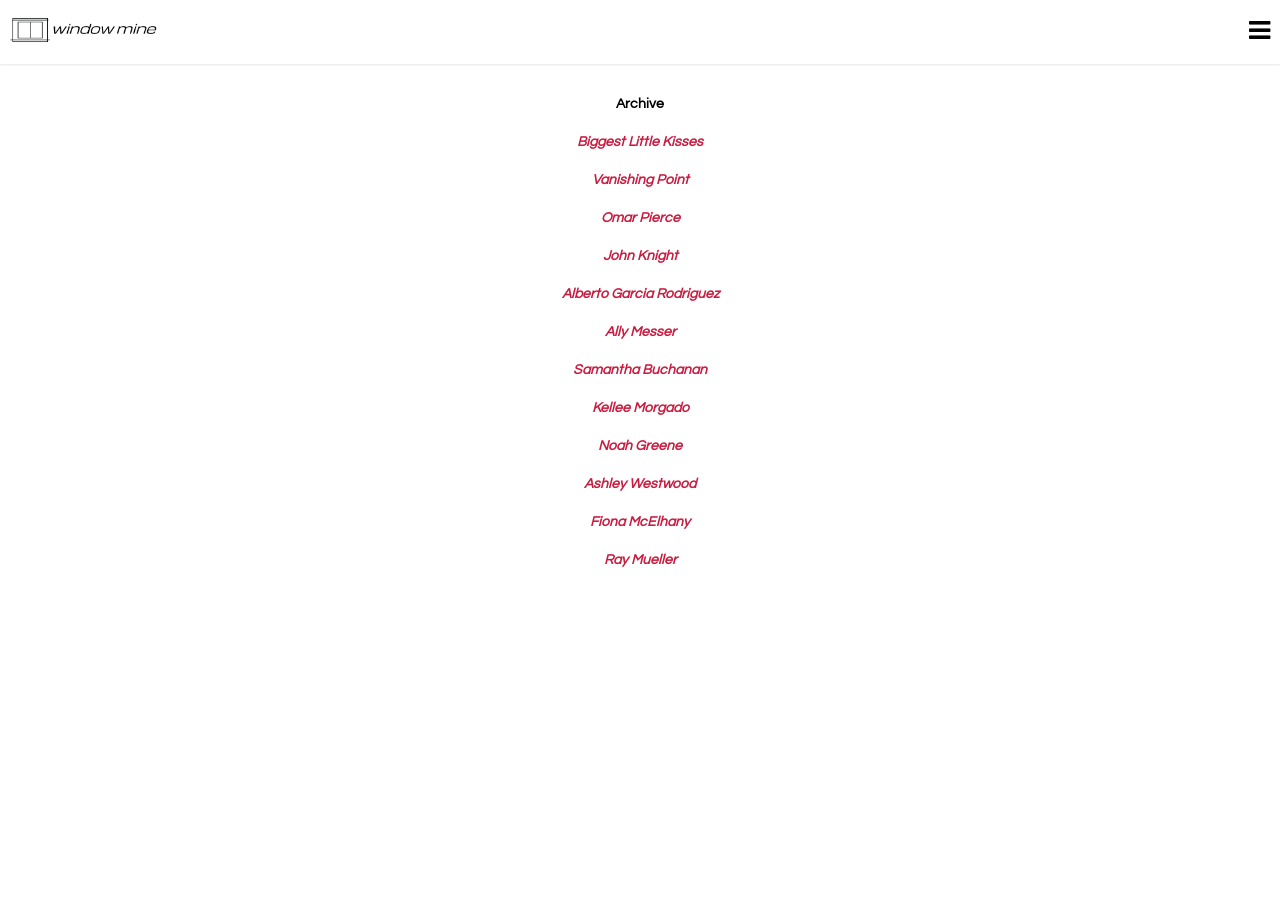
<file: index.html>
<!DOCTYPE html>
<html lang="en">

<head>
    <meta charset="UTF-8">
    <meta http-equiv="X-UA-Compatible" content="ie=edge">
    <meta name="viewport" content="width=device-width, initial-scale=1.0">
    <meta name="google-site-verification" content="oMZpQR2iHzpkp_w4oYZMWmBiq17k3lLuMOHi9qFurok" />
    <title>window mine</title>
    <link rel="shortcut icon" href="images/favicon.jpg">
<link rel="stylesheet" href="https://cdnjs.cloudflare.com/ajax/libs/font-awesome/4.7.0/css/font-awesome.min.css">
<link rel="stylesheet" href="shared.css">
</head>
<body>

<!-- Simulate a smartphone / tablet -->
<div class="main-header">

  <div id="mySidenav" class="sidenav">
    <a href="javascript:void(0)" class="closebtn" onclick="closeNav()">&times;</a>
    <strong><u><i><a href="#">Archive</a></i></u></strong>
    <a href="biggest-little-kisses">Biggest Little Kisses</a>
    <a href="vanishing-point">Vanishing Point</a>
    <a href="omar-pierce-bygones">Omar Pierce</a>
    <a href="john-knight-fools-paradise">John Knight</a>
    <a href="alberto-garcia-rodriguez-breathing-down-my-neck">Alberto Garcia Rodriguez</a>
    <a href="ally-messer-petals-from-daisies">Ally Messer</a>
    <a href="samantha-buchanan-pigment-figment">Samantha Buchanan</a>
    <a href="kellee-morgado-alter">Kellee Morgado</a>
    <a href="noah-greene-the-house-is-shallow">Noah Greene</a>
    <a href="ashley-westwood-ruination">Ashley Westwood</a>
    <a href="fiona-mcelhany-party">Fiona McElhany</a>
    <a href="ray-mueller-ties-that-bind">Ray Mueller</a>
    <strong><a href="about">About</a></strong>
    <i><a href="mailto:windowmine2020@gmail.com" target="_blank">windowmine2020@gmail.com</a></i>
    <i><a href="https://www.instagram.com/window.mine/" target="_blank">instagram.com/window.mine</a></i>
  </div>

  <!-- Top Navigation Menu -->
  <div class="topnav">
    <a href="https://windowmine.com/" class="active"><img src="images/Window-Mine-Logo.png"></a>
    <a href="javascript:void(0);" class="icon" onclick="openNav()">
      <i class="fa fa-bars"></i>
    </a>
  </div>
</div>

<div class="main">
  <center>
  <h1>Archive</h1>
  <p><a href="biggest-little-kisses">Biggest Little Kisses</a></p>
  <p><a href="vanishing-point">Vanishing Point</a></p>
  <p><a href="omar-pierce-bygones">Omar Pierce</a></p>
  <p><a href="john-knight-fools-paradise">John Knight</a></p>
  <p><a href="alberto-garcia-rodriguez-breathing-down-my-neck">Alberto Garcia Rodriguez</a></p>
  <p><a href="ally-messer-petals-from-daisies">Ally Messer</a></p>
  <p><a href="samantha-buchanan-pigment-figment">Samantha Buchanan</a></p>
  <p><a href="kellee-morgado-alter">Kellee Morgado</a></p>
  <p><a href="noah-greene-the-house-is-shallow">Noah Greene</a></p>
  <p><a href="ashley-westwood-ruination">Ashley Westwood</a></p>
  <p><a href="fiona-mcelhany-party">Fiona McElhany</a></p>
  <p><a href="ray-mueller-ties-that-bind">Ray Mueller</a></p>
  </center>
</div>

<script src="shared.js"></script>

</body>
</html>
</file>
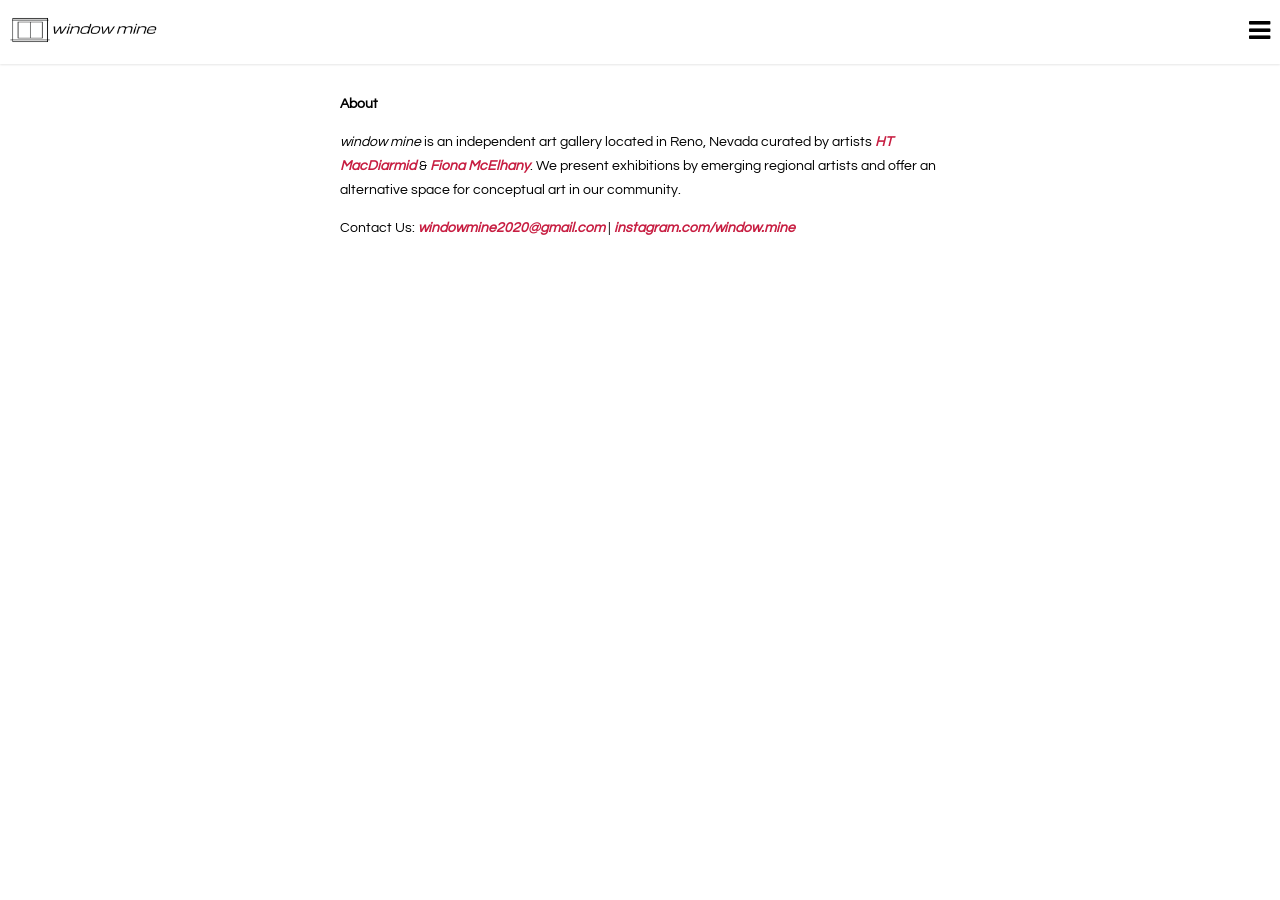
<file: about.html>
<!DOCTYPE html>
<html lang="en">

<head>
    <meta charset="UTF-8">
    <meta http-equiv="X-UA-Compatible" content="ie=edge">
    <meta name="viewport" content="width=device-width, initial-scale=1.0">
    <title>window mine</title>
    <link rel="shortcut icon" href="images/favicon.jpg">
<link rel="stylesheet" href="https://cdnjs.cloudflare.com/ajax/libs/font-awesome/4.7.0/css/font-awesome.min.css">
<link rel="stylesheet" href="shared.css">
</head>
<body>

<!-- Simulate a smartphone / tablet -->
<div class="main-header">

  <div id="mySidenav" class="sidenav">
    <a href="javascript:void(0)" class="closebtn" onclick="closeNav()">&times;</a>
    <strong><u><i><a href="#">Archive</a></i></u></strong>
    <a href="biggest-little-kisses">Biggest Little Kisses</a>
    <a href="vanishing-point">Vanishing Point</a>
    <a href="omar-pierce-bygones">Omar Pierce</a>
    <a href="john-knight-fools-paradise">John Knight</a>
    <a href="alberto-garcia-rodriguez-breathing-down-my-neck">Alberto Garcia Rodriguez</a>
    <a href="ally-messer-petals-from-daisies">Ally Messer</a>
    <a href="samantha-buchanan-pigment-figment">Samantha Buchanan</a>
    <a href="kellee-morgado-alter">Kellee Morgado</a>
    <a href="noah-greene-the-house-is-shallow">Noah Greene</a>
    <a href="ashley-westwood-ruination">Ashley Westwood</a>
    <a href="fiona-mcelhany-party">Fiona McElhany</a>
    <a href="ray-mueller-ties-that-bind">Ray Mueller</a>
    <strong><a href="about">About</a></strong>
    <i><a href="mailto:windowmine2020@gmail.com" target="_blank">windowmine2020@gmail.com</a></i>
    <i><a href="https://www.instagram.com/window.mine/" target="_blank">instagram.com/window.mine</a></i>
  </div>

  <!-- Top Navigation Menu -->
  <div class="topnav">
    <a href="https://windowmine.com/" class="active"><img src="images/Window-Mine-Logo.png"></a>
    <a href="javascript:void(0);" class="icon" onclick="openNav()">
      <i class="fa fa-bars"></i>
    </a>
  </div>
</div>

<div class="main">
  <h1>About</h1>
  <p>
    <i>window mine</i> is an independent art gallery located in Reno, Nevada curated by artists 
    <a href="http://www.morelightnomore.com/" target="_blank">HT MacDiarmid</a> & <a href="http://www.fionamcelhany.com/" target="_blank">Fiona McElhany</a>. 
    We present exhibitions by emerging regional artists and offer an alternative space for conceptual art in our community.
  </p>
  <p>
    Contact Us: <a href="mailto:windowmine2020@gmail.com" target="_blank">windowmine2020@gmail.com</a> | <a href="https://www.instagram.com/window.mine/" target="_blank">instagram.com/window.mine</a>
  </p>
</div>

<script src="shared.js"></script>

</body>
</html>
</file>
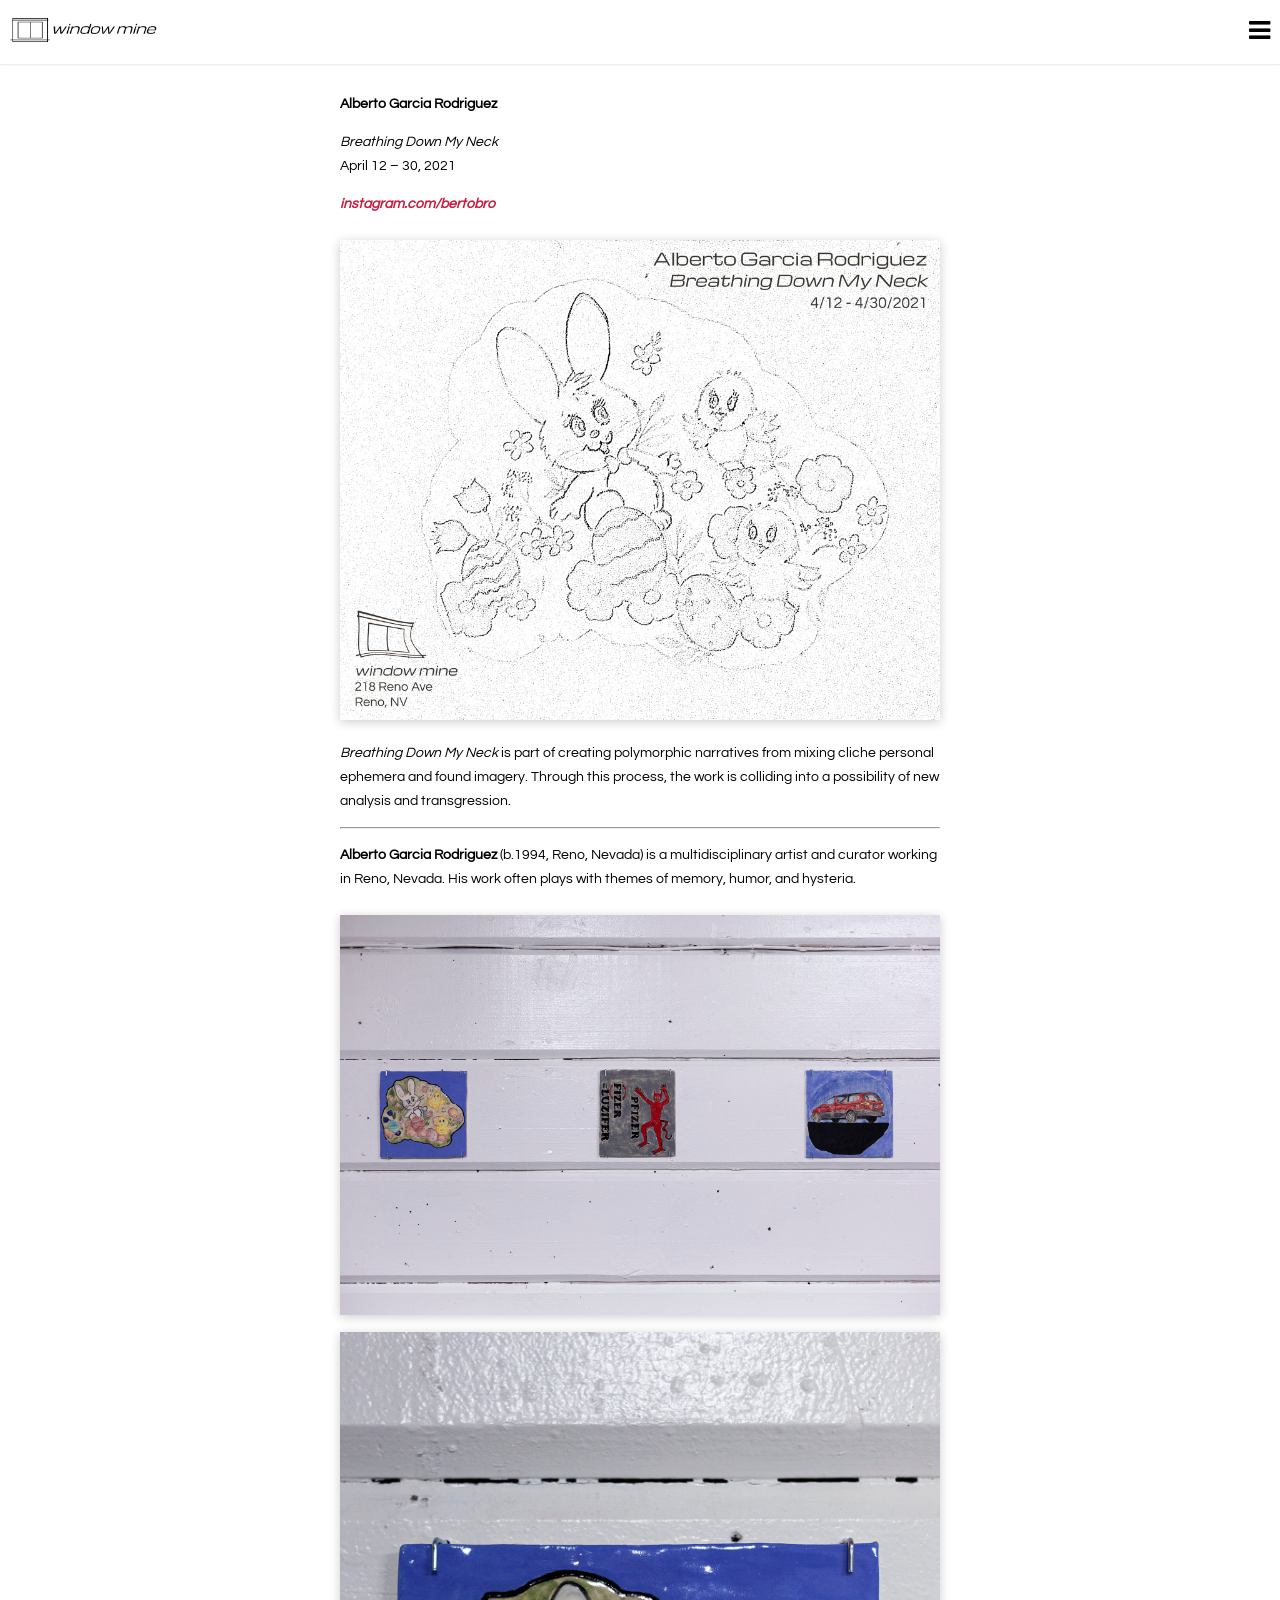
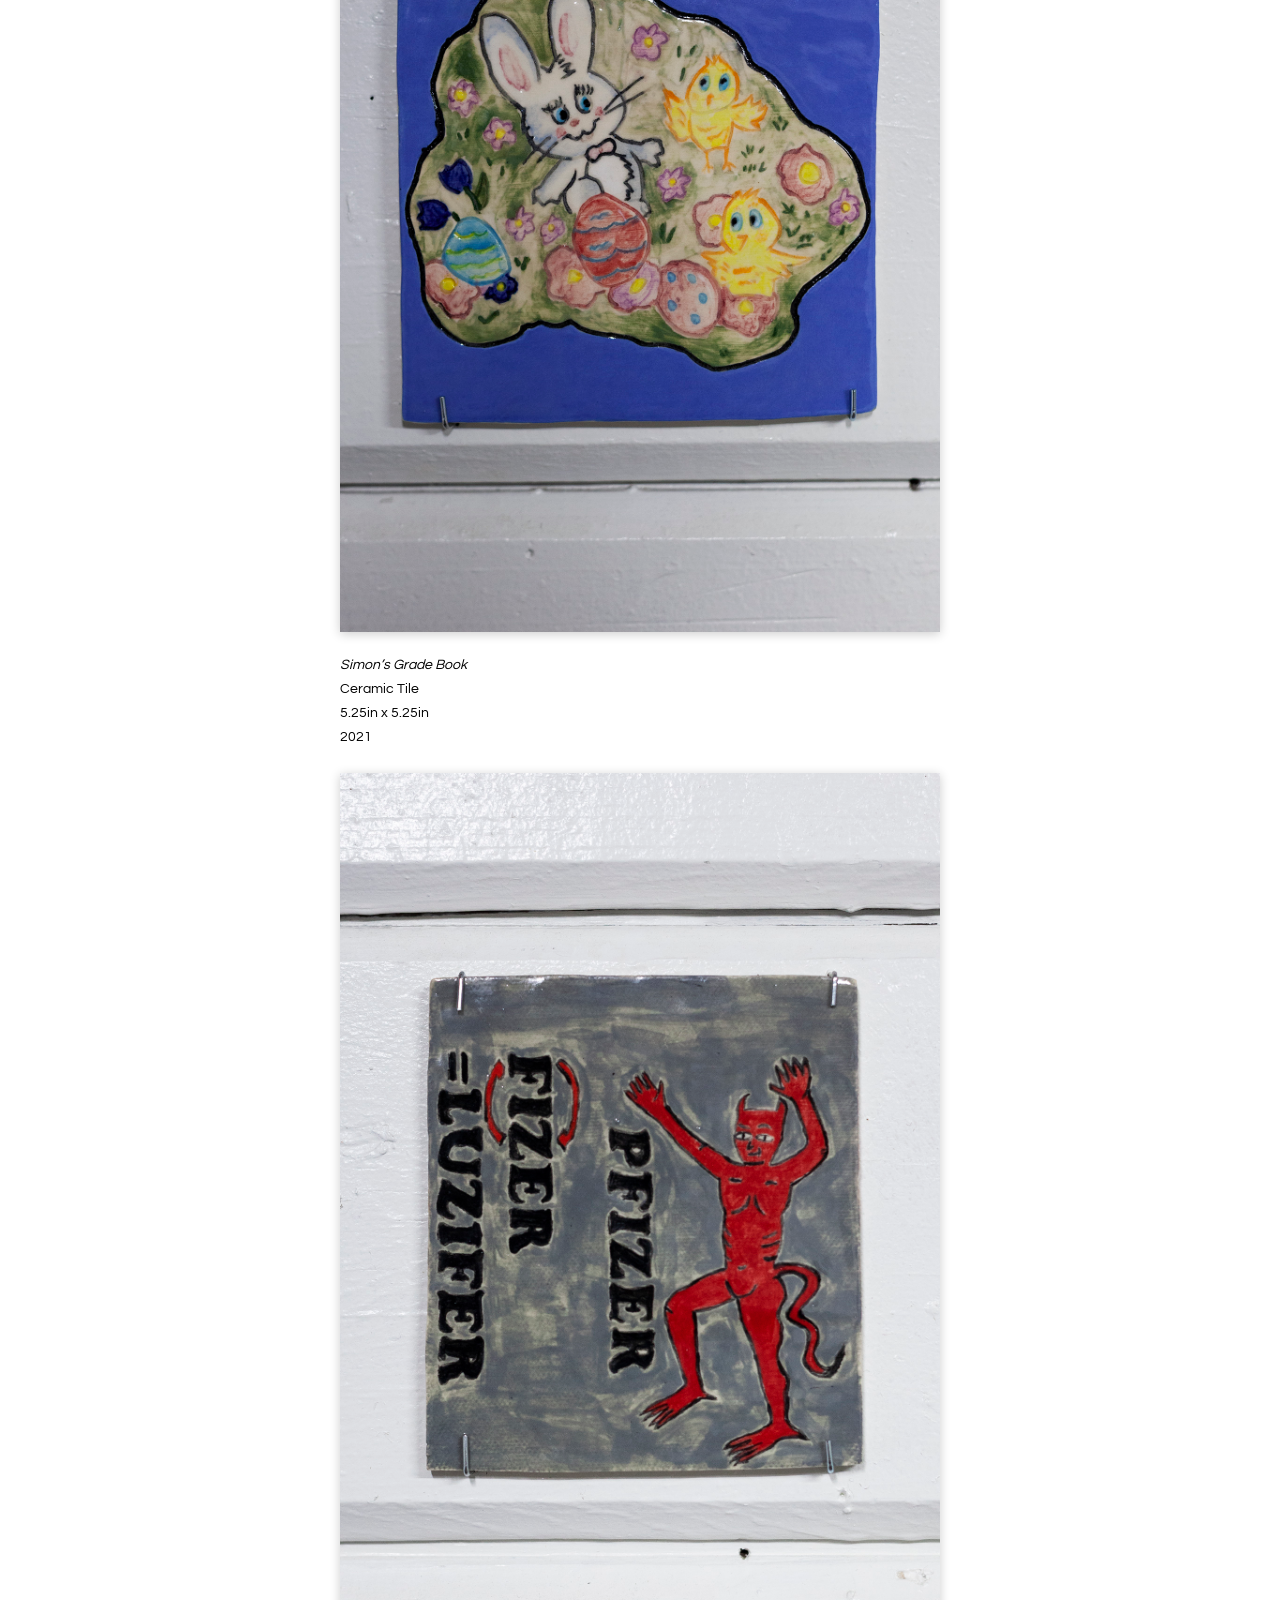
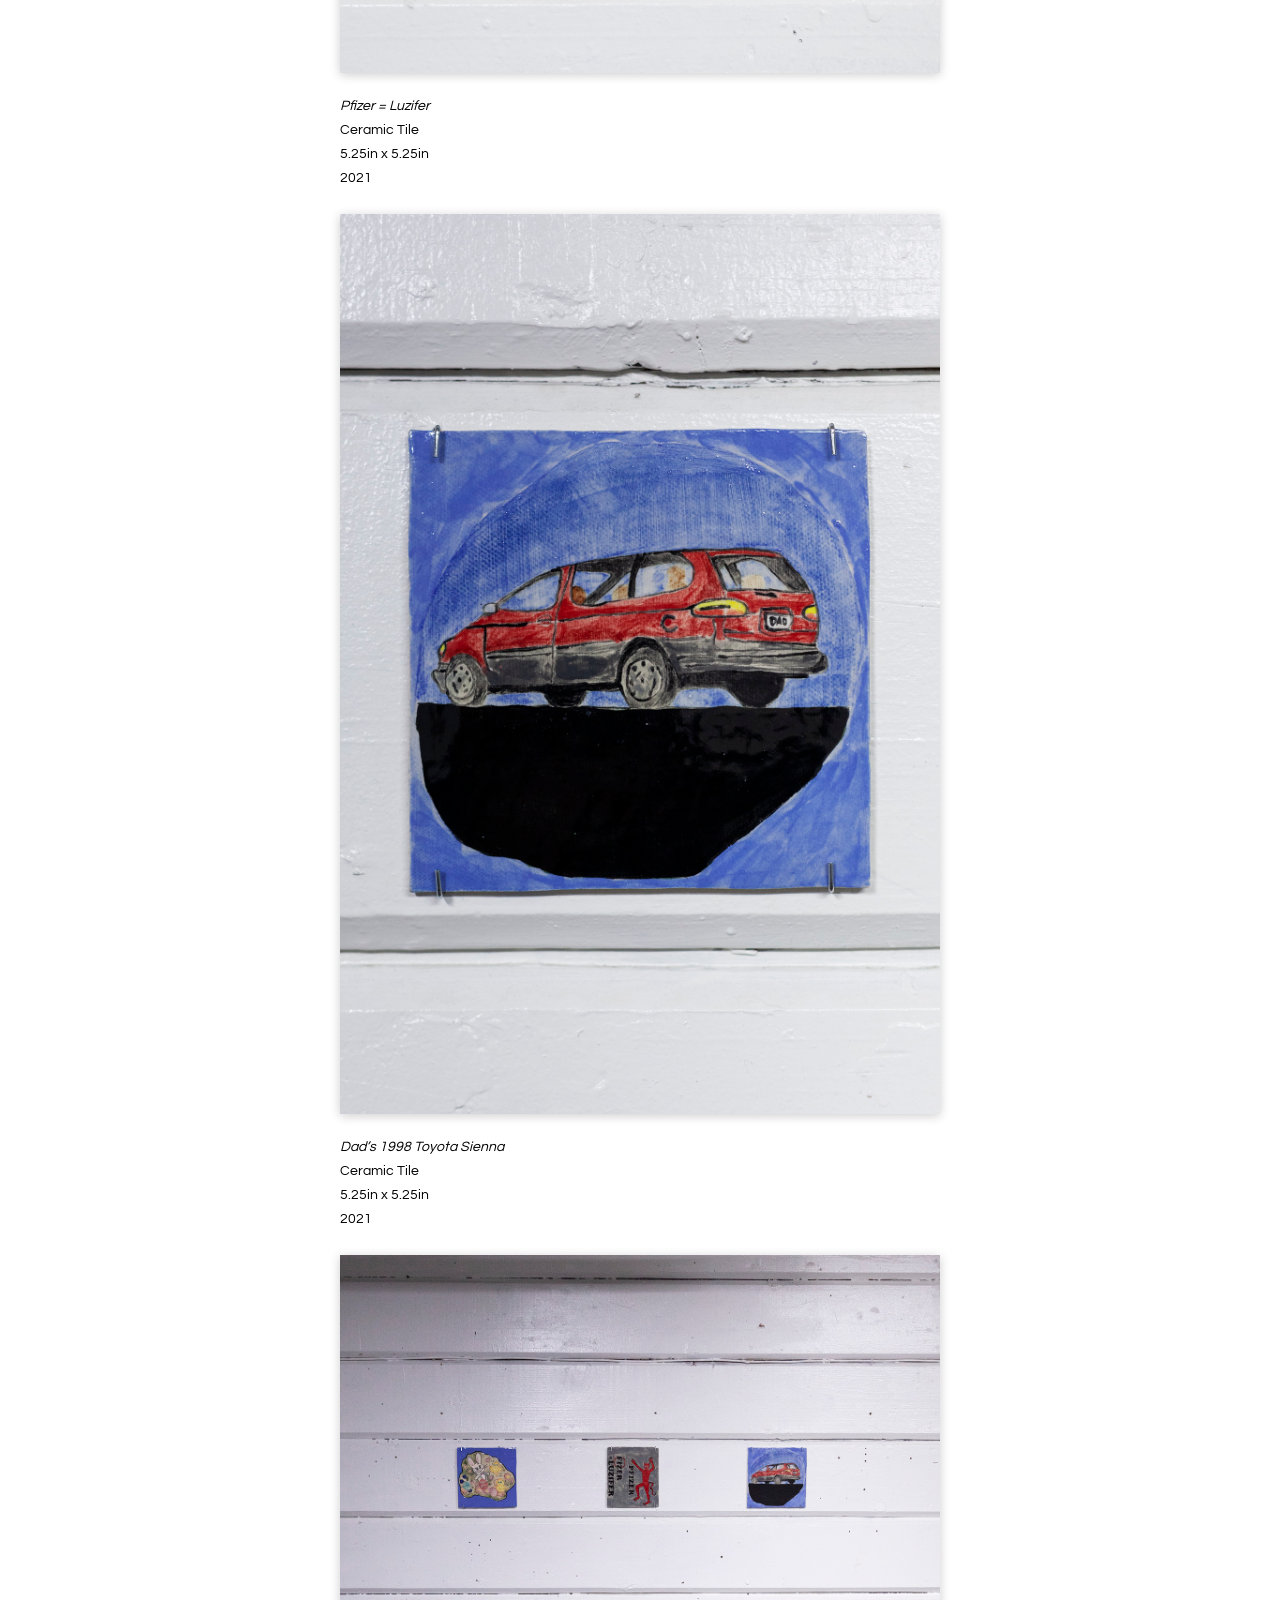
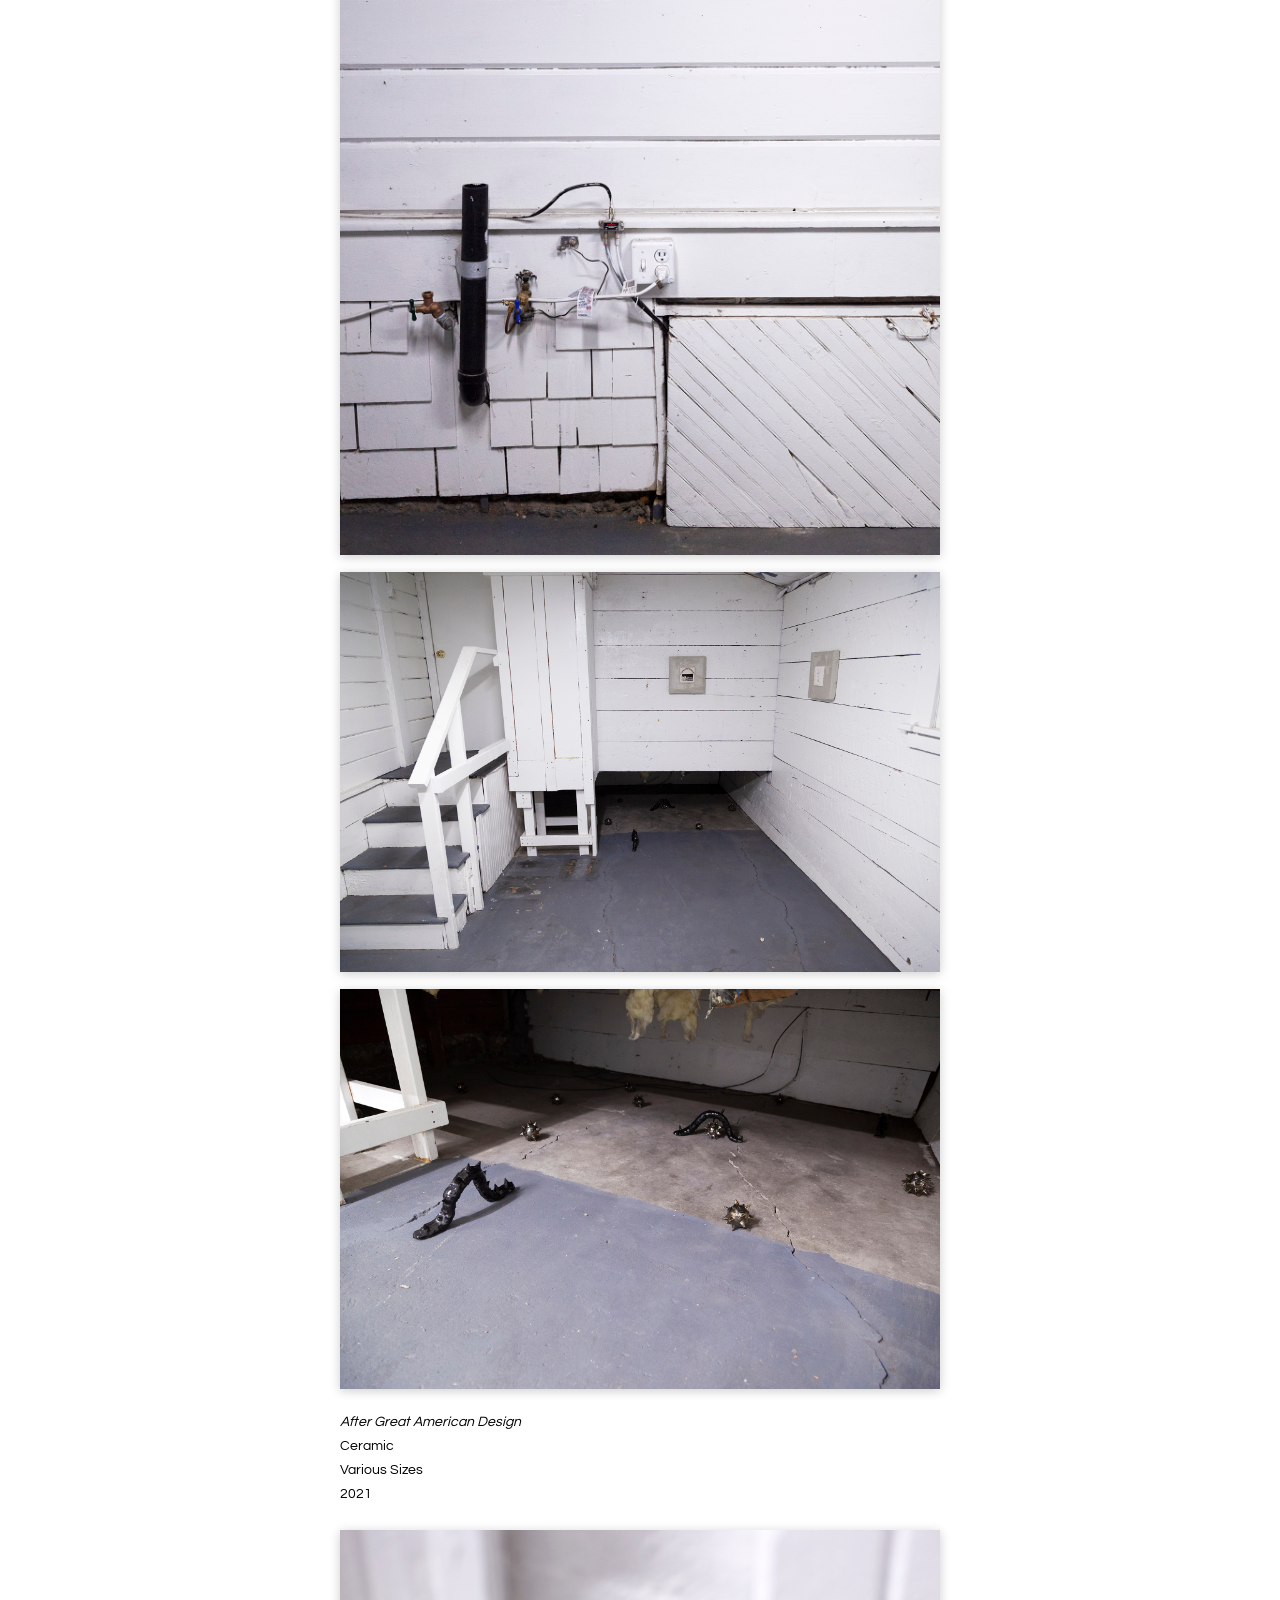
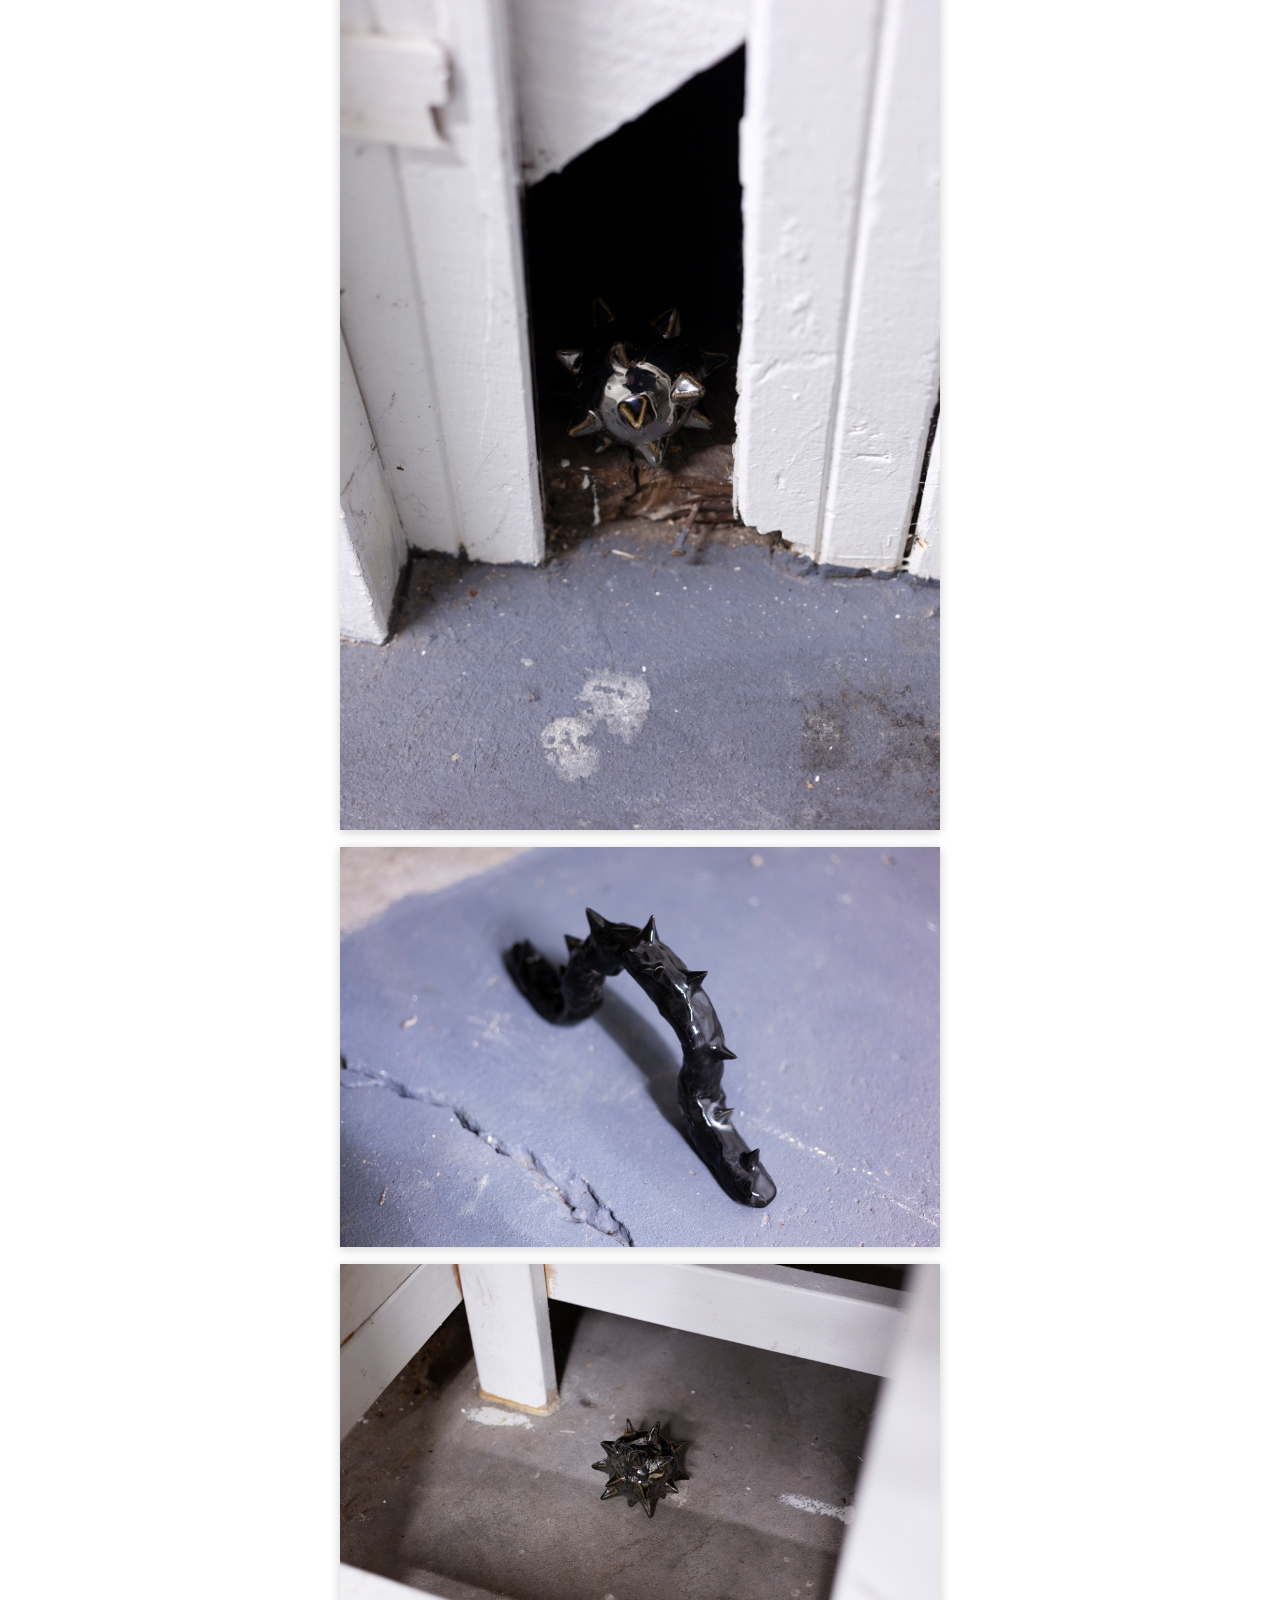
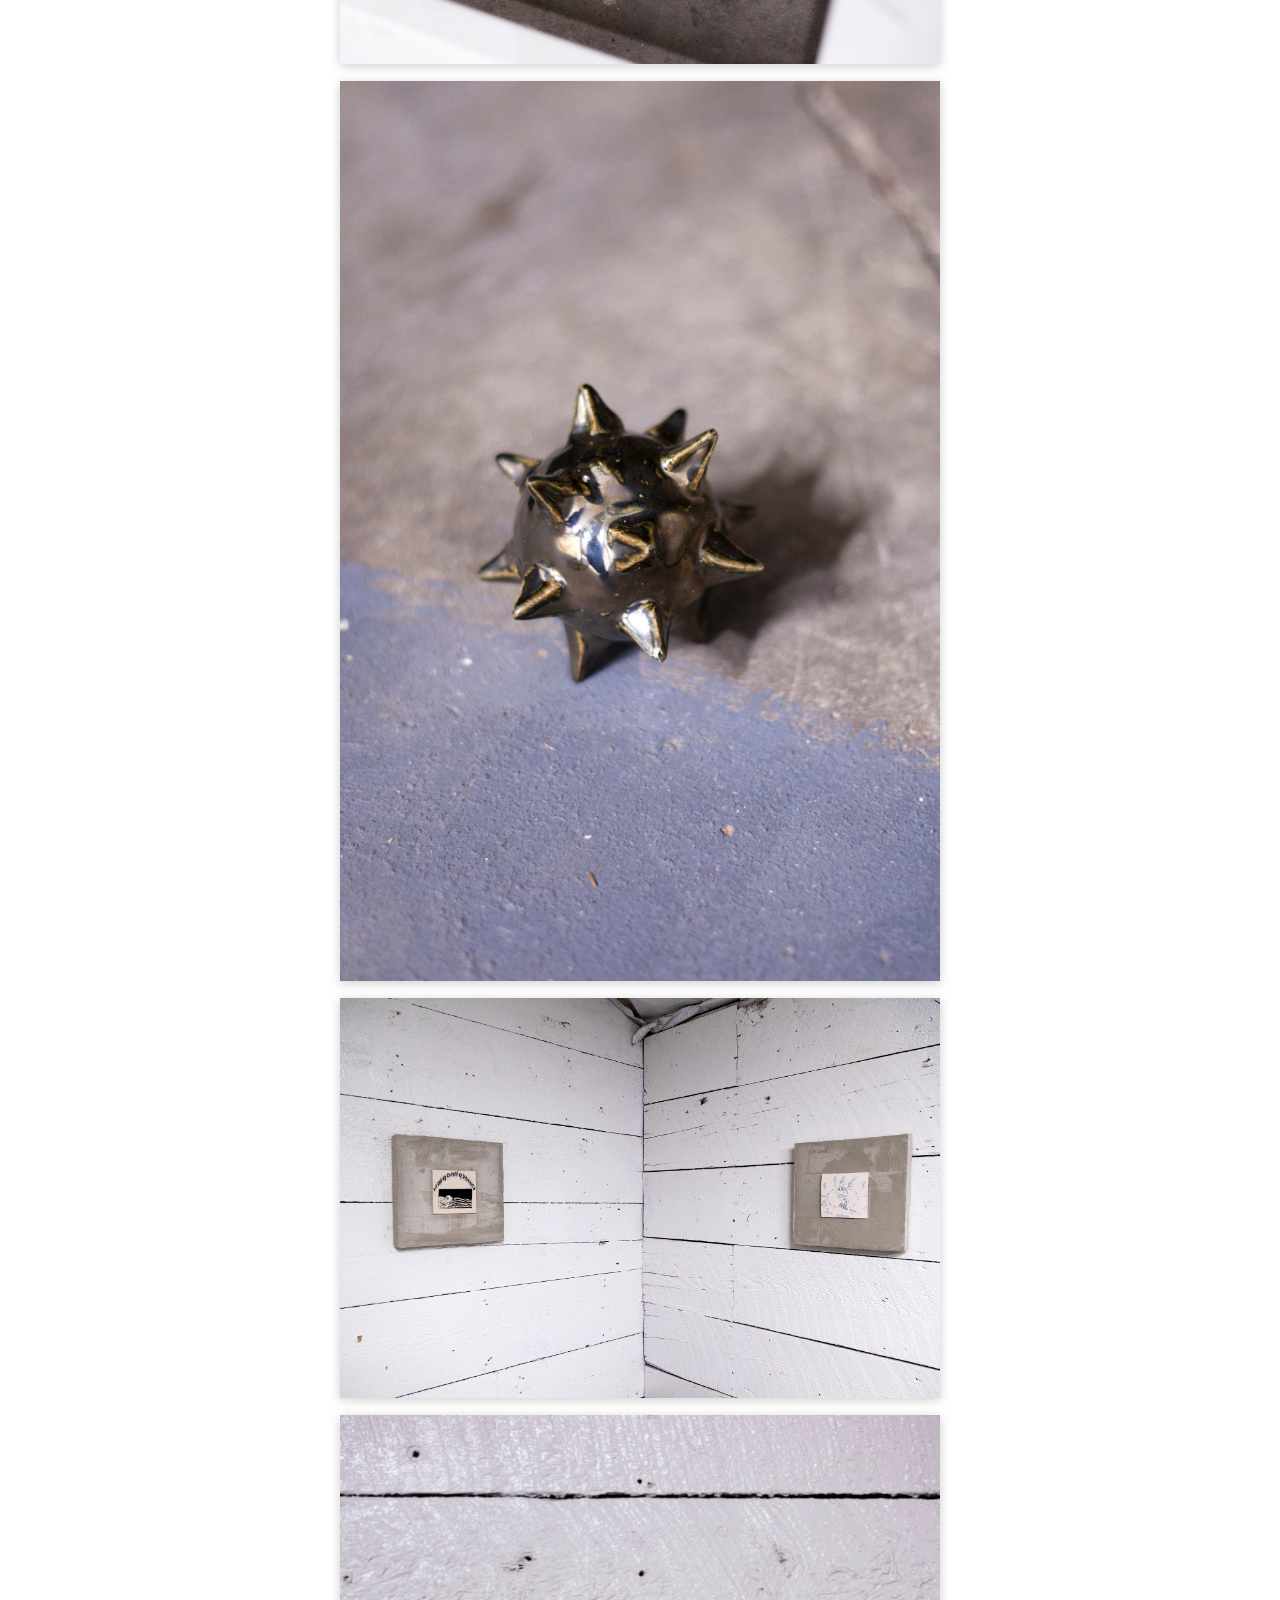
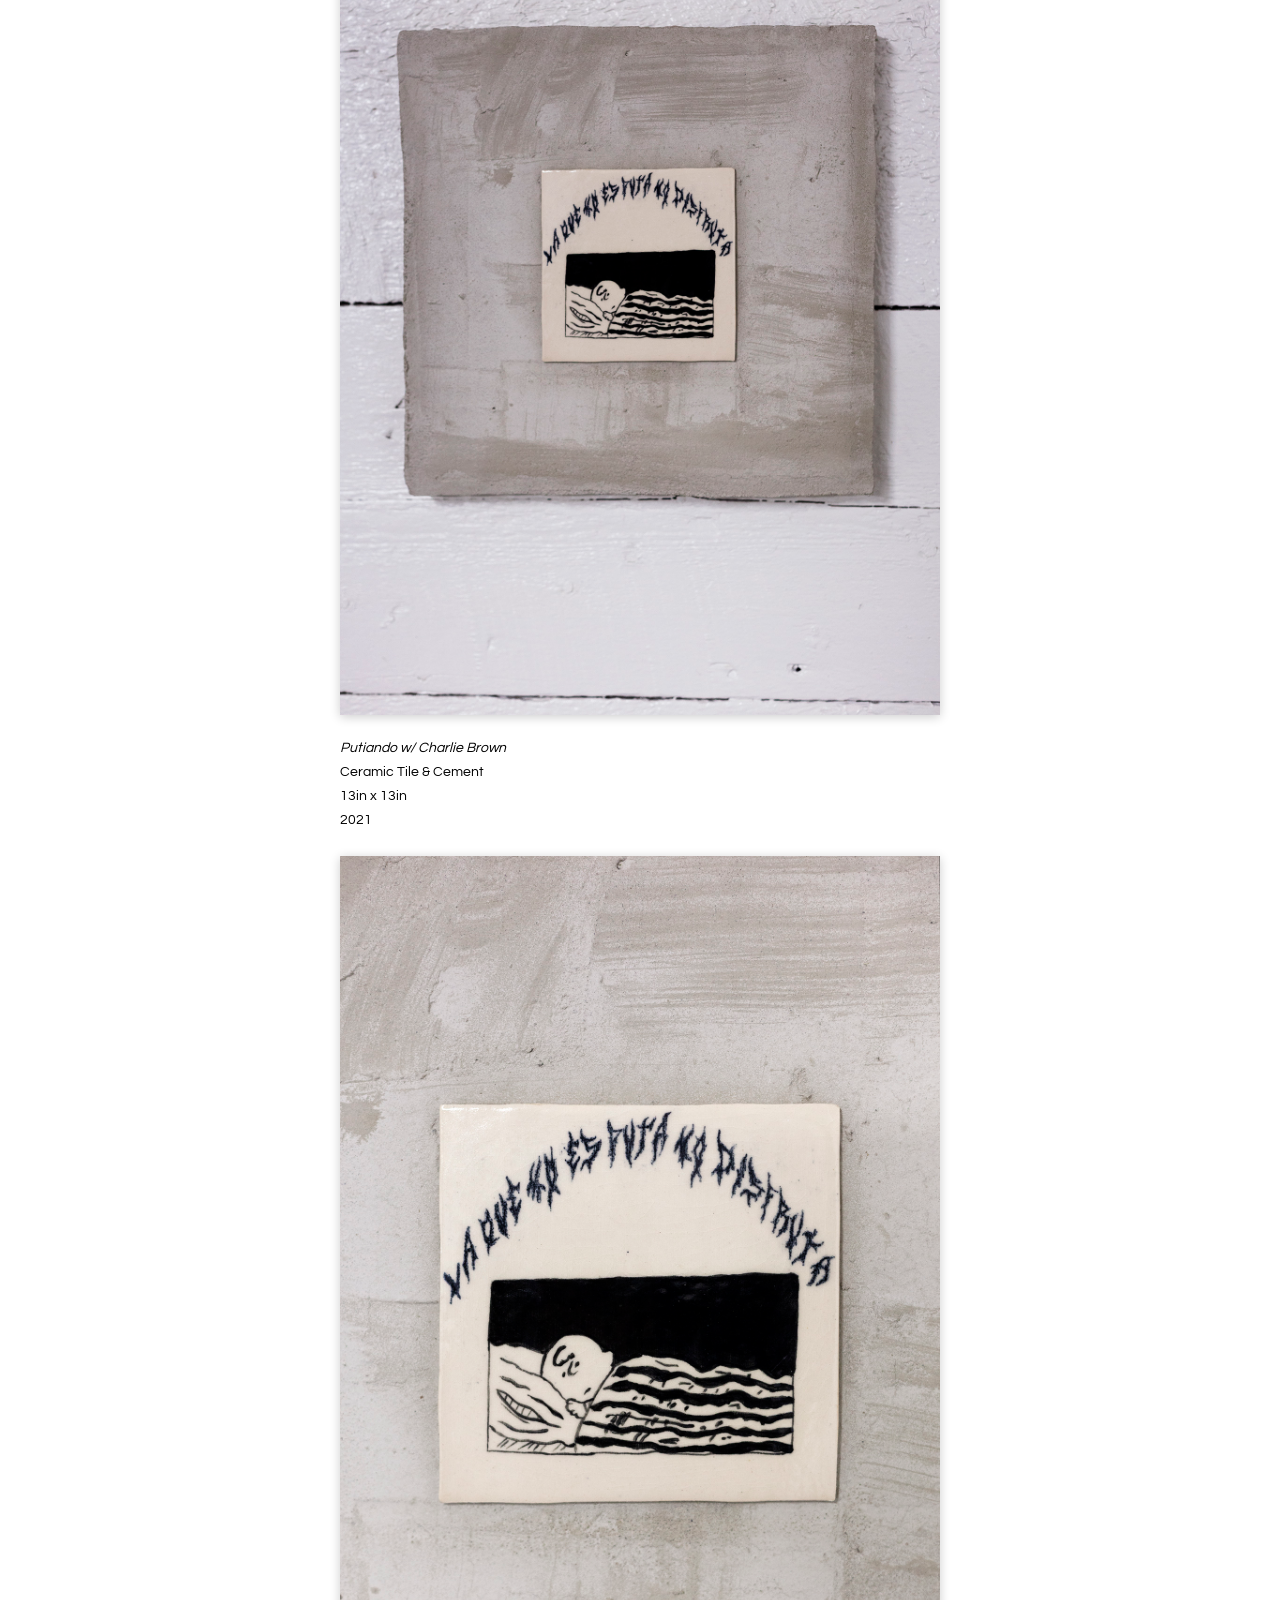
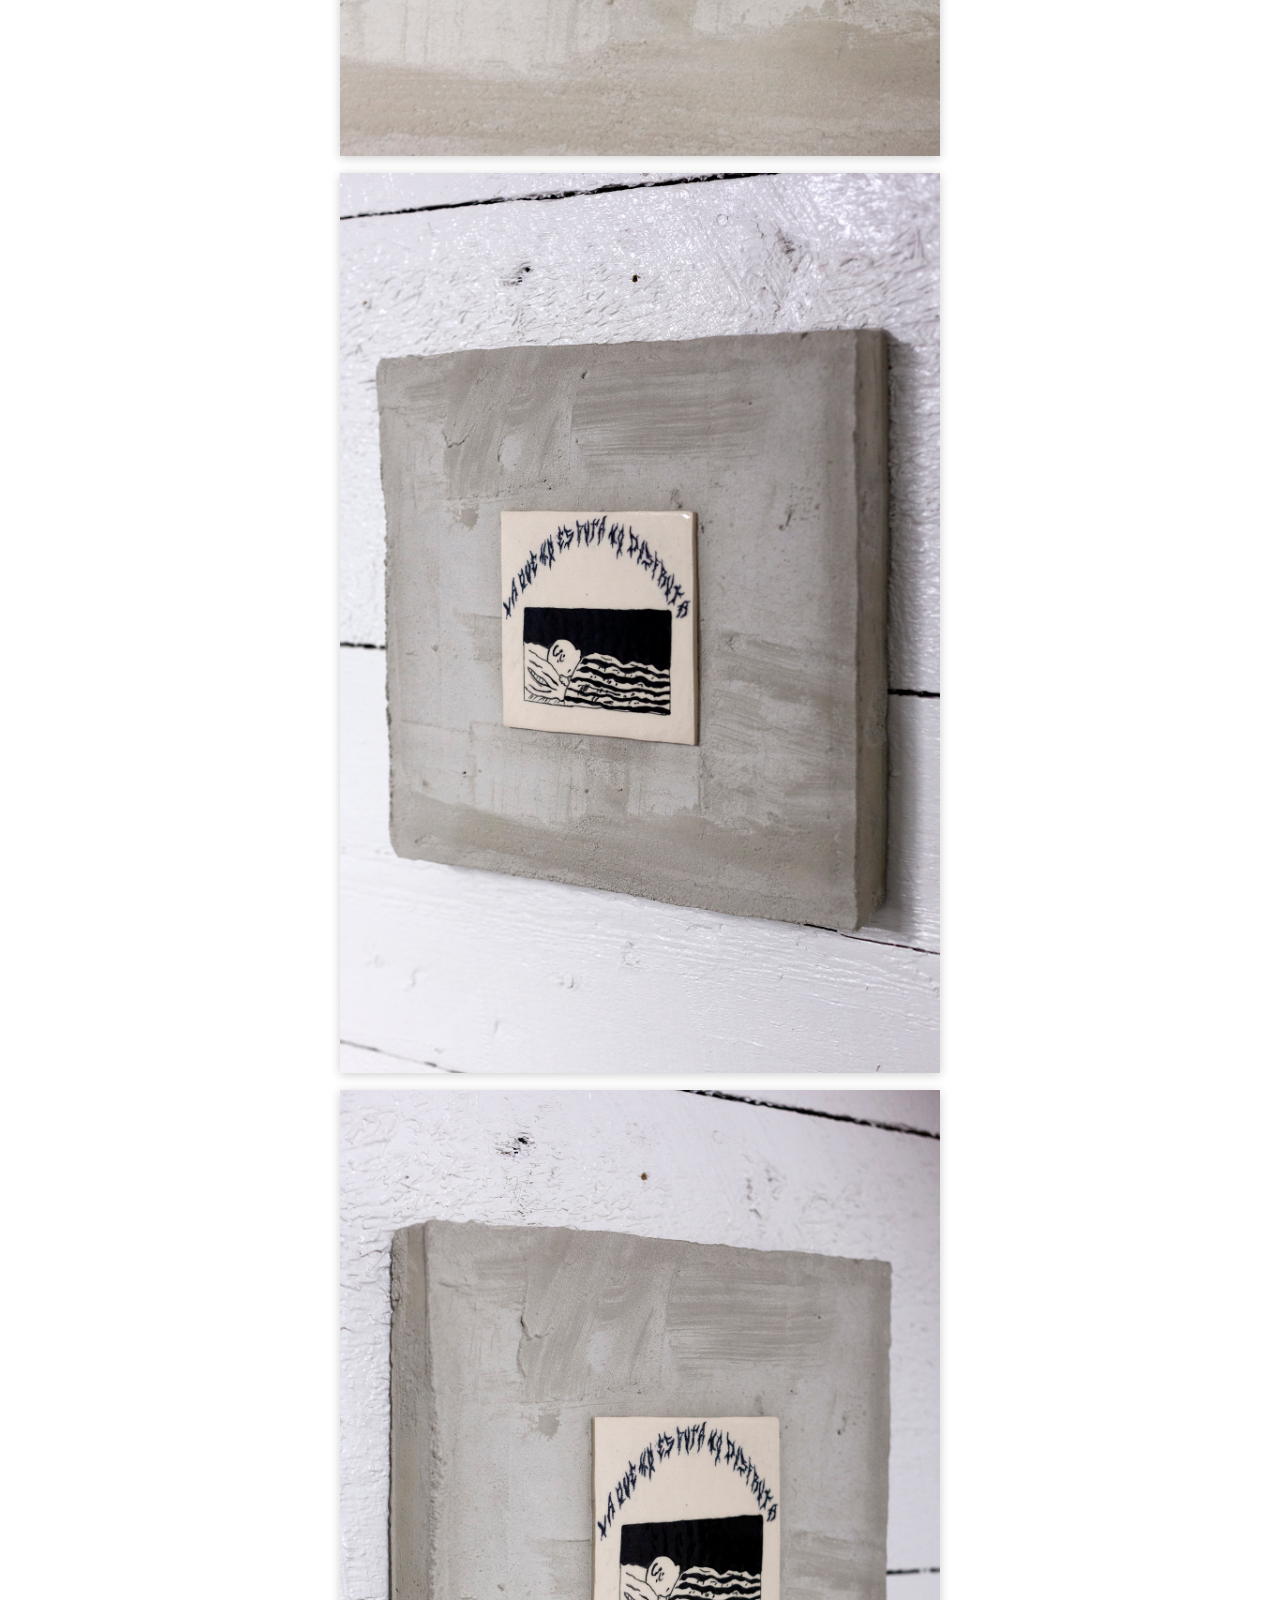
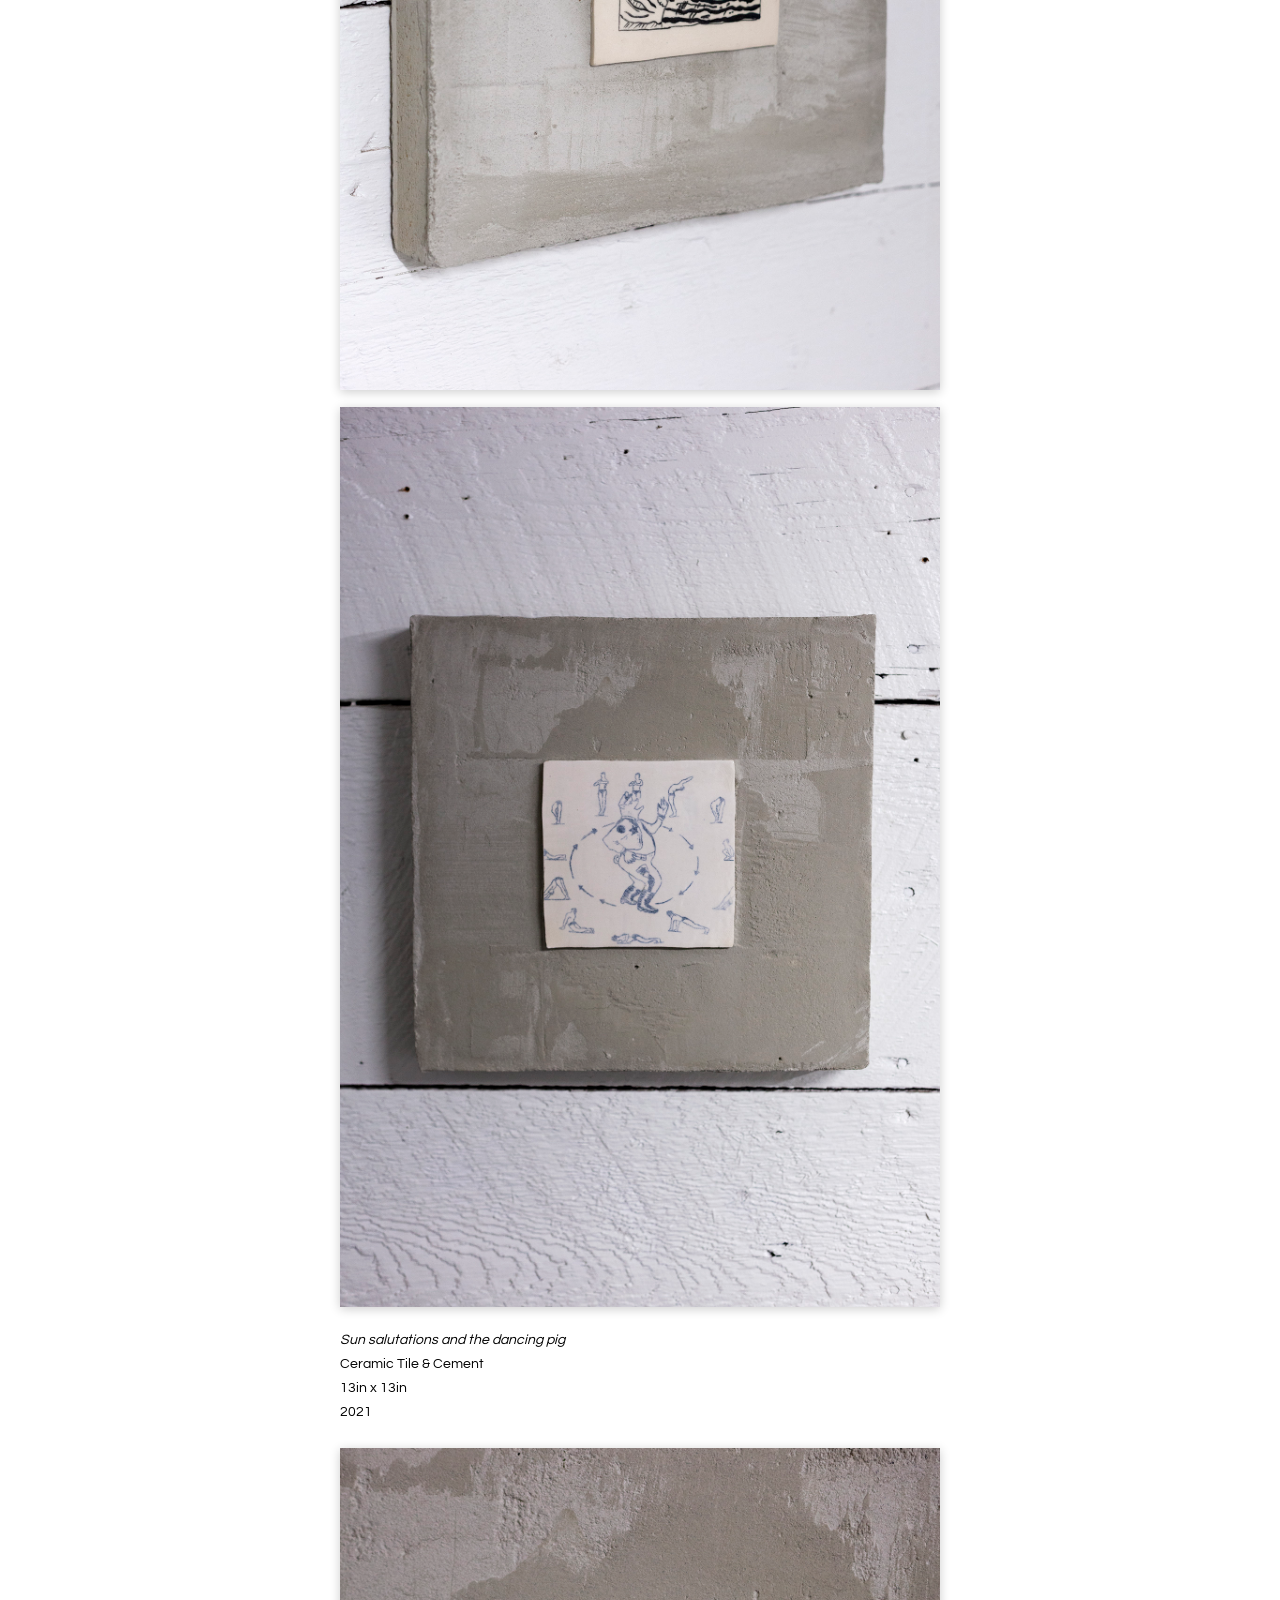
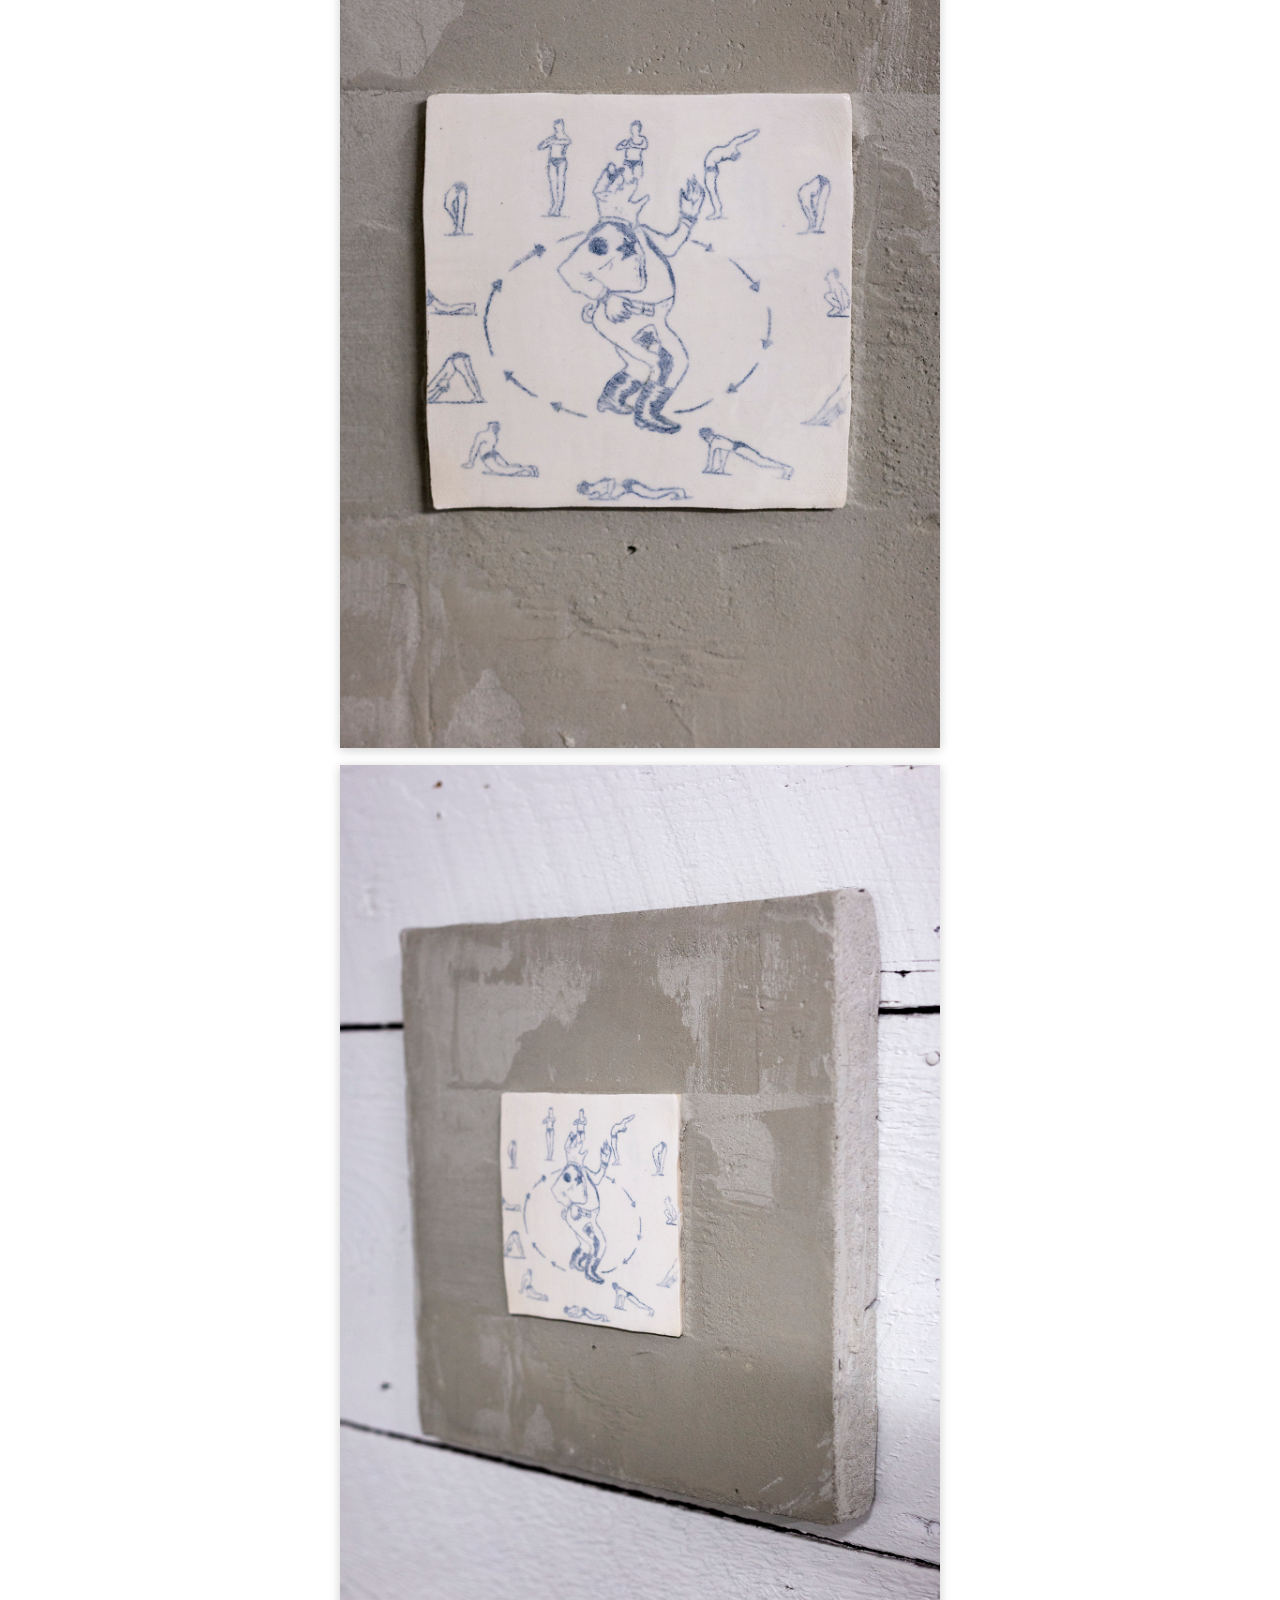
<file: alberto-garcia-rodriguez-breathing-down-my-neck.html>
<!DOCTYPE html>
<html lang="en">

<head>
    <meta charset="UTF-8">
    <meta http-equiv="X-UA-Compatible" content="ie=edge">
    <meta name="viewport" content="width=device-width, initial-scale=1.0">
    <title>window mine</title>
    <link rel="shortcut icon" href="images/favicon.jpg">
<link rel="stylesheet" href="https://cdnjs.cloudflare.com/ajax/libs/font-awesome/4.7.0/css/font-awesome.min.css">
<link rel="stylesheet" href="shared.css">
</head>
<body>

<!-- Simulate a smartphone / tablet -->
<div class="main-header">

  <div id="mySidenav" class="sidenav">
    <a href="javascript:void(0)" class="closebtn" onclick="closeNav()">&times;</a>
    <strong><u><i><a href="#">Archive</a></i></u></strong>
    <a href="biggest-little-kisses">Biggest Little Kisses</a>
    <a href="vanishing-point">Vanishing Point</a>
    <a href="omar-pierce-bygones">Omar Pierce</a>
    <a href="john-knight-fools-paradise">John Knight</a>
    <a href="alberto-garcia-rodriguez-breathing-down-my-neck">Alberto Garcia Rodriguez</a>
    <a href="ally-messer-petals-from-daisies">Ally Messer</a>
    <a href="samantha-buchanan-pigment-figment">Samantha Buchanan</a>
    <a href="kellee-morgado-alter">Kellee Morgado</a>
    <a href="noah-greene-the-house-is-shallow">Noah Greene</a>
    <a href="ashley-westwood-ruination">Ashley Westwood</a>
    <a href="fiona-mcelhany-party">Fiona McElhany</a>
    <a href="ray-mueller-ties-that-bind">Ray Mueller</a>
    <strong><a href="about">About</a></strong>
    <i><a href="mailto:windowmine2020@gmail.com" target="_blank">windowmine2020@gmail.com</a></i>
    <i><a href="https://www.instagram.com/window.mine/" target="_blank">instagram.com/window.mine</a></i>
  </div>

  <!-- Top Navigation Menu -->
  <div class="topnav">
    <a href="https://windowmine.com/" class="active"><img src="images/Window-Mine-Logo.png"></a>
    <a href="javascript:void(0);" class="icon" onclick="openNav()">
      <i class="fa fa-bars"></i>
    </a>
  </div>
</div>

<div class="main">
  <h1>Alberto Garcia Rodriguez</h1>
  <p><i>Breathing Down My Neck</i><br>April 12 – 30, 2021</p>
  <p><a href="https://www.instagram.com/bertobro/" target="_blank">instagram.com/bertobro</a></p>
  <img class="myImg" src="images/window mine - Alberto Garcia Rodriguez - Breathing Down My Neck - Flyer.jpg">
  <p>
    <i>Breathing Down My Neck</i> is part of creating polymorphic narratives from mixing cliche personal ephemera 
    and found imagery. Through this process, the work is colliding into a possibility of new analysis and 
    transgression.
  </p>
 
  <hr>
  <p>
    <strong>Alberto Garcia Rodriguez</strong> (b.1994, Reno, Nevada) is a multidisciplinary artist and curator 
    working in Reno, Nevada. His work often plays with themes of memory, humor, and hysteria.
  </p>
  <img class="myImg" src="images/window mine - Alberto Garcia Rodriguez - Breathing Down My Neck 01.jpg">
  <img class="myImg" src="images/window mine - Alberto Garcia Rodriguez - Breathing Down My Neck 02.jpg">
  <p><i>Simon’s Grade Book</i><br>
    Ceramic Tile<br>
    5.25in x 5.25in<br>
    2021
  </p>
  <img class="myImg" src="images/window mine - Alberto Garcia Rodriguez - Breathing Down My Neck 03.jpg">
  <p><i>Pfizer = Luzifer</i><br>
    Ceramic Tile<br>
    5.25in x 5.25in<br>
    2021
  </p>
  <img class="myImg" src="images/window mine - Alberto Garcia Rodriguez - Breathing Down My Neck 04.jpg">
  <p><i>Dad’s 1998 Toyota Sienna</i><br>
    Ceramic Tile<br>
    5.25in x 5.25in<br>
    2021
  </p>
  <img class="myImg" src="images/window mine - Alberto Garcia Rodriguez - Breathing Down My Neck 05.jpg">
  <img class="myImg" src="images/window mine - Alberto Garcia Rodriguez - Breathing Down My Neck 06.jpg">
  <img class="myImg" src="images/window mine - Alberto Garcia Rodriguez - Breathing Down My Neck 07.jpg">
  <p><i>After Great American Design</i><br>
    Ceramic<br>
    Various Sizes<br>
    2021
  </p>
  <img class="myImg" src="images/window mine - Alberto Garcia Rodriguez - Breathing Down My Neck 08.jpg">
  <img class="myImg" src="images/window mine - Alberto Garcia Rodriguez - Breathing Down My Neck 09.jpg">
  <img class="myImg" src="images/window mine - Alberto Garcia Rodriguez - Breathing Down My Neck 10.jpg">
  <img class="myImg" src="images/window mine - Alberto Garcia Rodriguez - Breathing Down My Neck 11.jpg">
  <img class="myImg" src="images/window mine - Alberto Garcia Rodriguez - Breathing Down My Neck 12.jpg">
  <img class="myImg" src="images/window mine - Alberto Garcia Rodriguez - Breathing Down My Neck 13.jpg">
  <p><i>Putiando w/ Charlie Brown</i><br>
    Ceramic Tile & Cement<br>
    13in x 13in<br>
    2021
  </p>
  <img class="myImg" src="images/window mine - Alberto Garcia Rodriguez - Breathing Down My Neck 14.jpg">
  <img class="myImg" src="images/window mine - Alberto Garcia Rodriguez - Breathing Down My Neck 15.jpg">
  <img class="myImg" src="images/window mine - Alberto Garcia Rodriguez - Breathing Down My Neck 16.jpg">
  <img class="myImg" src="images/window mine - Alberto Garcia Rodriguez - Breathing Down My Neck 17.jpg">
  <p><i>Sun salutations and the dancing pig</i><br>
    Ceramic Tile & Cement<br>
    13in x 13in<br>
    2021
  </p>
  <img class="myImg" src="images/window mine - Alberto Garcia Rodriguez - Breathing Down My Neck 18.jpg">
  <img class="myImg" src="images/window mine - Alberto Garcia Rodriguez - Breathing Down My Neck 19.jpg">
  <img class="myImg" src="images/window mine - Alberto Garcia Rodriguez - Breathing Down My Neck 20.jpg">
  <img class="myImg" src="images/window mine - Alberto Garcia Rodriguez - Breathing Down My Neck 21.jpg">
  <img class="myImg" src="images/window mine - Alberto Garcia Rodriguez - Breathing Down My Neck 22.jpg">
  <p><i>They talk about me</i><br>
    Ceramic Tile & Cement<br>
    13in x 13in<br>
    2021
  </p>
  <img class="myImg" src="images/window mine - Alberto Garcia Rodriguez - Breathing Down My Neck 23.jpg">
  <img class="myImg" src="images/window mine - Alberto Garcia Rodriguez - Breathing Down My Neck 24.jpg">
  <img class="myImg" src="images/window mine - Alberto Garcia Rodriguez - Breathing Down My Neck 25.jpg">
  <img class="myImg" src="images/window mine - Alberto Garcia Rodriguez - Breathing Down My Neck 26.jpg">
</div>

<!-- The Modal -->
<div id="myModal" class="modal">
  <span class="close">&times;</span>
  <img class="modal-content" id="img01">
  <!-- <div id="caption"></div> -->
</div>

<script src="shared.js"></script>

</body>
</html>
</file>
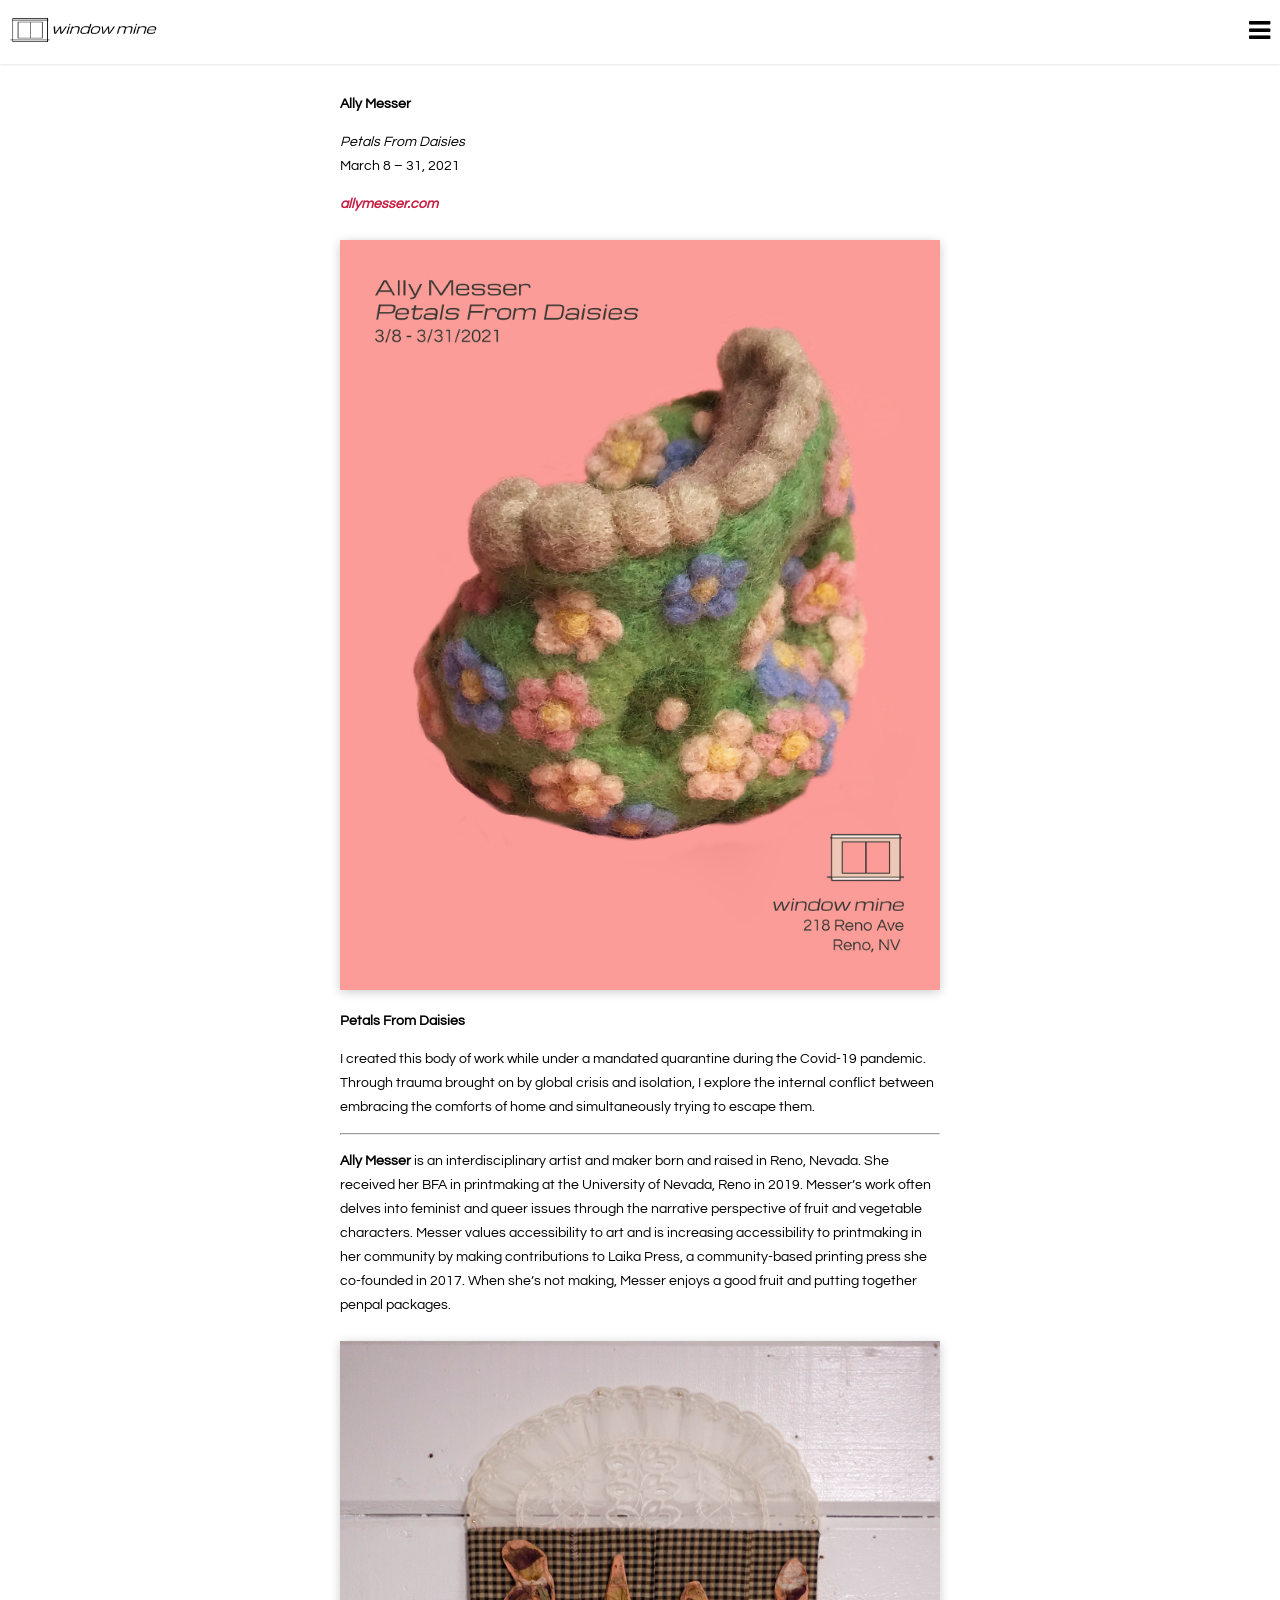
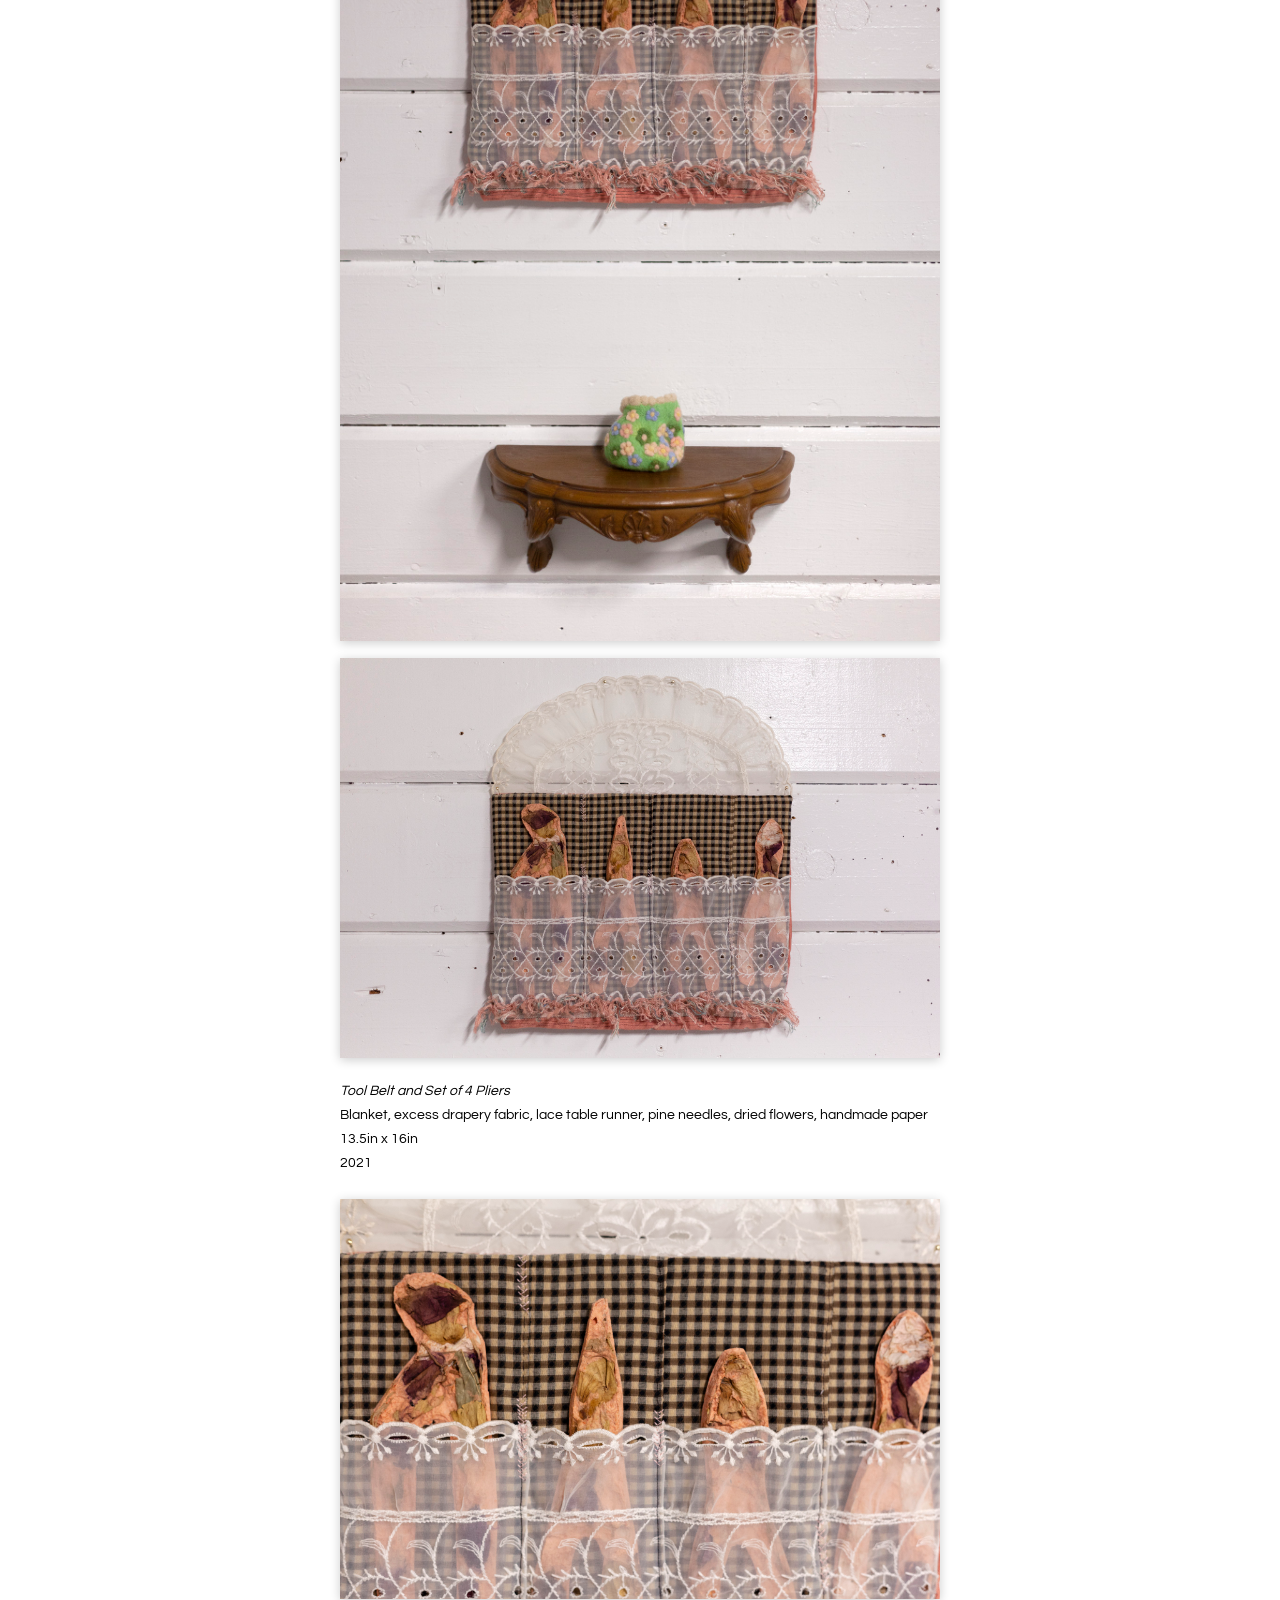
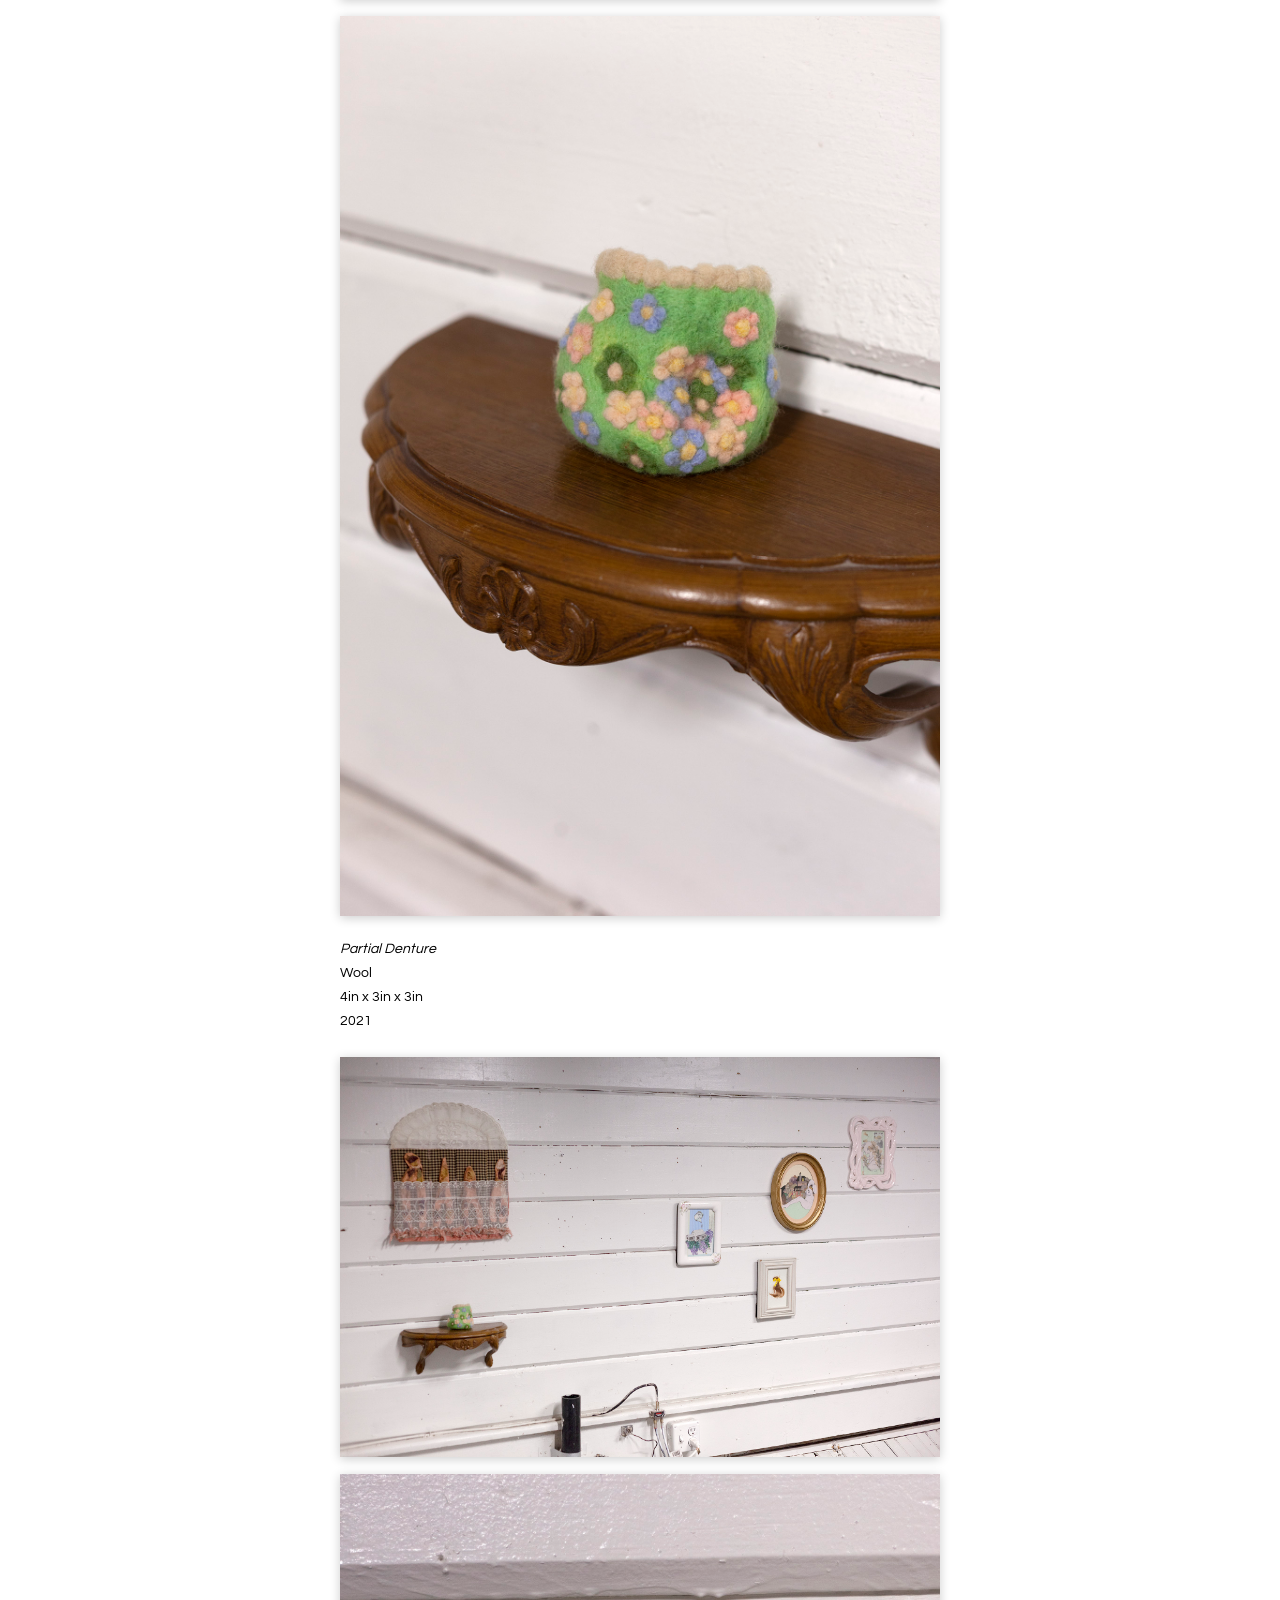
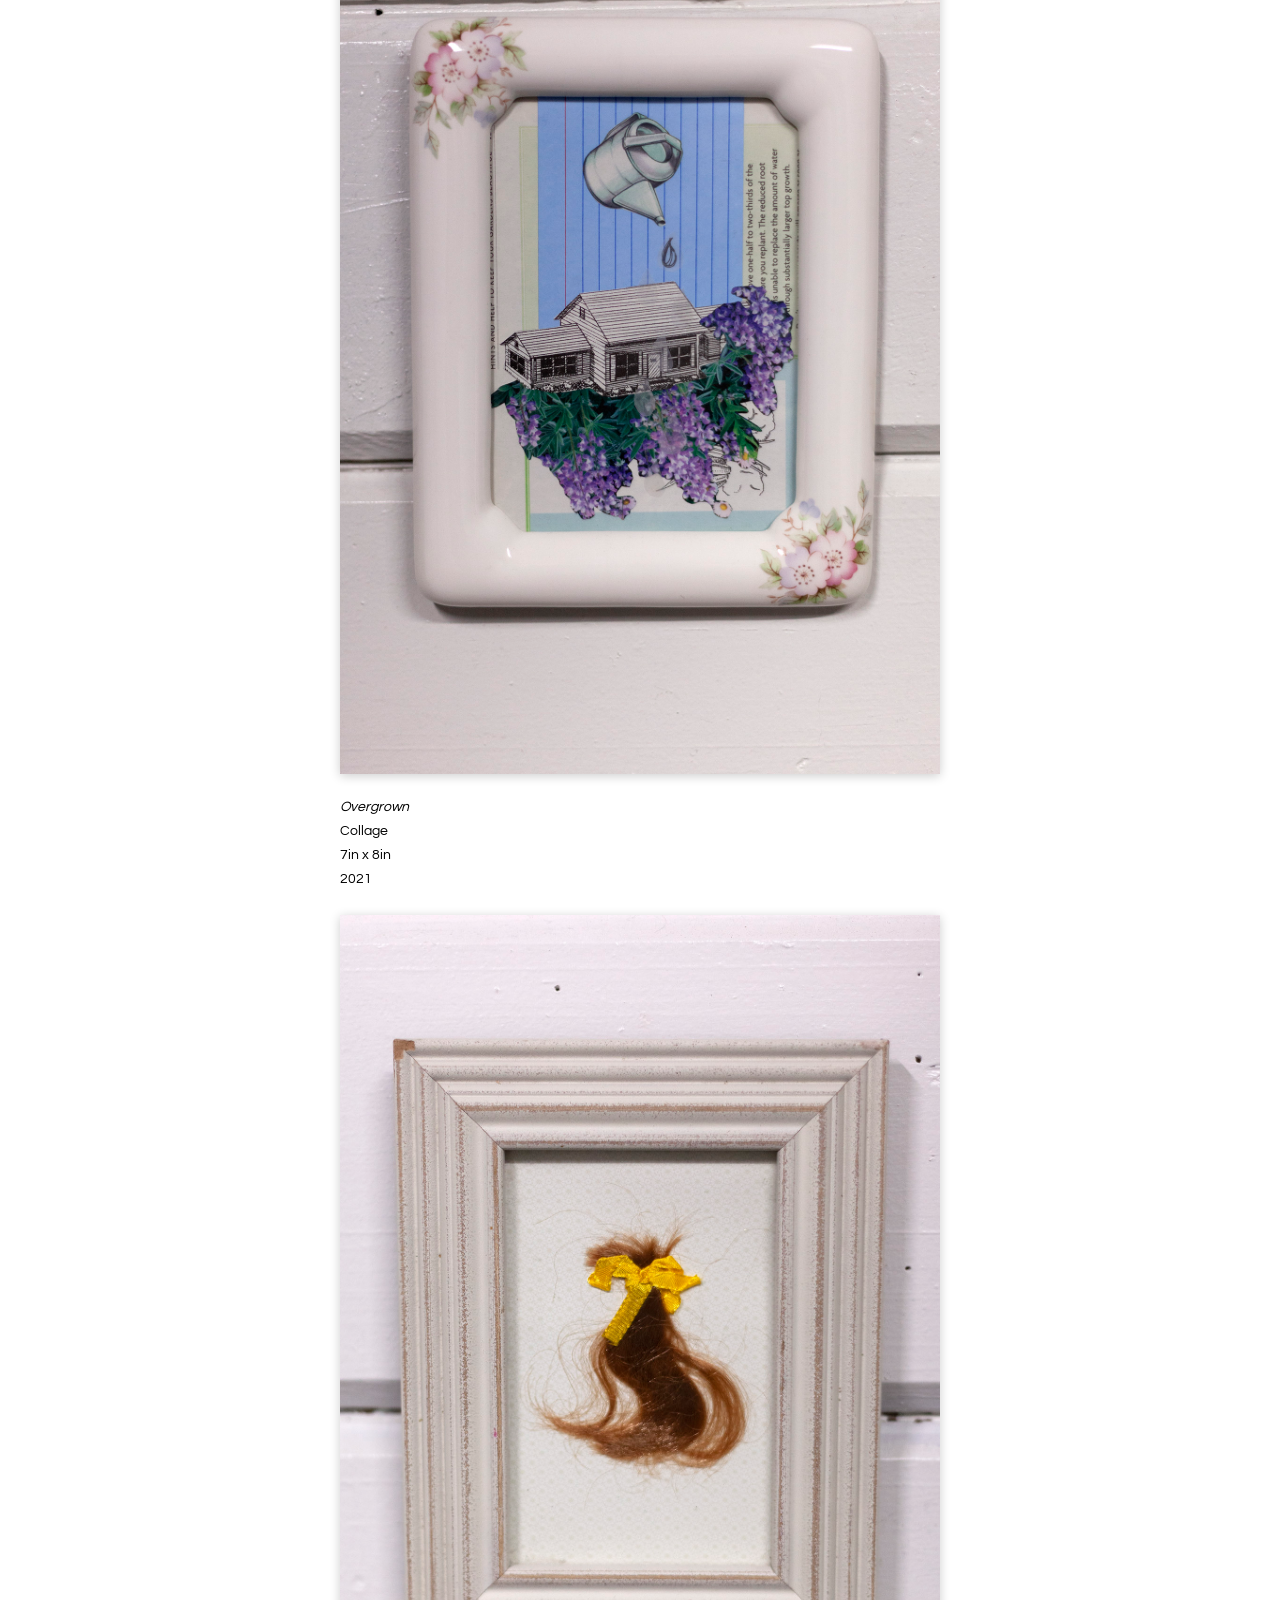
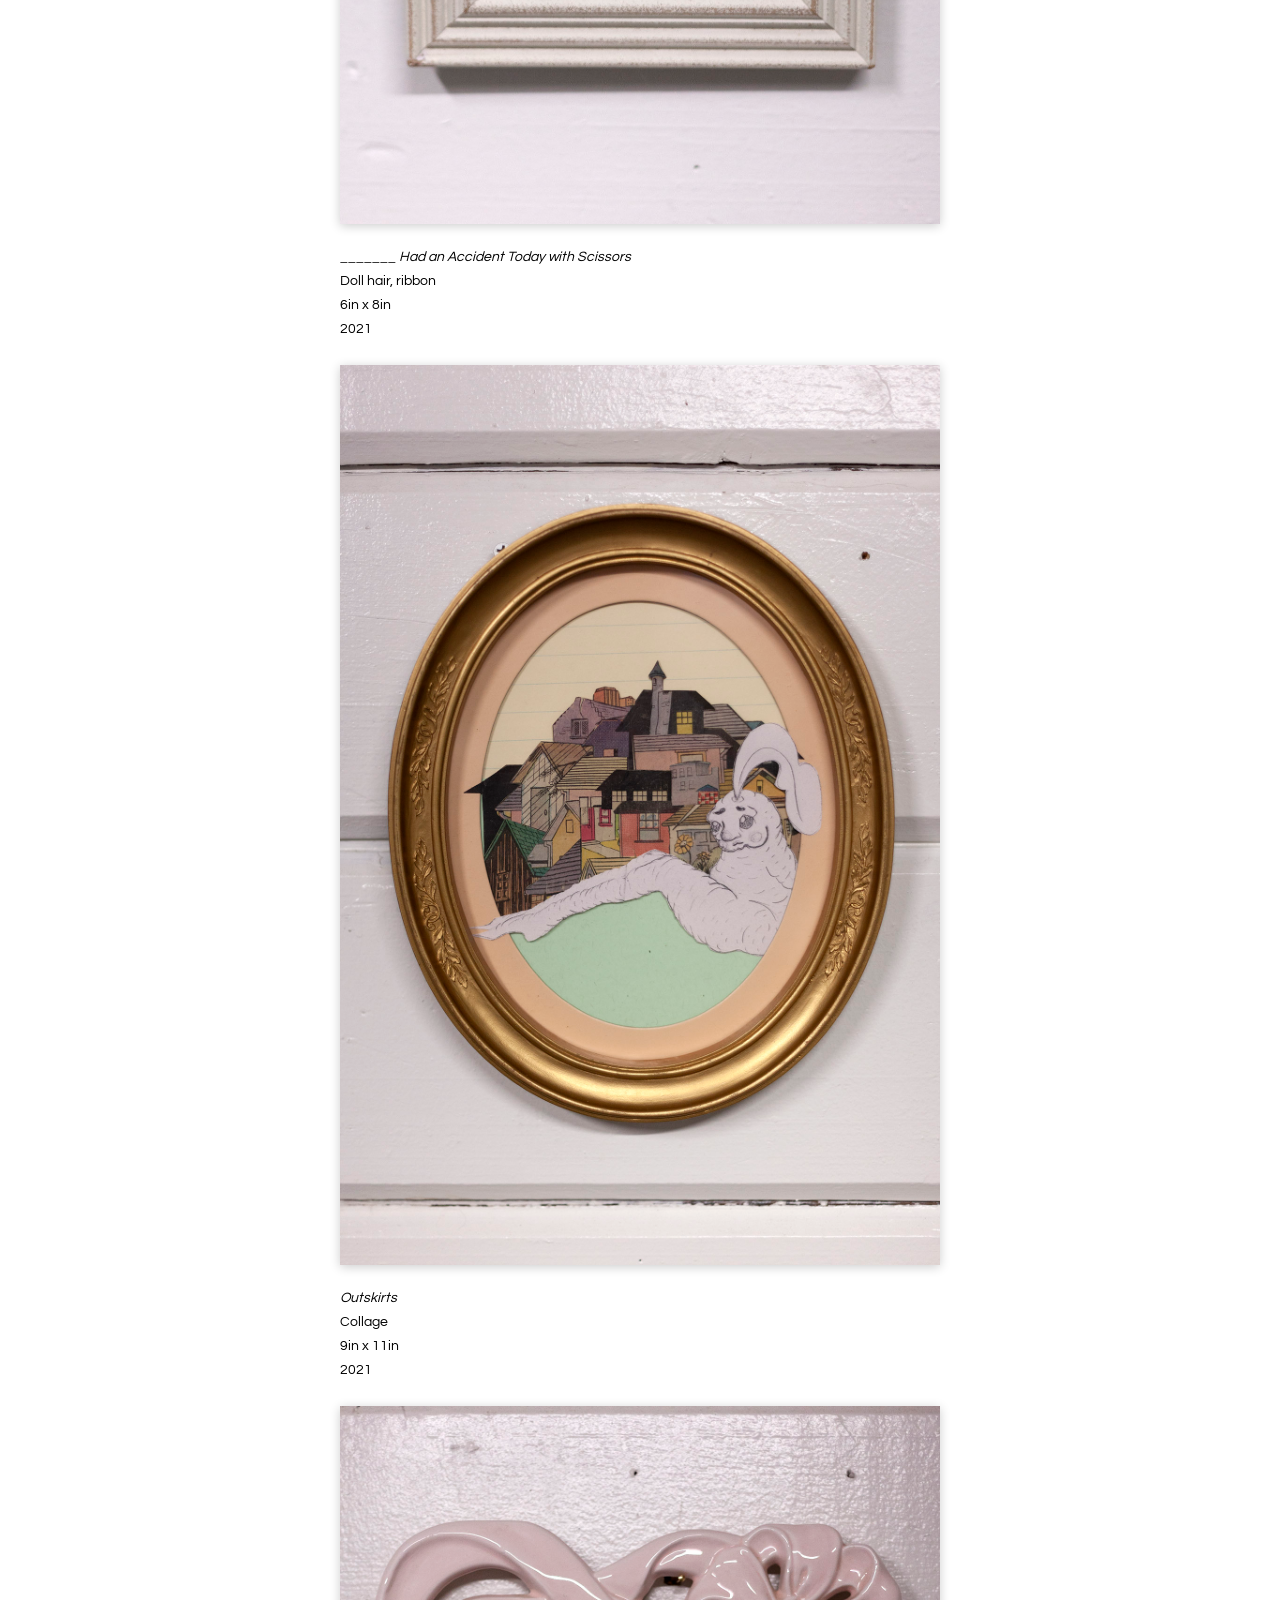
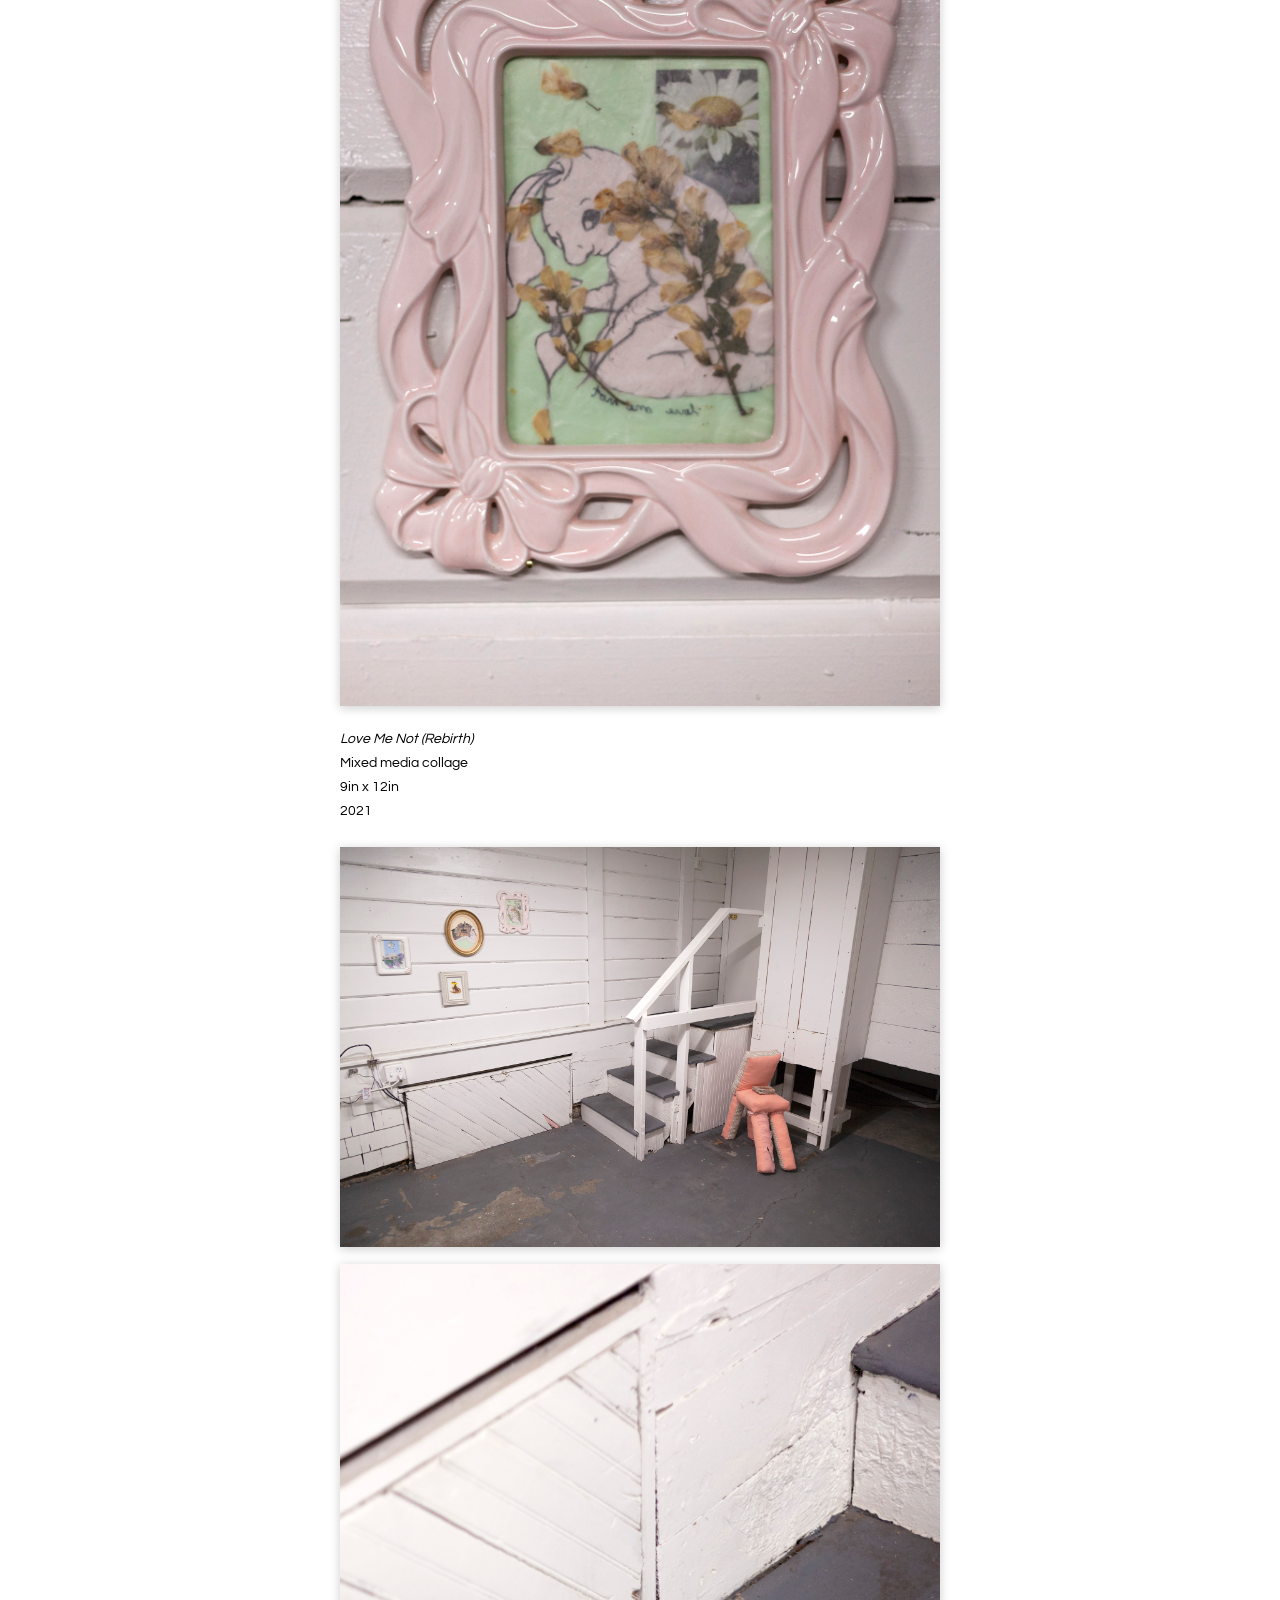
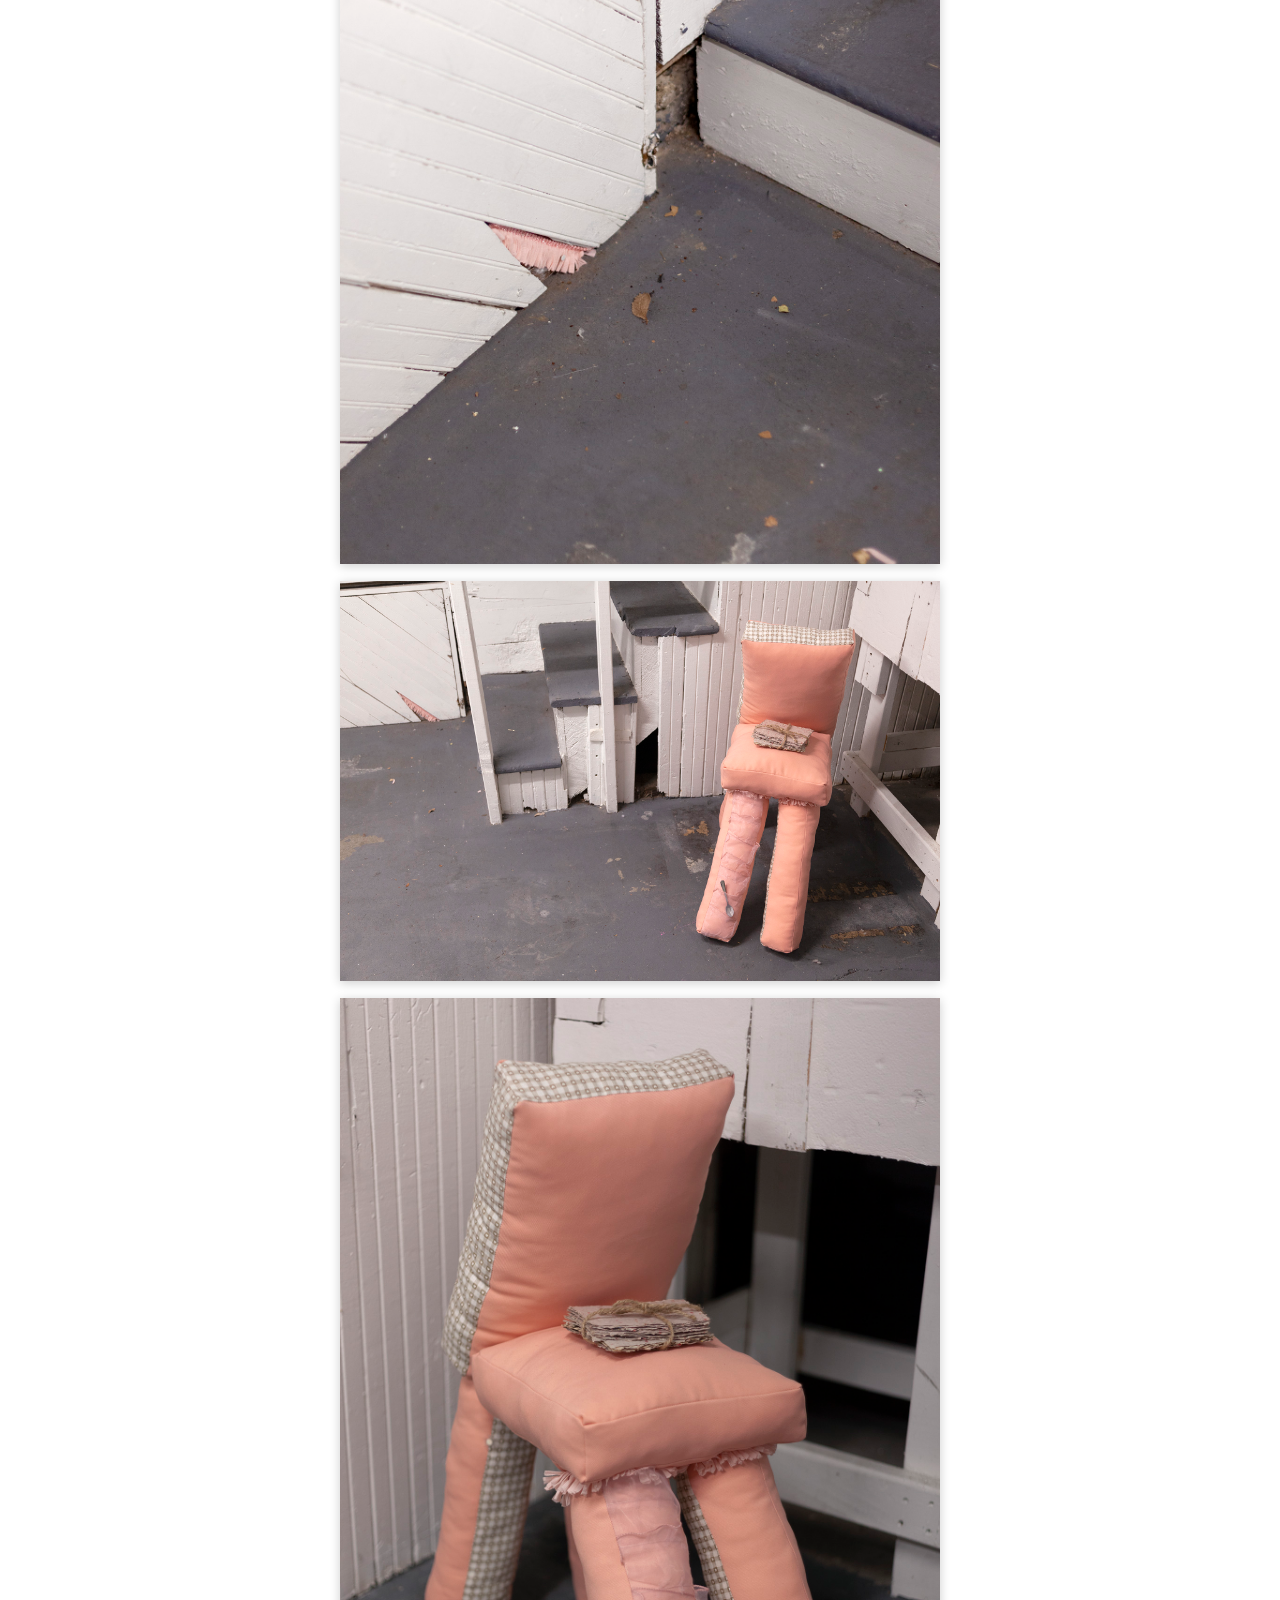
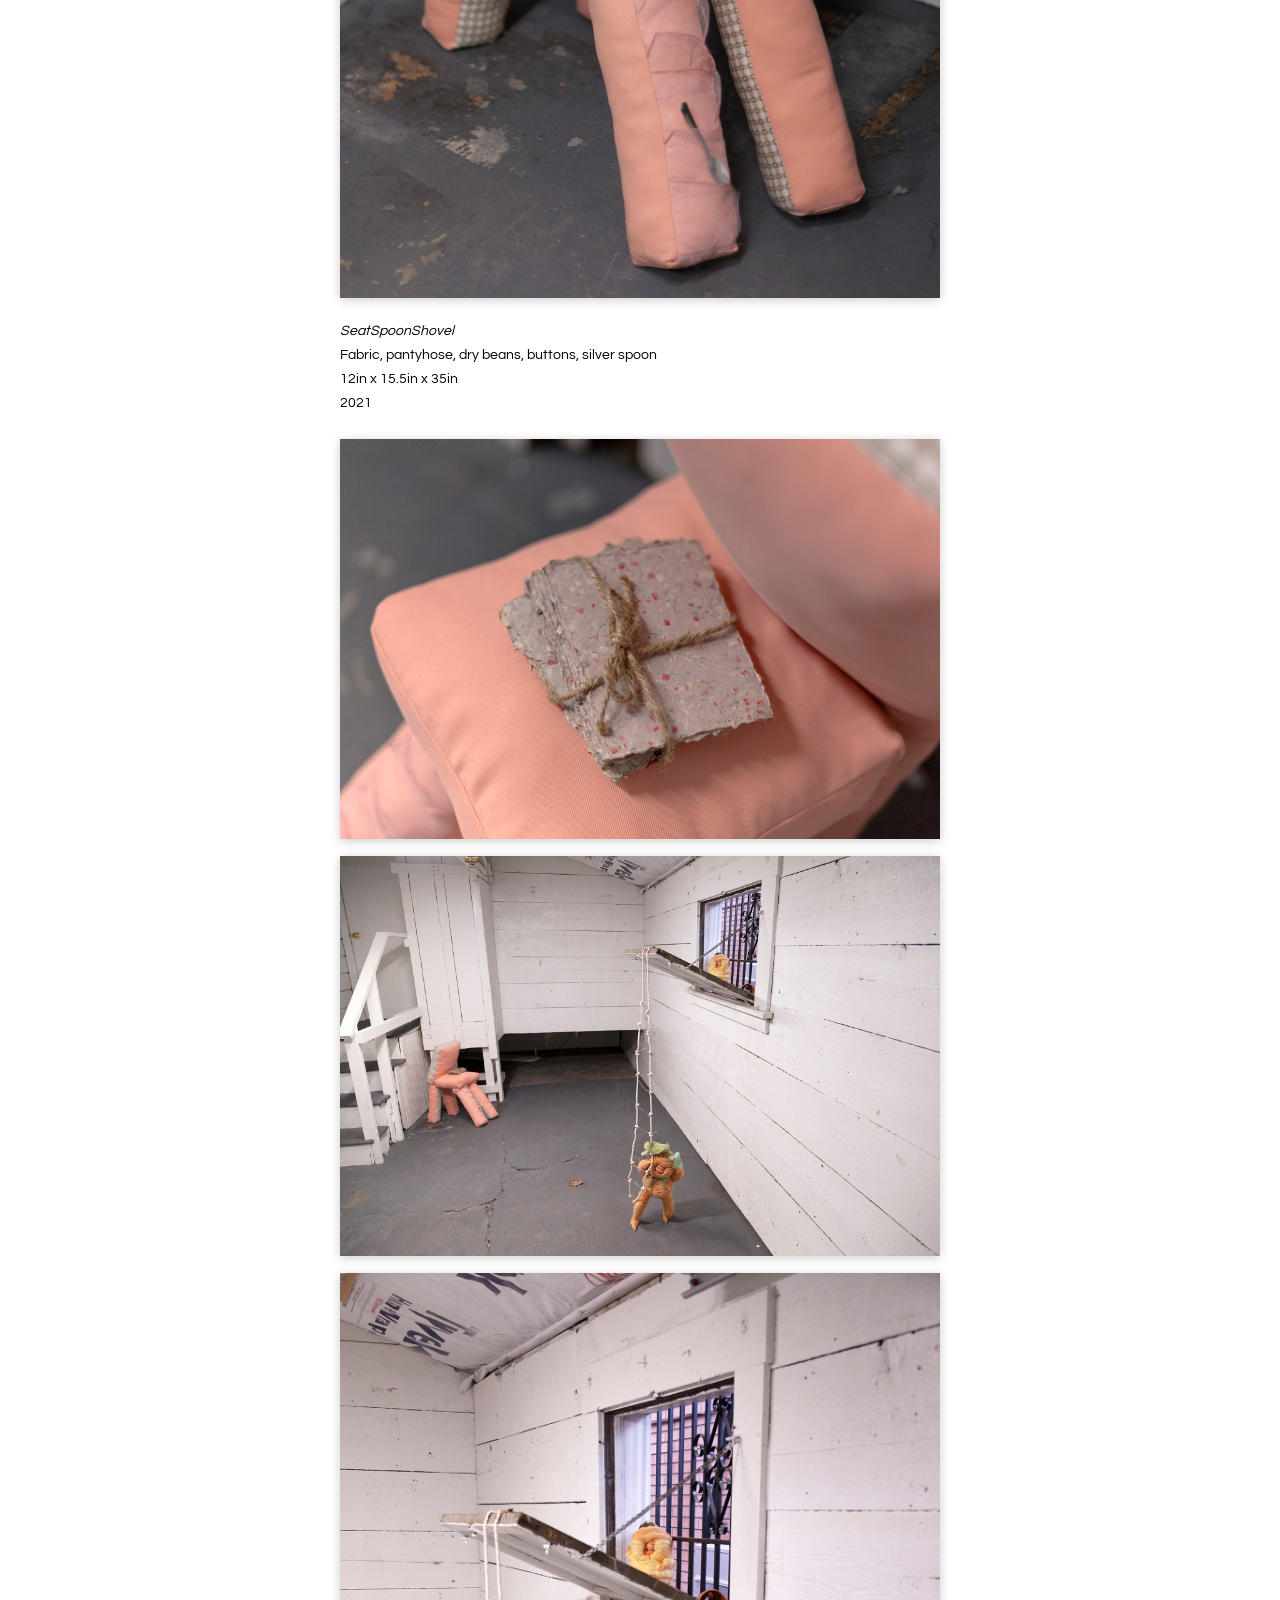
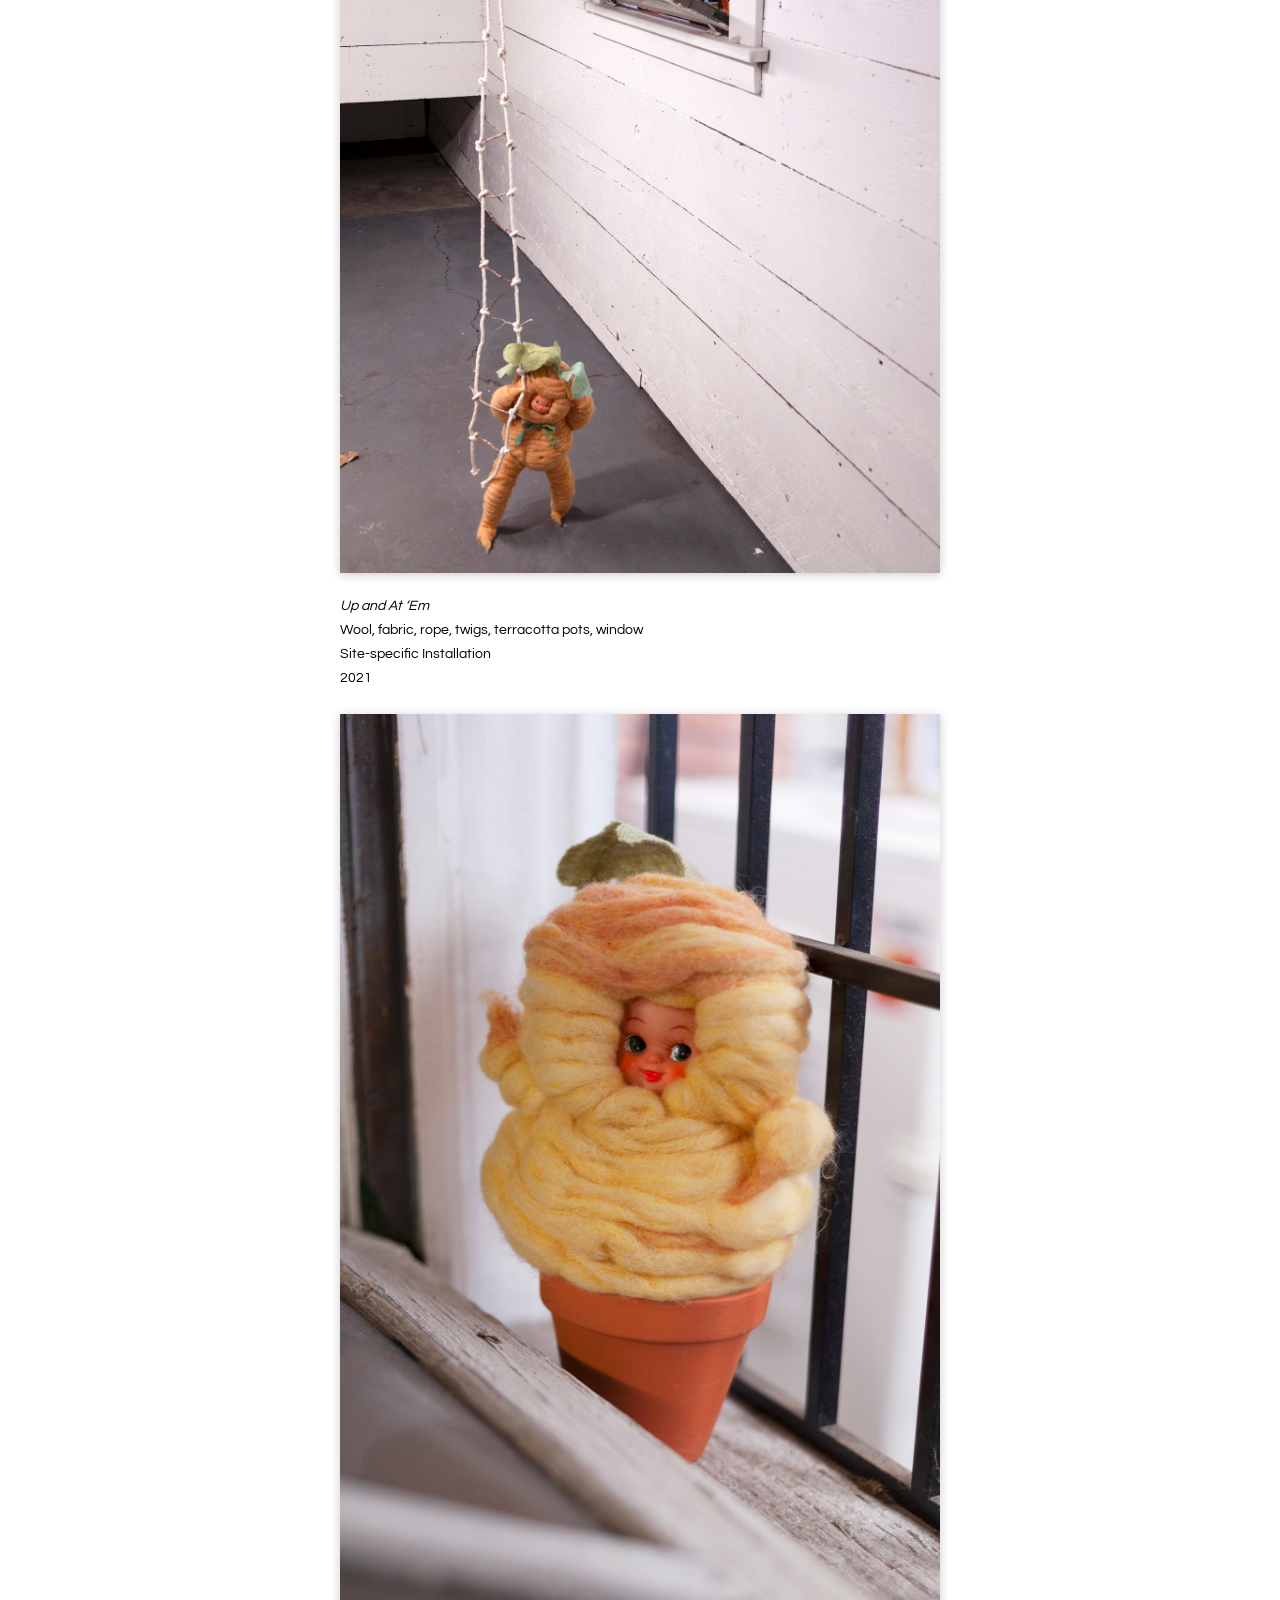
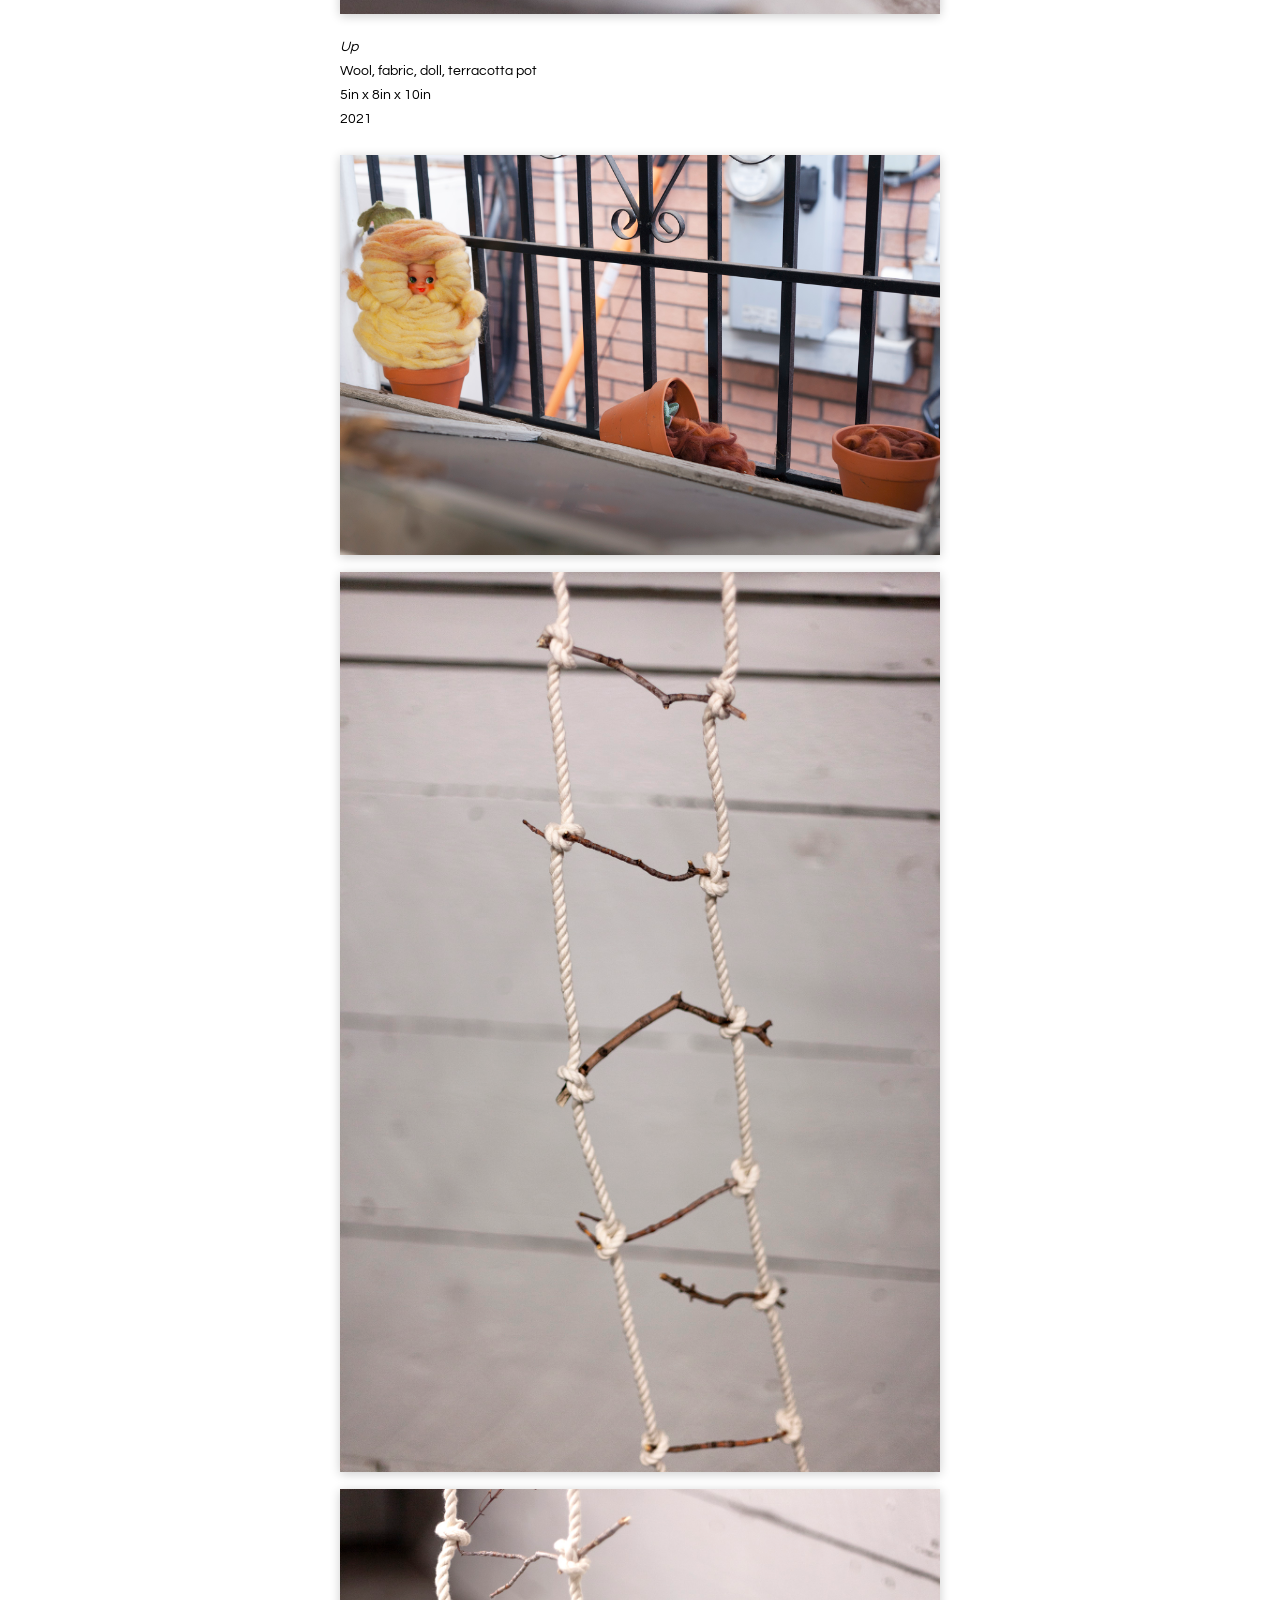
<file: ally-messer-petals-from-daisies.html>
<!DOCTYPE html>
<html lang="en">

<head>
    <meta charset="UTF-8">
    <meta http-equiv="X-UA-Compatible" content="ie=edge">
    <meta name="viewport" content="width=device-width, initial-scale=1.0">
    <title>window mine</title>
    <link rel="shortcut icon" href="images/favicon.jpg">
<link rel="stylesheet" href="https://cdnjs.cloudflare.com/ajax/libs/font-awesome/4.7.0/css/font-awesome.min.css">
<link rel="stylesheet" href="shared.css">
</head>
<body>

<!-- Simulate a smartphone / tablet -->
<div class="main-header">

  <div id="mySidenav" class="sidenav">
    <a href="javascript:void(0)" class="closebtn" onclick="closeNav()">&times;</a>
    <strong><u><i><a href="#">Archive</a></i></u></strong>
    <a href="biggest-little-kisses">Biggest Little Kisses</a>
    <a href="vanishing-point">Vanishing Point</a>
    <a href="omar-pierce-bygones">Omar Pierce</a>
    <a href="john-knight-fools-paradise">John Knight</a>
    <a href="alberto-garcia-rodriguez-breathing-down-my-neck">Alberto Garcia Rodriguez</a>
    <a href="ally-messer-petals-from-daisies">Ally Messer</a>
    <a href="samantha-buchanan-pigment-figment">Samantha Buchanan</a>
    <a href="kellee-morgado-alter">Kellee Morgado</a>
    <a href="noah-greene-the-house-is-shallow">Noah Greene</a>
    <a href="ashley-westwood-ruination">Ashley Westwood</a>
    <a href="fiona-mcelhany-party">Fiona McElhany</a>
    <a href="ray-mueller-ties-that-bind">Ray Mueller</a>
    <strong><a href="about">About</a></strong>
    <i><a href="mailto:windowmine2020@gmail.com" target="_blank">windowmine2020@gmail.com</a></i>
    <i><a href="https://www.instagram.com/window.mine/" target="_blank">instagram.com/window.mine</a></i>
  </div>

  <!-- Top Navigation Menu -->
  <div class="topnav">
    <a href="https://windowmine.com/" class="active"><img src="images/Window-Mine-Logo.png"></a>
    <a href="javascript:void(0);" class="icon" onclick="openNav()">
      <i class="fa fa-bars"></i>
    </a>
  </div>
</div>

<div class="main">
  <h1>Ally Messer</h1>
  <p><i>Petals From Daisies</i><br>March 8 – 31, 2021</p>
  <p><a href="https://www.allymesser.com/" target="_blank">allymesser.com</a></p>
  <img class="myImg" src="images/window mine - Ally Messer - Petals From Daisies - Flyer.jpg">
  <h2>Petals From Daisies</h2>
  <p>
    I created this body of work while under a mandated quarantine during the Covid-19 pandemic. 
    Through trauma brought on by global crisis and isolation, I explore the internal conflict 
    between embracing the comforts of home and simultaneously trying to escape them.
  </p>
 
  <hr>
  <p>
    <strong>Ally Messer</strong> is an interdisciplinary artist and maker born and raised in Reno, Nevada. 
    She received her BFA in printmaking at the University of Nevada, Reno in 2019. Messer’s work often 
    delves into feminist and queer issues through the narrative perspective of fruit and vegetable characters. 
    Messer values accessibility to art and is increasing accessibility to printmaking in her community by 
    making contributions to Laika Press, a community-based printing press she co-founded in 2017. When she’s 
    not making, Messer enjoys a good fruit and putting together penpal packages.
  </p>
  <img class="myImg" src="images/window mine - Ally Messer - Petals From Daisies 01.jpg">
  <img class="myImg" src="images/window mine - Ally Messer - Petals From Daisies 02.jpg">
  <p><i>Tool Belt and Set of 4 Pliers</i><br>
    Blanket, excess drapery fabric, lace table runner, pine needles, dried flowers, handmade paper<br>
    13.5in x 16in<br>
    2021
  </p>
  <img class="myImg" src="images/window mine - Ally Messer - Petals From Daisies 03.jpg">
  <img class="myImg" src="images/window mine - Ally Messer - Petals From Daisies 04.jpg">
  <p><i>Partial Denture</i><br>
    Wool<br>
    4in x 3in x 3in<br>
    2021
  </p>
  <img class="myImg" src="images/window mine - Ally Messer - Petals From Daisies 05.jpg">
  <img class="myImg" src="images/window mine - Ally Messer - Petals From Daisies 06.jpg">
  <p><i>Overgrown</i><br>
    Collage<br>
    7in x 8in<br>
    2021
  </p>
  <img class="myImg" src="images/window mine - Ally Messer - Petals From Daisies 07.jpg">
  <p><i>_______ Had an Accident Today with Scissors</i><br>
    Doll hair, ribbon<br>
    6in x 8in<br>
    2021
  </p>
  <img class="myImg" src="images/window mine - Ally Messer - Petals From Daisies 08.jpg">
  <p><i>Outskirts</i><br>
    Collage<br>
    9in x 11in<br>
    2021
  </p>
  <img class="myImg" src="images/window mine - Ally Messer - Petals From Daisies 09.jpg">
  <p><i>Love Me Not (Rebirth)</i><br>
    Mixed media collage<br>
    9in x 12in<br>
    2021
  </p>
  <img class="myImg" src="images/window mine - Ally Messer - Petals From Daisies 10.jpg">
  <img class="myImg" src="images/window mine - Ally Messer - Petals From Daisies 11.jpg">
  <img class="myImg" src="images/window mine - Ally Messer - Petals From Daisies 12.jpg">
  <img class="myImg" src="images/window mine - Ally Messer - Petals From Daisies 13.jpg">
  <p><i>SeatSpoonShovel</i><br>
    Fabric, pantyhose, dry beans, buttons, silver spoon<br>
    12in x 15.5in x 35in<br>
    2021
  </p>
  <img class="myImg" src="images/window mine - Ally Messer - Petals From Daisies 14.jpg">
  <img class="myImg" src="images/window mine - Ally Messer - Petals From Daisies 15.jpg">
  <img class="myImg" src="images/window mine - Ally Messer - Petals From Daisies 16.jpg">
  <p><i>Up and At ‘Em</i><br>
    Wool, fabric, rope, twigs, terracotta pots, window<br>
    Site-specific Installation<br>
    2021
  </p>
  <img class="myImg" src="images/window mine - Ally Messer - Petals From Daisies 17.jpg">
  <p><i>Up</i><br>
    Wool, fabric, doll, terracotta pot<br>
    5in x 8in x 10in<br>
    2021
  </p>
  <img class="myImg" src="images/window mine - Ally Messer - Petals From Daisies 18.jpg">
  <img class="myImg" src="images/window mine - Ally Messer - Petals From Daisies 19.jpg">
  <img class="myImg" src="images/window mine - Ally Messer - Petals From Daisies 20.jpg">
  <p><i>At ‘Em</i><br>
    Wool, fabric, doll<br>
    6in x 10in x 18in<br>
    2021
  </p>
</div>

<!-- The Modal -->
<div id="myModal" class="modal">
  <span class="close">&times;</span>
  <img class="modal-content" id="img01">
  <!-- <div id="caption"></div> -->
</div>

<script src="shared.js"></script>

</body>
</html>
</file>
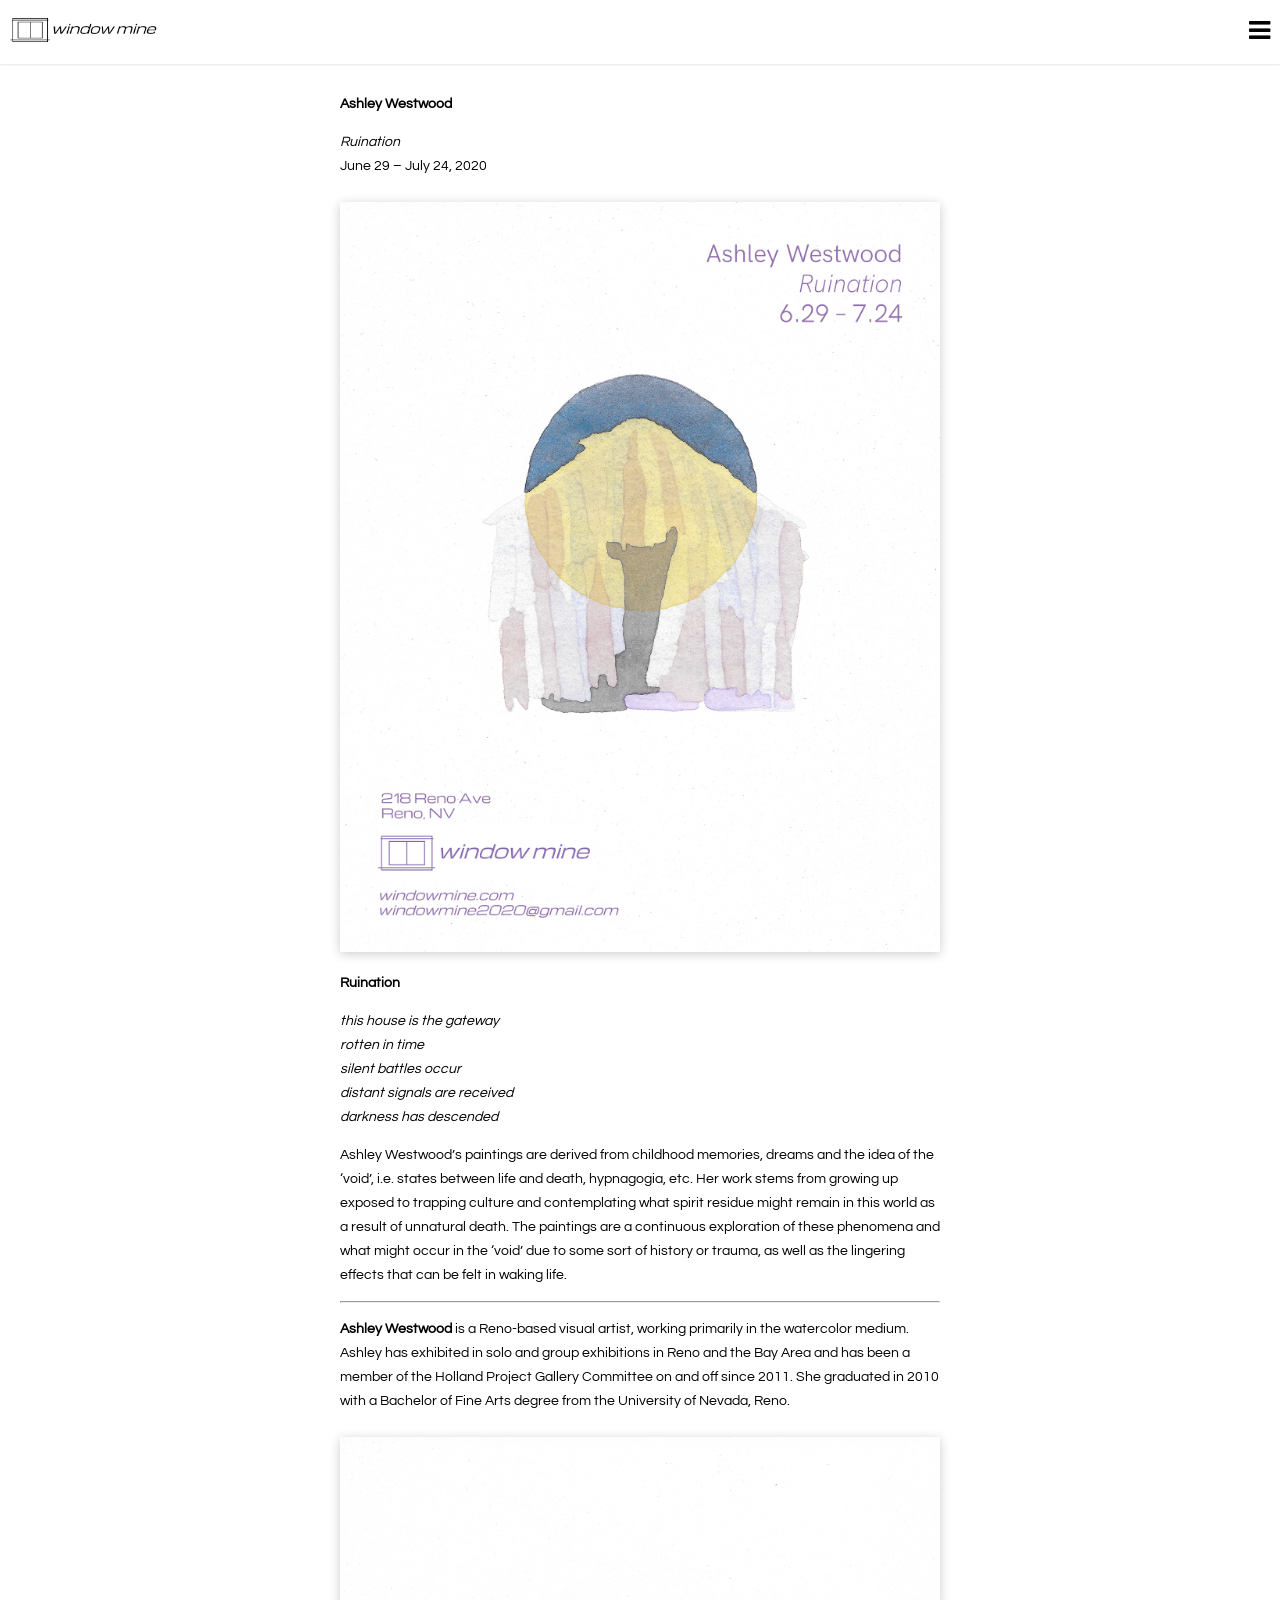
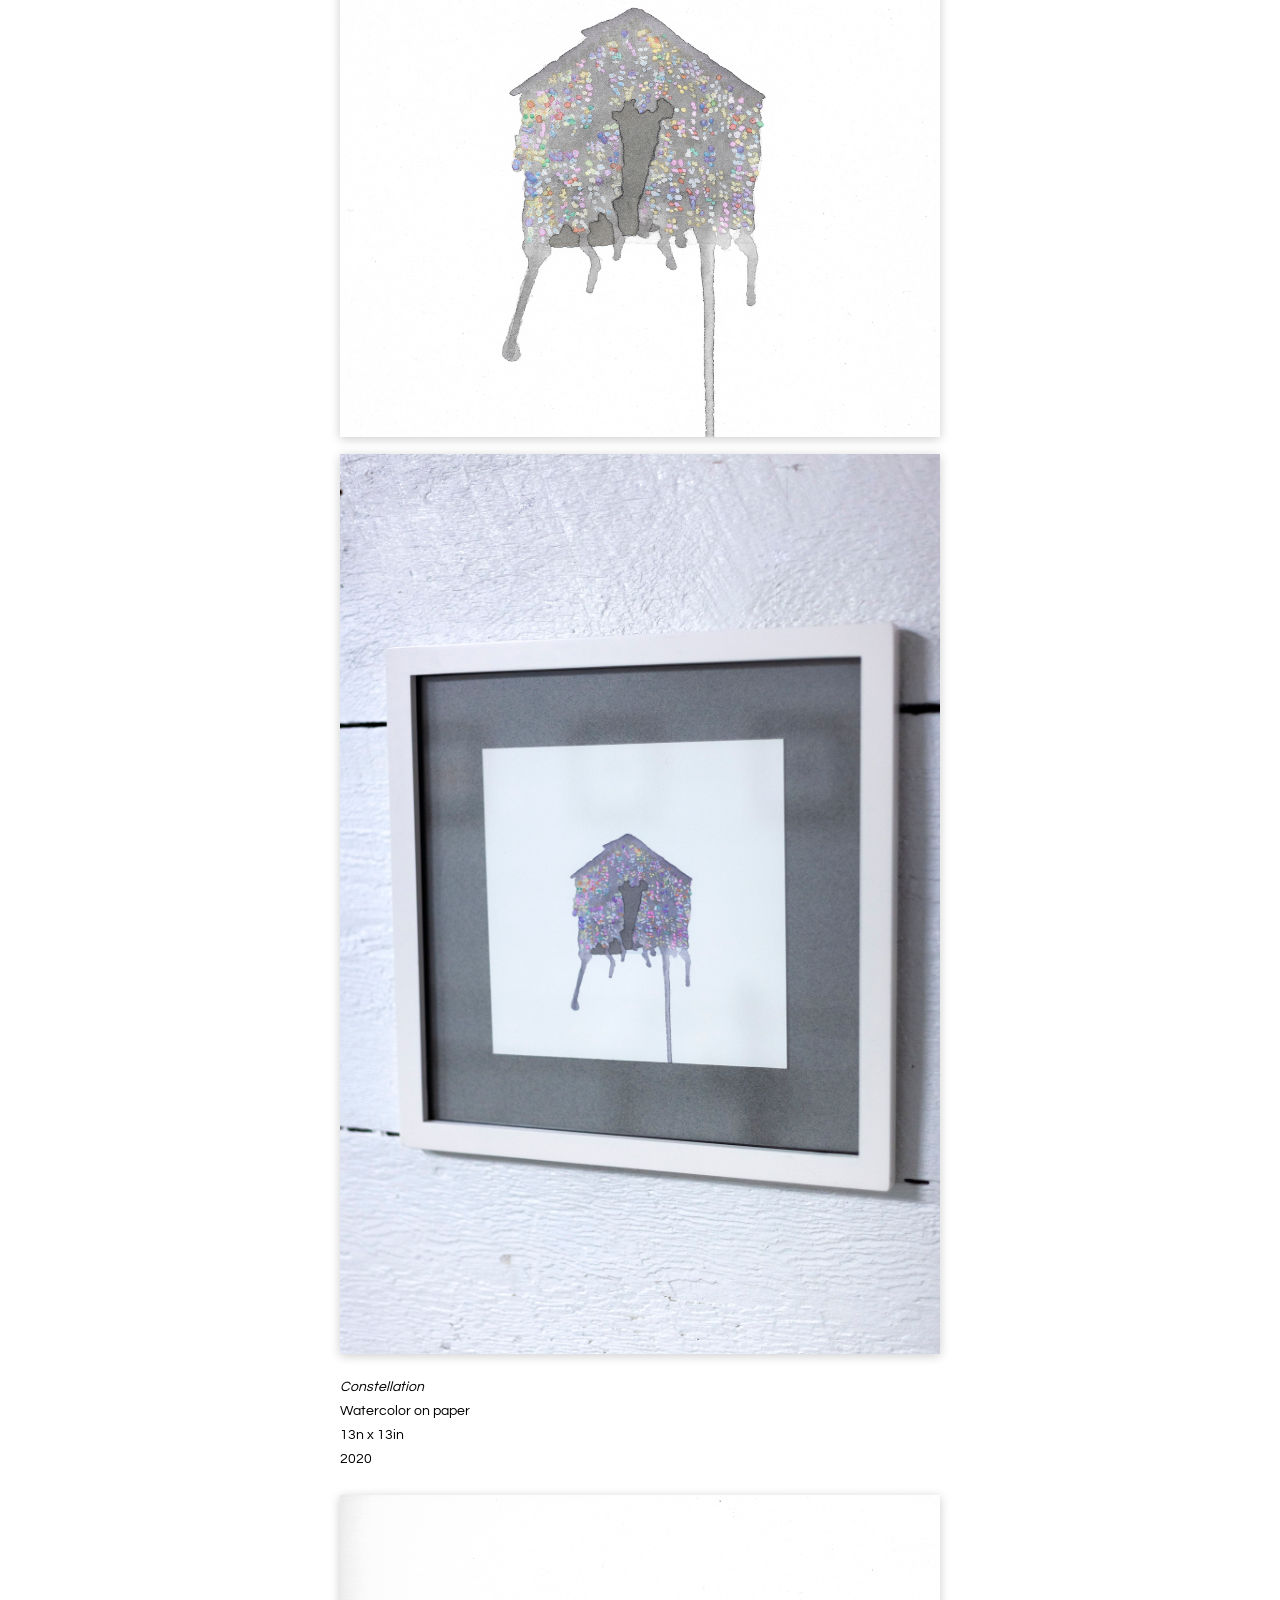
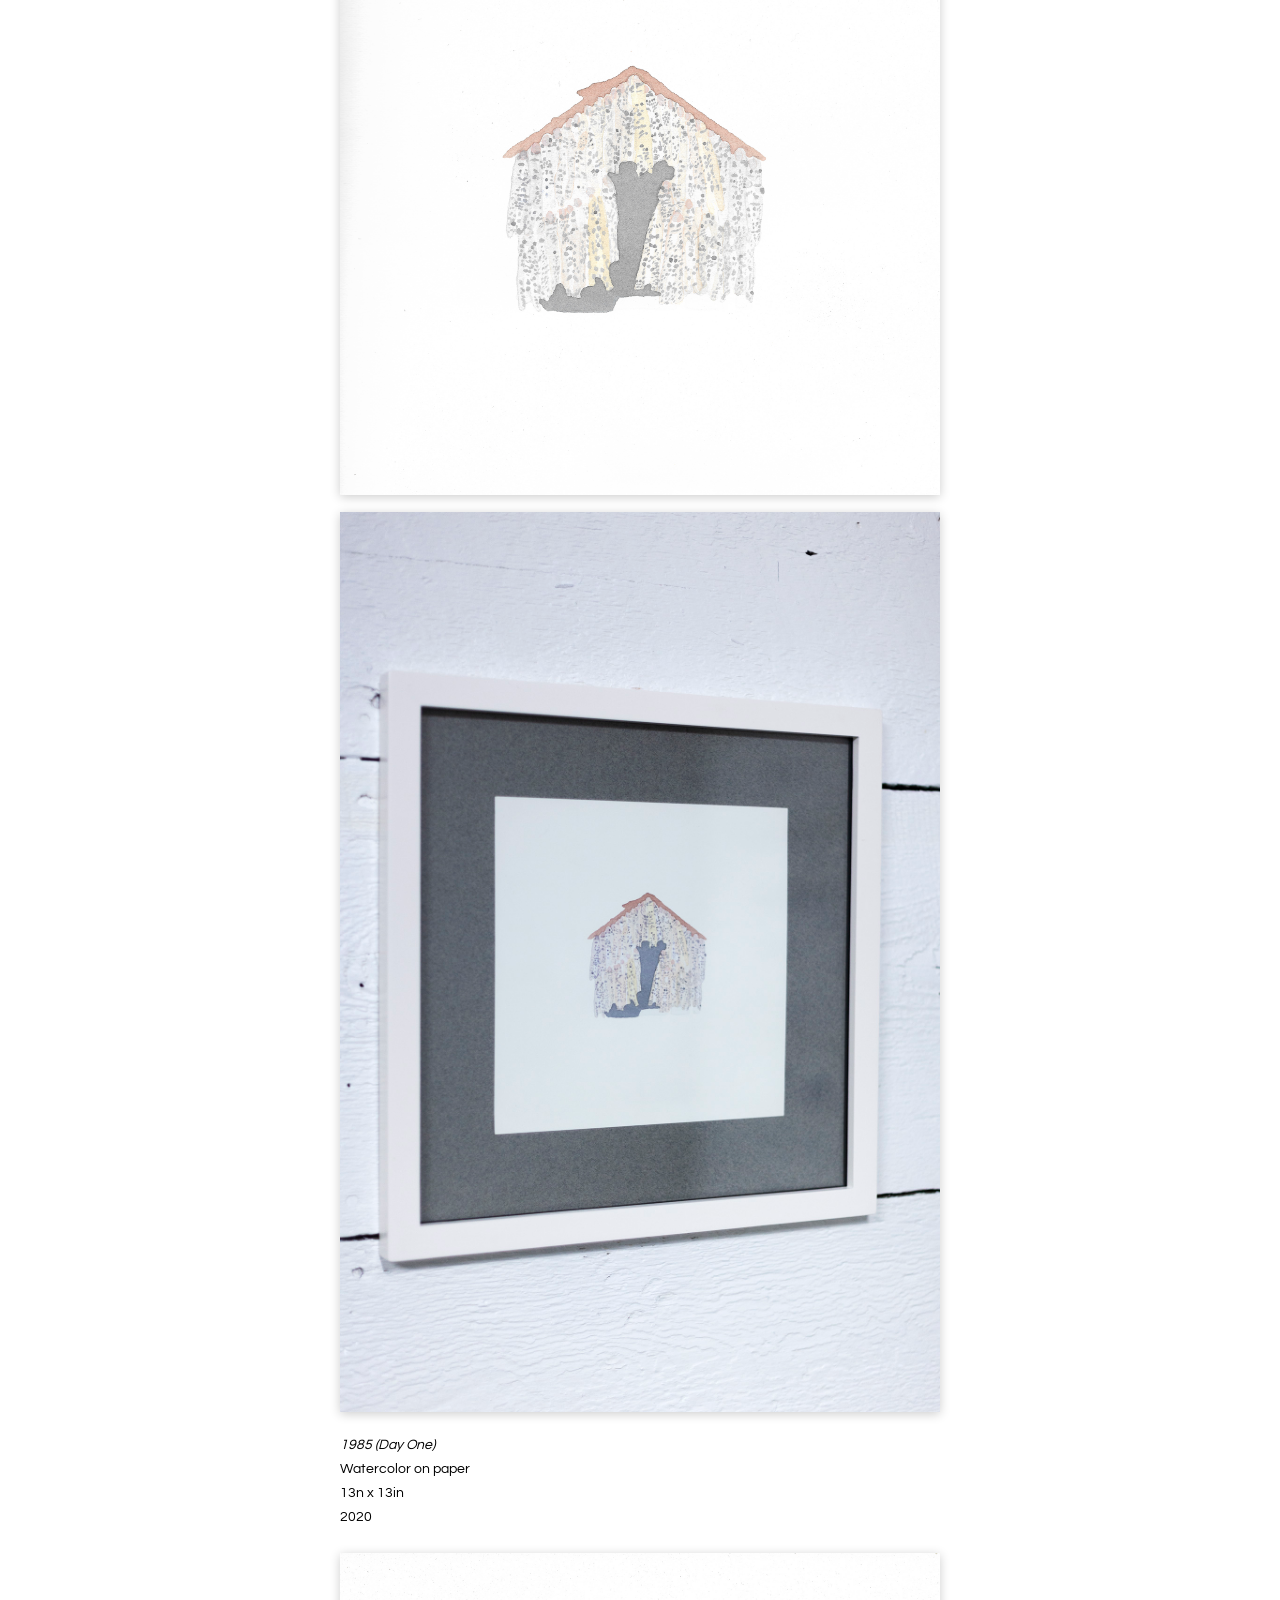
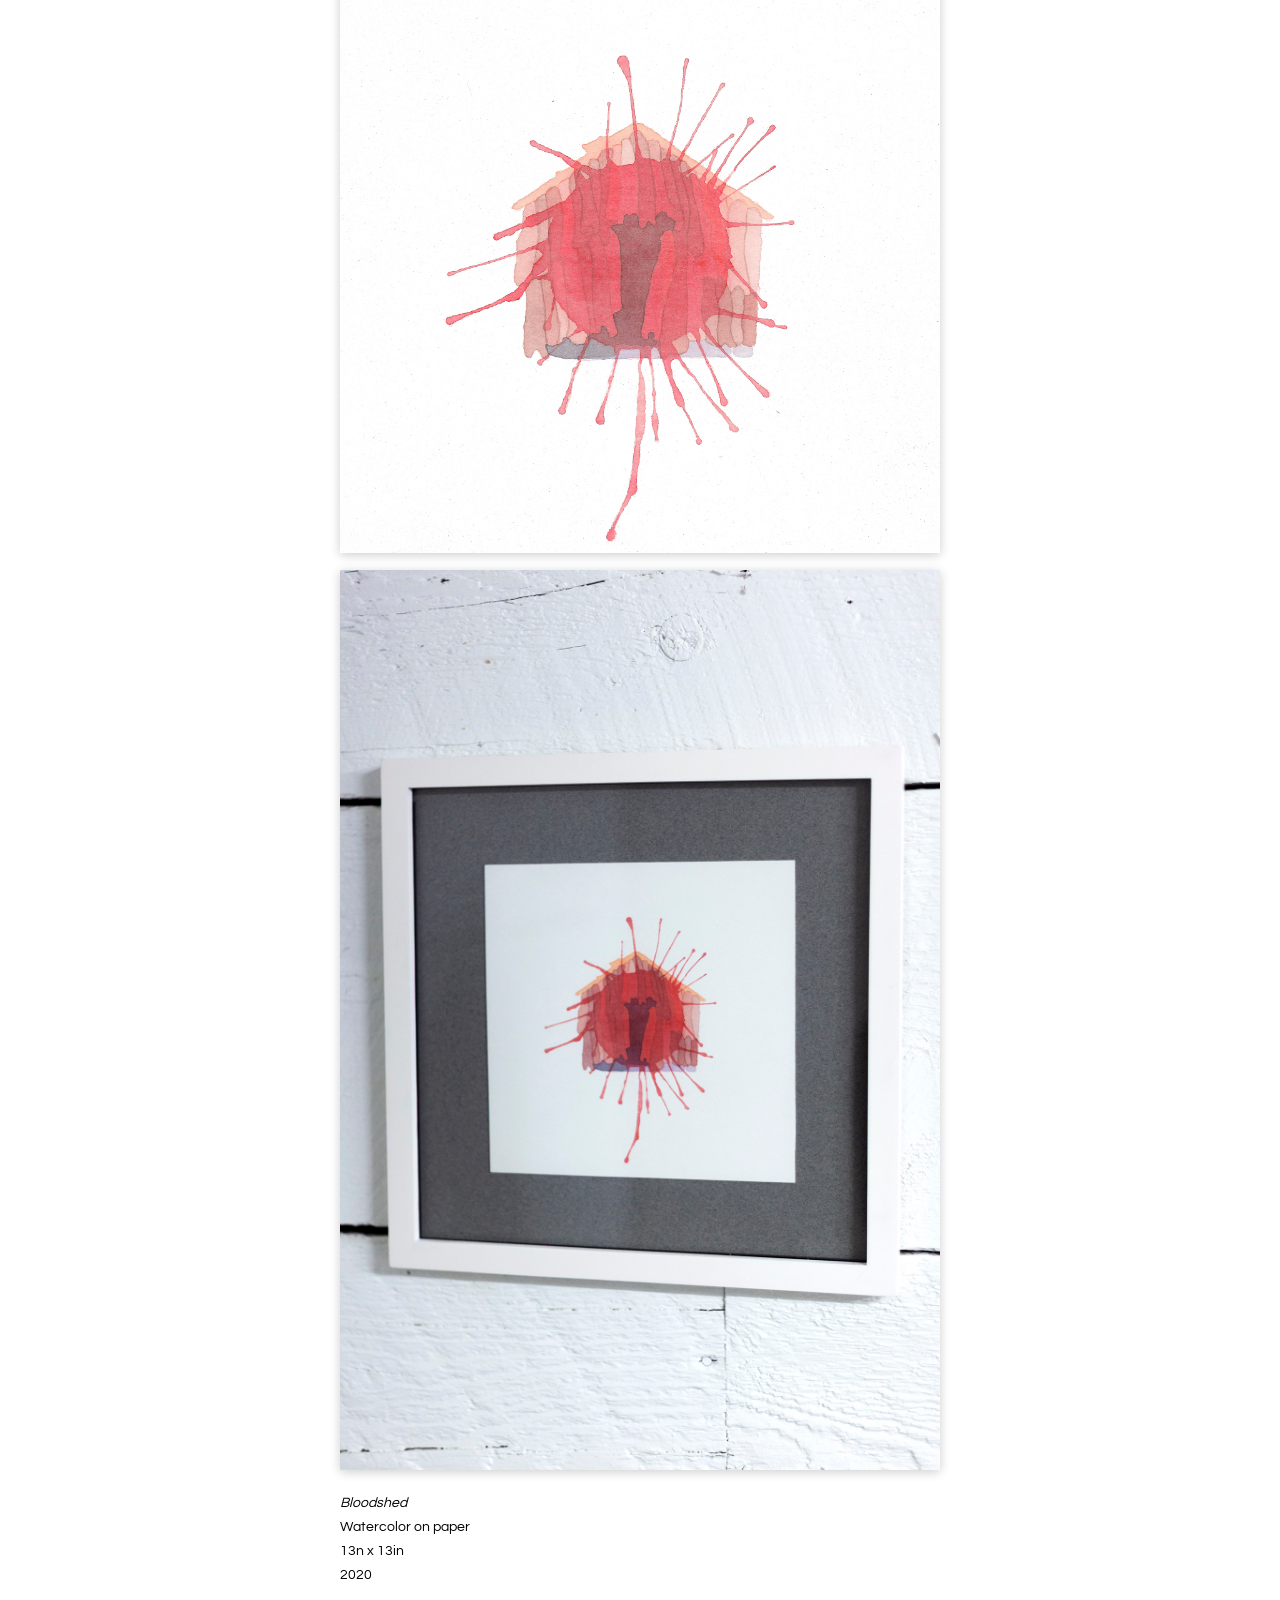
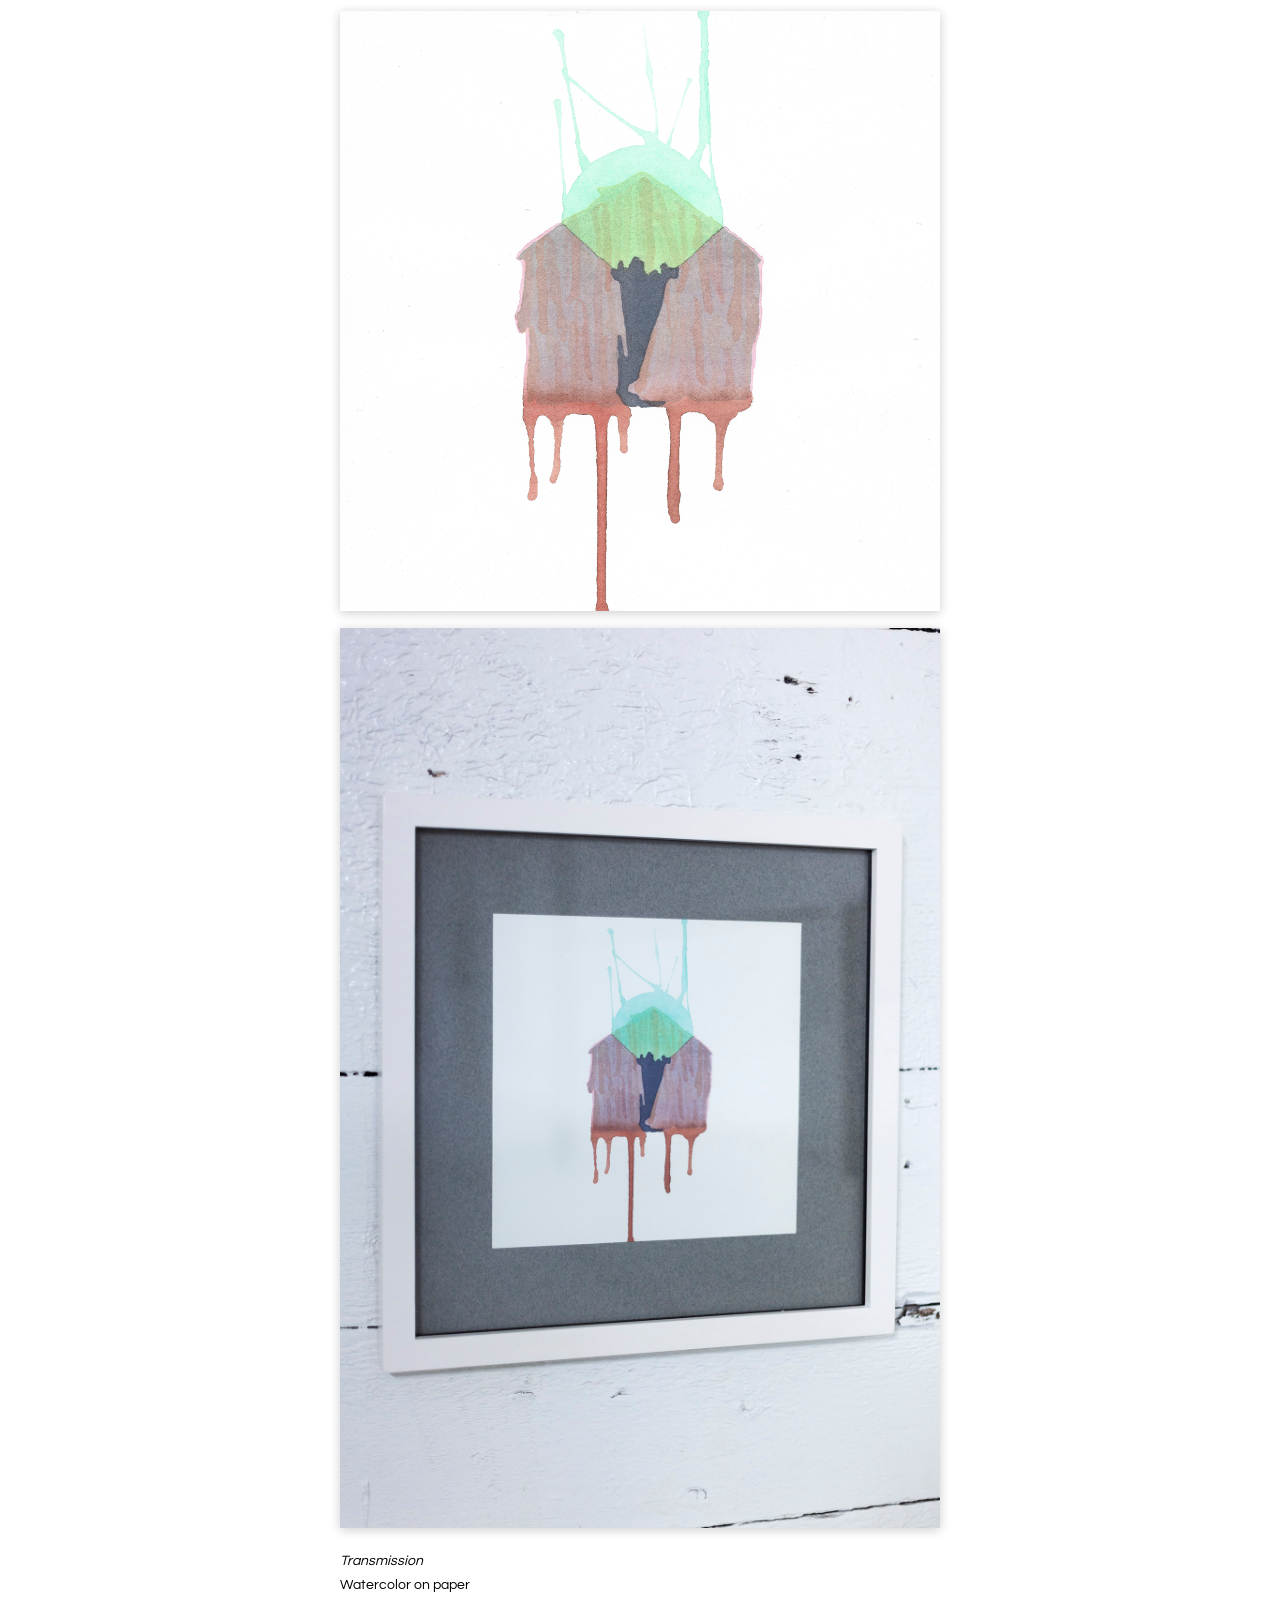
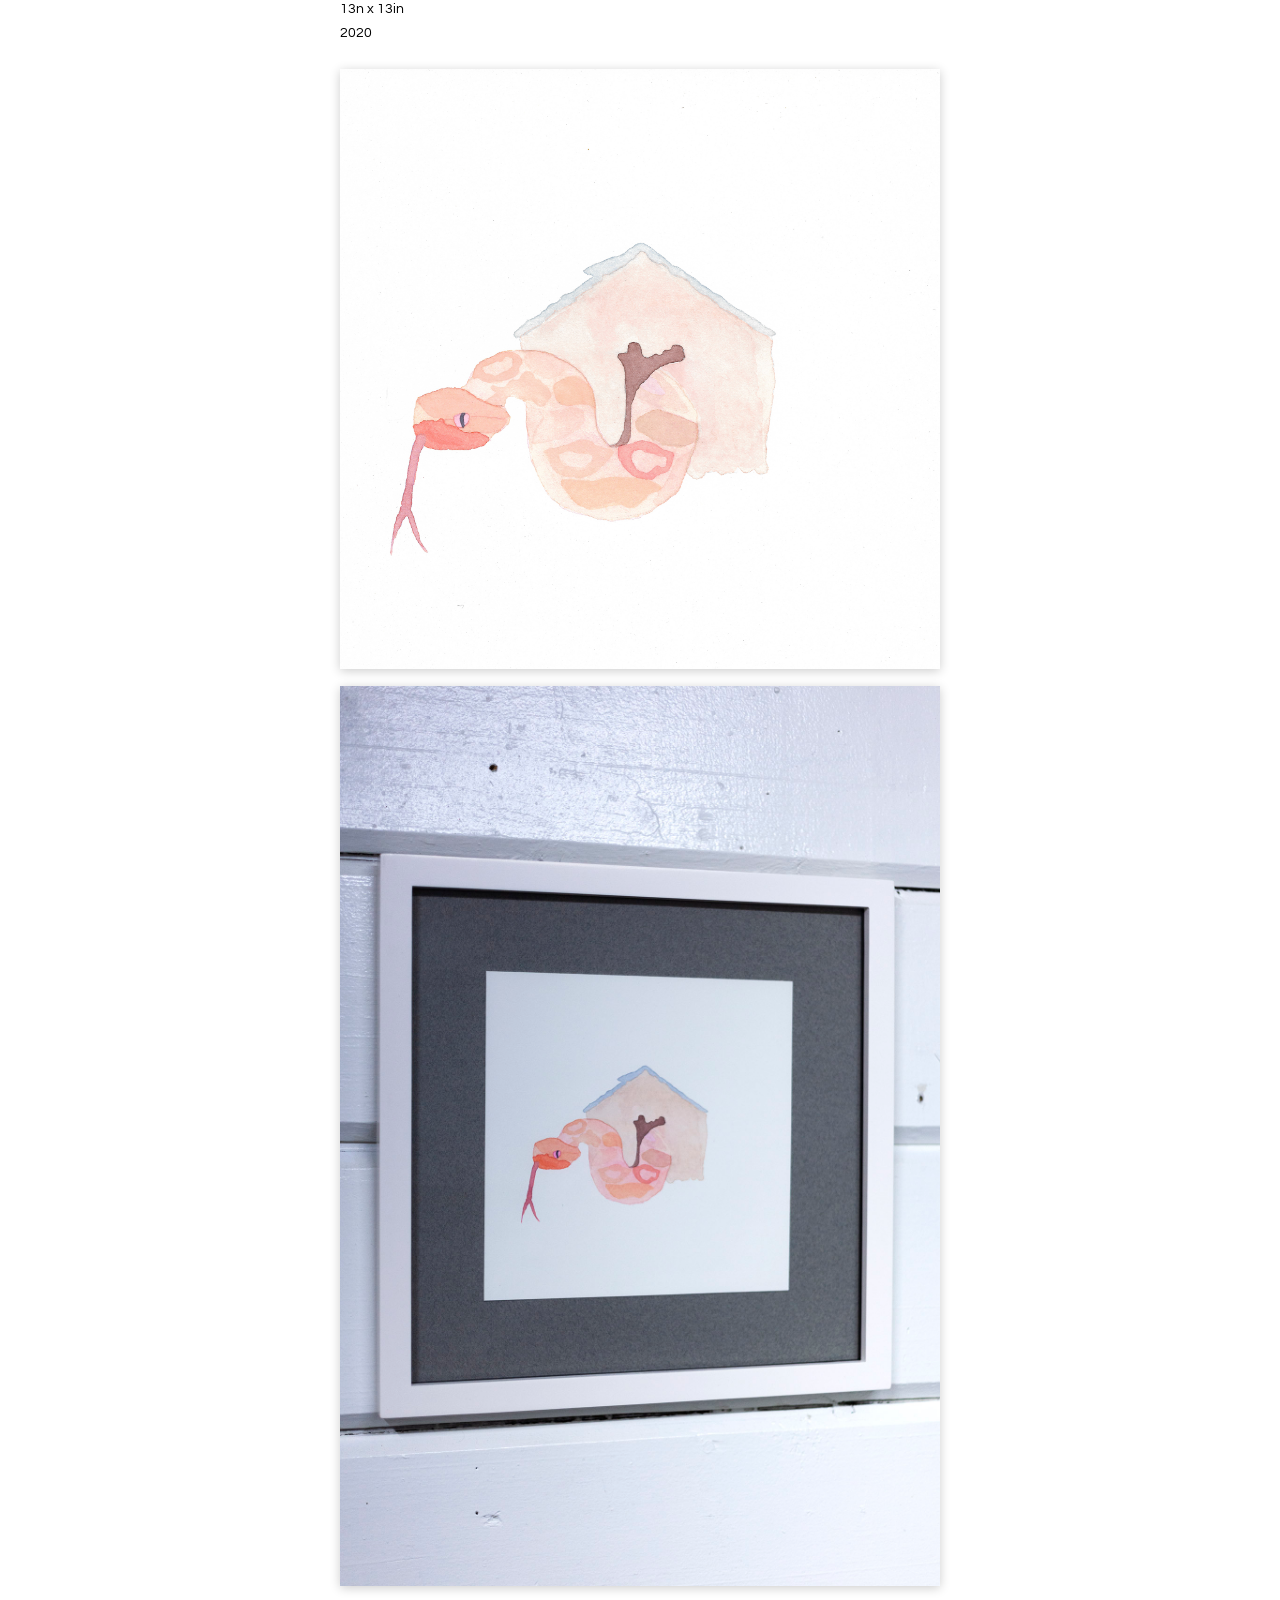
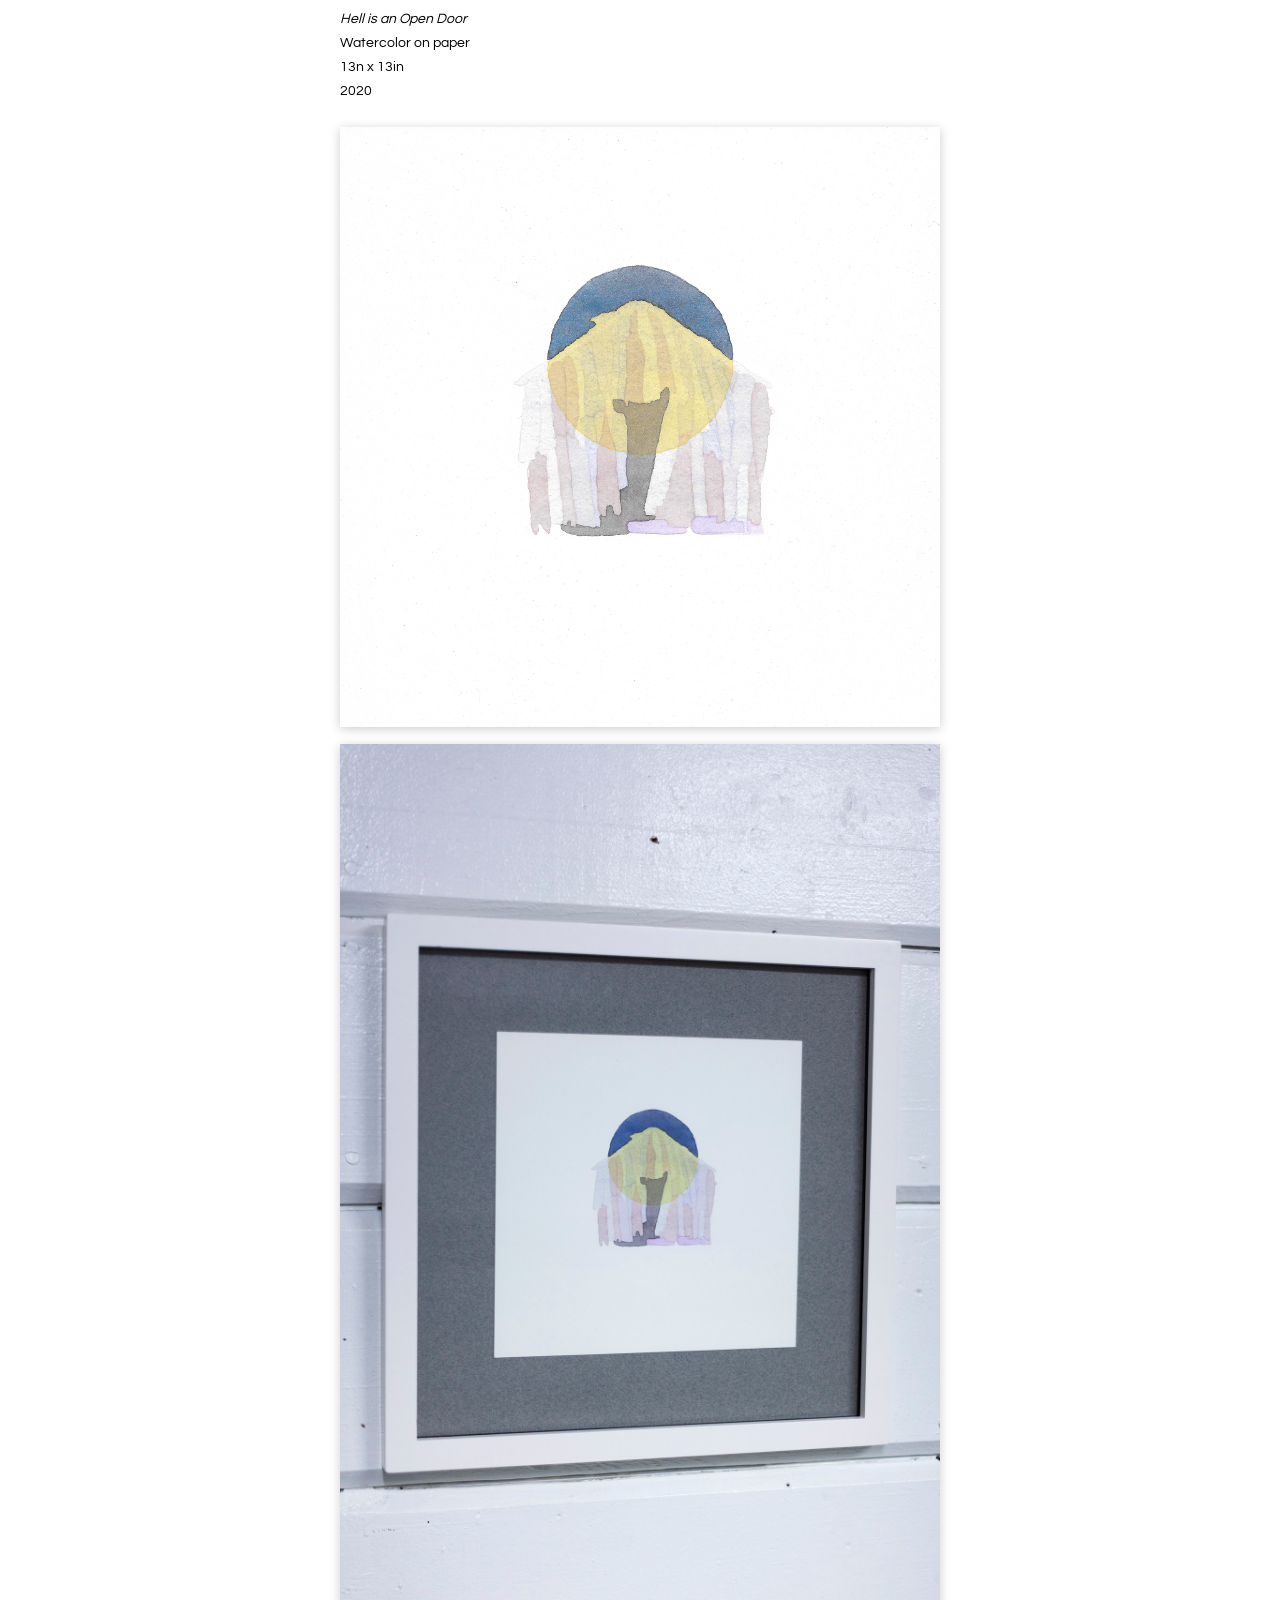
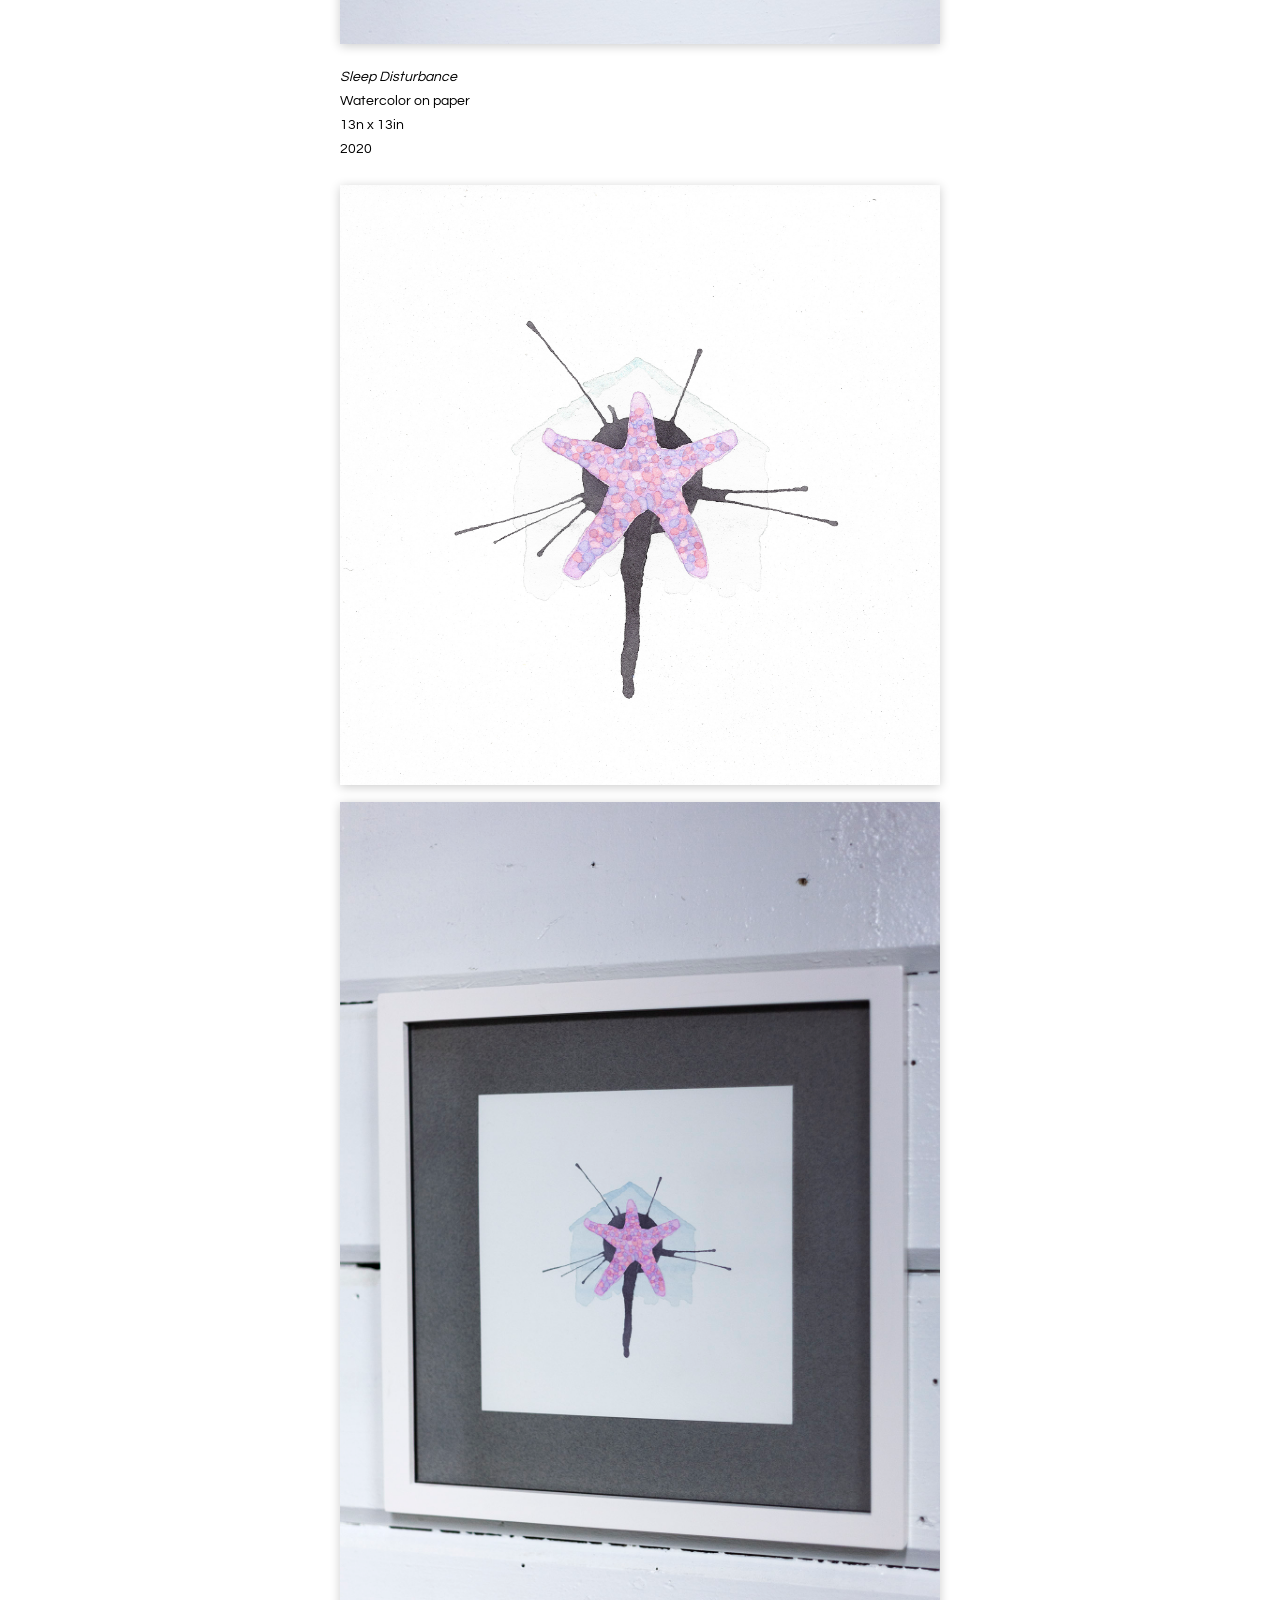
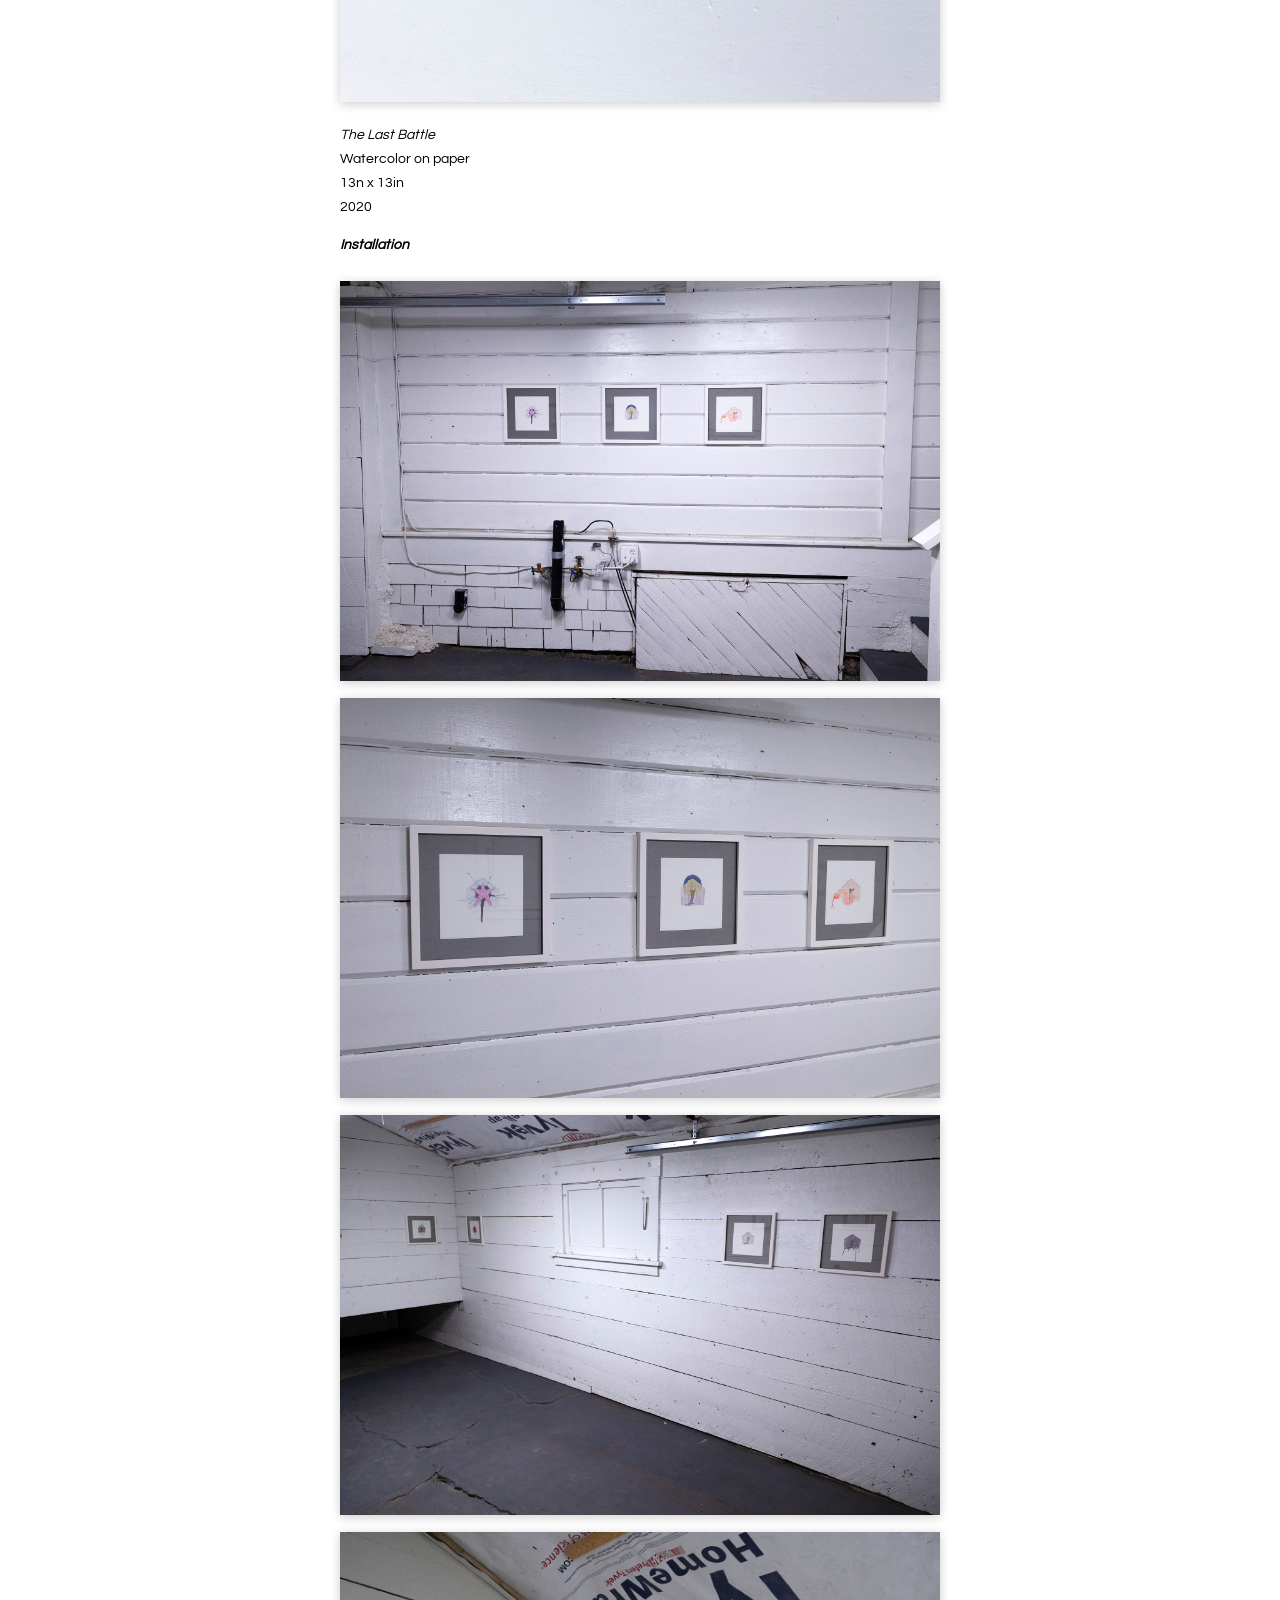
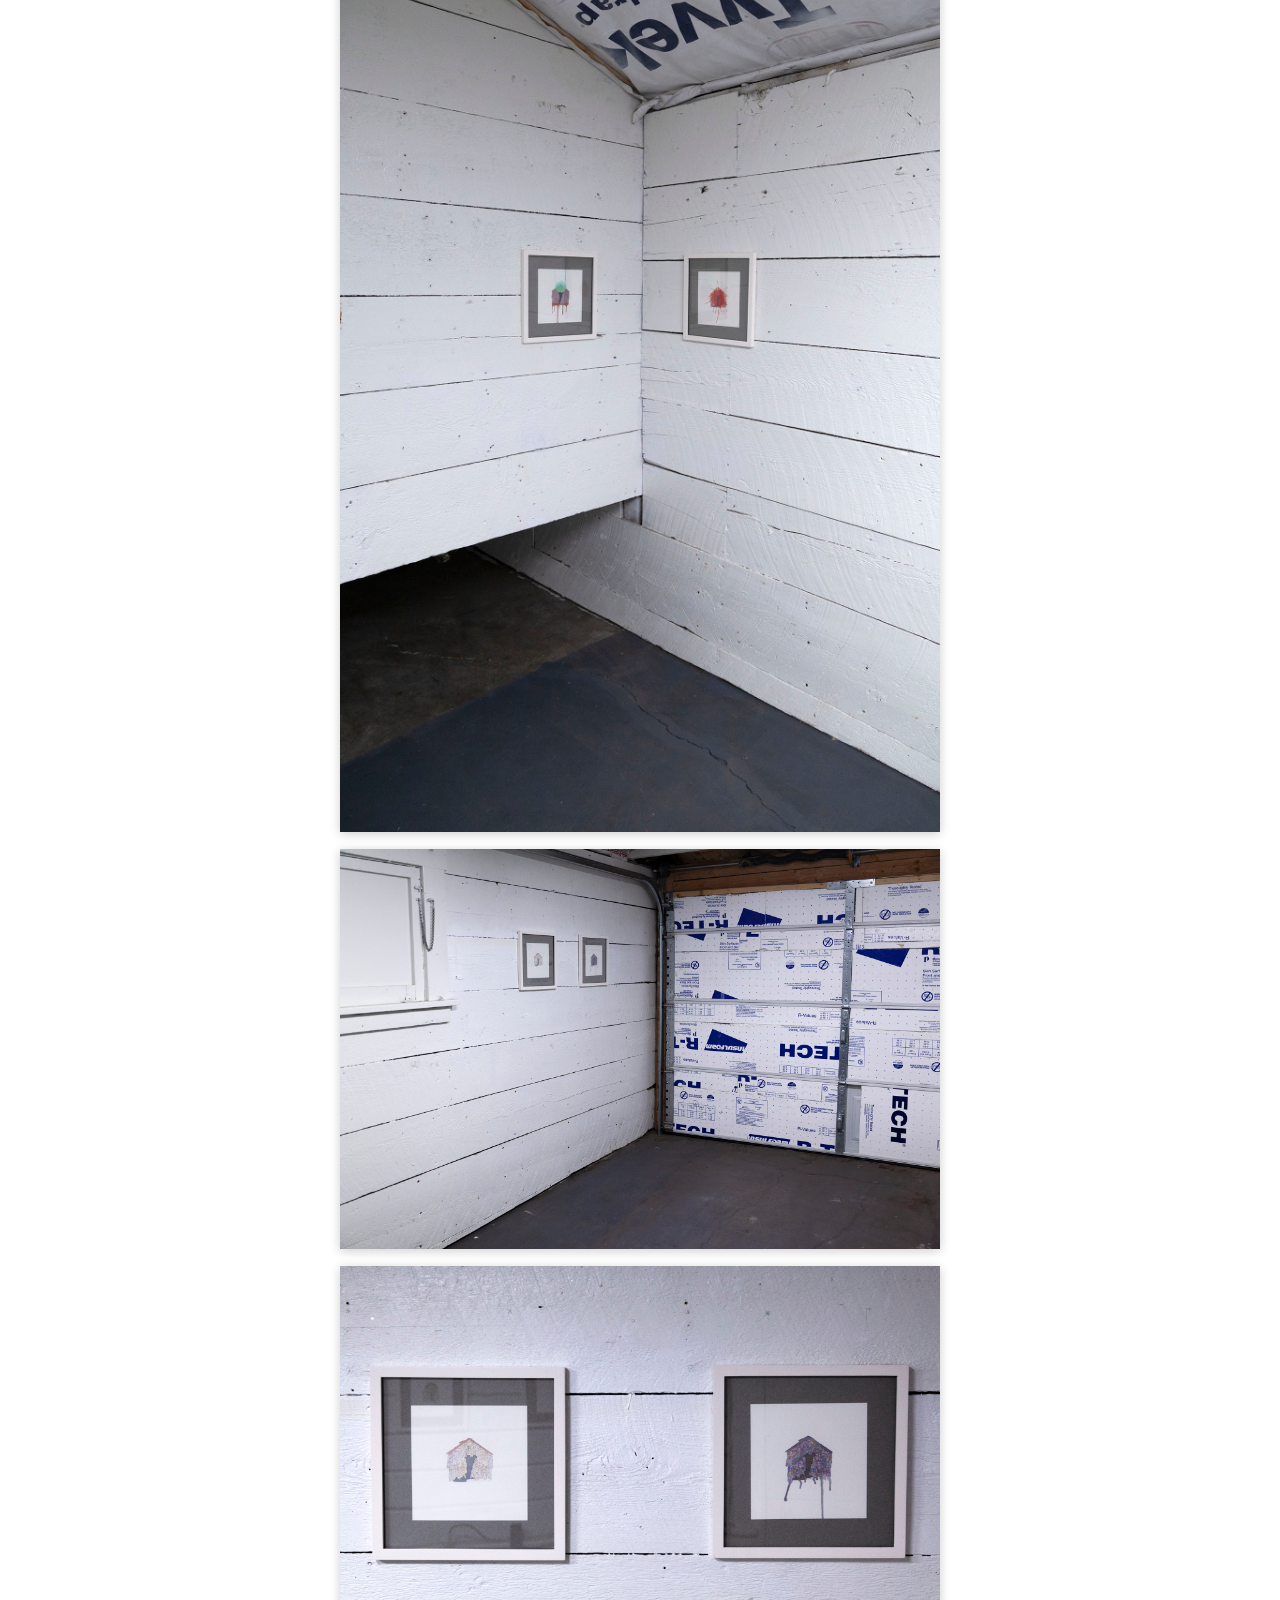
<file: ashley-westwood-ruination.html>
<!DOCTYPE html>
<html lang="en">

<head>
    <meta charset="UTF-8">
    <meta http-equiv="X-UA-Compatible" content="ie=edge">
    <meta name="viewport" content="width=device-width, initial-scale=1.0">
    <title>window mine</title>
    <link rel="shortcut icon" href="images/favicon.jpg">
<link rel="stylesheet" href="https://cdnjs.cloudflare.com/ajax/libs/font-awesome/4.7.0/css/font-awesome.min.css">
<link rel="stylesheet" href="shared.css">
</head>
<body>

<!-- Simulate a smartphone / tablet -->
<div class="main-header">

  <div id="mySidenav" class="sidenav">
    <a href="javascript:void(0)" class="closebtn" onclick="closeNav()">&times;</a>
    <strong><u><i><a href="#">Archive</a></i></u></strong>
    <a href="biggest-little-kisses">Biggest Little Kisses</a>
    <a href="vanishing-point">Vanishing Point</a>
    <a href="omar-pierce-bygones">Omar Pierce</a>
    <a href="john-knight-fools-paradise">John Knight</a>
    <a href="alberto-garcia-rodriguez-breathing-down-my-neck">Alberto Garcia Rodriguez</a>
    <a href="ally-messer-petals-from-daisies">Ally Messer</a>
    <a href="samantha-buchanan-pigment-figment">Samantha Buchanan</a>
    <a href="kellee-morgado-alter">Kellee Morgado</a>
    <a href="noah-greene-the-house-is-shallow">Noah Greene</a>
    <a href="ashley-westwood-ruination">Ashley Westwood</a>
    <a href="fiona-mcelhany-party">Fiona McElhany</a>
    <a href="ray-mueller-ties-that-bind">Ray Mueller</a>
    <strong><a href="about">About</a></strong>
    <i><a href="mailto:windowmine2020@gmail.com" target="_blank">windowmine2020@gmail.com</a></i>
    <i><a href="https://www.instagram.com/window.mine/" target="_blank">instagram.com/window.mine</a></i>
  </div>

  <!-- Top Navigation Menu -->
  <div class="topnav">
    <a href="https://windowmine.com/" class="active"><img src="images/Window-Mine-Logo.png"></a>
    <a href="javascript:void(0);" class="icon" onclick="openNav()">
      <i class="fa fa-bars"></i>
    </a>
  </div>
</div>

<div class="main">
  <h1>Ashley Westwood</h1>
  <p><i>Ruination</i><br>June 29 – July 24, 2020</p>
  <img class="myImg" src="images/window mine - Ashley Westwood - Ruination - Flyer.jpg">
  <h2>Ruination</h2>
  <p>
    <i>this house is the gateway<br>
      rotten in time<br>
      silent battles occur<br>
      distant signals are received<br>
      darkness has descended</i>
  </p>
  <p>
    Ashley Westwood’s paintings are derived from childhood memories, dreams and the idea of the ‘void’, i.e. 
    states between life and death, hypnagogia, etc. Her work stems from growing up exposed to trapping culture 
    and contemplating what spirit residue might remain in this world as a result of unnatural death. The paintings 
    are a continuous exploration of these phenomena and what might occur in the ‘void’ due to some sort of history 
    or trauma, as well as the lingering effects that can be felt in waking life.
  </p>
  <hr>
  <p>
    <strong>Ashley Westwood</strong> is a Reno-based visual artist, working primarily in the watercolor medium. 
    Ashley has exhibited in solo and group exhibitions in Reno and the Bay Area and has been a member of the 
    Holland Project Gallery Committee on and off since 2011. She graduated in 2010 with a Bachelor of Fine Arts 
    degree from the University of Nevada, Reno.
  </p>
  <img class="myImg" src="images/window mine - Ashley Westwood - Ruination 01.jpg">
  <img class="myImg" src="images/window mine - Ashley Westwood - Ruination 02.jpg">
  <p><i>Constellation</i><br>
    Watercolor on paper<br>
    13n x 13in<br>
    2020
  </p>
  
  <img class="myImg" src="images/window mine - Ashley Westwood - Ruination 03.jpg">
  <img class="myImg" src="images/window mine - Ashley Westwood - Ruination 04.jpg">
  <p><i>1985 (Day One)</i><br>
    Watercolor on paper<br>
    13n x 13in<br>
    2020
  </p>

  <img class="myImg" src="images/window mine - Ashley Westwood - Ruination 05.jpg">
  <img class="myImg" src="images/window mine - Ashley Westwood - Ruination 06.jpg">
  <p><i>Bloodshed</i><br>
    Watercolor on paper<br>
    13n x 13in<br>
    2020
  </p>

  <img class="myImg" src="images/window mine - Ashley Westwood - Ruination 07.jpg">
  <img class="myImg" src="images/window mine - Ashley Westwood - Ruination 08.jpg">
  <p><i>Transmission</i><br>
    Watercolor on paper<br>
    13n x 13in<br>
    2020
  </p>

  <img class="myImg" src="images/window mine - Ashley Westwood - Ruination 09.jpg">
  <img class="myImg" src="images/window mine - Ashley Westwood - Ruination 10.jpg">
  <p><i>Hell is an Open Door</i><br>
    Watercolor on paper<br>
    13n x 13in<br>
    2020
  </p>

  <img class="myImg" src="images/window mine - Ashley Westwood - Ruination 11.jpg">
  <img class="myImg" src="images/window mine - Ashley Westwood - Ruination 12.jpg">
  <p><i>Sleep Disturbance</i><br>
    Watercolor on paper<br>
    13n x 13in<br>
    2020
  </p>

  <img class="myImg" src="images/window mine - Ashley Westwood - Ruination 13.jpg">
  <img class="myImg" src="images/window mine - Ashley Westwood - Ruination 14.jpg">
  <p><i>The Last Battle</i><br>
    Watercolor on paper<br>
    13n x 13in<br>
    2020
  </p>

  <p><strong><i>Installation</i></strong></p>
  <img class="myImg" src="images/window mine - Ashley Westwood - Ruination 15 Installation.jpg">
  <img class="myImg" src="images/window mine - Ashley Westwood - Ruination 16 Installation.jpg">
  <img class="myImg" src="images/window mine - Ashley Westwood - Ruination 17 Installation.jpg">
  <img class="myImg" src="images/window mine - Ashley Westwood - Ruination 18 Installation.jpg">
  <img class="myImg" src="images/window mine - Ashley Westwood - Ruination 19 Installation.jpg">
  <img class="myImg" src="images/window mine - Ashley Westwood - Ruination 20 Installation.jpg">
</div>

<!-- The Modal -->
<div id="myModal" class="modal">
  <span class="close">&times;</span>
  <img class="modal-content" id="img01">
  <!-- <div id="caption"></div> -->
</div>

<script src="shared.js"></script>

</body>
</html>
</file>
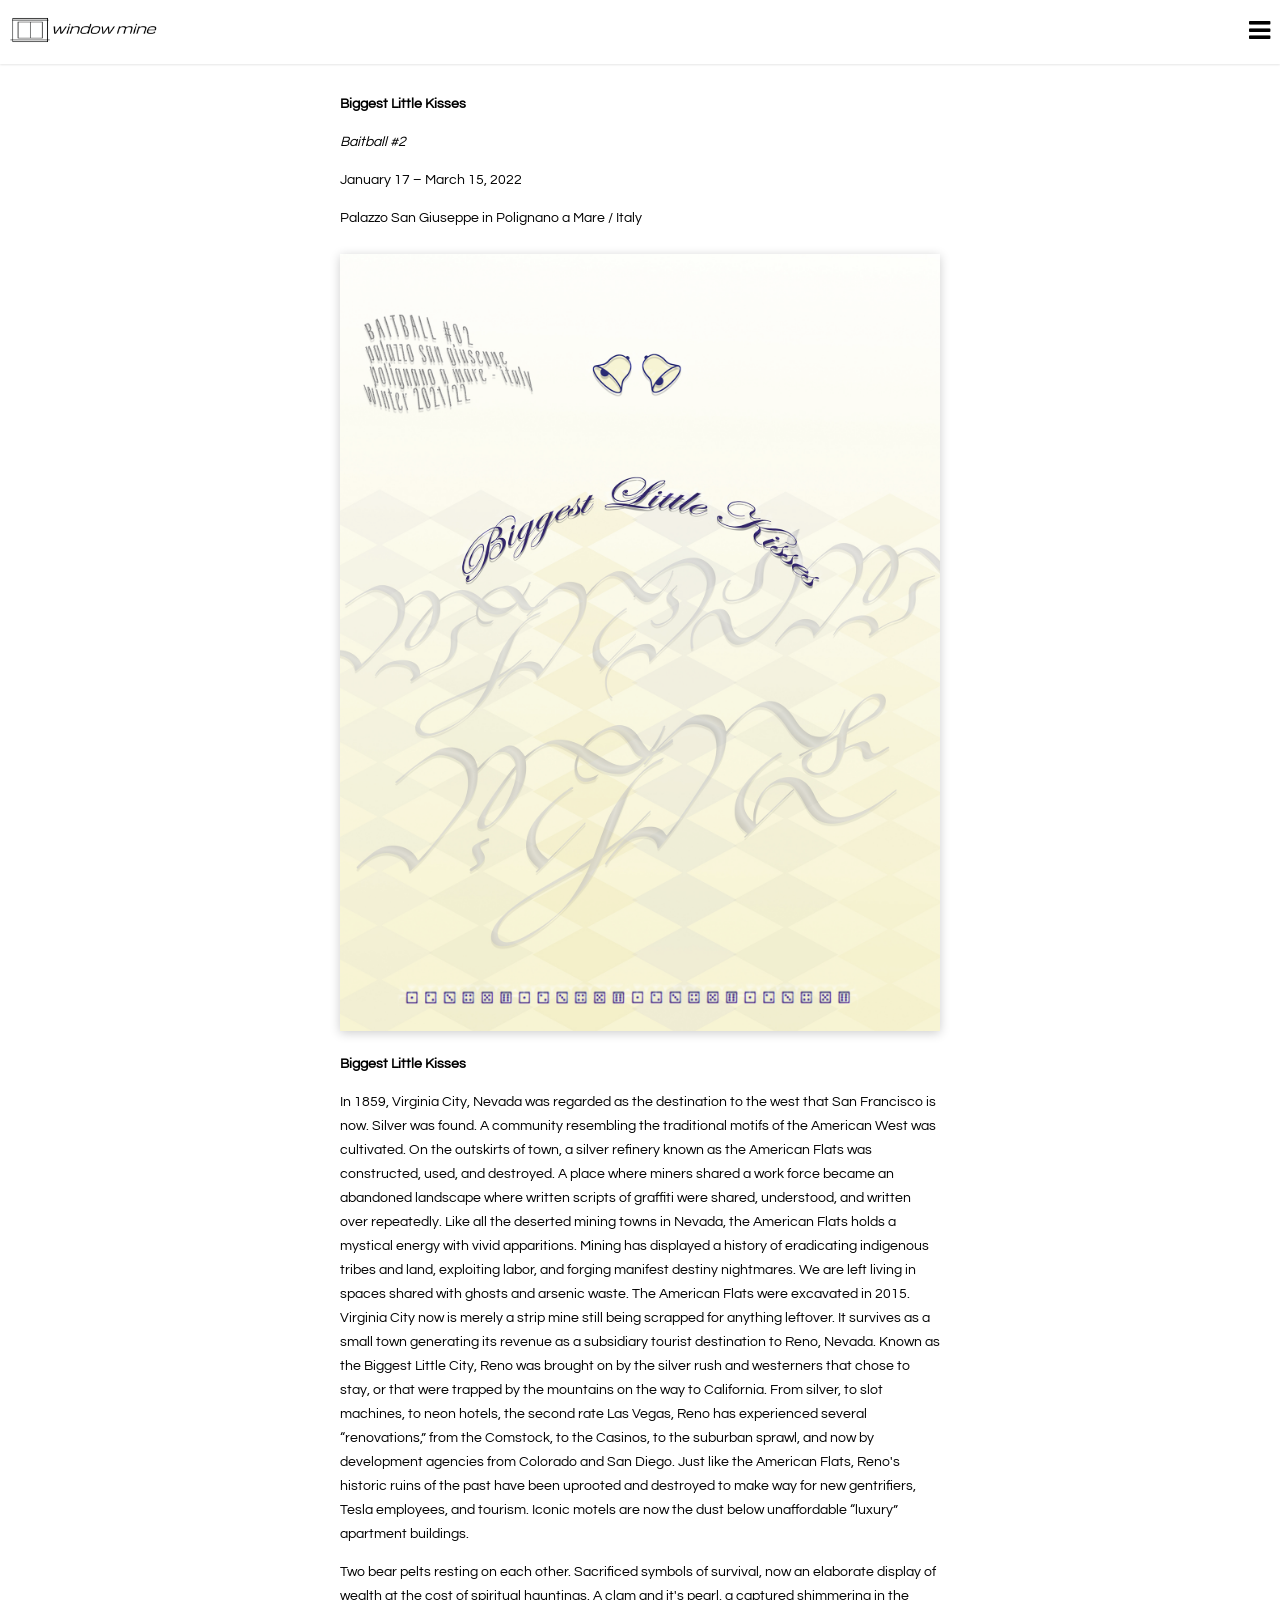
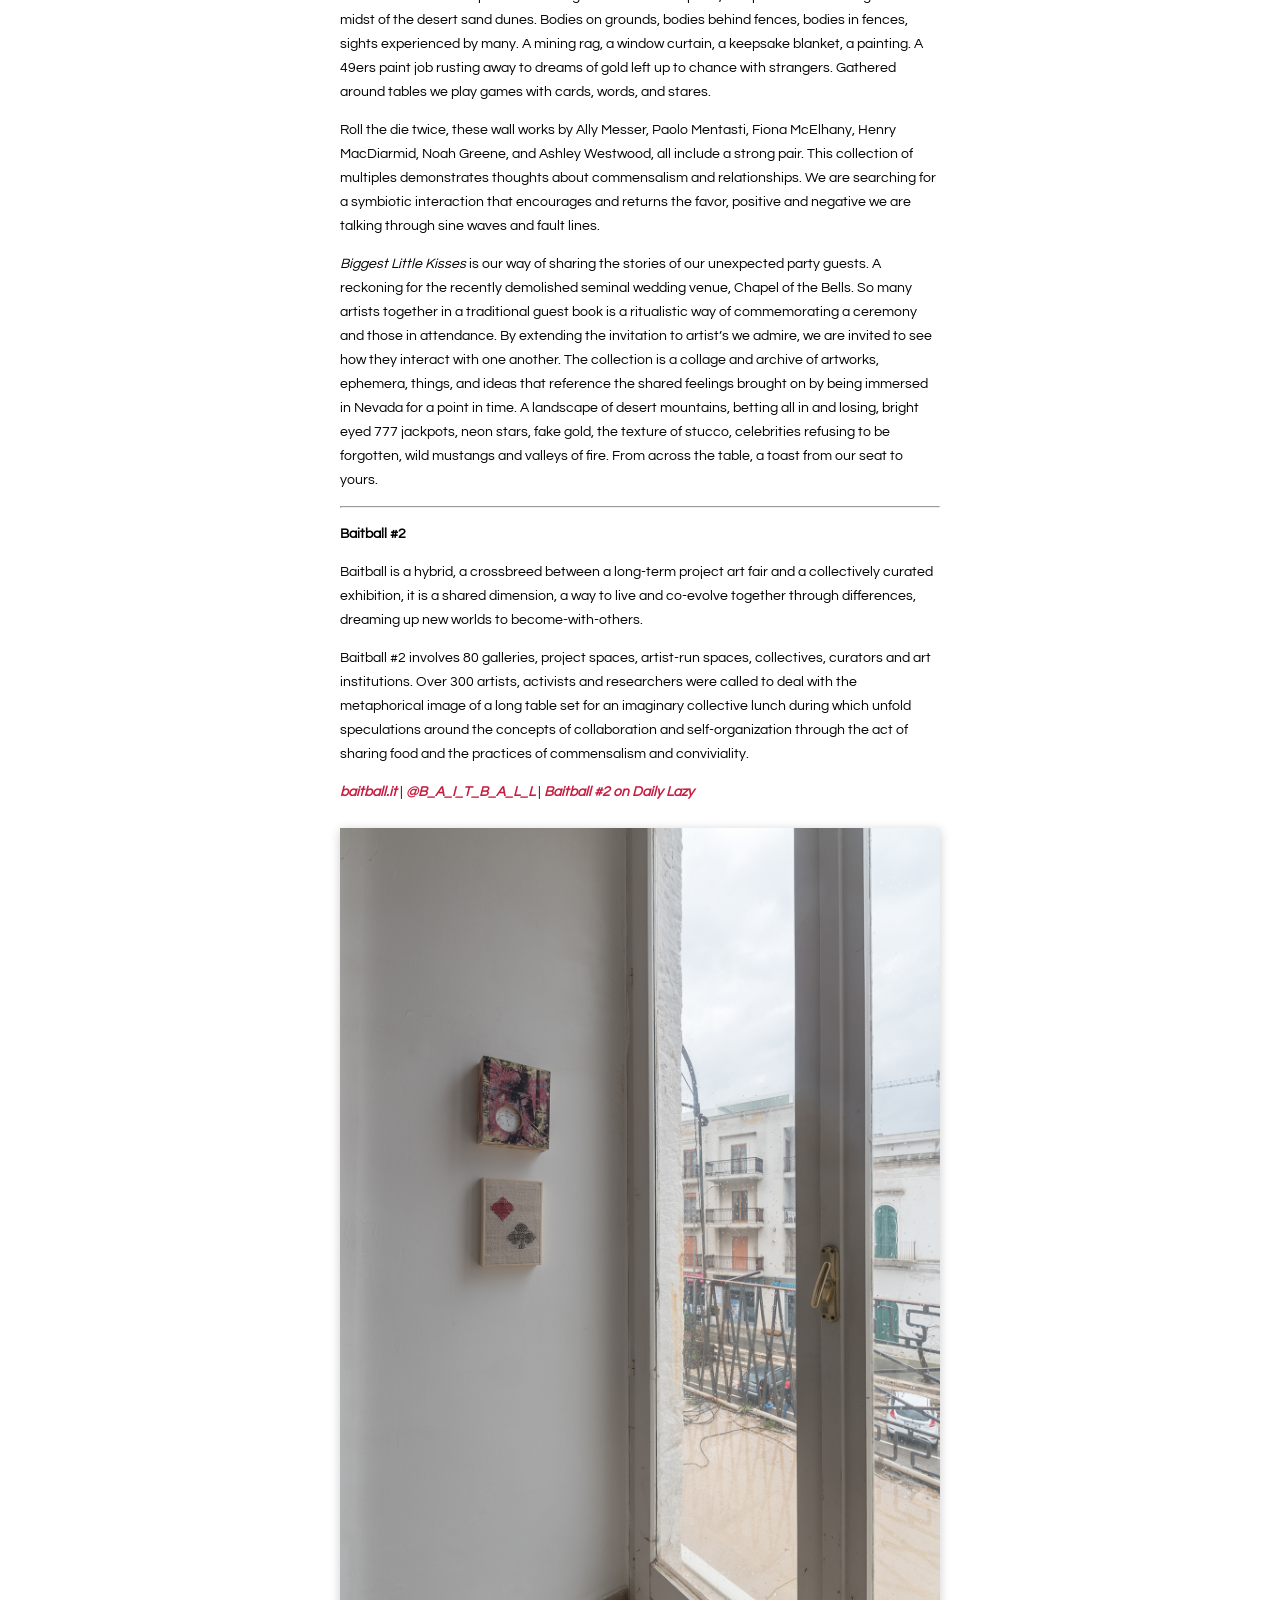
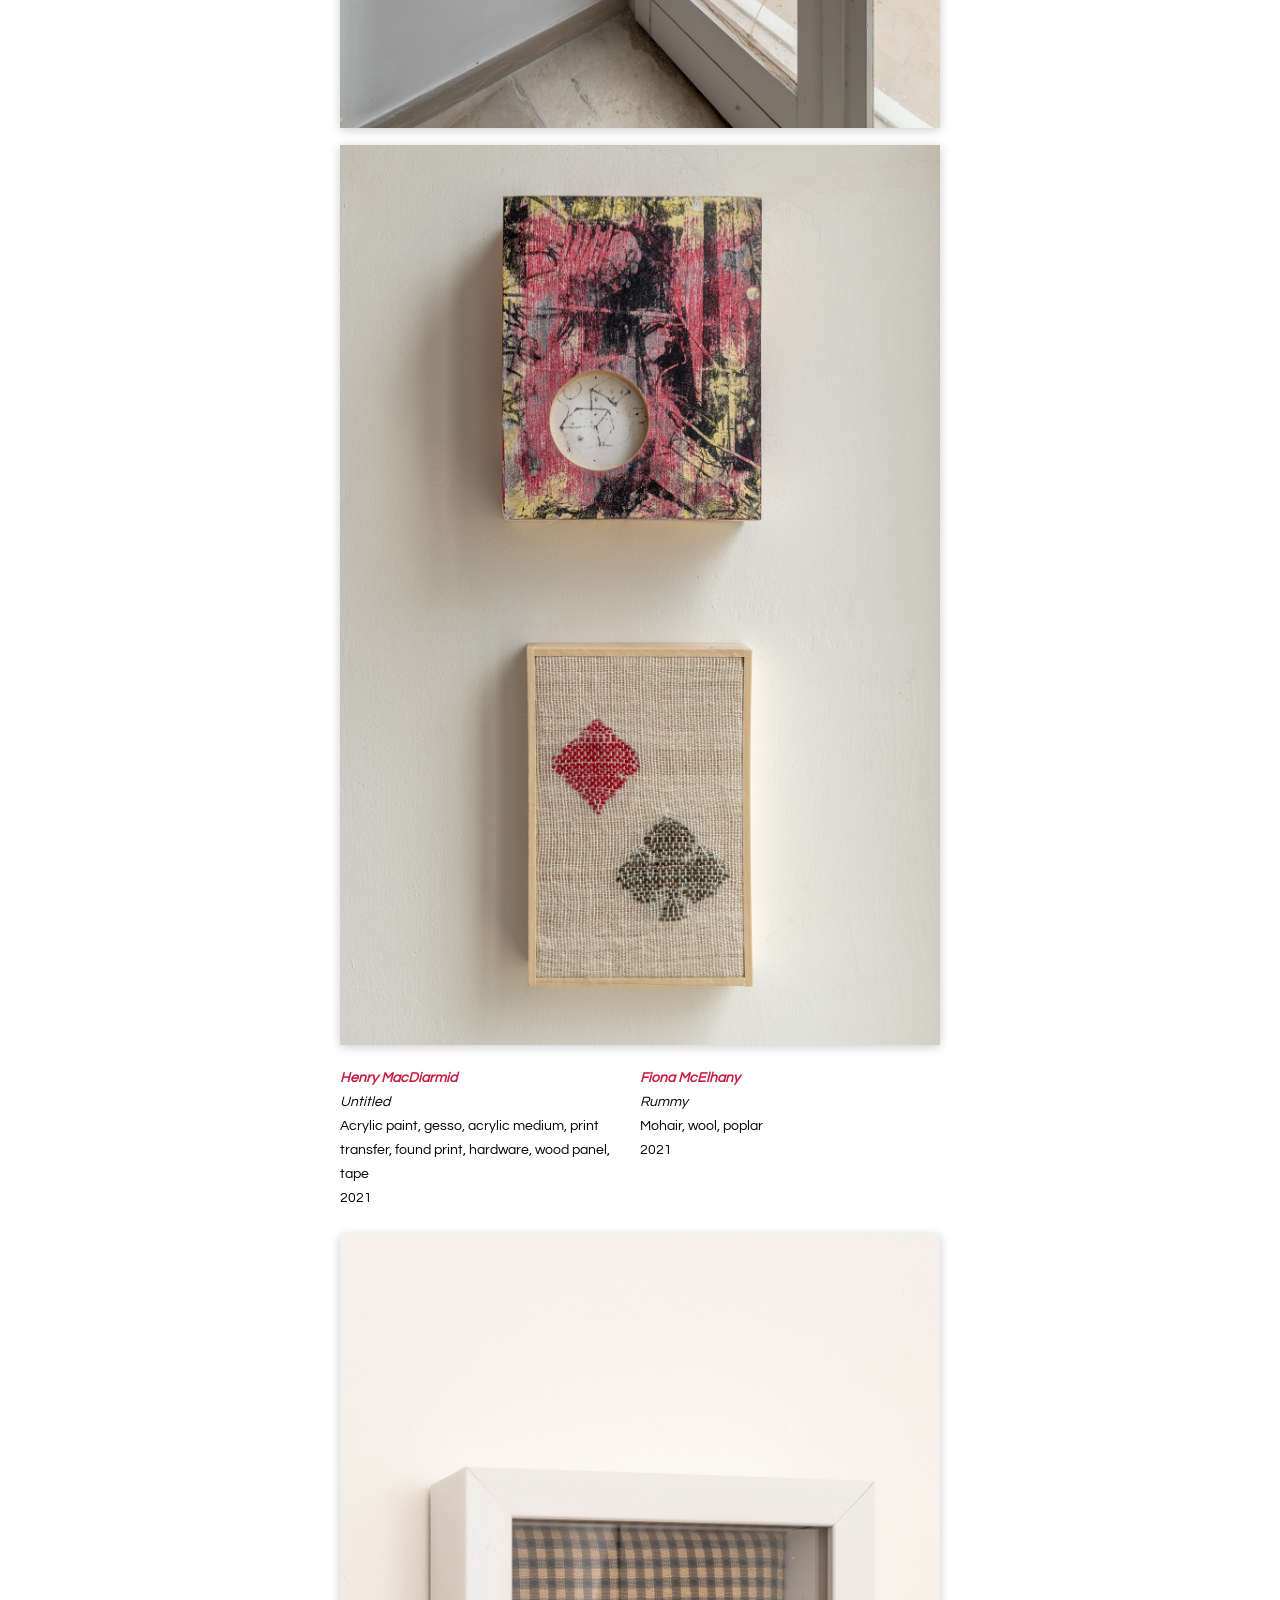
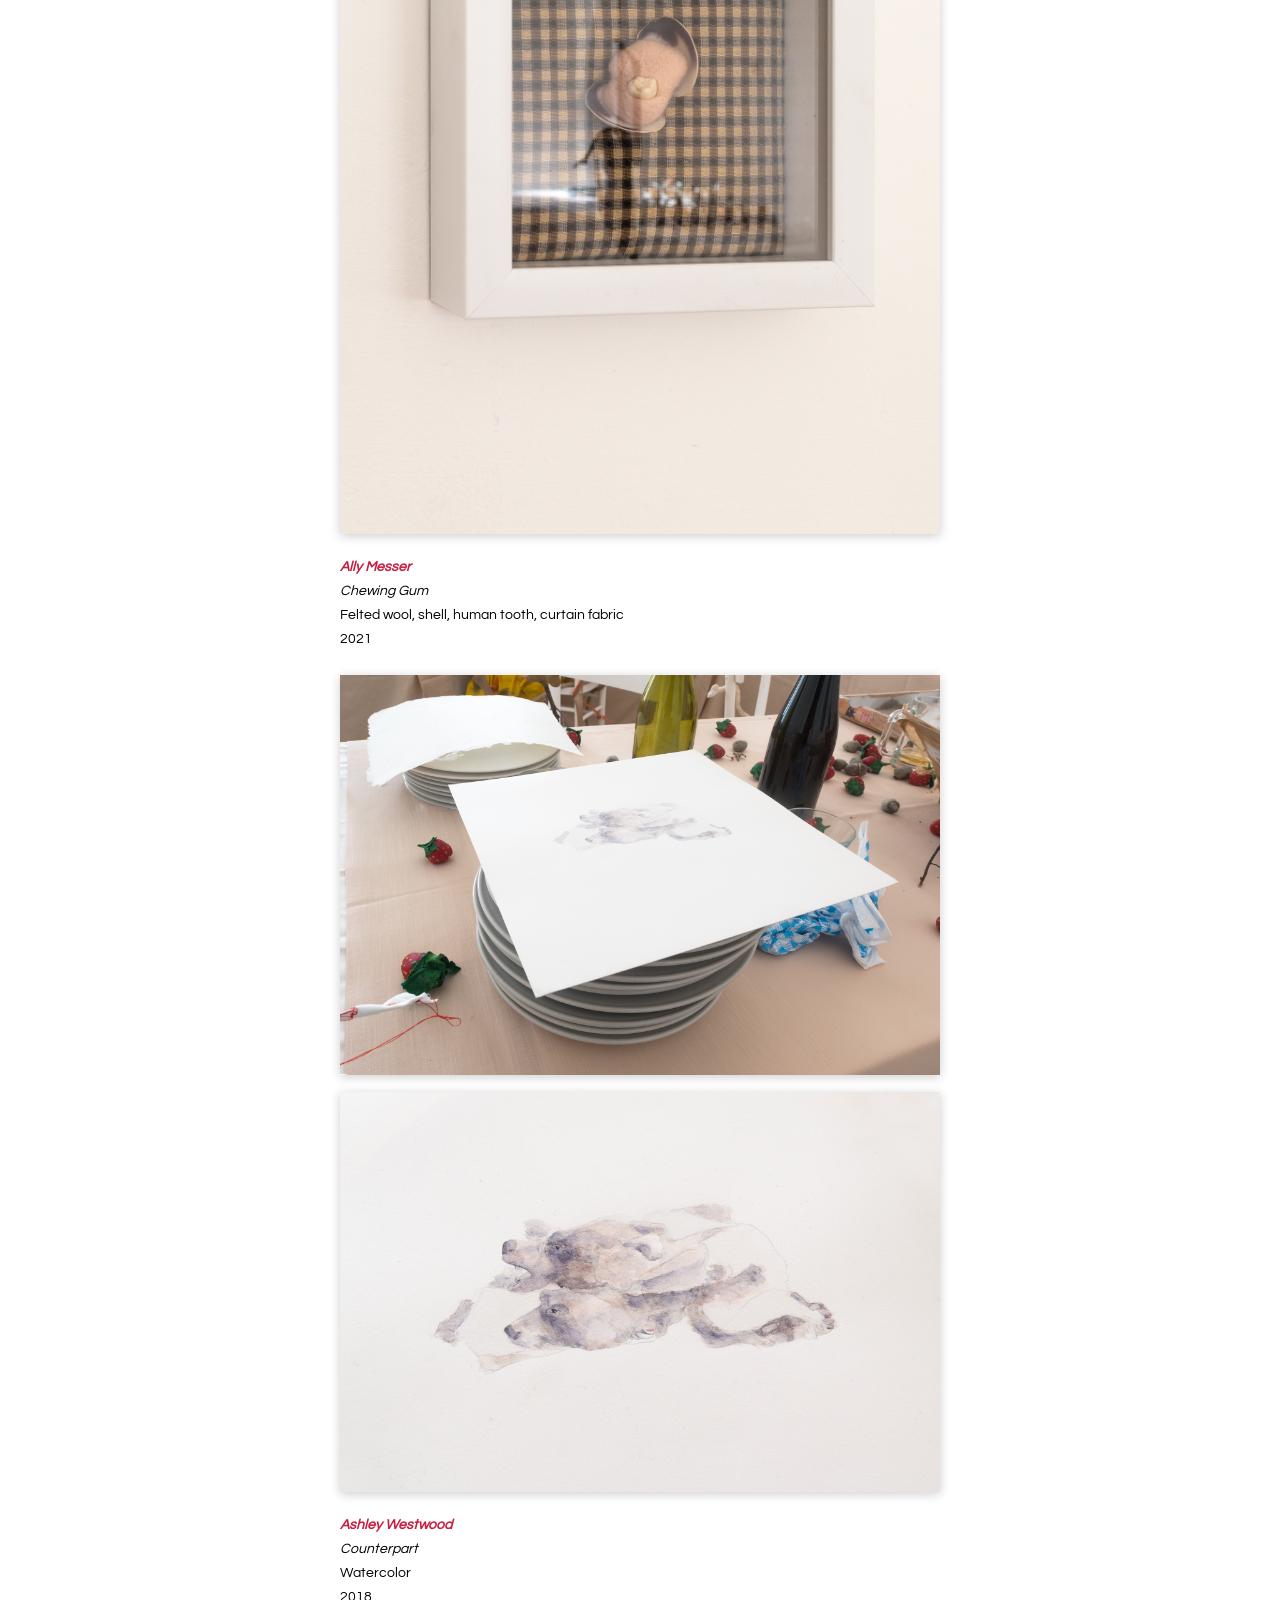
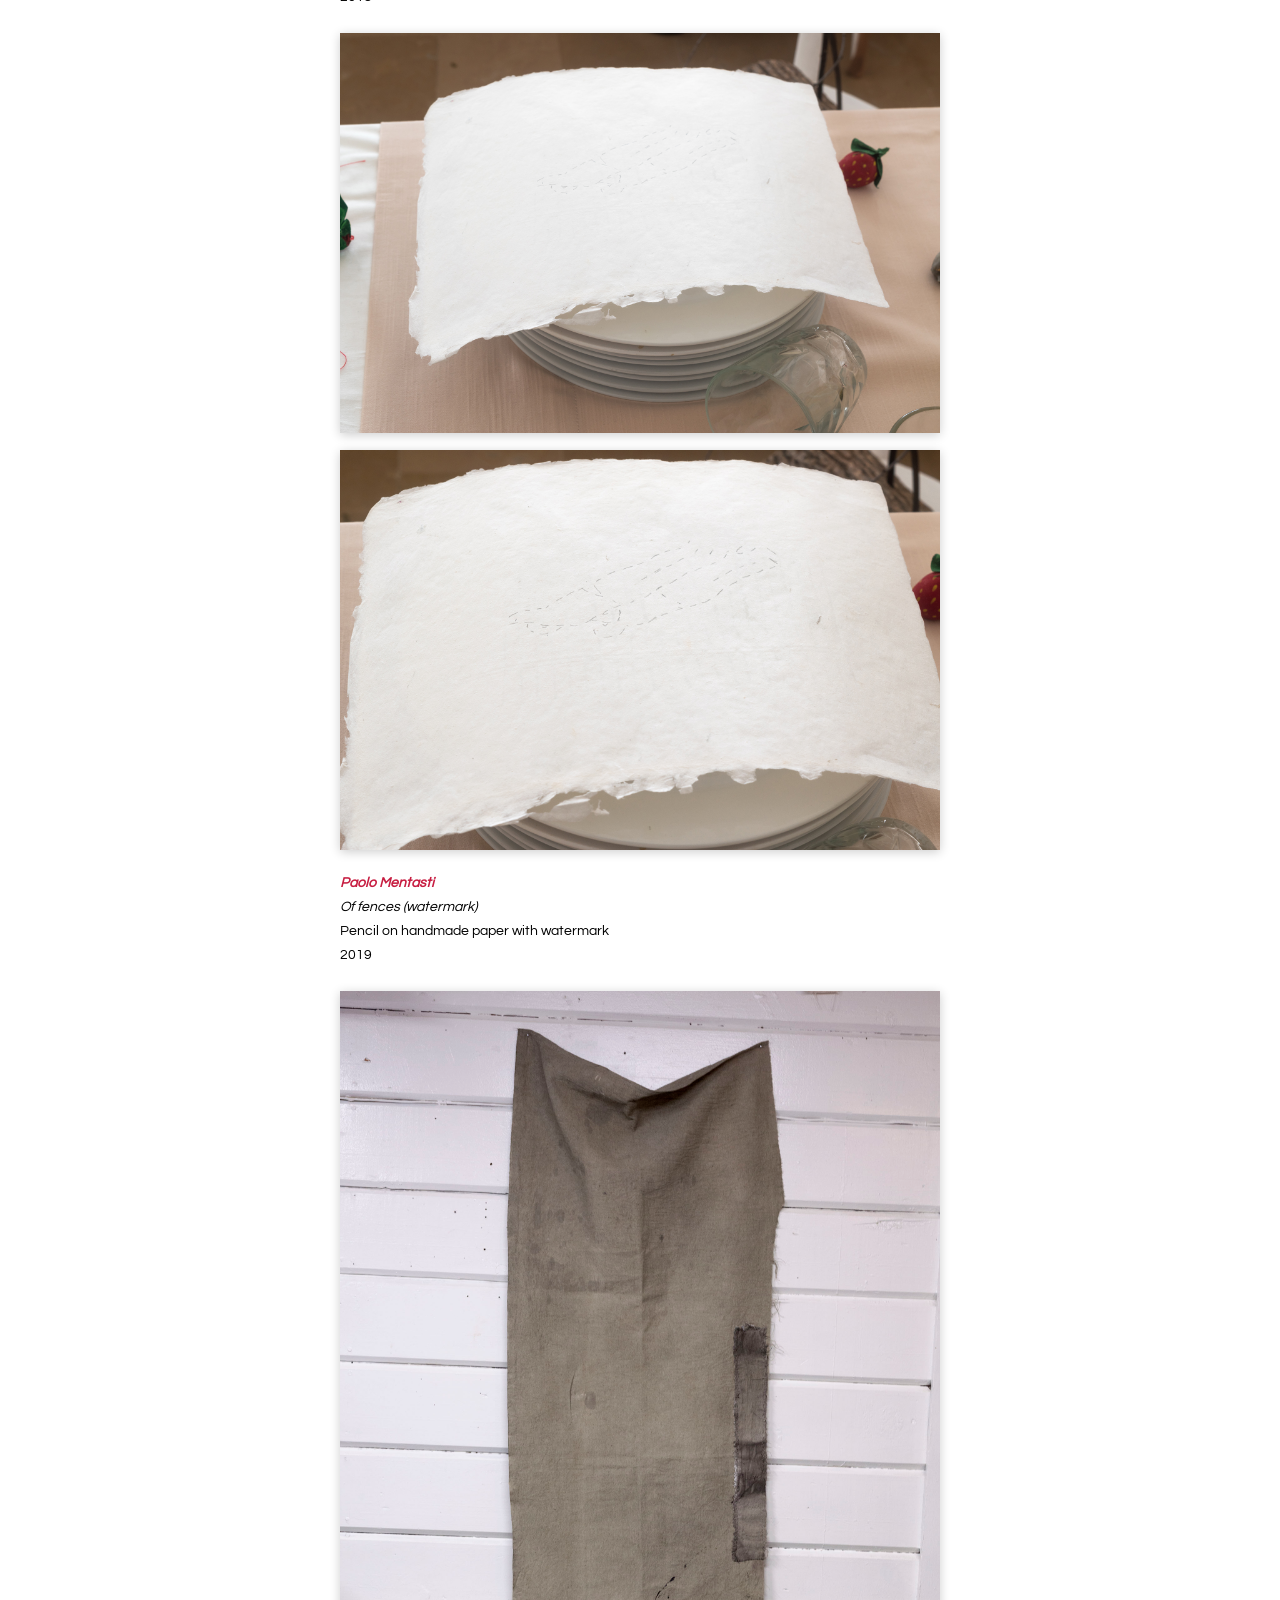
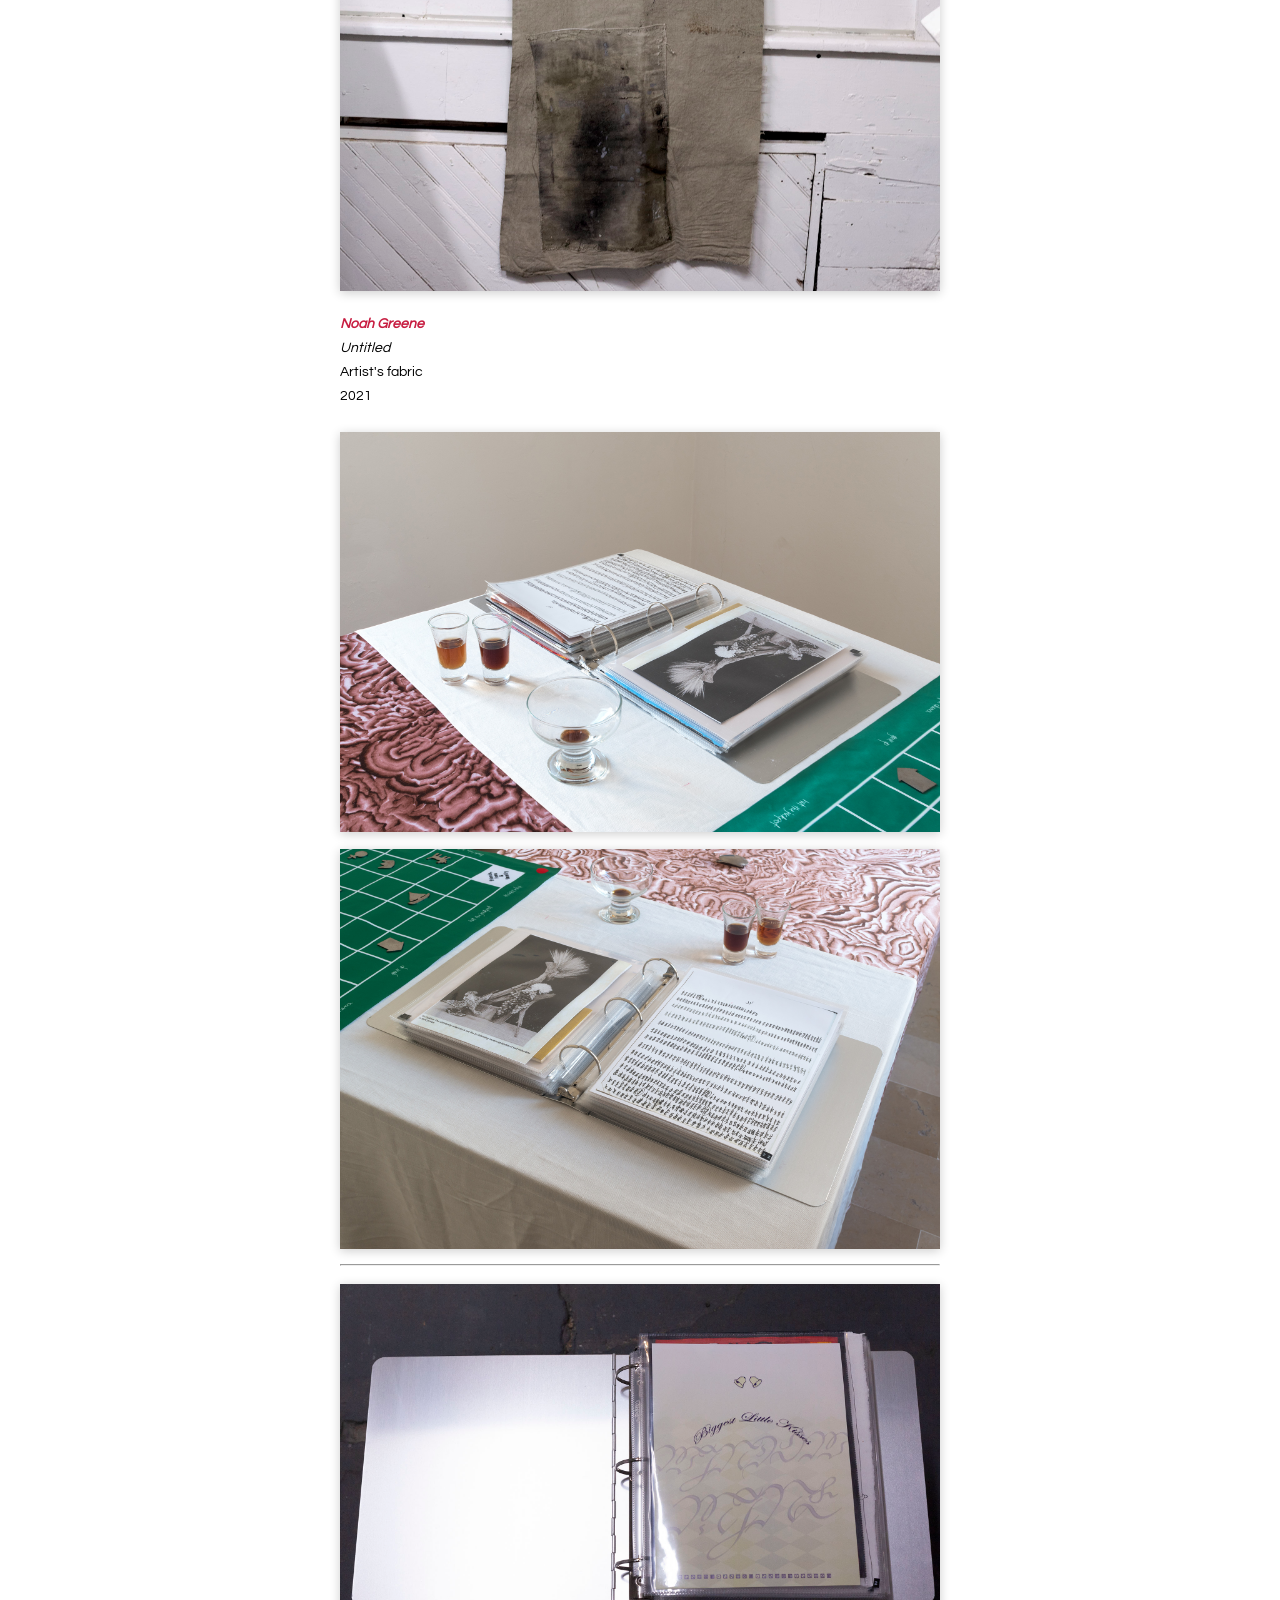
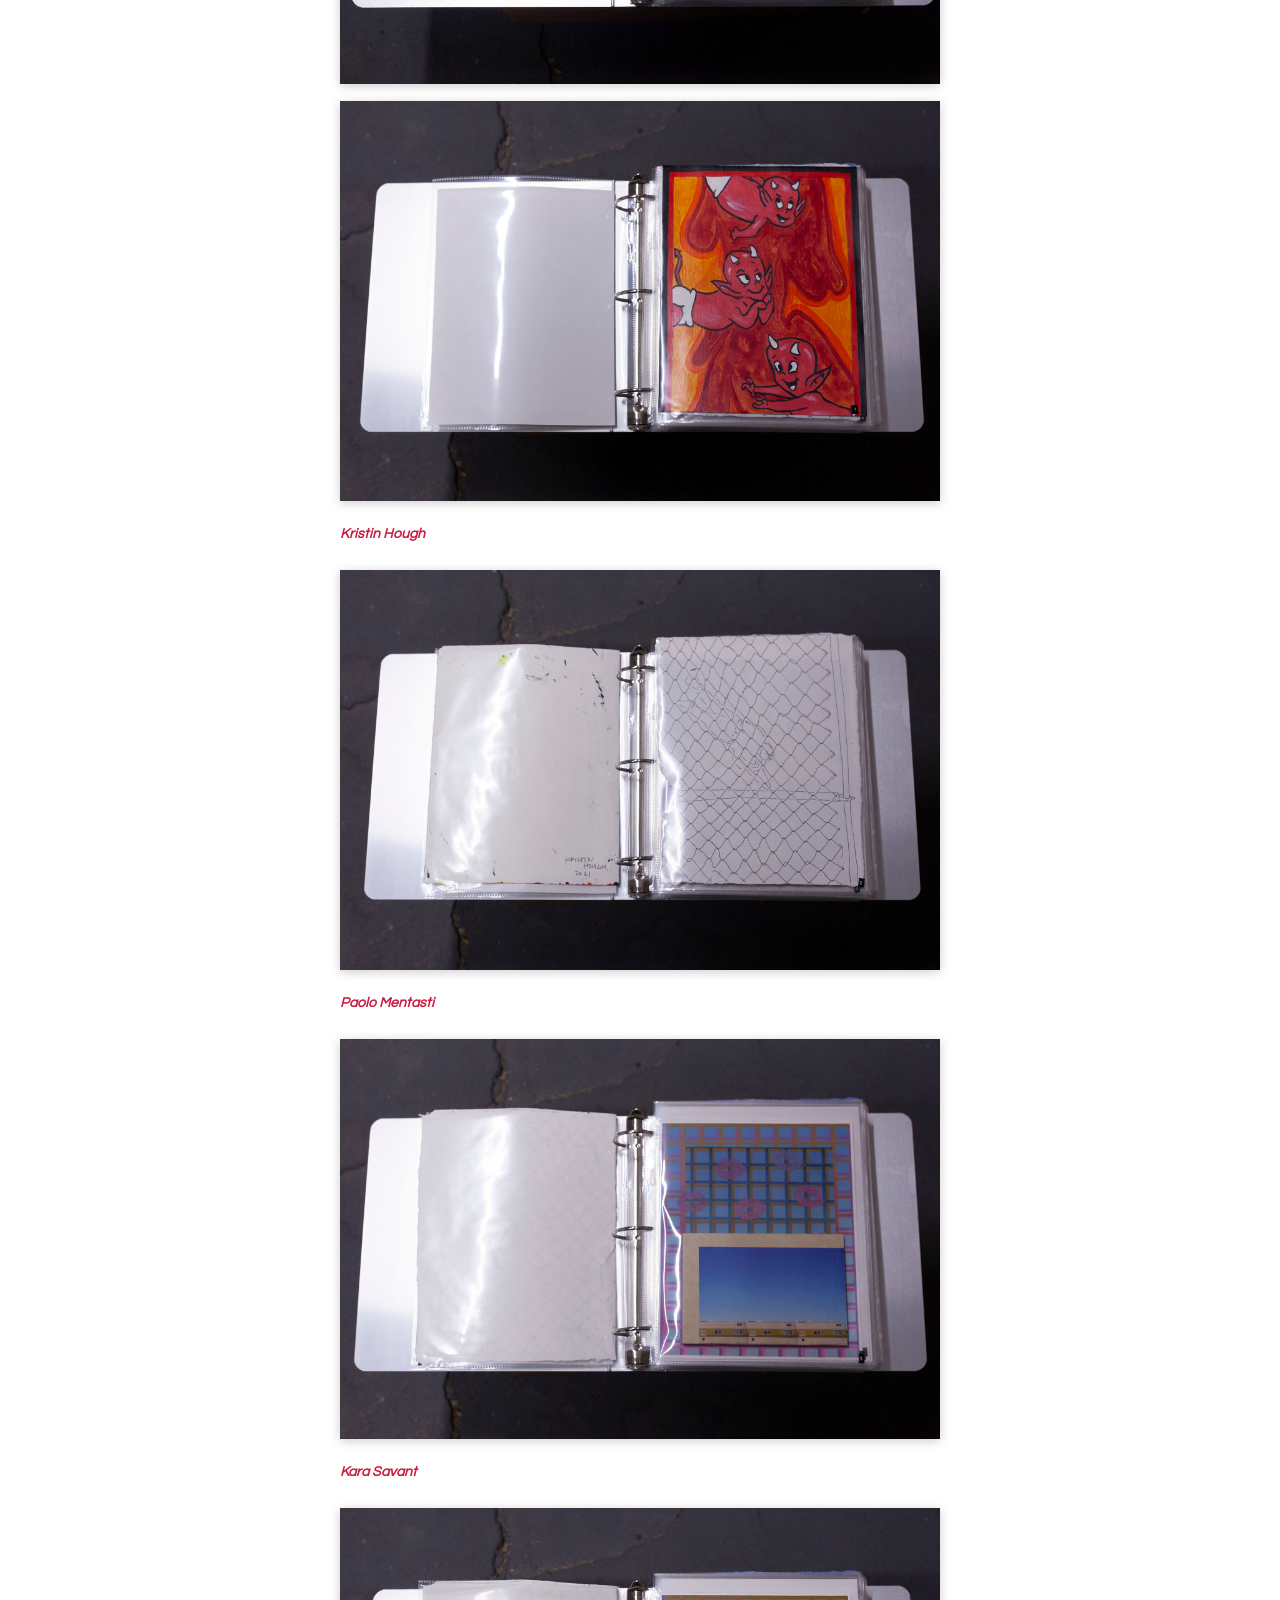
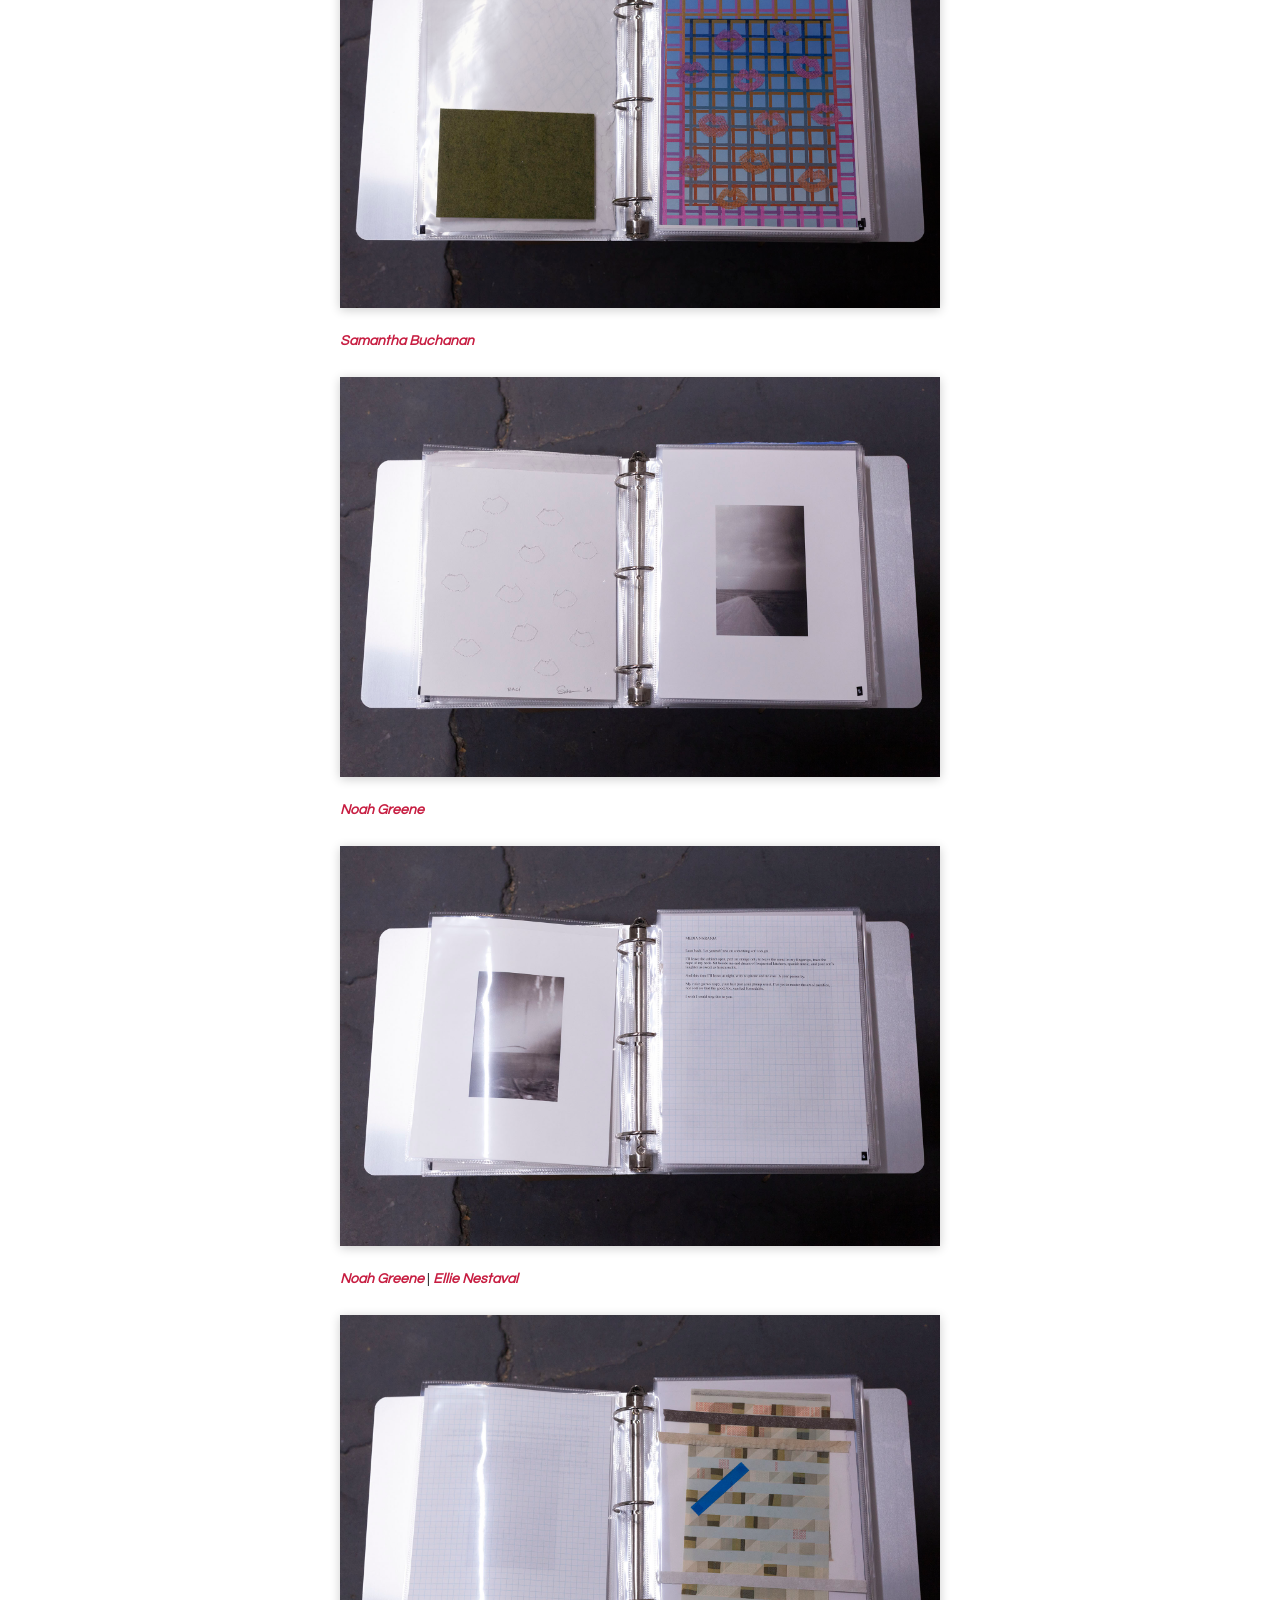
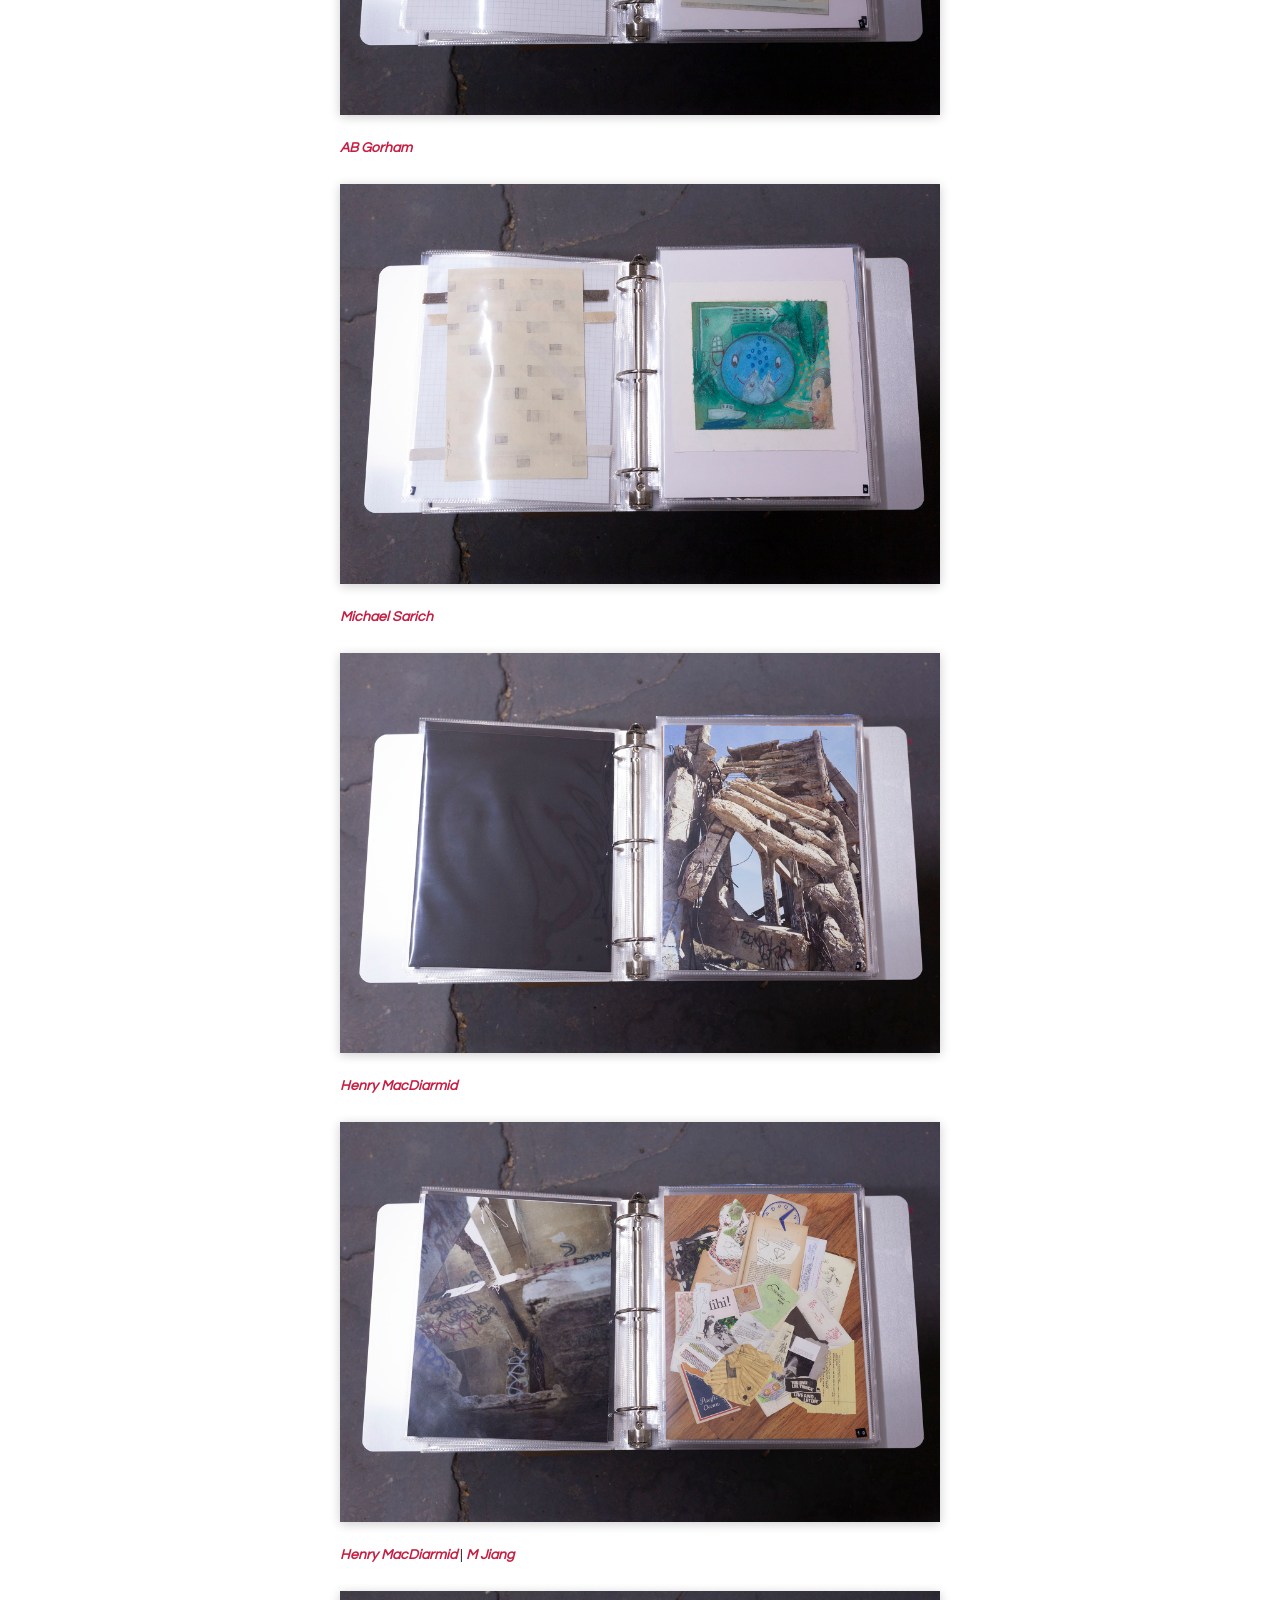
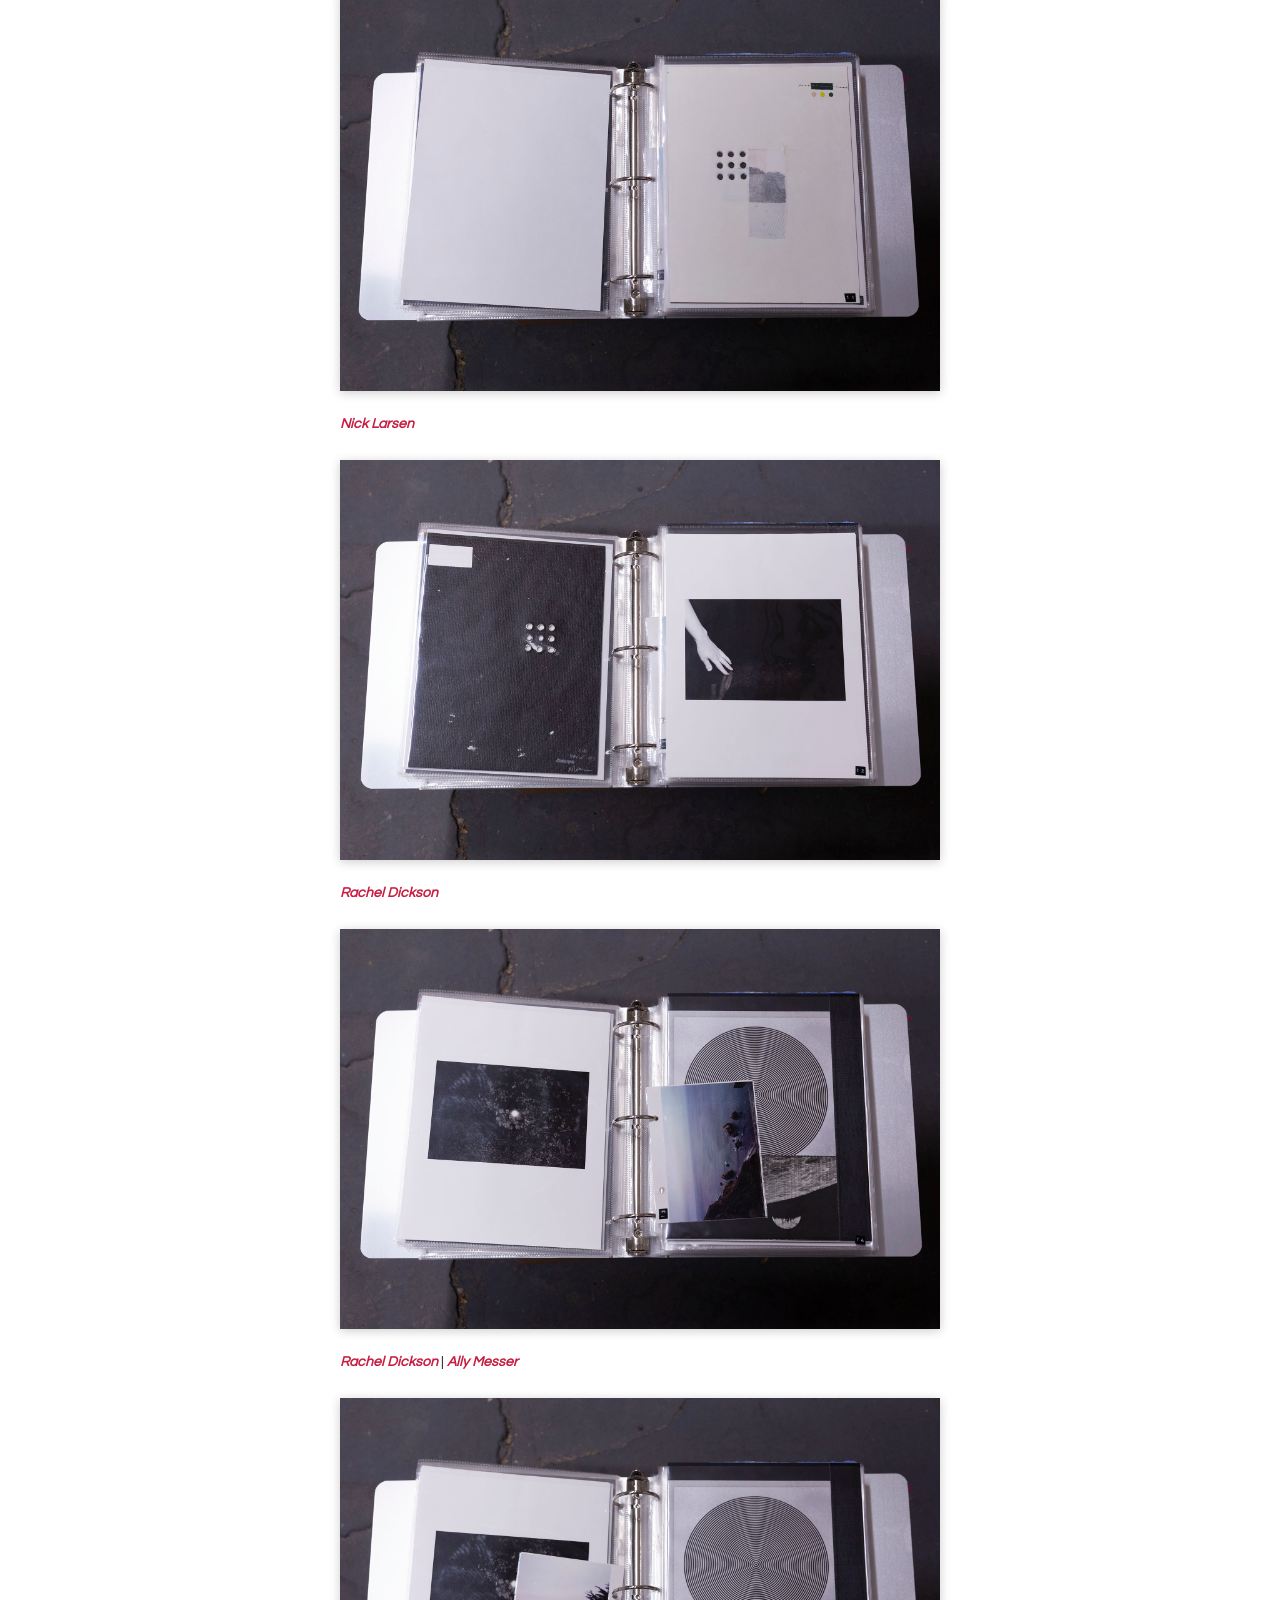
<file: biggest-little-kisses.html>
<!DOCTYPE html>
<html lang="en">

<head>
    <meta charset="UTF-8">
    <meta http-equiv="X-UA-Compatible" content="ie=edge">
    <meta name="viewport" content="width=device-width, initial-scale=1.0">
    <title>window mine</title>
    <link rel="shortcut icon" href="images/favicon.jpg">
<link rel="stylesheet" href="https://cdnjs.cloudflare.com/ajax/libs/font-awesome/4.7.0/css/font-awesome.min.css">
<link rel="stylesheet" href="shared.css">
</head>
<body>

<!-- Simulate a smartphone / tablet -->
<div class="main-header">

  <div id="mySidenav" class="sidenav">
    <a href="javascript:void(0)" class="closebtn" onclick="closeNav()">&times;</a>
    <strong><u><i><a href="#">Archive</a></i></u></strong>
    <a href="biggest-little-kisses">Biggest Little Kisses</a>
    <a href="vanishing-point">Vanishing Point</a>
    <a href="omar-pierce-bygones">Omar Pierce</a>
    <a href="john-knight-fools-paradise">John Knight</a>
    <a href="alberto-garcia-rodriguez-breathing-down-my-neck">Alberto Garcia Rodriguez</a>
    <a href="ally-messer-petals-from-daisies">Ally Messer</a>
    <a href="samantha-buchanan-pigment-figment">Samantha Buchanan</a>
    <a href="kellee-morgado-alter">Kellee Morgado</a>
    <a href="noah-greene-the-house-is-shallow">Noah Greene</a>
    <a href="ashley-westwood-ruination">Ashley Westwood</a>
    <a href="fiona-mcelhany-party">Fiona McElhany</a>
    <a href="ray-mueller-ties-that-bind">Ray Mueller</a>
    <strong><a href="about">About</a></strong>
    <i><a href="mailto:windowmine2020@gmail.com" target="_blank">windowmine2020@gmail.com</a></i>
    <i><a href="https://www.instagram.com/window.mine/" target="_blank">instagram.com/window.mine</a></i>
  </div>

  <!-- Top Navigation Menu -->
  <div class="topnav">
    <a href="https://windowmine.com/" class="active"><img src="images/Window-Mine-Logo.png"></a>
    <a href="javascript:void(0);" class="icon" onclick="openNav()">
      <i class="fa fa-bars"></i>
    </a>
  </div>
</div>

<div class="main">
  <h1>Biggest Little Kisses</h1>
  <p><i>Baitball #2</i></p>
  <p>January 17 – March 15, 2022</p>
  <p>Palazzo San Giuseppe in Polignano a Mare / Italy</p>
  <img class="myImg" src="images/window mine - Baitball - Biggest Little Kisses 0 - Flyer.jpg">
  <p><strong>Biggest Little Kisses</strong></p>
  <p>
      In 1859, Virginia City, Nevada was regarded as the destination to the west that San Francisco is now. 
      Silver was found. A community resembling the traditional motifs of the American West was cultivated. 
      On the outskirts of town, a silver refinery known as the American Flats was constructed, used, and destroyed. 
      A place where miners shared a work force became an abandoned landscape where written scripts of graffiti were 
      shared, understood, and written over repeatedly. Like all the deserted mining towns in Nevada, the American 
      Flats holds a mystical energy with vivid apparitions. Mining has displayed a history of eradicating indigenous 
      tribes and land, exploiting labor, and forging manifest destiny nightmares. We are left living in spaces shared 
      with ghosts and arsenic waste. The American Flats were excavated in 2015. Virginia City now is merely a strip 
      mine still being scrapped for anything leftover. It survives as a small town generating its revenue as a 
      subsidiary tourist destination to Reno, Nevada. Known as the Biggest Little City, Reno was brought on by the 
      silver rush and westerners that chose to stay, or that were trapped by the mountains on the way to California. 
      From silver, to slot machines, to neon hotels, the second rate Las Vegas, Reno has experienced several “renovations,” 
      from the Comstock, to the Casinos, to the suburban sprawl, and now by development agencies from Colorado and San Diego. 
      Just like the American Flats, Reno's historic ruins of the past have been uprooted and destroyed to make way for new 
      gentrifiers, Tesla employees, and tourism. Iconic motels are now the dust below unaffordable “luxury” apartment buildings.
    </p>
    <p>
        Two bear pelts resting on each other. Sacrificed symbols of survival, now an elaborate display of wealth at the 
        cost of spiritual hauntings. A clam and it's pearl, a captured shimmering in the midst of the desert sand dunes. 
        Bodies on grounds, bodies behind fences, bodies in fences, sights experienced by many. A mining rag, a window 
        curtain, a keepsake blanket, a painting. A 49ers paint job rusting away to dreams of gold left up to chance 
        with strangers. Gathered around tables we play games with cards, words, and stares. 
    </p>
    <p>
        Roll the die twice, these wall works by Ally Messer, Paolo Mentasti, Fiona McElhany, Henry MacDiarmid, Noah Greene, 
        and Ashley Westwood, all include a strong pair. This collection of multiples demonstrates thoughts about commensalism 
        and relationships. We are searching for a symbiotic interaction that encourages and returns the favor, positive and 
        negative we are talking through sine waves and fault lines.
    </p>
    <p>
        <i>Biggest Little Kisses</i> is our way of sharing the stories of our unexpected party guests. A reckoning for the recently 
        demolished seminal wedding venue, Chapel of the Bells. So many artists together in a traditional guest book is a 
        ritualistic way of commemorating a ceremony and those in attendance. By extending the invitation to artist’s we 
        admire, we are invited to see how they interact with one another. The collection is a collage and archive of 
        artworks, ephemera, things, and ideas that reference the shared feelings brought on by being immersed in Nevada 
        for a point in time. A landscape of desert mountains, betting all in and losing, bright eyed 777 jackpots, neon 
        stars, fake gold, the texture of stucco, celebrities refusing to be forgotten, wild mustangs and valleys of fire. 
        From across the table, a toast from our seat to yours.
    </p>
    <hr>
  <p><strong>Baitball #2</strong></p>
  <p>
    Baitball is a hybrid, a crossbreed between a long-term project art fair and a collectively 
    curated exhibition, it is a shared dimension, a way to live and co-evolve together through 
    differences, dreaming up new worlds to become-with-others.
  </p>
  <p>
      Baitball #2 involves 80 galleries, project spaces, artist-run spaces, collectives, curators 
      and art institutions. Over 300 artists, activists and researchers were called to deal with 
      the metaphorical image of a long table set for an imaginary collective lunch during which 
      unfold speculations around the concepts of collaboration and self-organization through 
      the act of sharing food and the practices of commensalism and conviviality.
  </p>
  <p>
    <a href="https://www.baitball.it/" target="_blank">baitball.it</a> | 
    <a href="https://www.instagram.com/B_A_I_T_B_A_L_L/" target="_blank">@B_A_I_T_B_A_L_L</a> |
    <a href="https://www.daily-lazy.com/2022/03/baitball02-at-palazzo-san-giuseppe.html" target="_blank">Baitball #2 on <i>Daily Lazy</i></a>
  </p>
  <img class="myImg" src="images/window mine - Baitball - Biggest Little Kisses 55 - Installation.jpg">
  <img class="myImg" src="images/window mine - Baitball - Biggest Little Kisses 56 - Installation.jpg">
  <p style="float: left; width: 50%;">
    <a href="https://henrymacdiarmid.com/" target="_blank">Henry MacDiarmid</a><br>
    <i>Untitled</i><br>
    Acrylic paint, gesso, acrylic medium, print transfer, found print, hardware, wood panel, tape<br>
    2021
  </p>
  <p style="float: left; width: 50%;">
    <a href="https://fionamcelhany.com/" target="_blank">Fiona McElhany</a><br>
    <i>Rummy</i><br>
    Mohair, wool, poplar<br>
    2021
  </p>
  <img class="myImg" src="images/window mine - Baitball - Biggest Little Kisses 53 - Installation - Ally Messer - Chewing Gum.jpg">
  <p>
    <a href="https://www.instagram.com/babyavacado/" target="_blank">Ally Messer</a><br>
    <i>Chewing Gum</i><br>
    Felted wool, shell, human tooth, curtain fabric<br>
    2021
  </p>
  <img class="myImg" src="images/window mine - Baitball - Biggest Little Kisses 59 - Installation.jpg">
  <img class="myImg" src="images/window mine - Baitball - Biggest Little Kisses 60 - Installation - Ashley Westwood.jpg">
  <p>
    <a href="https://windowmine.com/ashley-westwood-ruination" target="_blank">Ashley Westwood</a><br>
    <i>Counterpart</i><br>
    Watercolor<br>
    2018
  </p>
  <img class="myImg" src="images/window mine - Baitball - Biggest Little Kisses 61 - Installation - Paolo Mentasti.jpg">
  <img class="myImg" src="images/window mine - Baitball - Biggest Little Kisses 62 - Installation - Paolo Mentasti.jpg">
  <p>
    <a href="https://mentasti.art/" target="_blank">Paolo Mentasti</a><br>
    <i>Of fences (watermark)</i><br>
    Pencil on handmade paper with watermark<br>
    2019
  </p>
  <img class="myImg" src="images/window mine - Baitball - Biggest Little Kisses 49 - Noah Greene.jpg">
  <p>
    <a href="https://noahgreene.com/" target="_blank">Noah Greene</a><br>
    <i>Untitled</i><br>
    Artist's fabric<br>
    2021
  </p>
  <img class="myImg" src="images/window mine - Baitball - Biggest Little Kisses 57 - Installation.jpg">
  <img class="myImg" src="images/window mine - Baitball - Biggest Little Kisses 58 - Installation.jpg">
  <hr>
  <img class="myImg" src="images/window mine - Baitball - Biggest Little Kisses 02 - Title.jpg">
  <img class="myImg" src="images/window mine - Baitball - Biggest Little Kisses 03 - Kristin Hough 1.jpg">
  <p><a href="http://www.kristinhough.com/" target="_blank">Kristin Hough</a></p>
  <img class="myImg" src="images/window mine - Baitball - Biggest Little Kisses 04 - Paolo Mentasti 1.jpg">
  <p><a href="https://mentasti.art/" target="_blank">Paolo Mentasti</a></p>
  <img class="myImg" src="images/window mine - Baitball - Biggest Little Kisses 05 - Kara Savant 1.jpg">
  <p><a href="http://www.karasavant.com/" target="_blank">Kara Savant</a></p>
  <img class="myImg" src="images/window mine - Baitball - Biggest Little Kisses 06 - Samantha Buchanan 1.jpg">
  <p><a href="https://samantha-buchanan.com/home.html" target="_blank">Samantha Buchanan</a></p>
  <img class="myImg" src="images/window mine - Baitball - Biggest Little Kisses 07 - Noah Greene 1.jpg">
  <p><a href="https://noahgreene.com/" target="_blank">Noah Greene</a></p>
  <img class="myImg" src="images/window mine - Baitball - Biggest Little Kisses 08 - Ellie Nestaval 1.jpg">
  <p>
      <a href="https://noahgreene.com/" target="_blank">Noah Greene</a> | 
      <a href="https://www.instagram.com/enestaval/?hl=en" target="_blank">Ellie Nestaval</a>
    </p>
  <img class="myImg" src="images/window mine - Baitball - Biggest Little Kisses 09 - AB Gorham 1.jpg">
  <p><a href="https://www.abgorham.com/" target="_blank">AB Gorham</a></p>
  <img class="myImg" src="images/window mine - Baitball - Biggest Little Kisses 10 - Michael Sarich 1.jpg">
  <p><a href="https://www.michael-sarich.com/" target="_blank">Michael Sarich</a></p>
  <img class="myImg" src="images/window mine - Baitball - Biggest Little Kisses 11 - Henry MacDiarmid 1.jpg">
  <p><a href="https://henrymacdiarmid.com/" target="_blank">Henry MacDiarmid</a></p>
  <img class="myImg" src="images/window mine - Baitball - Biggest Little Kisses 12 - M Jiang.jpg">
  <p>
      <a href="https://henrymacdiarmid.com/" target="_blank">Henry MacDiarmid</a> | 
      <a href="https://timeistheonlyfeeling.com/" target="_blank">M Jiang</a>
  </p>
  <img class="myImg" src="images/window mine - Baitball - Biggest Little Kisses 13 - Nick Larsen 1.jpg">
  <p><a href="http://www.nick-larsen.com/" target="_blank">Nick Larsen</a></p>
  <img class="myImg" src="images/window mine - Baitball - Biggest Little Kisses 14 - Rachel Dickson 1.jpg">
  <p><a href="https://rachelmdickson.com/" target="_blank">Rachel Dickson</a></p>
  <img class="myImg" src="images/window mine - Baitball - Biggest Little Kisses 15 - Ally Messer 1.jpg">
  <p>
      <a href="https://rachelmdickson.com/" target="_blank">Rachel Dickson</a> | 
      <a href="https://www.instagram.com/babyavacado/" target="_blank">Ally Messer</a>
    </p>
  <img class="myImg" src="images/window mine - Baitball - Biggest Little Kisses 16 - Austin Pratt 1.jpg">
  <p>
      <a href="https://www.instagram.com/babyavacado/" target="_blank">Ally Messer</a> | 
      <a href="https://austinjpratt.com/" target="_blank">Austin Pratt</a>
    </p>
  <img class="myImg" src="images/window mine - Baitball - Biggest Little Kisses 17 - Ray Mueller.jpg">
  <p>
      <a href="https://austinjpratt.com/" target="_blank">Austin Pratt</a> | 
      <a href="https://www.instagram.com/mortuaryprince/" target="_blank">Ray Mueller</a>
    </p>
  <img class="myImg" src="images/window mine - Baitball - Biggest Little Kisses 18 - Hasler R Gomez.jpg">
  <p>
    <a href="https://www.instagram.com/mortuaryprince/" target="_blank">Ray Mueller</a> | 
    <a href="http://www.haslergomez.com/" target="_blank">Häsler R. Gómez</a>
  </p>
  <img class="myImg" src="images/window mine - Baitball - Biggest Little Kisses 19 - Paolo Mentasti 2.jpg">
  <p><a href="https://mentasti.art/" target="_blank">Paolo Mentasti</a></p>
  <img class="myImg" src="images/window mine - Baitball - Biggest Little Kisses 20 - Nick Larsen 2.jpg">
  <p><a href="http://www.nick-larsen.com/" target="_blank">Nick Larsen</a></p>
  <img class="myImg" src="images/window mine - Baitball - Biggest Little Kisses 21 - Ally Messer 2.jpg">
  <p><a href="https://www.instagram.com/babyavacado/" target="_blank">Ally Messer</a></p>
  <img class="myImg" src="images/window mine - Baitball - Biggest Little Kisses 22 - Kara Savant 2.jpg">
  <p><a href="http://www.karasavant.com/" target="_blank">Kara Savant</a></p>
  <img class="myImg" src="images/window mine - Baitball - Biggest Little Kisses 23 - John Knight 1.jpg">
  <p><a href="https://knightjohn.com/" target="_blank">John Knight</a></p>
  <img class="myImg" src="images/window mine - Baitball - Biggest Little Kisses 24 - Shelby Charlesworth 1.jpg">
  <p>
    <a href="https://knightjohn.com/" target="_blank">John Knight</a> | 
    <a href="https://www.shelbycharlesworth.com/" target="_blank">Shelby Charlesworth</a>
  </p>
  <img class="myImg" src="images/window mine - Baitball - Biggest Little Kisses 25 - Shelby Charlesworth 2.jpg">
  <p><a href="https://www.shelbycharlesworth.com/" target="_blank">Shelby Charlesworth</a></p>
  <img class="myImg" src="images/window mine - Baitball - Biggest Little Kisses 26 - Ana McKay.jpg">
  <p>
    <a href="https://www.shelbycharlesworth.com/" target="_blank">Shelby Charlesworth</a> | 
    <a href="https://www.anamckay.com/" target="_blank">Ana Perez-McKay</a>
  </p>
  <img class="myImg" src="images/window mine - Baitball - Biggest Little Kisses 27 - Michael Sarich 2.jpg">
  <p><a href="https://www.michael-sarich.com/" target="_blank">Michael Sarich</a></p>
  <img class="myImg" src="images/window mine - Baitball - Biggest Little Kisses 28 - Rachel Dickson 2.jpg">
  <p><a href="https://rachelmdickson.com/" target="_blank">Rachel Dickson</a></p>
  <img class="myImg" src="images/window mine - Baitball - Biggest Little Kisses 29 - Emily MacDiarmid.jpg">
  <p>
      <a href="https://rachelmdickson.com/" target="_blank">Rachel Dickson</a> | 
      <a href="https://emilymacdiarmid.com/" target="_blank">Emily MacDiarmid</a>
    </p>
  <img class="myImg" src="images/window mine - Baitball - Biggest Little Kisses 30 - Kristin Hough 2.jpg">
  <p><a href="http://www.kristinhough.com/" target="_blank">Kristin Hough</a></p>
  <img class="myImg" src="images/window mine - Baitball - Biggest Little Kisses 31 - Fiona McElhany.jpg">
  <p><a href="https://fionamcelhany.com/" target="_blank">Fiona McElhany</a></p>
  <img class="myImg" src="images/window mine - Baitball - Biggest Little Kisses 32 - Ellie Nestaval 2.jpg">
  <p><a href="https://www.instagram.com/enestaval/?hl=en" target="_blank">Ellie Nestaval</a></p>
  <img class="myImg" src="images/window mine - Baitball - Biggest Little Kisses 33 - Henry MacDiarmid 2.jpg">
  <p><a href="https://henrymacdiarmid.com/" target="_blank">Henry MacDiarmid</a></p>
  <img class="myImg" src="images/window mine - Baitball - Biggest Little Kisses 34 - AB Gorham 2.jpg">
  <p>
      <a href="https://henrymacdiarmid.com/" target="_blank">Henry MacDiarmid</a> | 
      <a href="https://www.abgorham.com/" target="_blank">AB Gorham</a>
    </p>
  <img class="myImg" src="images/window mine - Baitball - Biggest Little Kisses 35 - Austin Pratt 2.jpg">
  <p><a href="https://austinjpratt.com/" target="_blank">Austin Pratt</a></p>
  <img class="myImg" src="images/window mine - Baitball - Biggest Little Kisses 36 - Tom Wixo.jpg">
  <p>
    <a href="https://austinjpratt.com/" target="_blank">Austin Pratt</a> | 
    <a href="https://tomwixo.com/" target="_blank">Tom Wixo</a>
  </p>
  <img class="myImg" src="images/window mine - Baitball - Biggest Little Kisses 37 - Nick Larson 3.jpg">
  <p><a href="http://www.nick-larsen.com/" target="_blank">Nick Larsen</a></p>
  <img class="myImg" src="images/window mine - Baitball - Biggest Little Kisses 38 - Mariah Vargas.jpg">
  <p><a href="https://www.instagram.com/mariah.vargas/" target="_blank">Mariah Vargas</a></p>
  <img class="myImg" src="images/window mine - Baitball - Biggest Little Kisses 39 - John Knight 2.jpg">
  <p><a href="https://knightjohn.com/" target="_blank">John Knight</a></p>
  <img class="myImg" src="images/window mine - Baitball - Biggest Little Kisses 40 - Samantha Buchanan 2.jpg">
  <p>
      <a href="https://knightjohn.com/" target="_blank">John Knight</a> | 
      <a href="https://samantha-buchanan.com/home.html" target="_blank">Samantha Buchanan</a>
    </p>
  <img class="myImg" src="images/window mine - Baitball - Biggest Little Kisses 41 - Michael Sarich 3.jpg">
  <p><a href="https://www.michael-sarich.com/" target="_blank">Michael Sarich</a></p>
  <img class="myImg" src="images/window mine - Baitball - Biggest Little Kisses 42 - Bridget Conway.jpg">
  <p><a href="https://bridgetconway.cargo.site/" target="_blank">Bridget Conway</a></p>
  <img class="myImg" src="images/window mine - Baitball - Biggest Little Kisses 43 - Kristin Hough 3.jpg">
  <p><a href="http://www.kristinhough.com/" target="_blank">Kristin Hough</a></p>
  <img class="myImg" src="images/window mine - Baitball - Biggest Little Kisses 44 - Colophon.jpg">
  <img class="myImg" src="images/window mine - Baitball - Biggest Little Kisses 01 - Binder Cover.jpg">
  <img class="myImg" src="images/window mine - Baitball - Biggest Little Kisses 51 - Binder Side 1.jpg">
  <img class="myImg" src="images/window mine - Baitball - Biggest Little Kisses 52 - Binder Side 2.jpg">
</div>

<!-- The Modal -->
<div id="myModal" class="modal">
  <span class="close">&times;</span>
  <img class="modal-content" id="img01">
  <!-- <div id="caption"></div> -->
</div>

<script src="shared.js"></script>

</body>
</html>
</file>
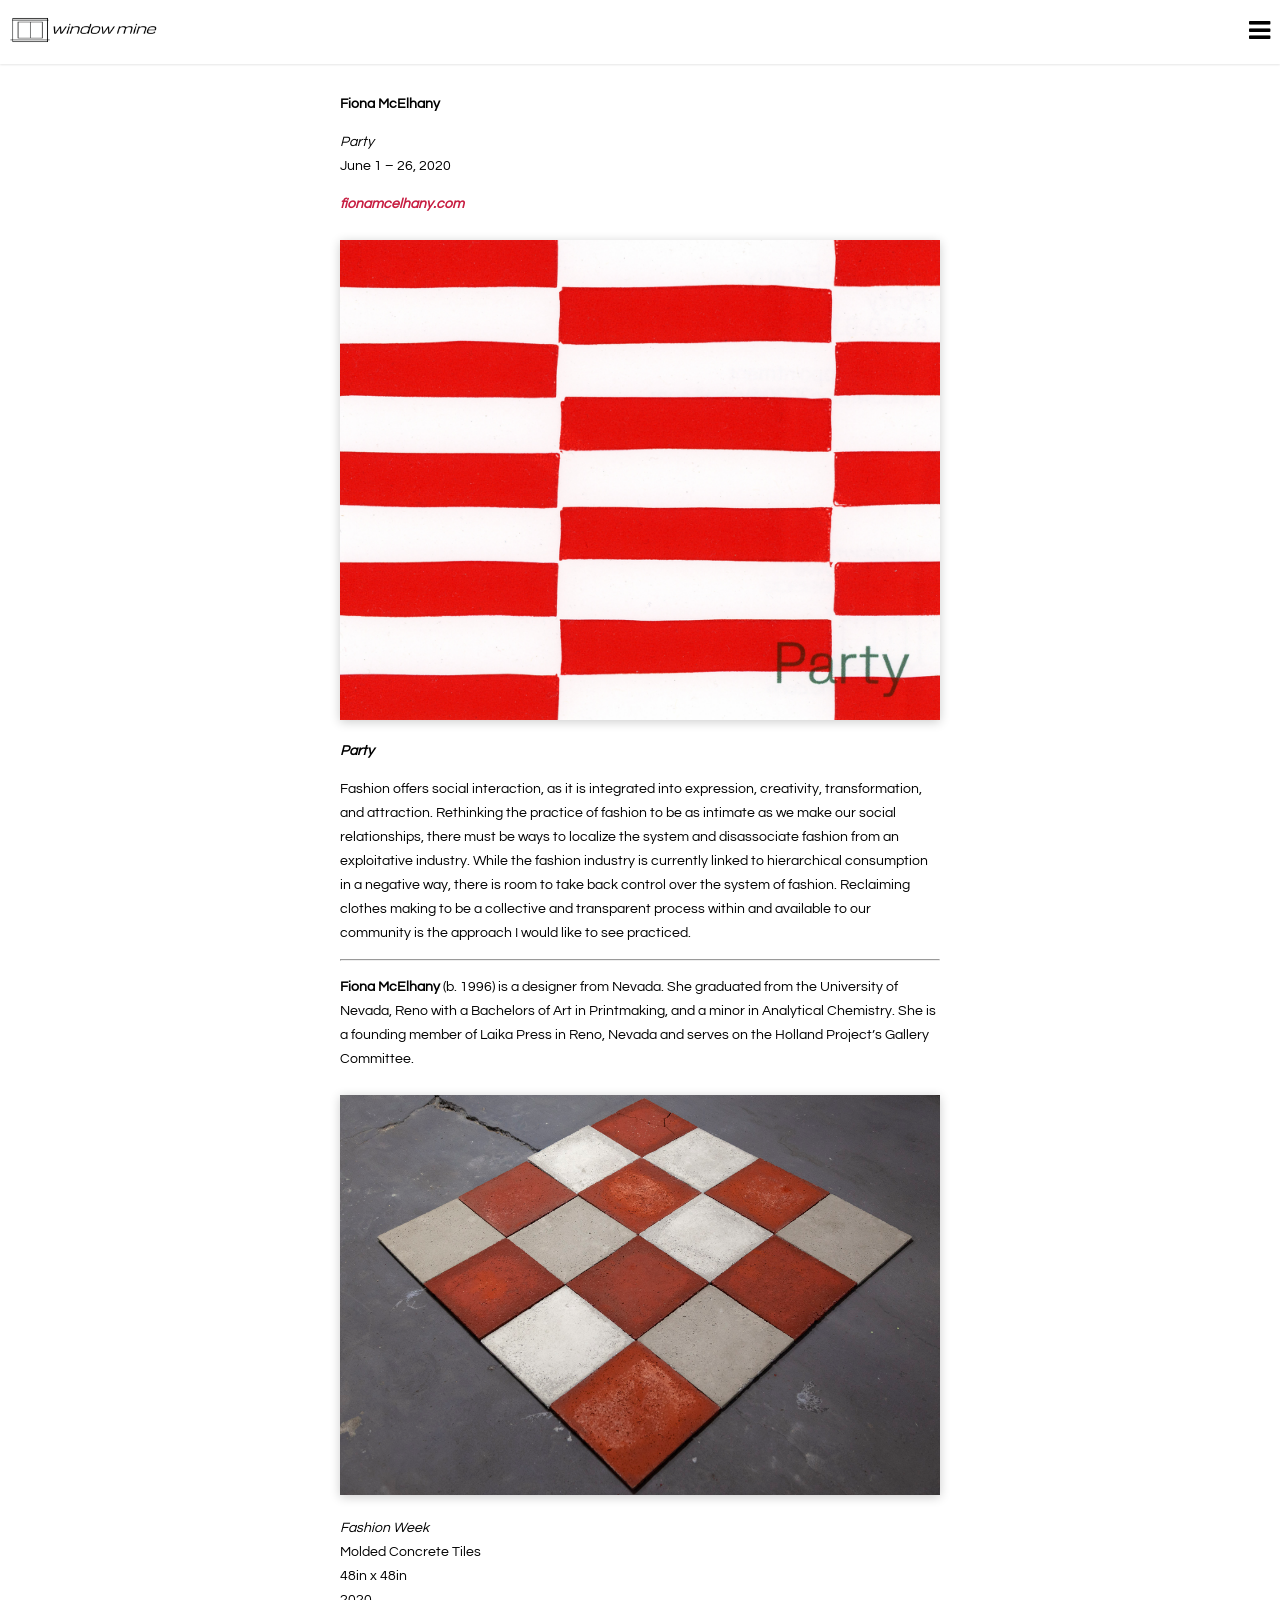
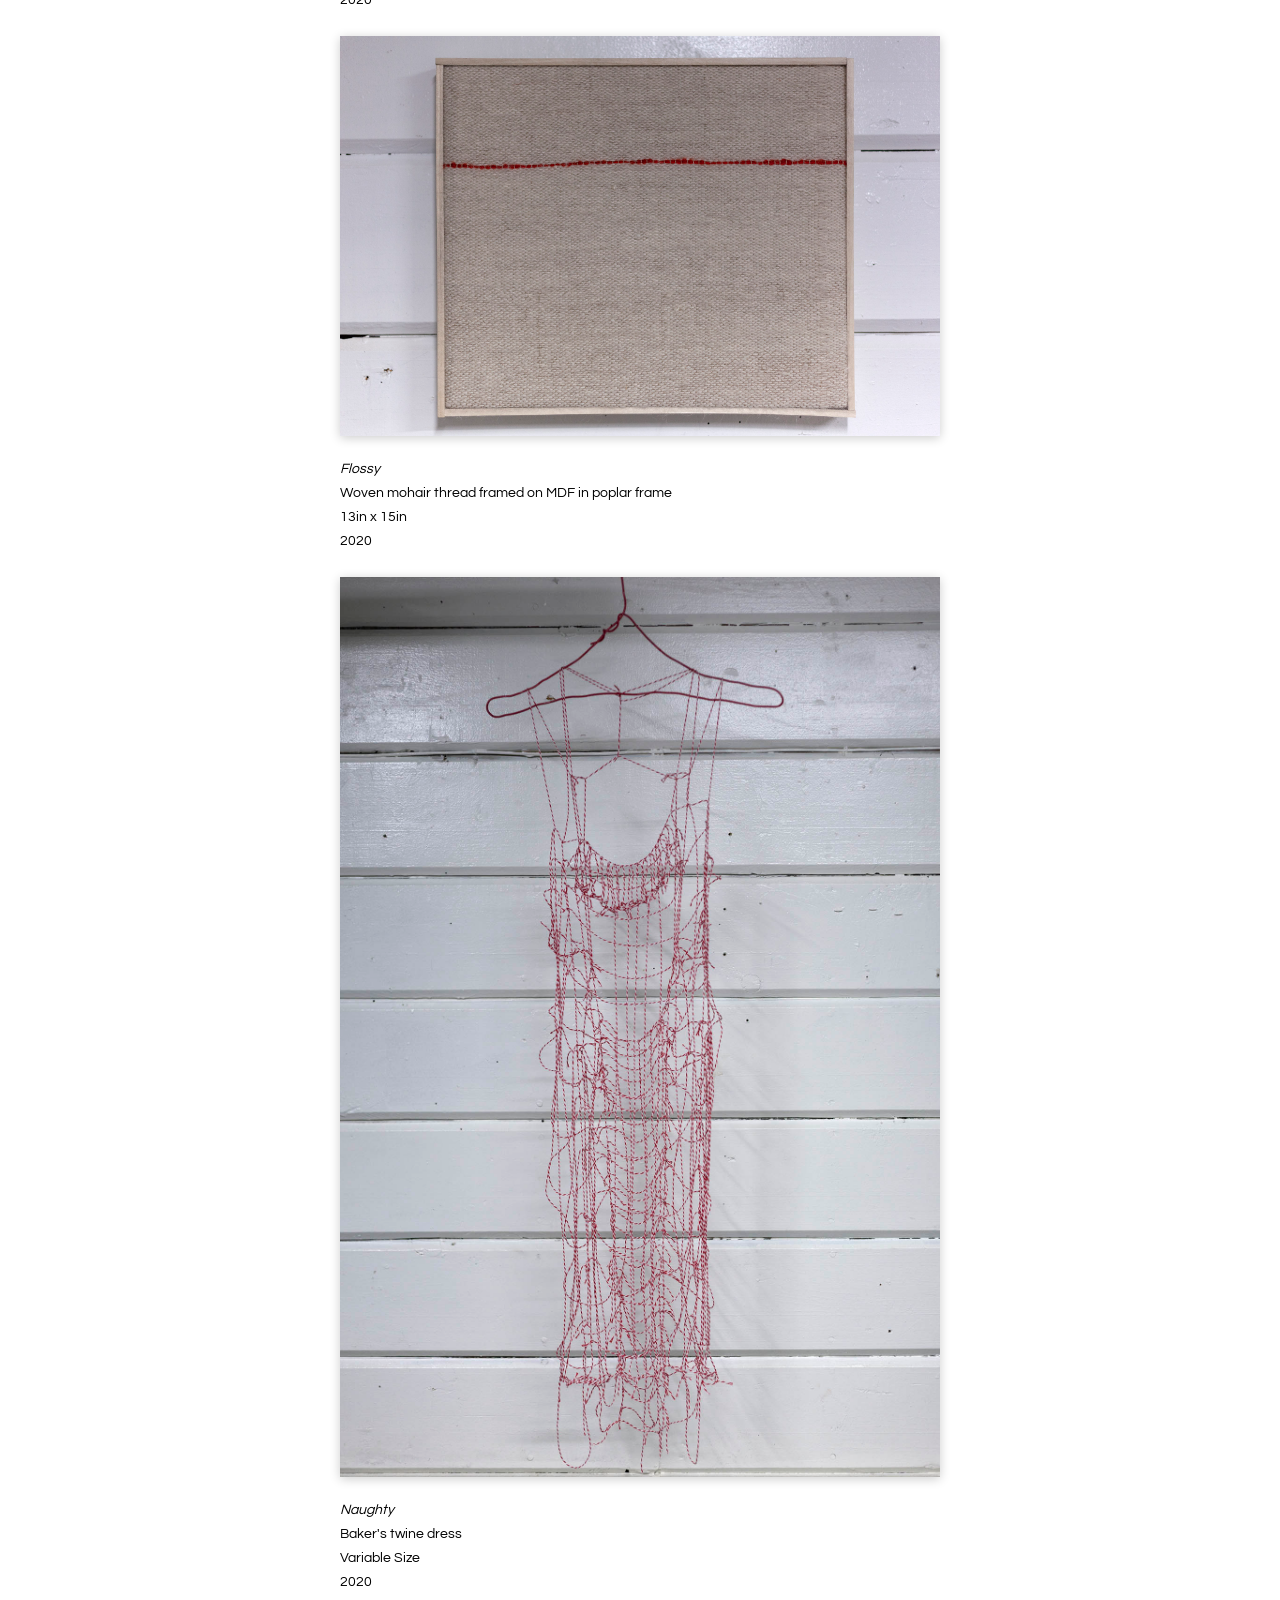
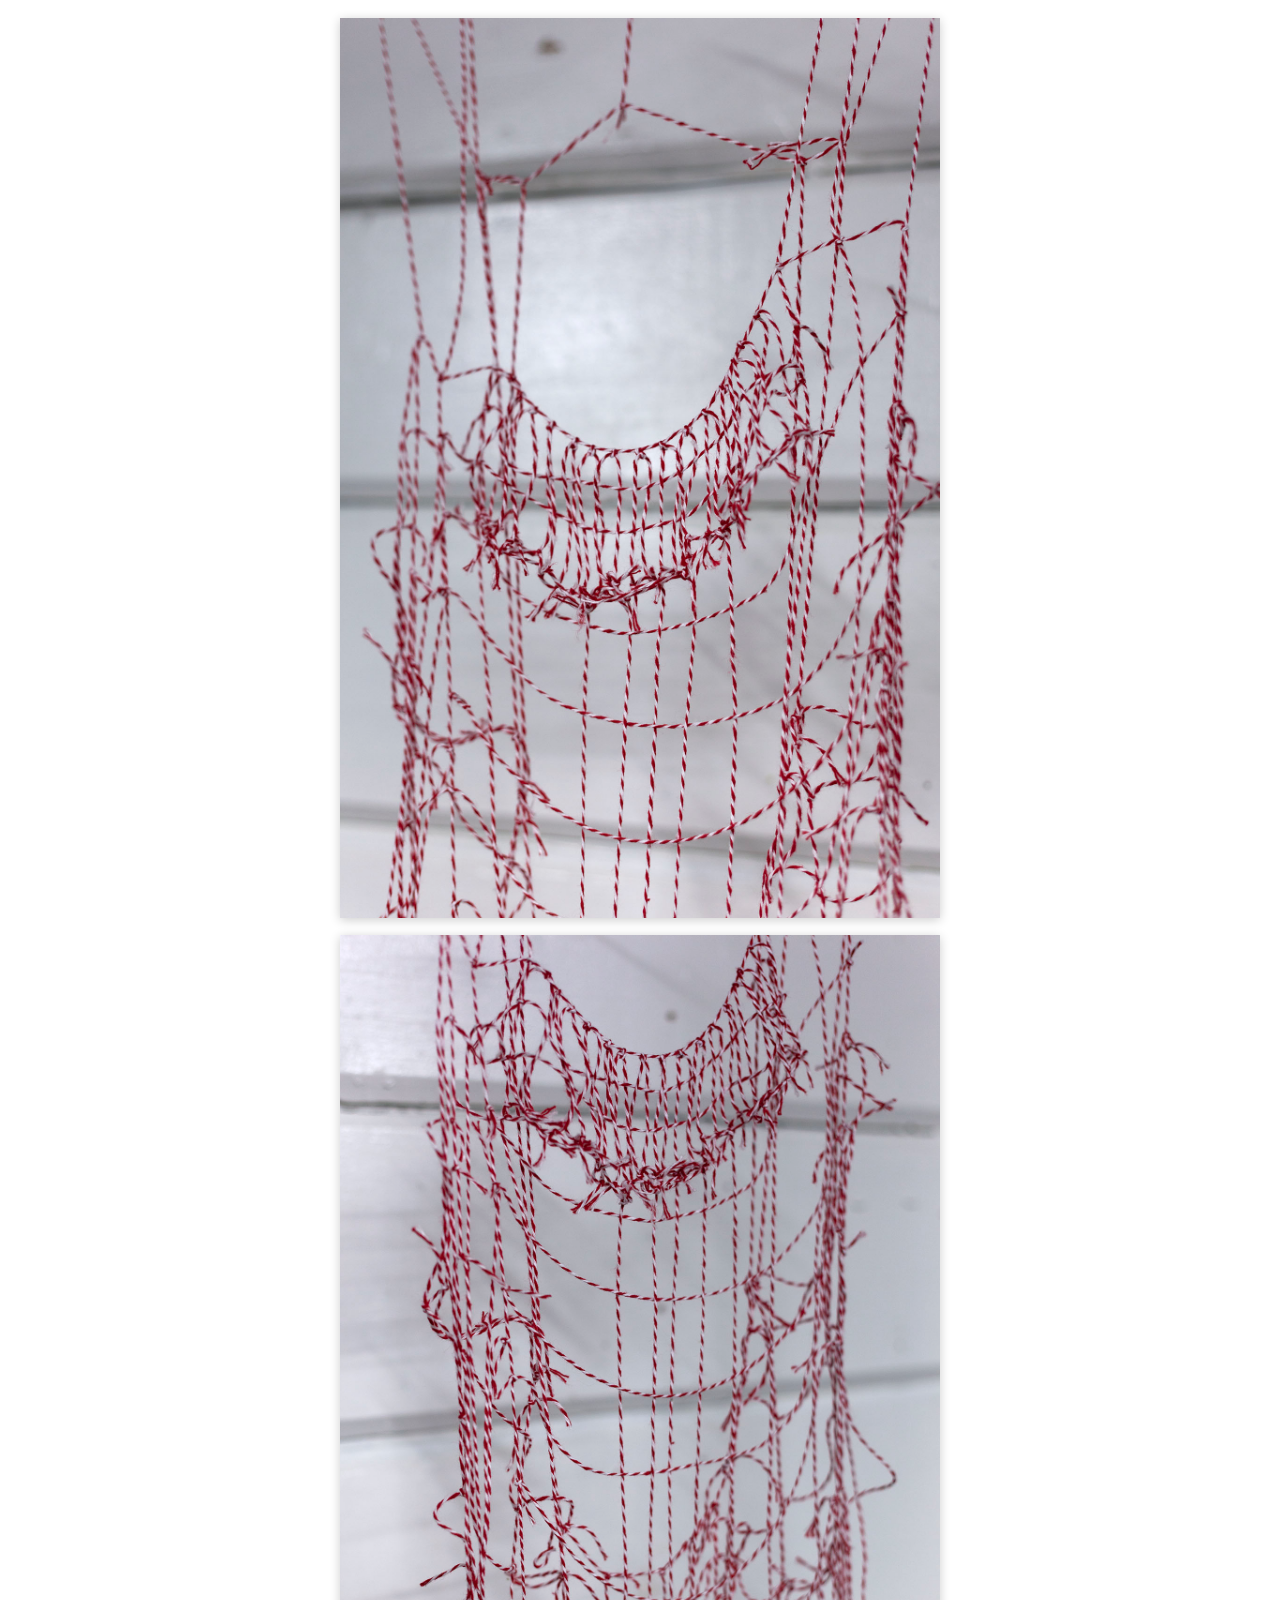
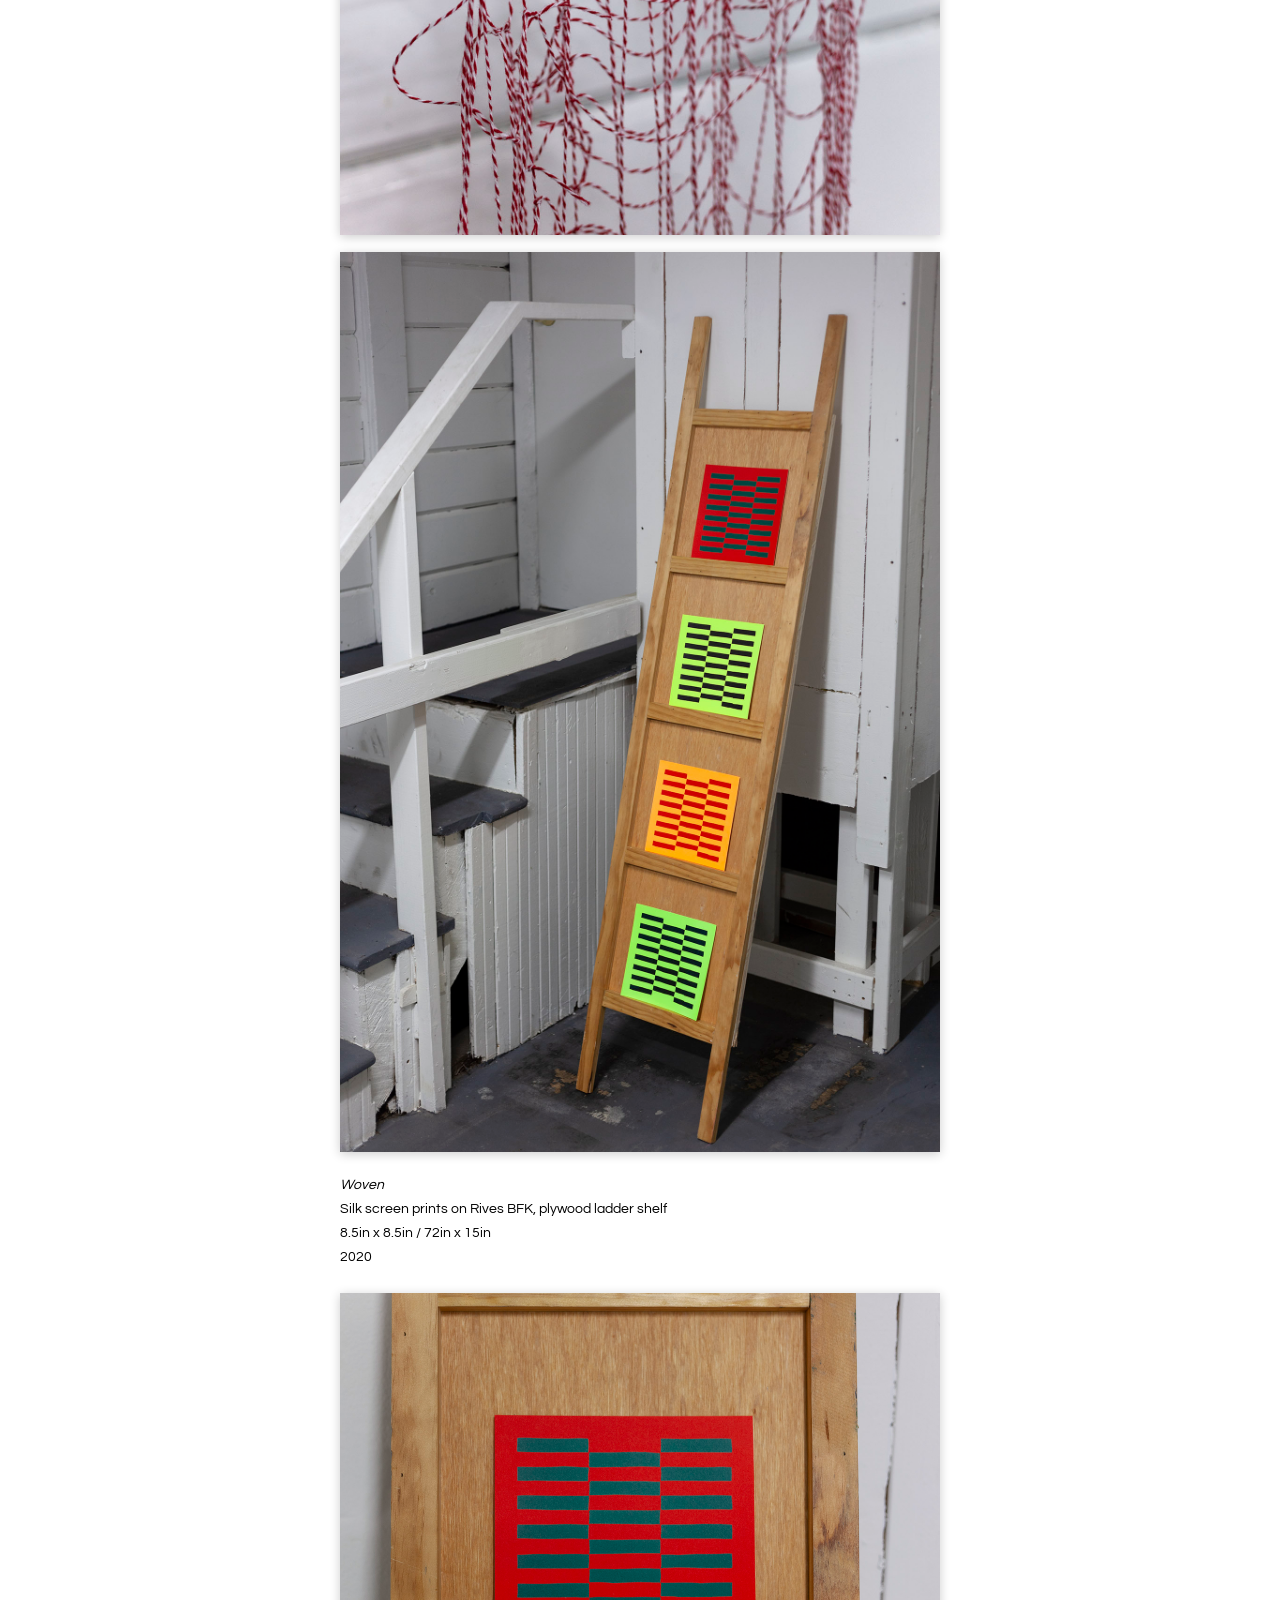
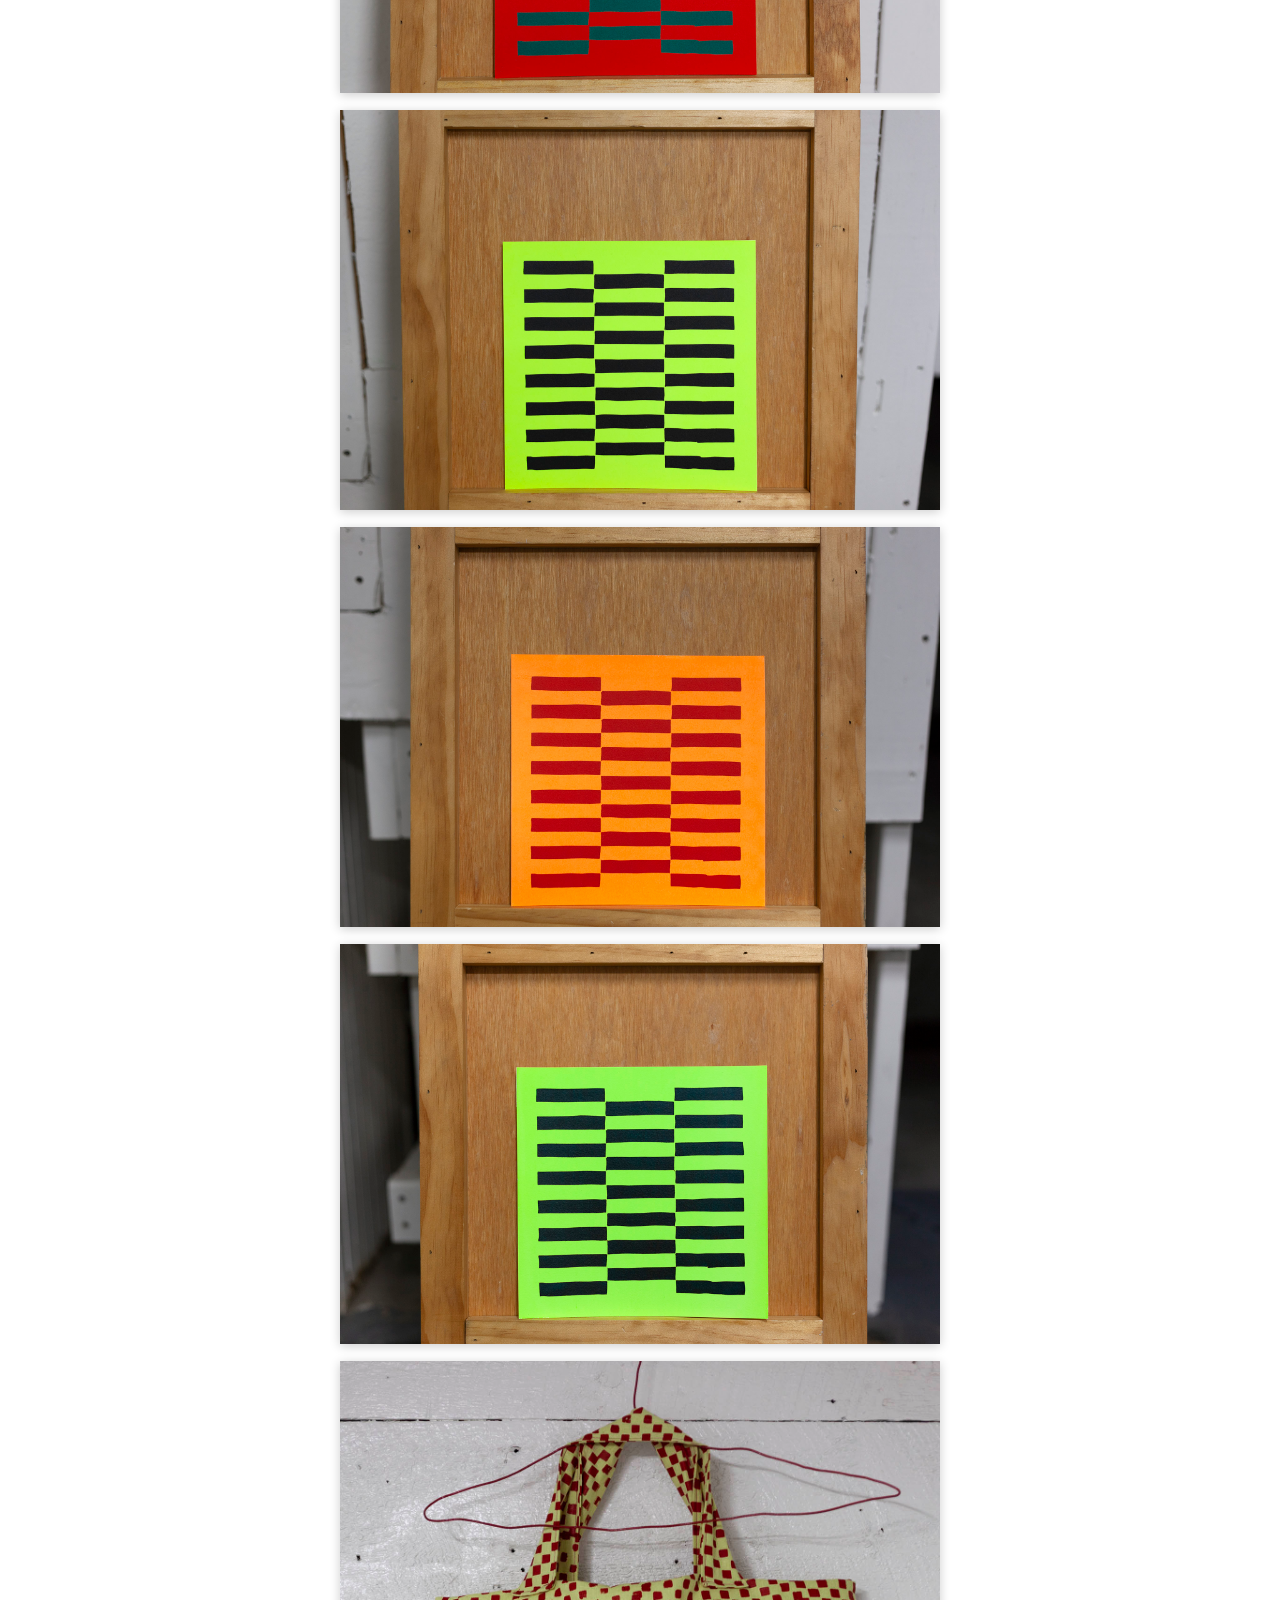
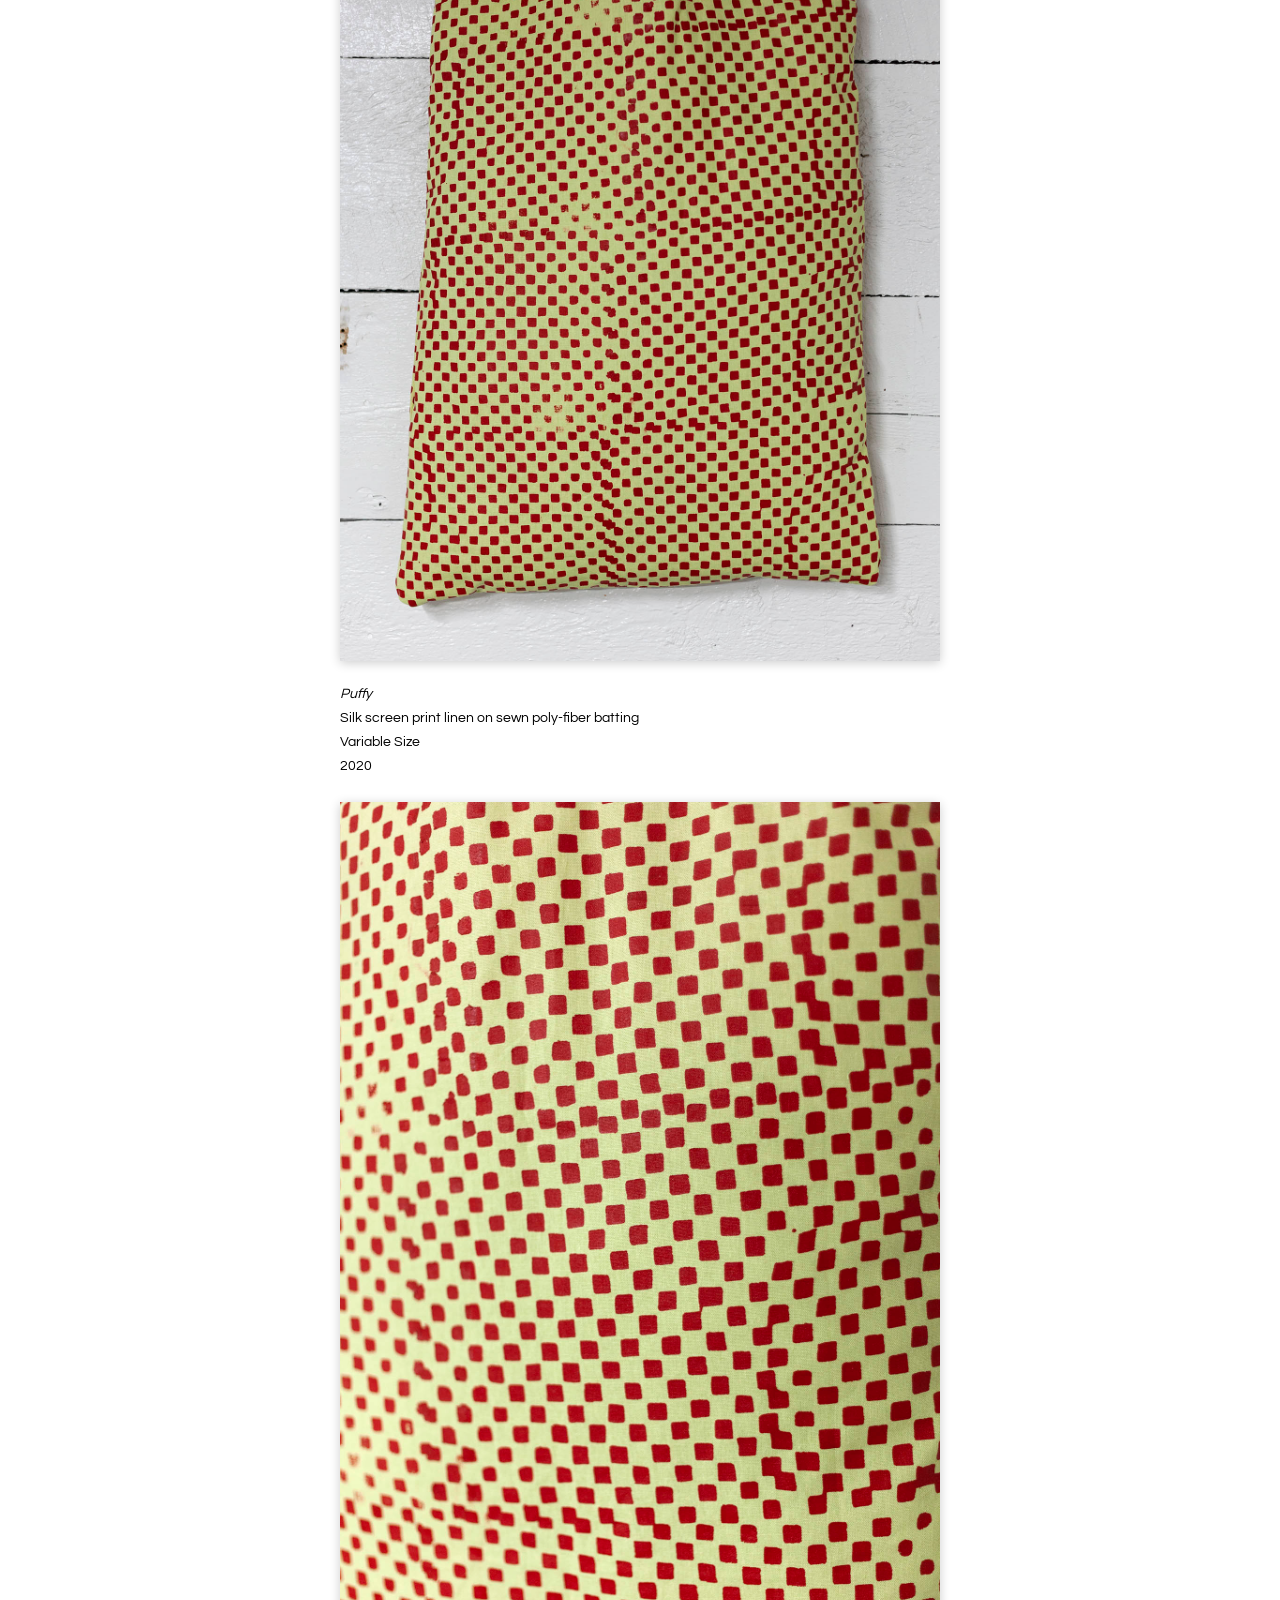
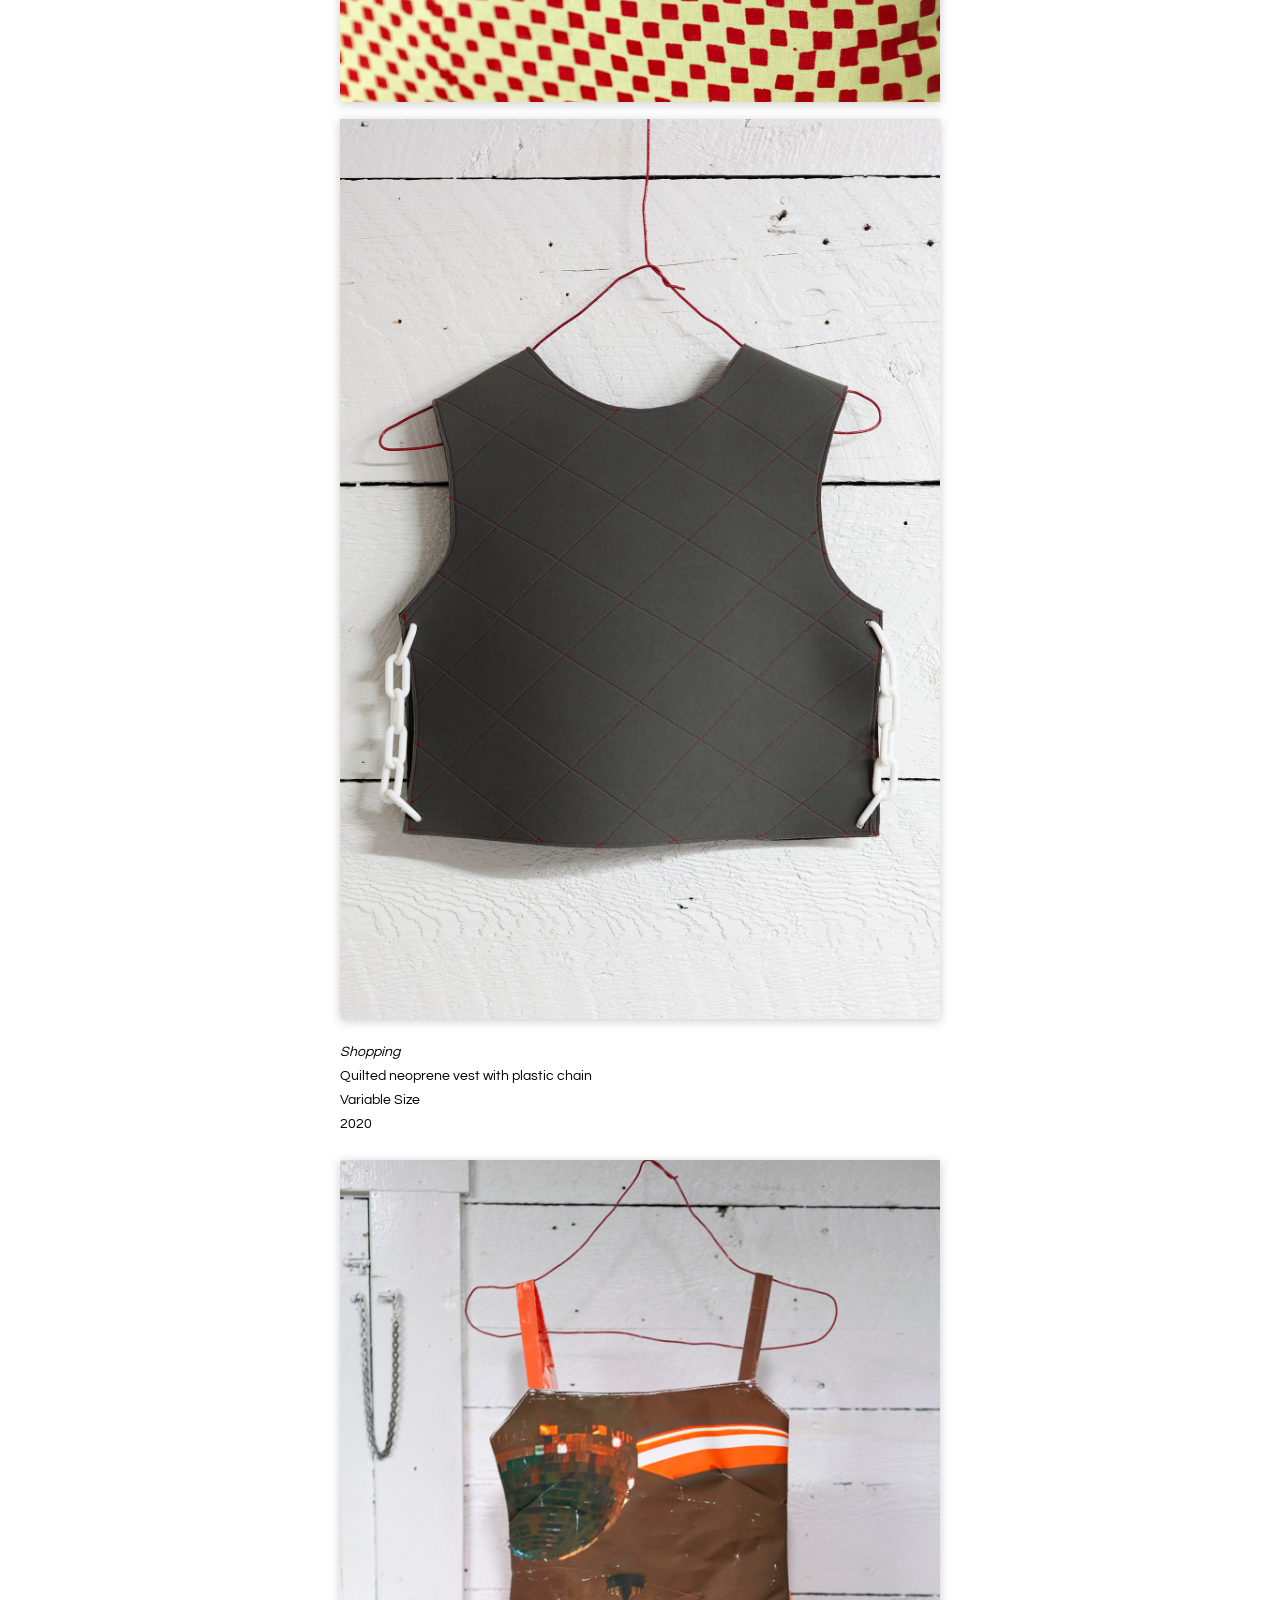
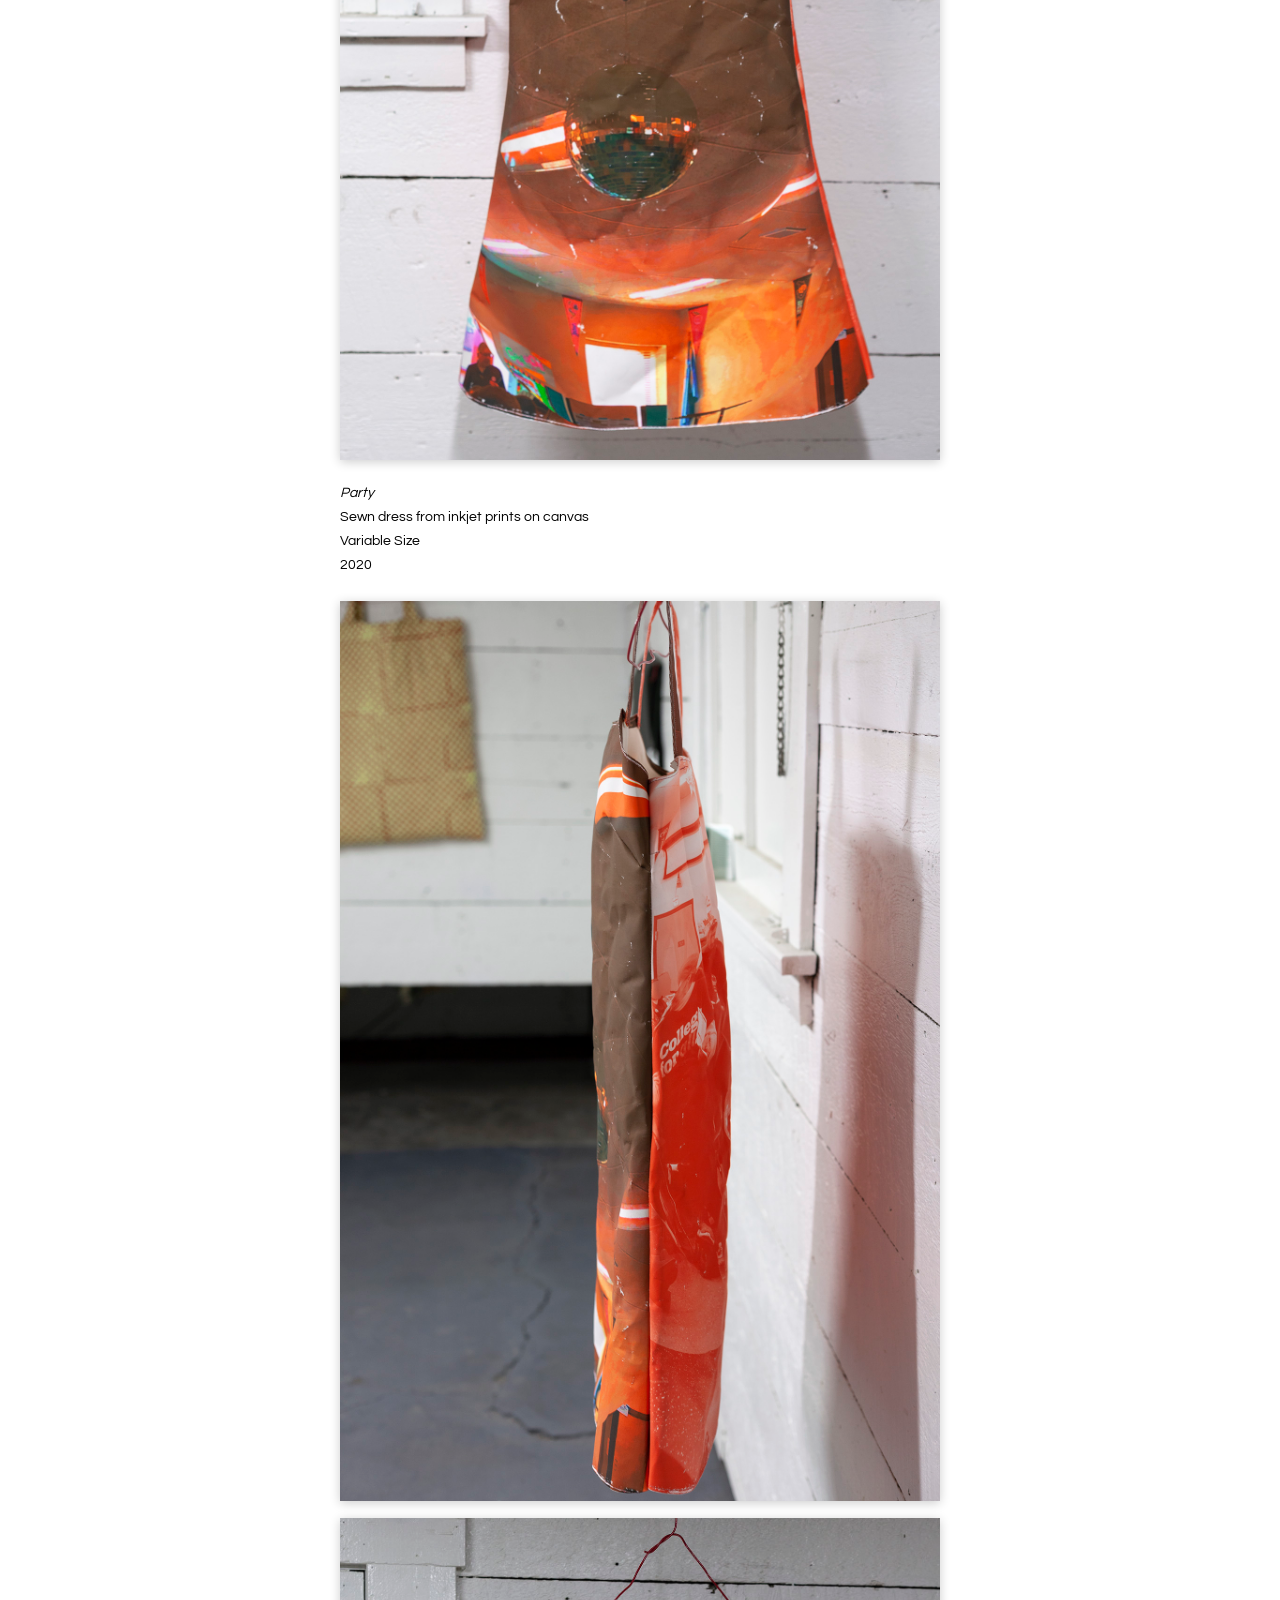
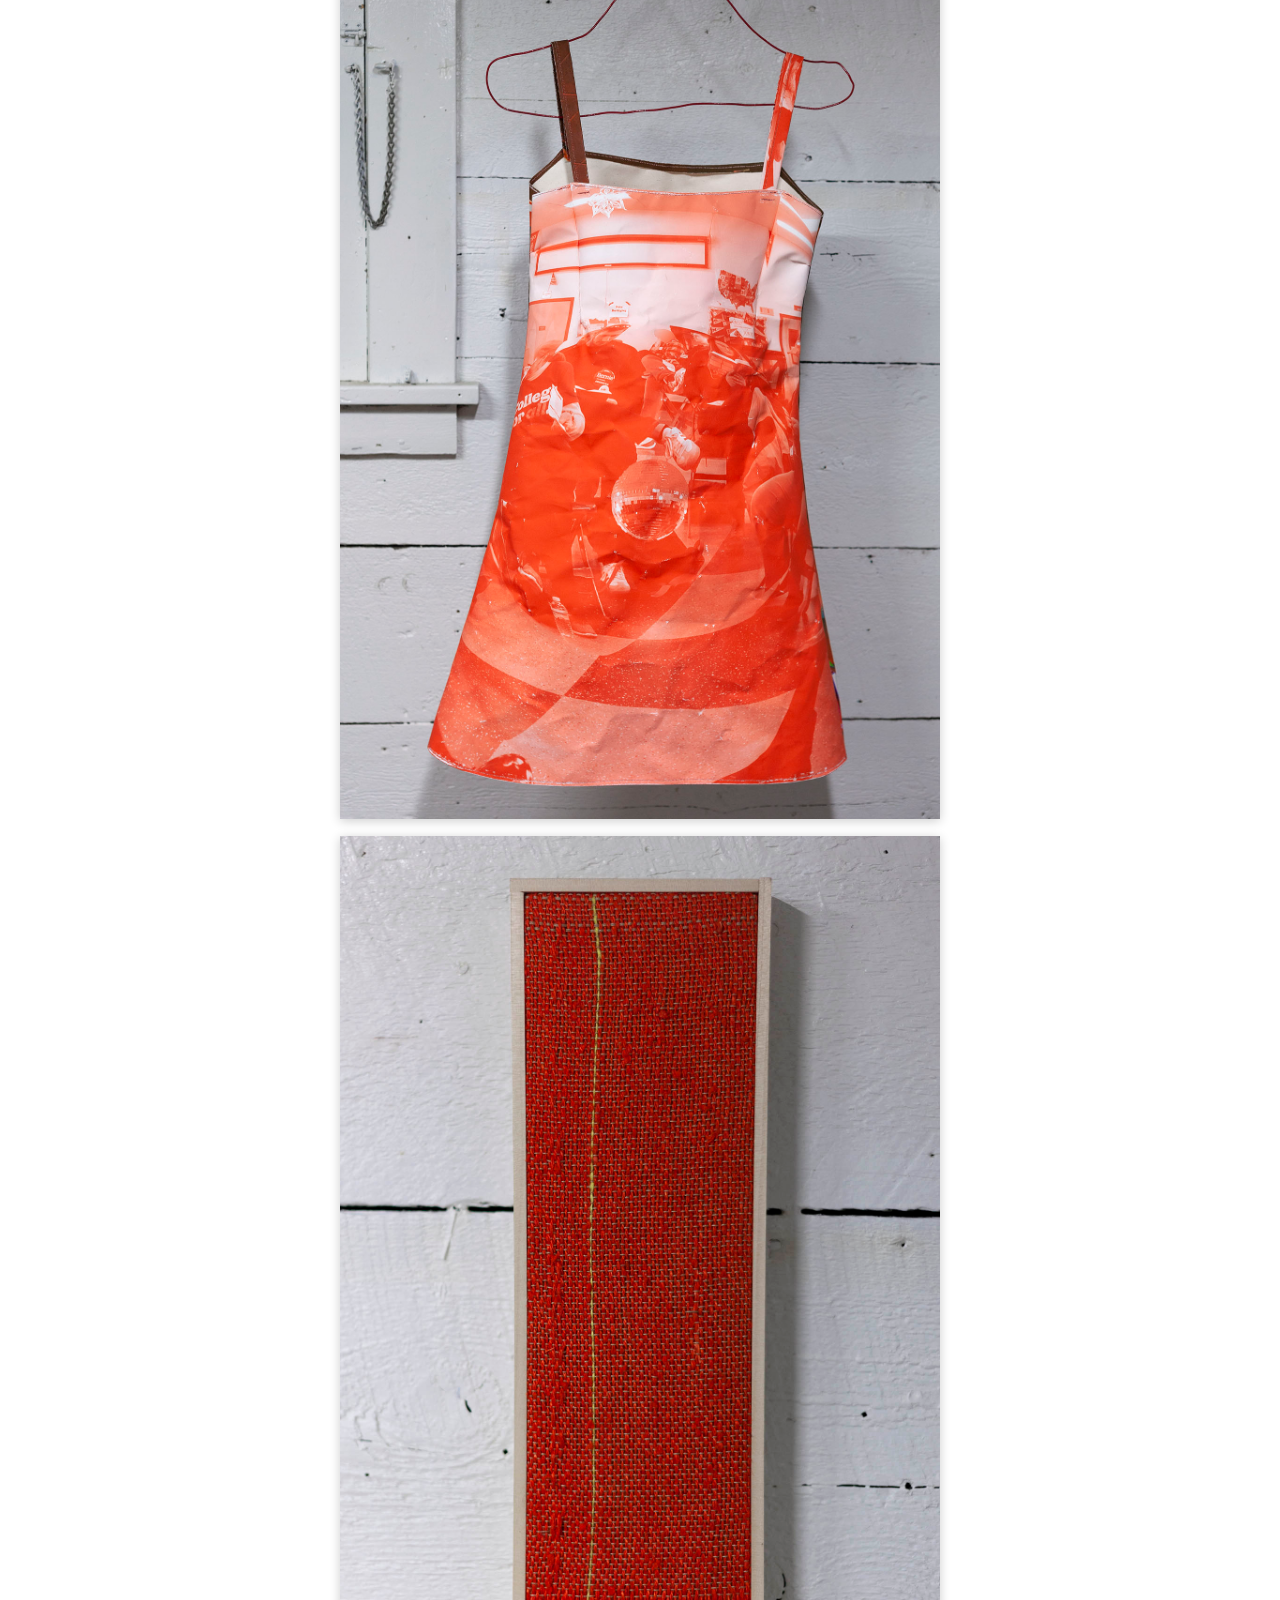
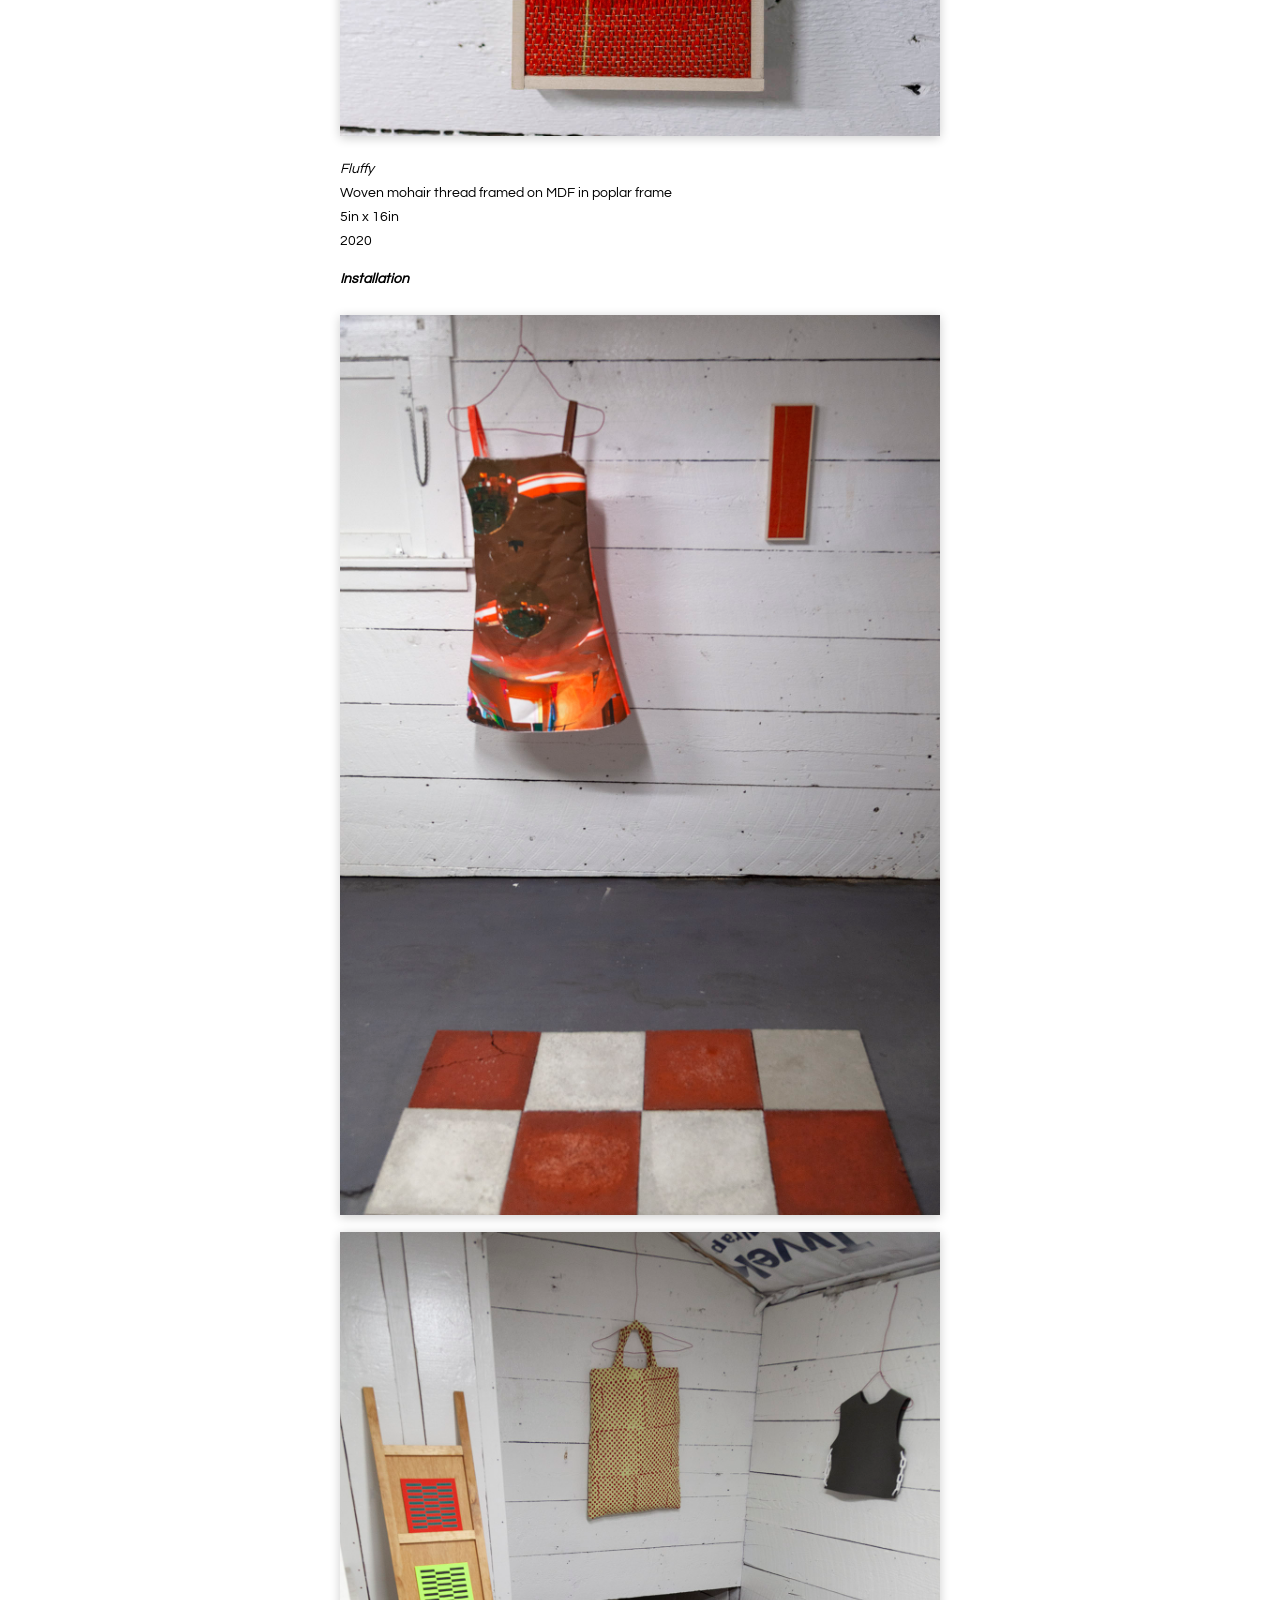
<file: fiona-mcelhany-party.html>
<!DOCTYPE html>
<html lang="en">

<head>
    <meta charset="UTF-8">
    <meta http-equiv="X-UA-Compatible" content="ie=edge">
    <meta name="viewport" content="width=device-width, initial-scale=1.0">
    <title>window mine</title>
    <link rel="shortcut icon" href="images/favicon.jpg">
<link rel="stylesheet" href="https://cdnjs.cloudflare.com/ajax/libs/font-awesome/4.7.0/css/font-awesome.min.css">
<link rel="stylesheet" href="shared.css">
</head>
<body>

<!-- Simulate a smartphone / tablet -->
<div class="main-header">

  <div id="mySidenav" class="sidenav">
    <a href="javascript:void(0)" class="closebtn" onclick="closeNav()">&times;</a>
    <strong><u><i><a href="#">Archive</a></i></u></strong>
    <a href="biggest-little-kisses">Biggest Little Kisses</a>
    <a href="vanishing-point">Vanishing Point</a>
    <a href="omar-pierce-bygones">Omar Pierce</a>
    <a href="john-knight-fools-paradise">John Knight</a>
    <a href="alberto-garcia-rodriguez-breathing-down-my-neck">Alberto Garcia Rodriguez</a>
    <a href="ally-messer-petals-from-daisies">Ally Messer</a>
    <a href="samantha-buchanan-pigment-figment">Samantha Buchanan</a>
    <a href="kellee-morgado-alter">Kellee Morgado</a>
    <a href="noah-greene-the-house-is-shallow">Noah Greene</a>
    <a href="ashley-westwood-ruination">Ashley Westwood</a>
    <a href="fiona-mcelhany-party">Fiona McElhany</a>
    <a href="ray-mueller-ties-that-bind">Ray Mueller</a>
    <strong><a href="about">About</a></strong>
    <i><a href="mailto:windowmine2020@gmail.com" target="_blank">windowmine2020@gmail.com</a></i>
    <i><a href="https://www.instagram.com/window.mine/" target="_blank">instagram.com/window.mine</a></i>
  </div>

  <!-- Top Navigation Menu -->
  <div class="topnav">
    <a href="https://windowmine.com/" class="active"><img src="images/Window-Mine-Logo.png"></a>
    <a href="javascript:void(0);" class="icon" onclick="openNav()">
      <i class="fa fa-bars"></i>
    </a>
  </div>
</div>

<div class="main">
  <h1>Fiona McElhany</h1>
  <p><i>Party</i><br>June 1 – 26, 2020</p>
  <p><a href="http://www.fionamcelhany.com/" target="_blank">fionamcelhany.com</a></p>
  <img class="myImg" src="images/window mine - Fiona McElhany - Party - Flyer.jpg">
  <h2><i>Party</i></h2>
  <p>Fashion offers social interaction, as it is integrated into expression, creativity, transformation, 
    and attraction. Rethinking the practice of fashion to be as intimate as we make our social relationships, 
    there must be ways to localize the system and disassociate fashion from an exploitative industry. While 
    the fashion industry is currently linked to hierarchical consumption in a negative way, there is room to 
    take back control over the system of fashion. Reclaiming clothes making to be a collective and transparent 
    process within and available to our community is the approach I would like to see practiced.
  </p>
  <hr>
  <p>
    <strong>Fiona McElhany</strong> (b. 1996) is a designer from Nevada. She graduated from the University of 
    Nevada, Reno with a Bachelors of Art in Printmaking, and a minor in Analytical Chemistry. She is a founding 
    member of Laika Press in Reno, Nevada and serves on the Holland Project’s Gallery Committee.
  </p>
  <img class="myImg" src="images/window mine - Fiona McElhany - Party 01.jpg">
  <p><i>Fashion Week</i><br>
    Molded Concrete Tiles<br>
    48in x 48in<br>
    2020
  </p>
  
  <img class="myImg" src="images/window mine - Fiona McElhany - Party 02.jpg">
  <p><i>Flossy</i><br>
    Woven mohair thread framed on MDF in poplar frame<br>
    13in x 15in<br>
    2020
  </p>

  <img class="myImg" src="images/window mine - Fiona McElhany - Party 03.jpg">
  <p><i>Naughty</i><br>
    Baker's twine dress<br>
    Variable Size<br>
    2020
  </p>
  <img class="myImg" src="images/window mine - Fiona McElhany - Party 04.jpg">
  <img class="myImg" src="images/window mine - Fiona McElhany - Party 05.jpg">

  <img class="myImg" src="images/window mine - Fiona McElhany - Party 06.jpg">
  <p><i>Woven</i><br>
    Silk screen prints on Rives BFK, plywood ladder shelf<br>
    8.5in x 8.5in / 72in x 15in<br>
    2020
  </p>
  <img class="myImg" src="images/window mine - Fiona McElhany - Party 07.jpg">
  <img class="myImg" src="images/window mine - Fiona McElhany - Party 08.jpg">
  <img class="myImg" src="images/window mine - Fiona McElhany - Party 09.jpg">
  <img class="myImg" src="images/window mine - Fiona McElhany - Party 10.jpg">

  <img class="myImg" src="images/window mine - Fiona McElhany - Party 11.jpg">
  <p><i>Puffy</i><br>
    Silk screen print linen on sewn poly-fiber batting<br>
    Variable Size<br>
    2020
  </p>
  <img class="myImg" src="images/window mine - Fiona McElhany - Party 12.jpg">

  <img class="myImg" src="images/window mine - Fiona McElhany - Party 13.jpg">
  <p><i>Shopping</i><br>
    Quilted neoprene vest with plastic chain<br>
    Variable Size<br>
    2020
  </p>

  <img class="myImg" src="images/window mine - Fiona McElhany - Party 14.jpg">
  <p><i>Party</i><br>
    Sewn dress from inkjet prints on canvas<br>
    Variable Size<br>
    2020
  </p>
  <img class="myImg" src="images/window mine - Fiona McElhany - Party 15.jpg">
  <img class="myImg" src="images/window mine - Fiona McElhany - Party 16.jpg">

  <img class="myImg" src="images/window mine - Fiona McElhany - Party 17.jpg">
  <p><i>Fluffy</i><br>
    Woven mohair thread framed on MDF in poplar frame<br>
    5in x 16in<br>
    2020
  </p>

  <p><strong><i>Installation</i></strong></p>
  <img class="myImg" src="images/window mine - Fiona McElhany - Party 18 Installation.jpg">
  <img class="myImg" src="images/window mine - Fiona McElhany - Party 19 Installation.jpg">
  <img class="myImg" src="images/window mine - Fiona McElhany - Party 20 Installation.jpg">
  <img class="myImg" src="images/window mine - Fiona McElhany - Party 21 Installation.jpg">
  <img class="myImg" src="images/window mine - Fiona McElhany - Party 22 Installation.jpg">
</div>

<!-- The Modal -->
<div id="myModal" class="modal">
  <span class="close">&times;</span>
  <img class="modal-content" id="img01">
  <!-- <div id="caption"></div> -->
</div>

<script src="shared.js"></script>

</body>
</html>
</file>
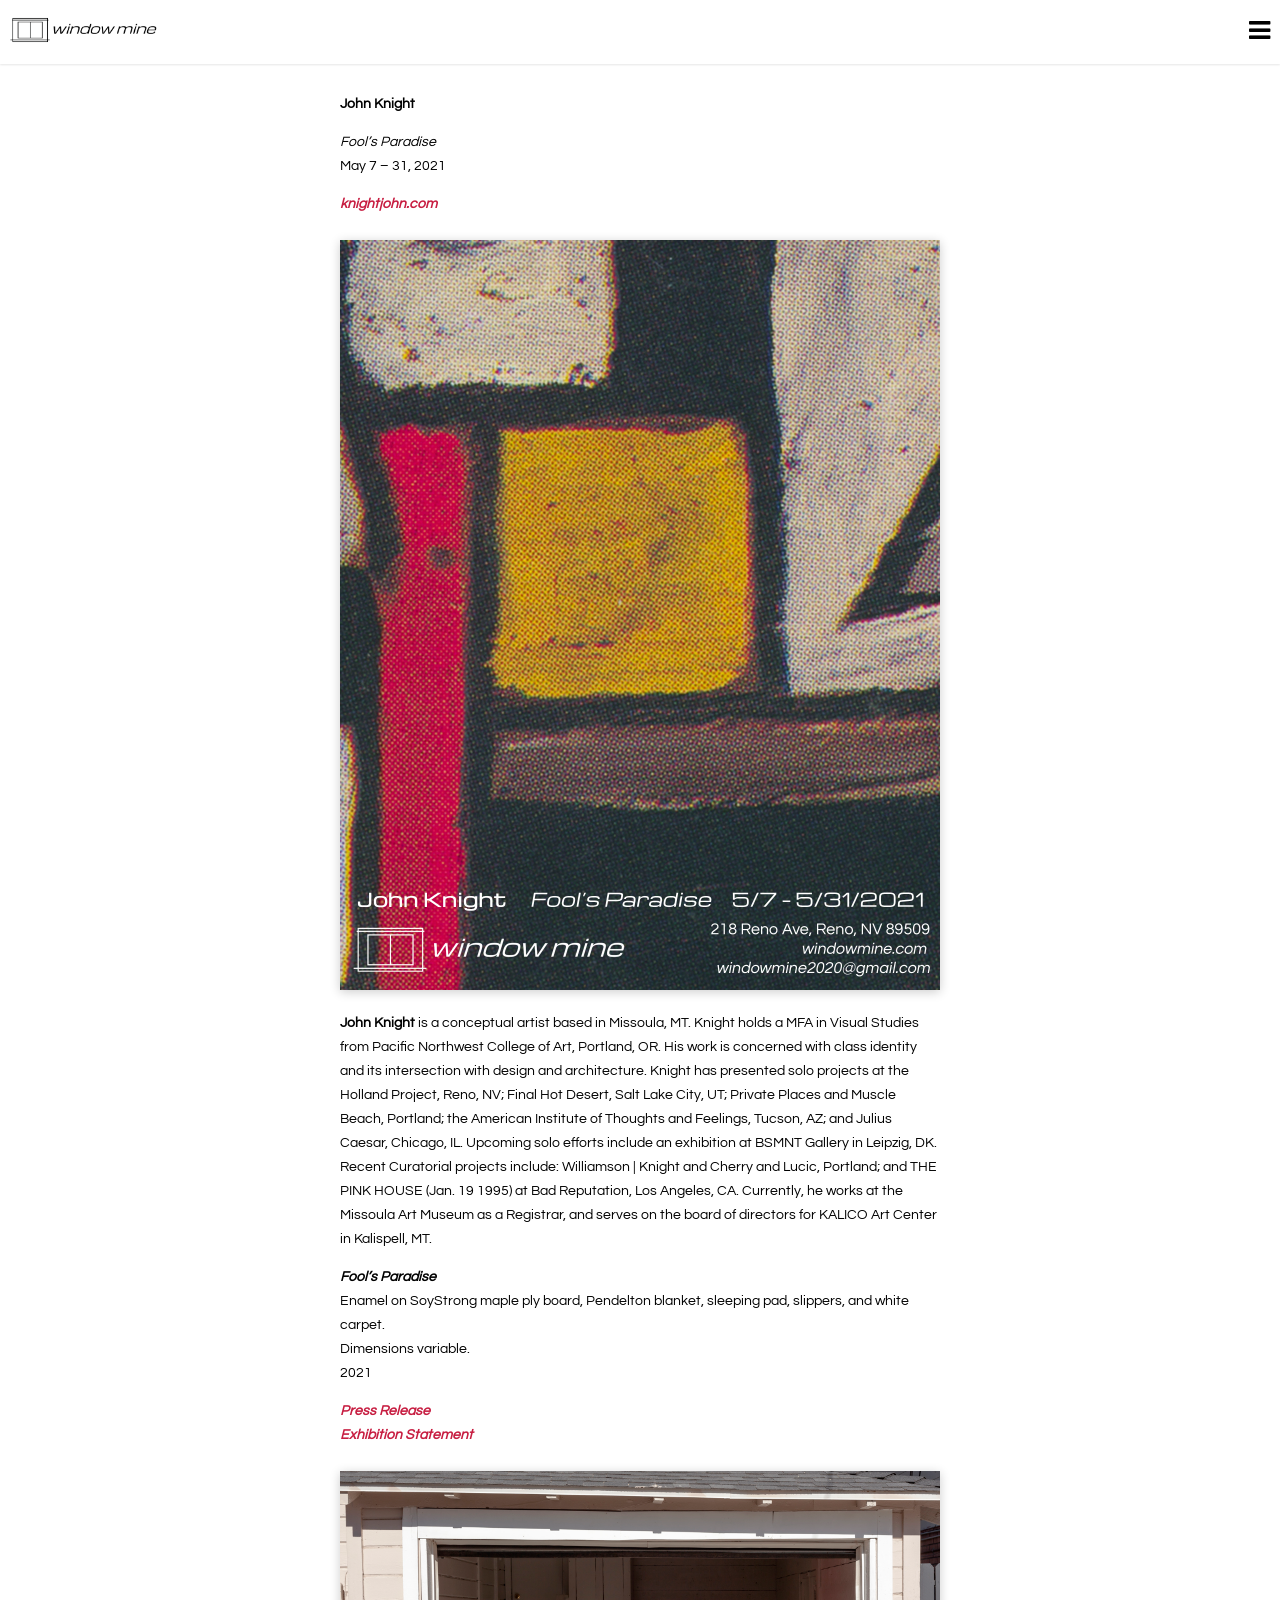
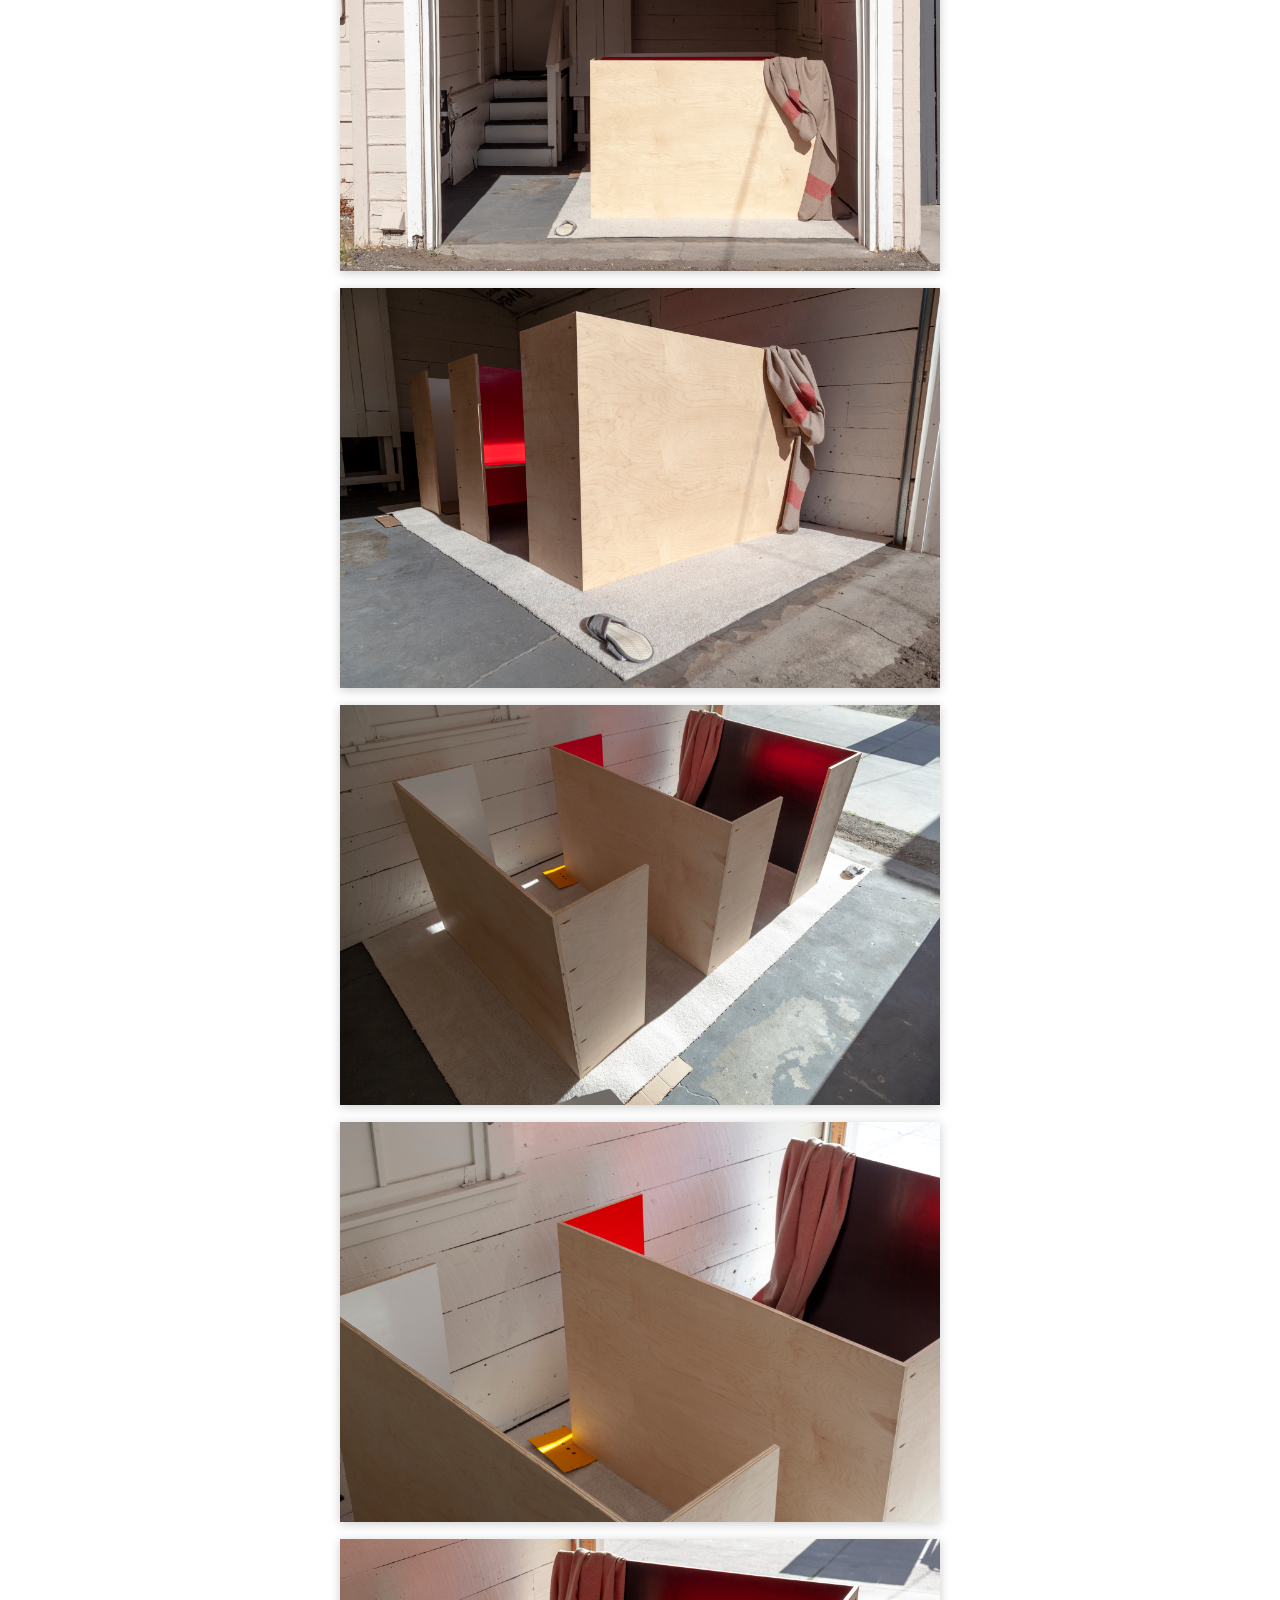
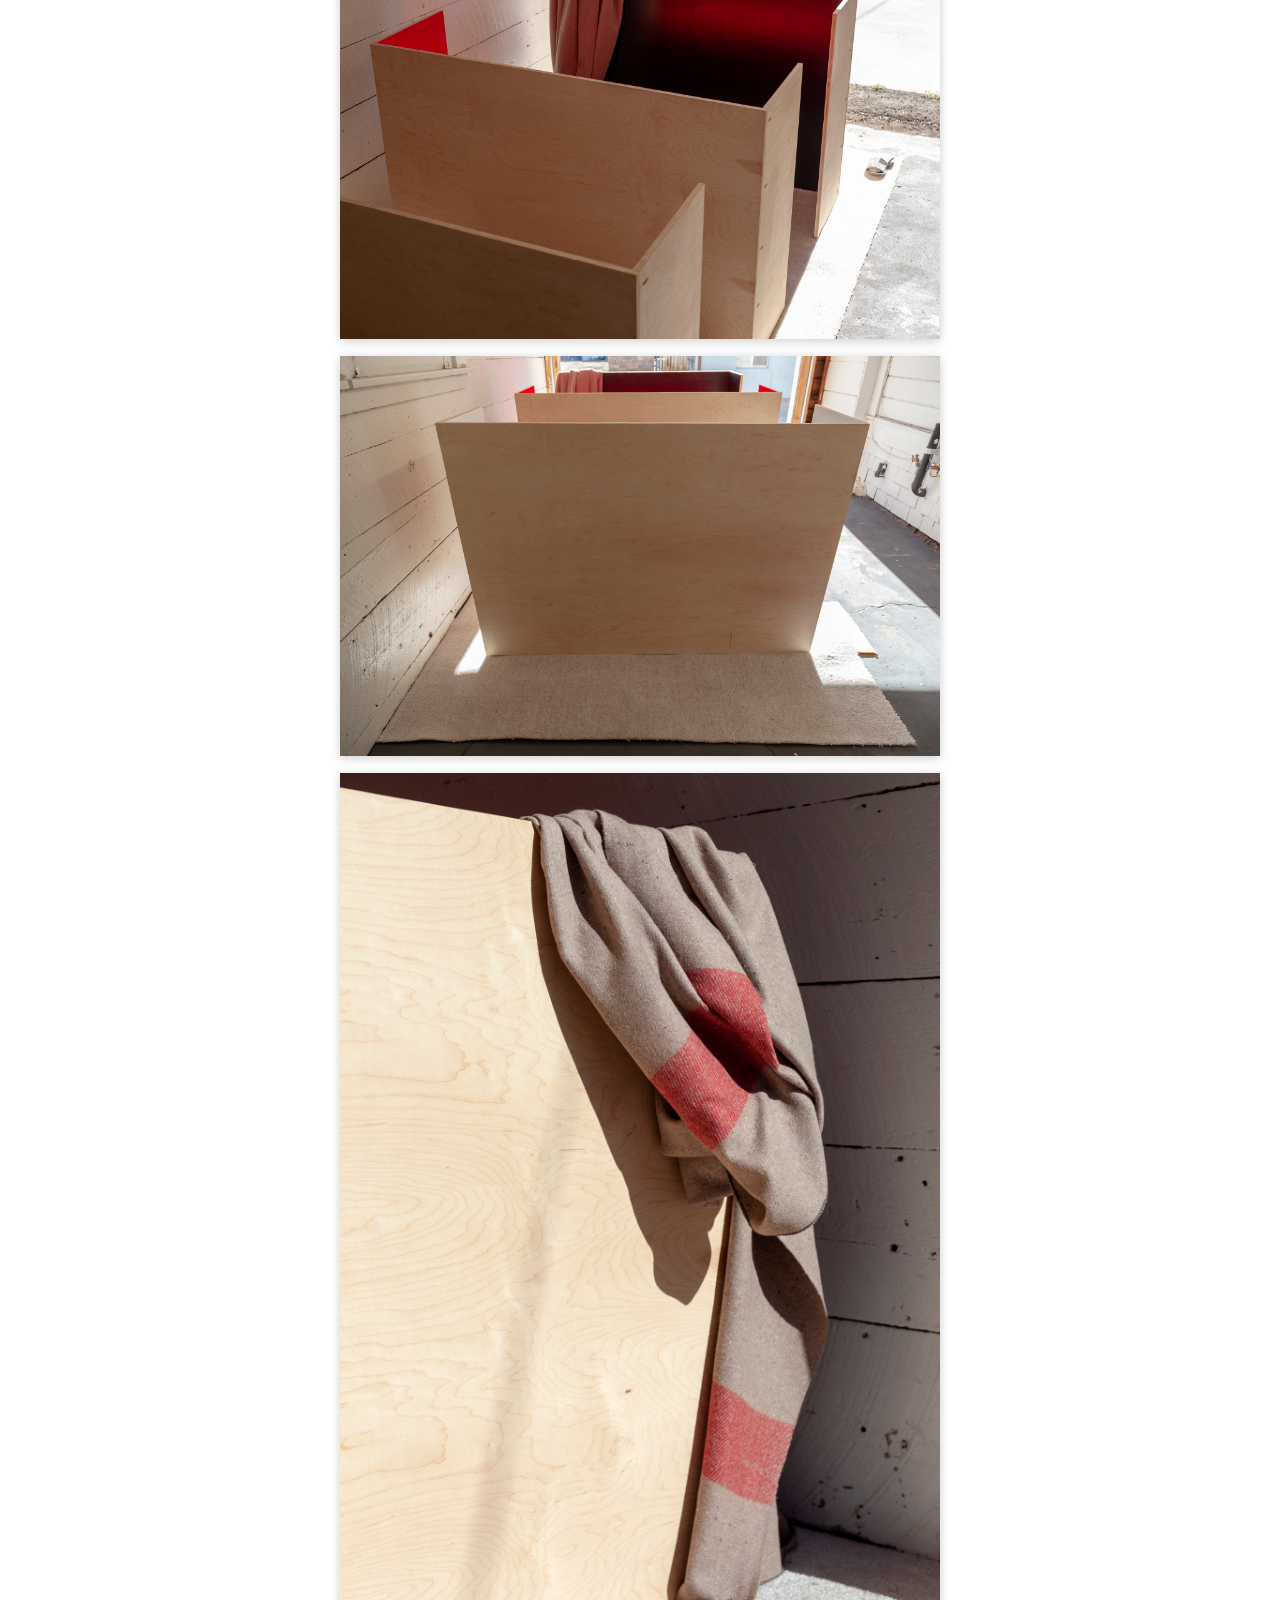
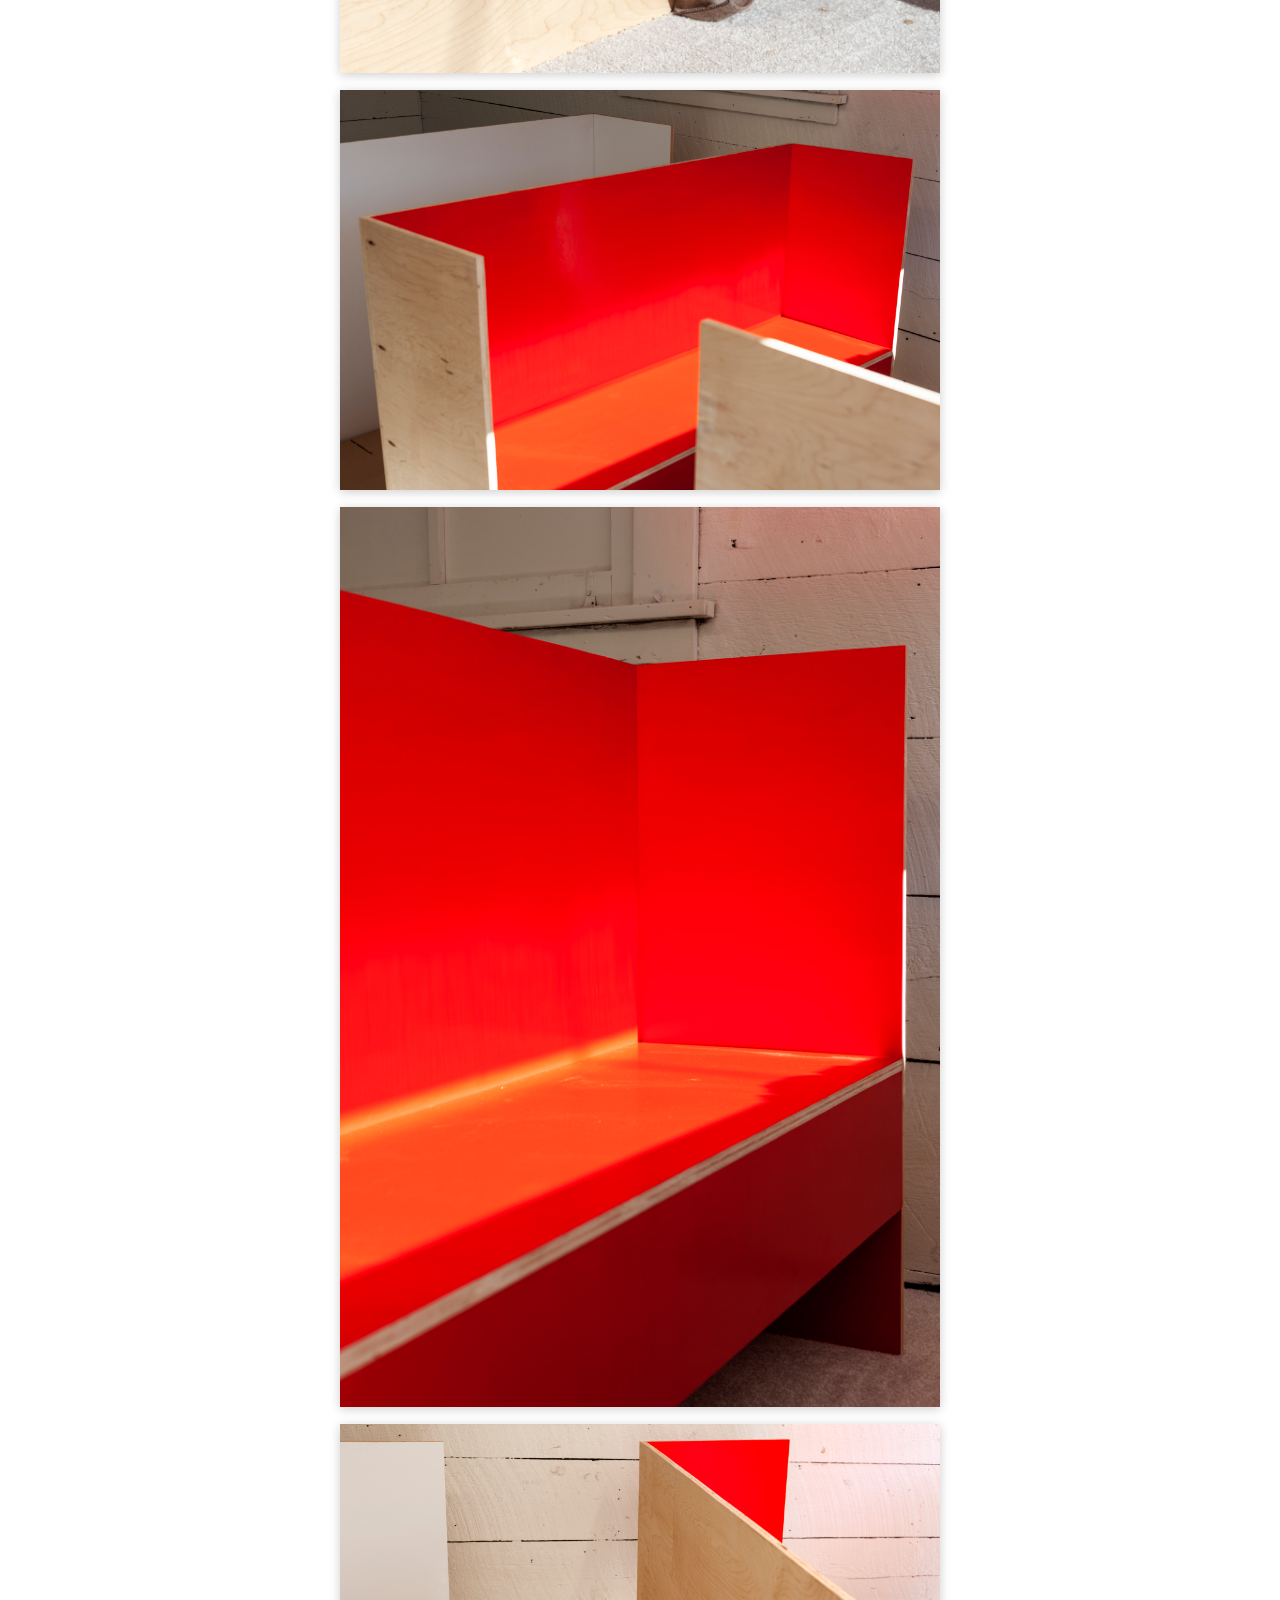
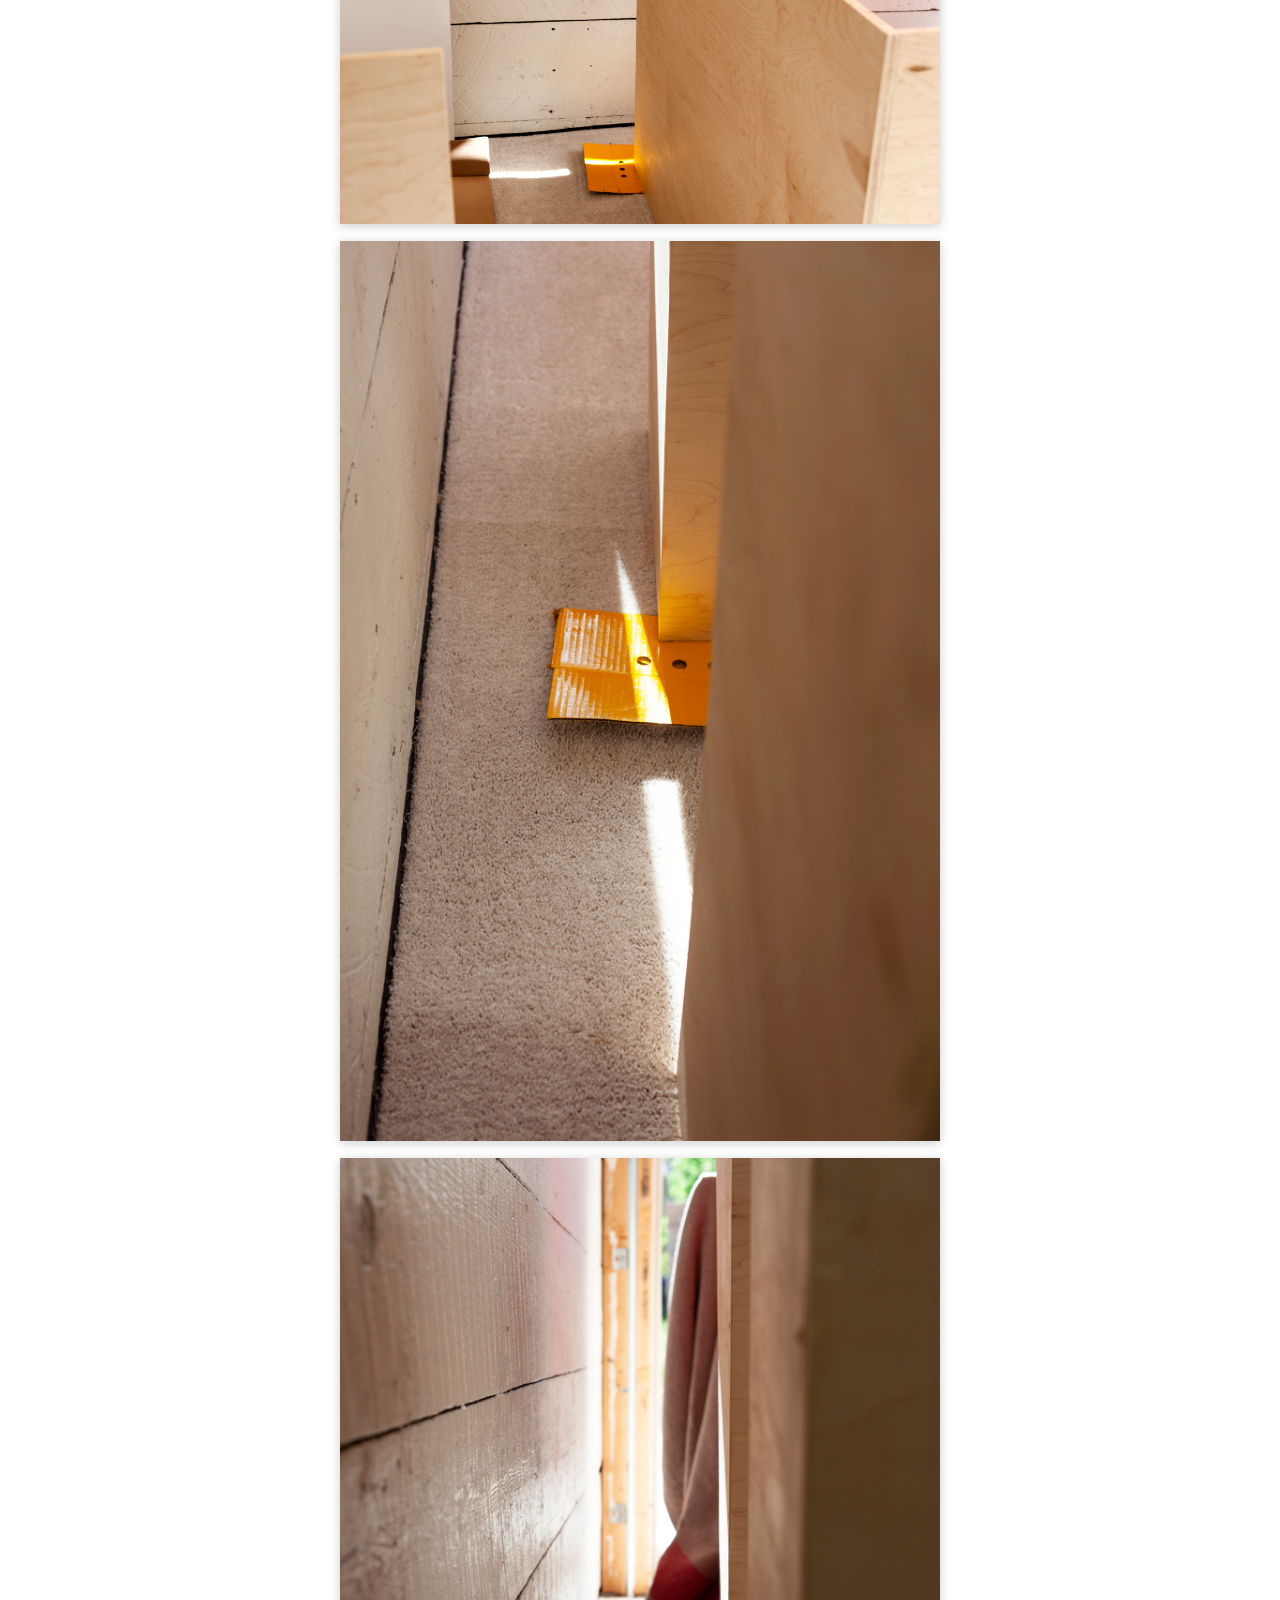
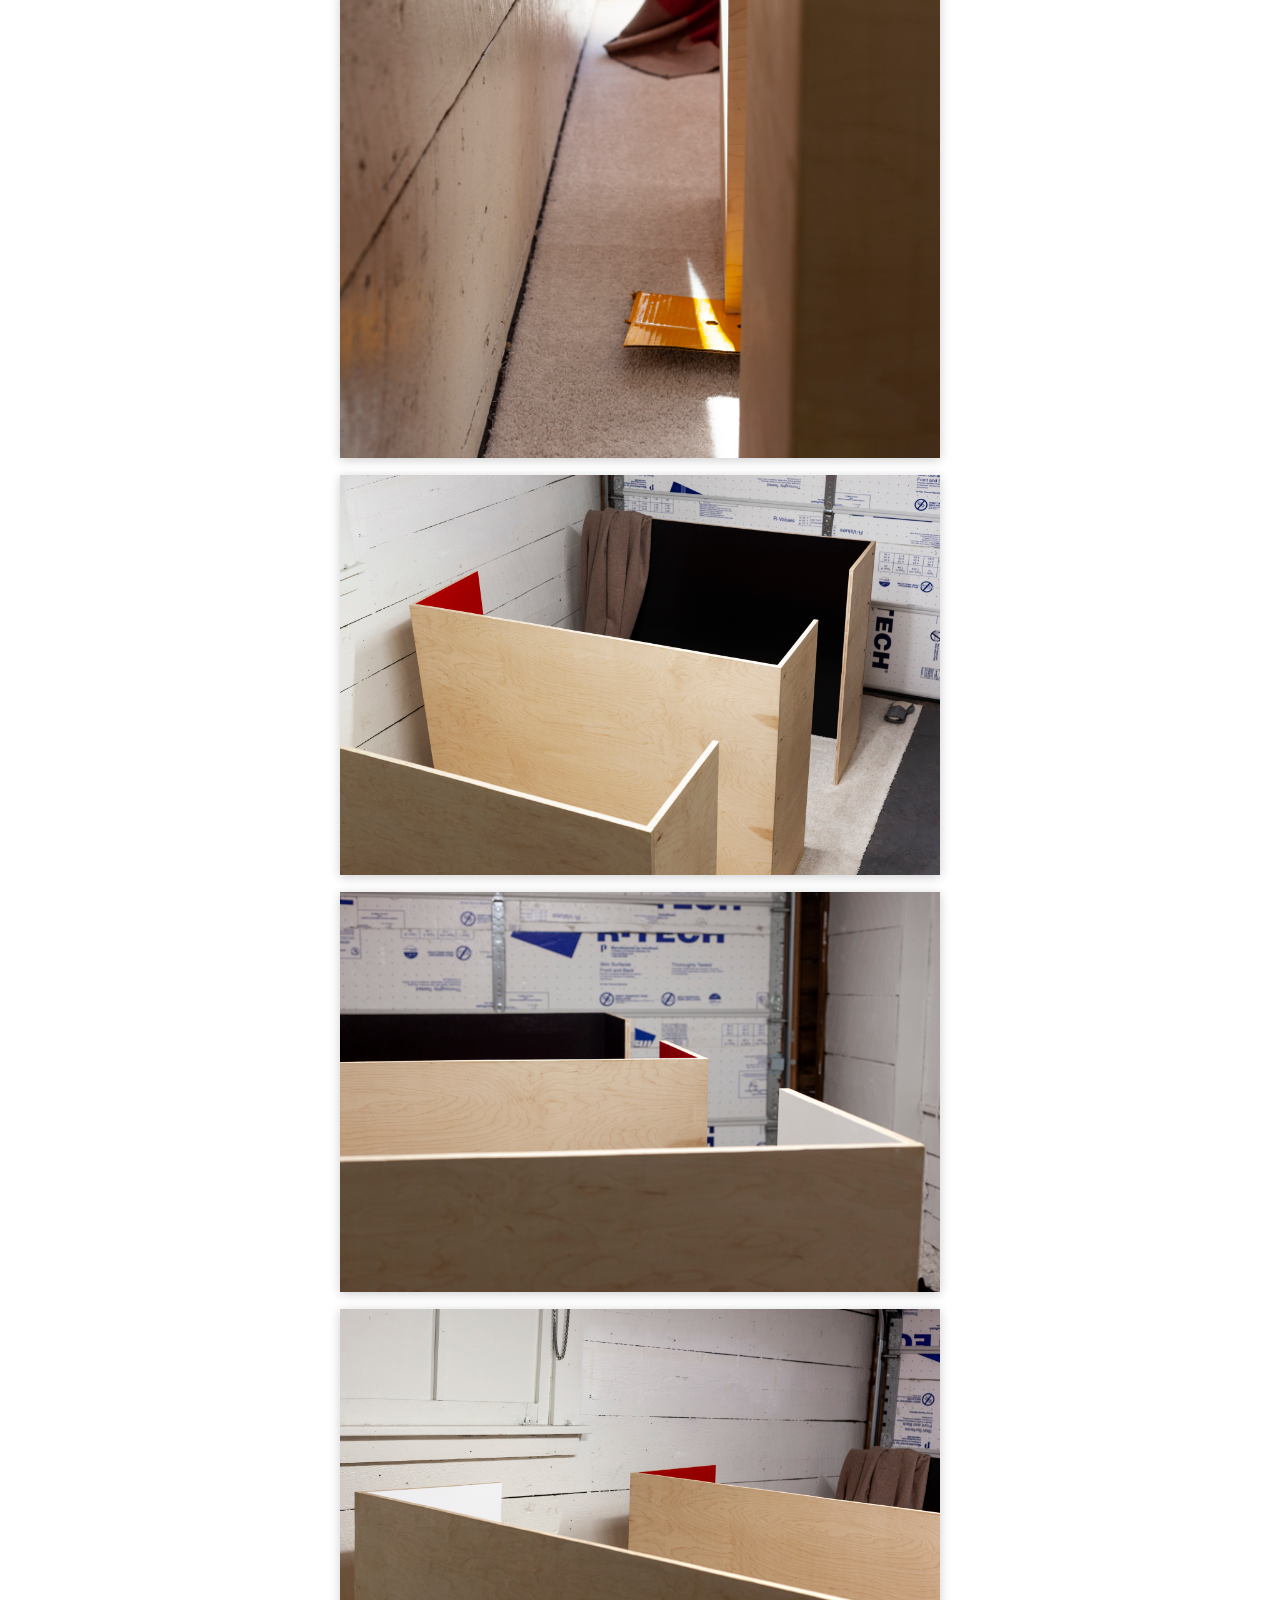
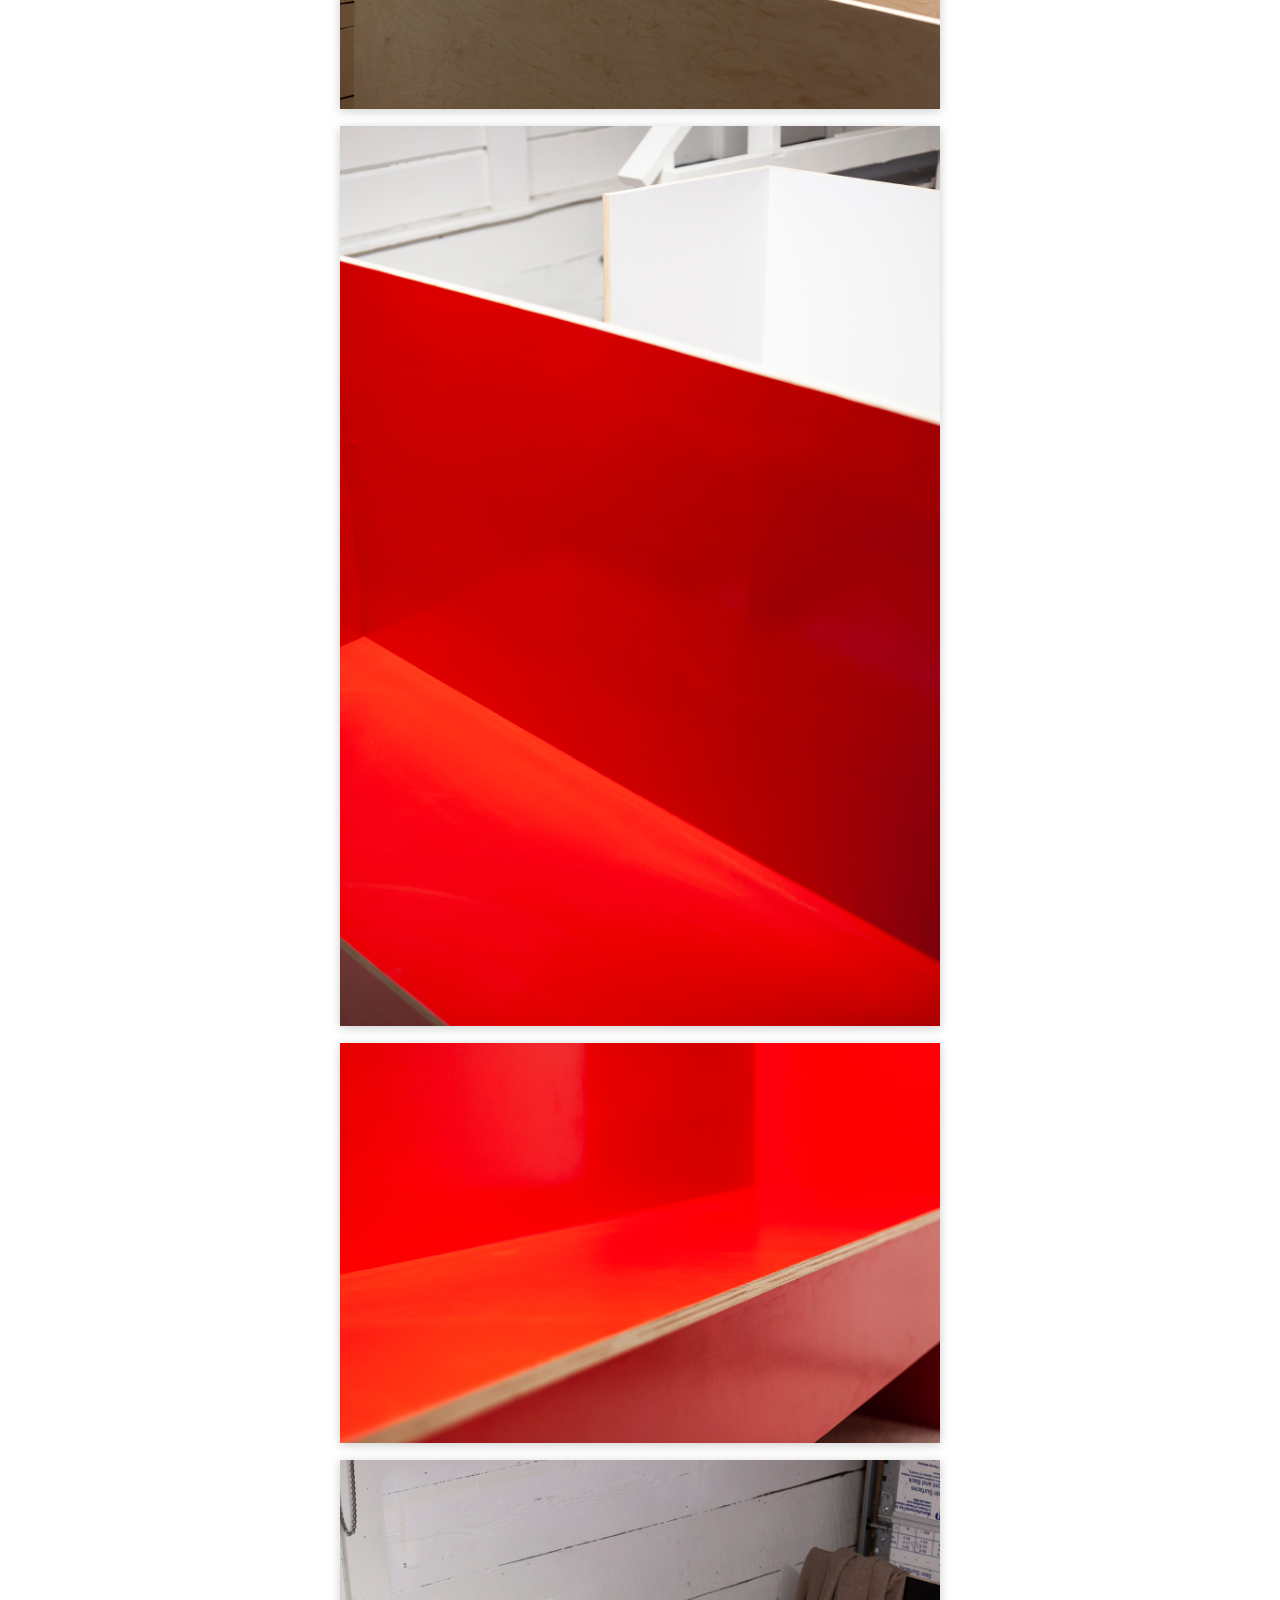
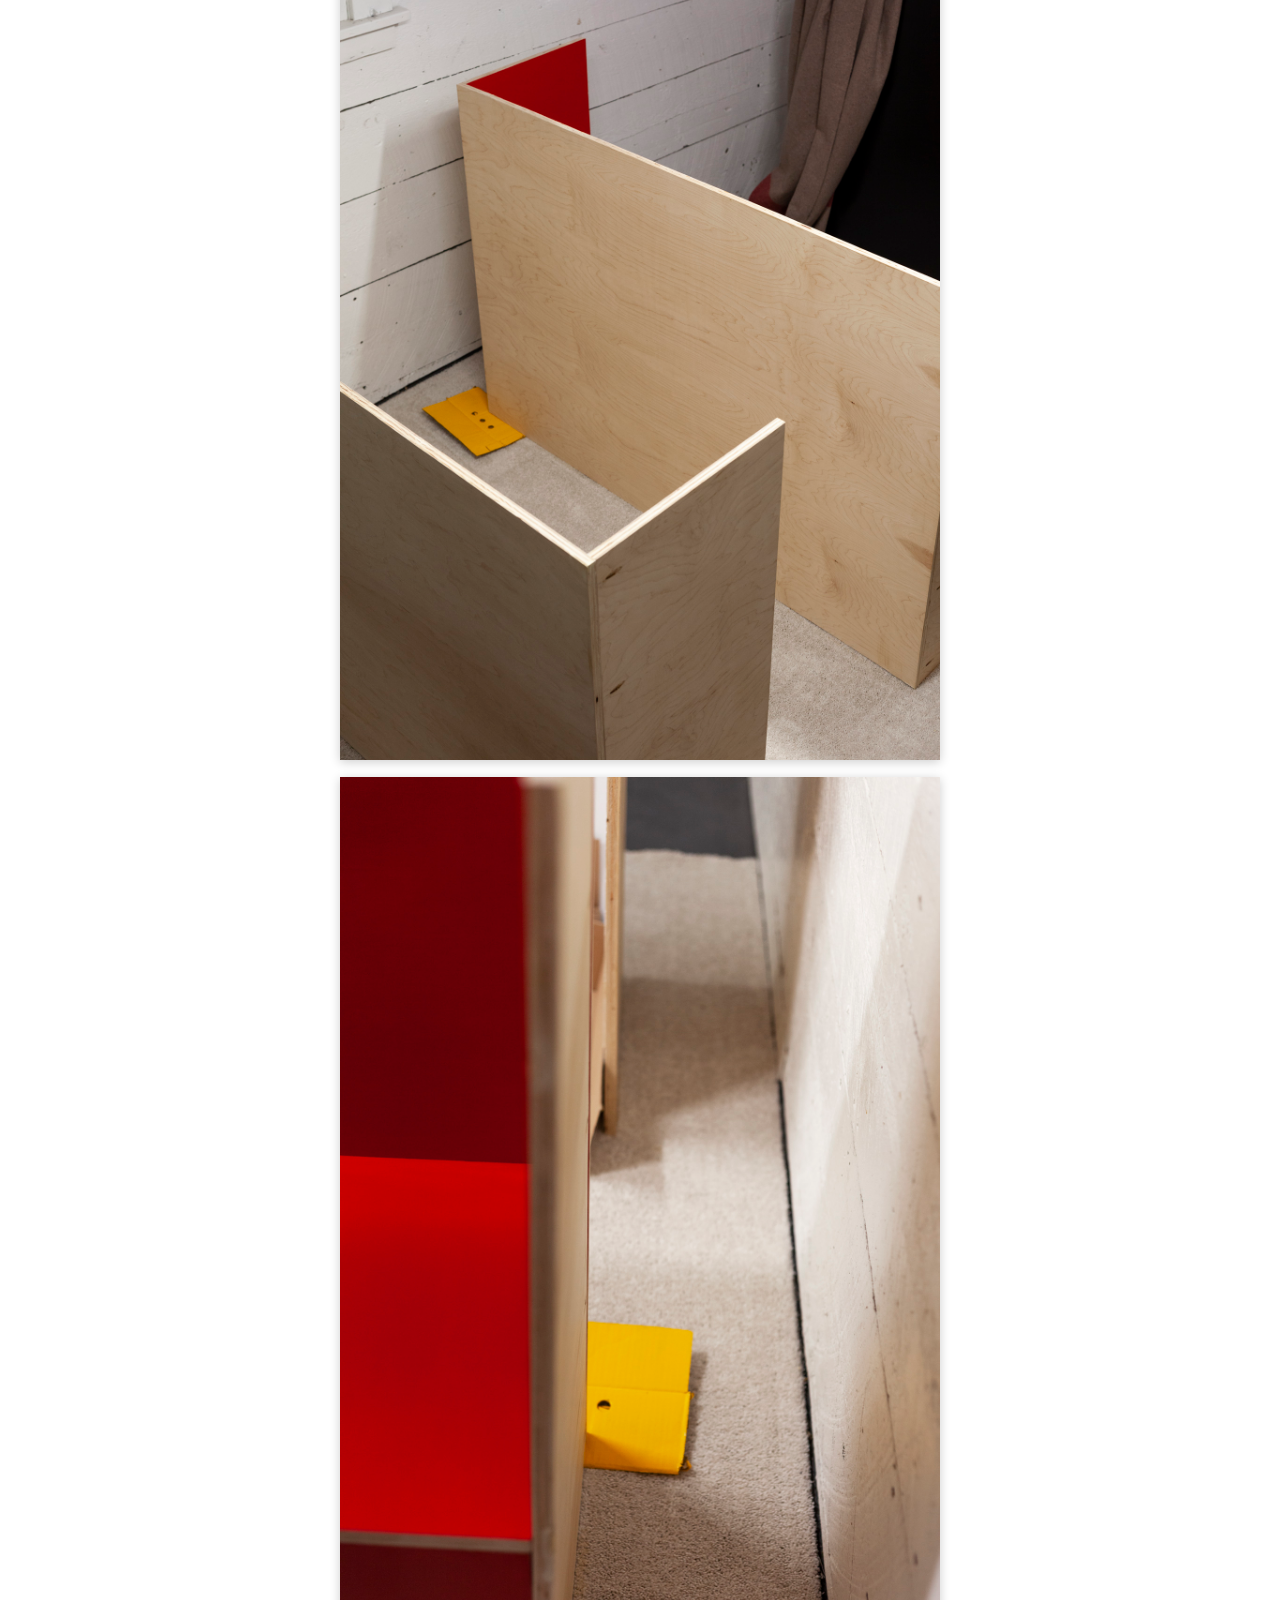
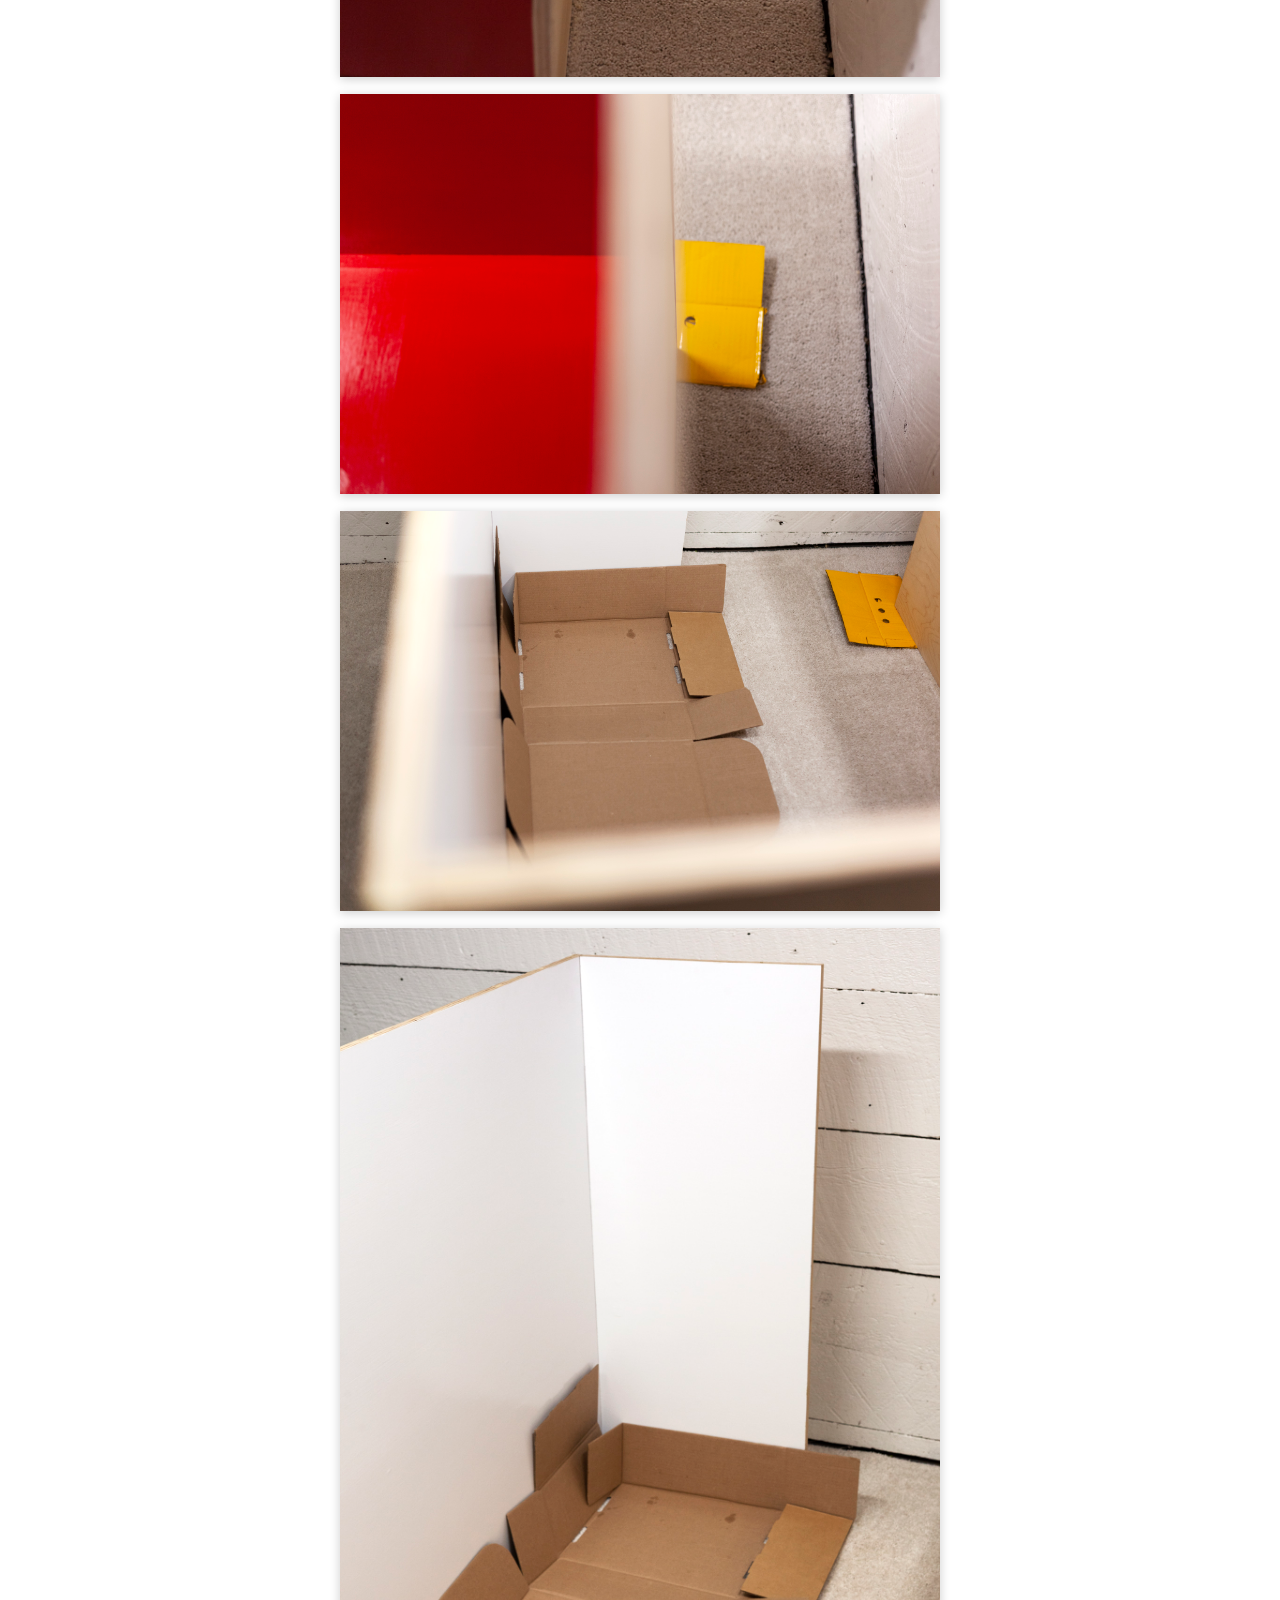
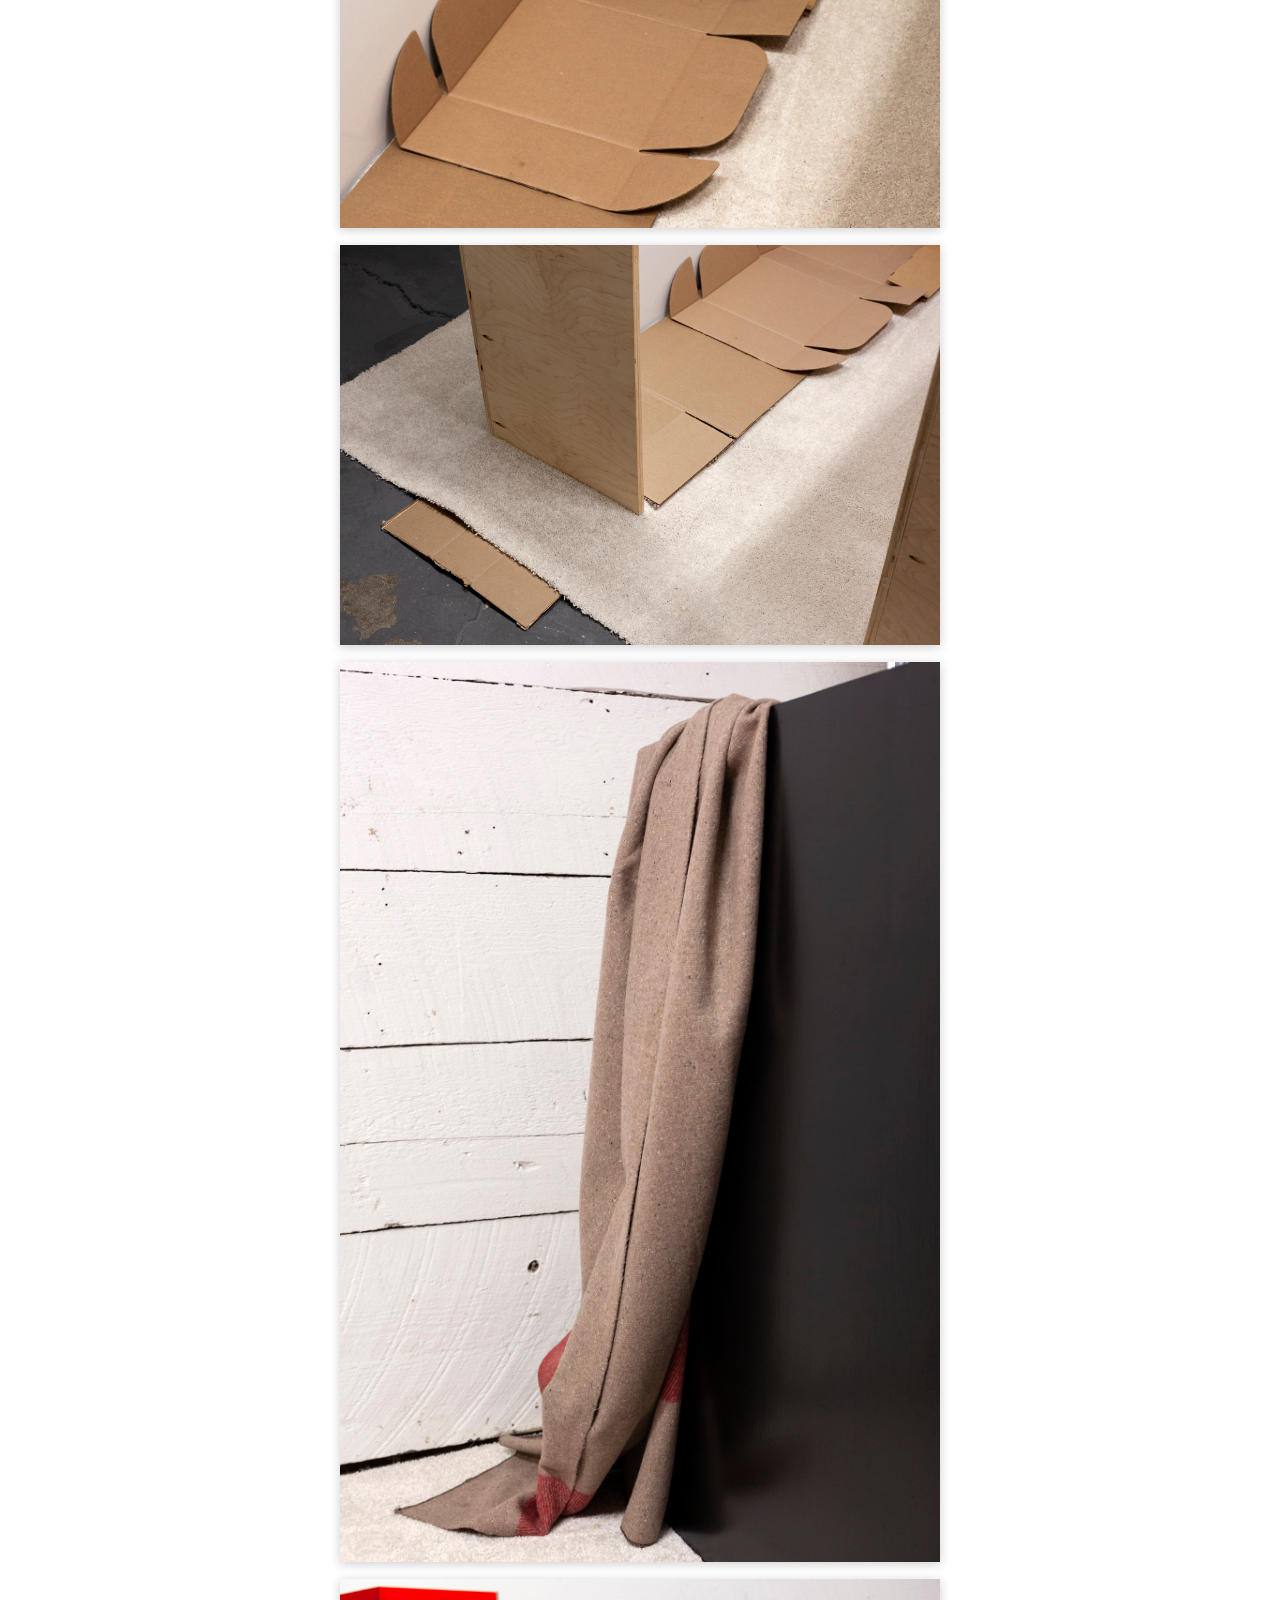
<file: john-knight-fools-paradise.html>
<!DOCTYPE html>
<html lang="en">

<head>
    <meta charset="UTF-8">
    <meta http-equiv="X-UA-Compatible" content="ie=edge">
    <meta name="viewport" content="width=device-width, initial-scale=1.0">
    <title>window mine</title>
    <link rel="shortcut icon" href="images/favicon.jpg">
<link rel="stylesheet" href="https://cdnjs.cloudflare.com/ajax/libs/font-awesome/4.7.0/css/font-awesome.min.css">
<link rel="stylesheet" href="shared.css">
</head>
<body>

<!-- Simulate a smartphone / tablet -->
<div class="main-header">

  <div id="mySidenav" class="sidenav">
    <a href="javascript:void(0)" class="closebtn" onclick="closeNav()">&times;</a>
    <strong><u><i><a href="#">Archive</a></i></u></strong>
    <a href="biggest-little-kisses">Biggest Little Kisses</a>
    <a href="vanishing-point">Vanishing Point</a>
    <a href="omar-pierce-bygones">Omar Pierce</a>
    <a href="john-knight-fools-paradise">John Knight</a>
    <a href="alberto-garcia-rodriguez-breathing-down-my-neck">Alberto Garcia Rodriguez</a>
    <a href="ally-messer-petals-from-daisies">Ally Messer</a>
    <a href="samantha-buchanan-pigment-figment">Samantha Buchanan</a>
    <a href="kellee-morgado-alter">Kellee Morgado</a>
    <a href="noah-greene-the-house-is-shallow">Noah Greene</a>
    <a href="ashley-westwood-ruination">Ashley Westwood</a>
    <a href="fiona-mcelhany-party">Fiona McElhany</a>
    <a href="ray-mueller-ties-that-bind">Ray Mueller</a>
    <strong><a href="about">About</a></strong>
    <i><a href="mailto:windowmine2020@gmail.com" target="_blank">windowmine2020@gmail.com</a></i>
    <i><a href="https://www.instagram.com/window.mine/" target="_blank">instagram.com/window.mine</a></i>
  </div>

  <!-- Top Navigation Menu -->
  <div class="topnav">
    <a href="https://windowmine.com/" class="active"><img src="images/Window-Mine-Logo.png"></a>
    <a href="javascript:void(0);" class="icon" onclick="openNav()">
      <i class="fa fa-bars"></i>
    </a>
  </div>
</div>

<div class="main">
  <h1>John Knight</h1>
  <p><i>Fool’s Paradise</i><br>May 7 – 31, 2021</p>
  <p><a href="https://knightjohn.com/" target="_blank">knightjohn.com</a></p>
  <img class="myImg" src="images/window mine - John Knight - Fool's Paradise - Flyer.jpg">
  <p><strong>John Knight</strong> is a conceptual artist based in Missoula, MT. 
    Knight holds a MFA in Visual Studies from Pacific Northwest College of Art, Portland, OR. 
    His work is concerned with class identity and its intersection with design and architecture. 
    Knight has presented solo projects at the Holland Project, Reno, NV; Final Hot Desert, 
    Salt Lake City, UT; Private Places and Muscle Beach, Portland; the American Institute of 
    Thoughts and Feelings, Tucson, AZ; and Julius Caesar, Chicago, IL. Upcoming solo efforts 
    include an exhibition at BSMNT Gallery in Leipzig, DK. Recent Curatorial projects include: 
    Williamson | Knight and Cherry and Lucic, Portland; and THE PINK HOUSE (Jan. 19 1995) at 
    Bad Reputation, Los Angeles, CA. Currently, he works at the Missoula Art Museum as a Registrar, 
    and serves on the board of directors for KALICO Art Center in Kalispell, MT.</p>
    <p><strong><i>Fool’s Paradise</i></strong><br>
    Enamel on SoyStrong maple ply board, Pendelton blanket, sleeping pad, slippers, and white carpet.<br>
    Dimensions variable.<br>
    2021</p>
    <p><a href="assets/window mine - John Knight - Fool's Paradise - Press Release.pdf" target="_blank">Press Release</a><br>
    <a href="assets/window mine - John Knight - Fool's Paradise - Statement.pdf" target="_blank">Exhibition Statement</a></p>
  <img class="myImg" src="images/window mine - John Knight - Fool's Paradise - Installation 01.jpg">
  <img class="myImg" src="images/window mine - John Knight - Fool's Paradise - Installation 04.jpg">
  <img class="myImg" src="images/window mine - John Knight - Fool's Paradise - Installation 05.jpg">
  <img class="myImg" src="images/window mine - John Knight - Fool's Paradise - Installation 06.jpg">
  <img class="myImg" src="images/window mine - John Knight - Fool's Paradise - Installation 07.jpg">
  <img class="myImg" src="images/window mine - John Knight - Fool's Paradise - Installation 08.jpg">
  <img class="myImg" src="images/window mine - John Knight - Fool's Paradise - Installation 09.jpg">
  <img class="myImg" src="images/window mine - John Knight - Fool's Paradise - Installation 11.jpg">
  <img class="myImg" src="images/window mine - John Knight - Fool's Paradise - Installation 12.jpg">
  <img class="myImg" src="images/window mine - John Knight - Fool's Paradise - Installation 13.jpg">
  <img class="myImg" src="images/window mine - John Knight - Fool's Paradise - Installation 14.jpg">
  <img class="myImg" src="images/window mine - John Knight - Fool's Paradise - Installation 15.jpg">
  <img class="myImg" src="images/window mine - John Knight - Fool's Paradise - Installation 16.jpg">
  <img class="myImg" src="images/window mine - John Knight - Fool's Paradise - Installation 17.jpg">
  <img class="myImg" src="images/window mine - John Knight - Fool's Paradise - Installation 18.jpg">
  <img class="myImg" src="images/window mine - John Knight - Fool's Paradise - Installation 19.jpg">
  <img class="myImg" src="images/window mine - John Knight - Fool's Paradise - Installation 20.jpg">
  <img class="myImg" src="images/window mine - John Knight - Fool's Paradise - Installation 21.jpg">
  <img class="myImg" src="images/window mine - John Knight - Fool's Paradise - Installation 23.jpg">
  <img class="myImg" src="images/window mine - John Knight - Fool's Paradise - Installation 24.jpg">
  <img class="myImg" src="images/window mine - John Knight - Fool's Paradise - Installation 25.jpg">
  <img class="myImg" src="images/window mine - John Knight - Fool's Paradise - Installation 26.jpg">
  <img class="myImg" src="images/window mine - John Knight - Fool's Paradise - Installation 27.jpg">
  <img class="myImg" src="images/window mine - John Knight - Fool's Paradise - Installation 29.jpg">
  <img class="myImg" src="images/window mine - John Knight - Fool's Paradise - Installation 30.jpg">
  <img class="myImg" src="images/window mine - John Knight - Fool's Paradise - Installation 31.jpg">
  <img class="myImg" src="images/window mine - John Knight - Fool's Paradise - Installation 32.jpg">
</div>

<!-- The Modal -->
<div id="myModal" class="modal">
  <span class="close">&times;</span>
  <img class="modal-content" id="img01">
  <!-- <div id="caption"></div> -->
</div>

<script src="shared.js"></script>

</body>
</html>
</file>
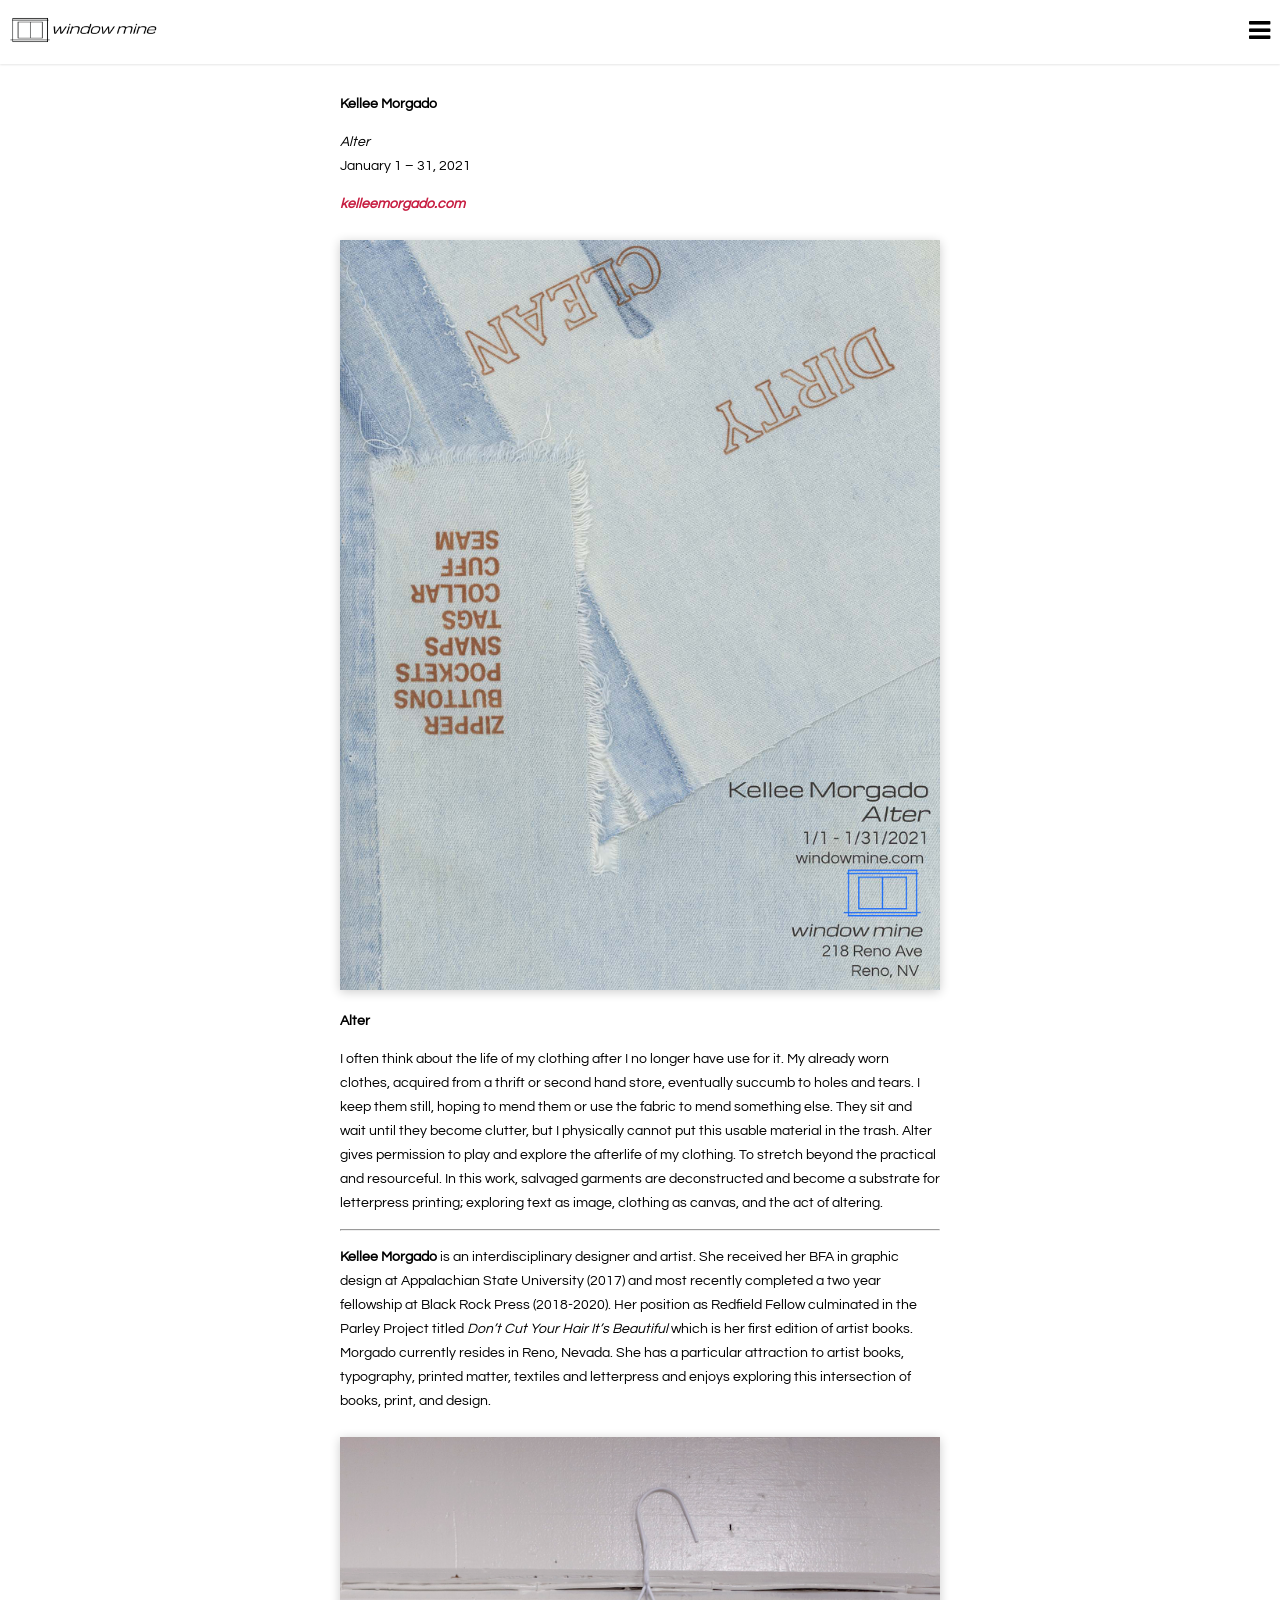
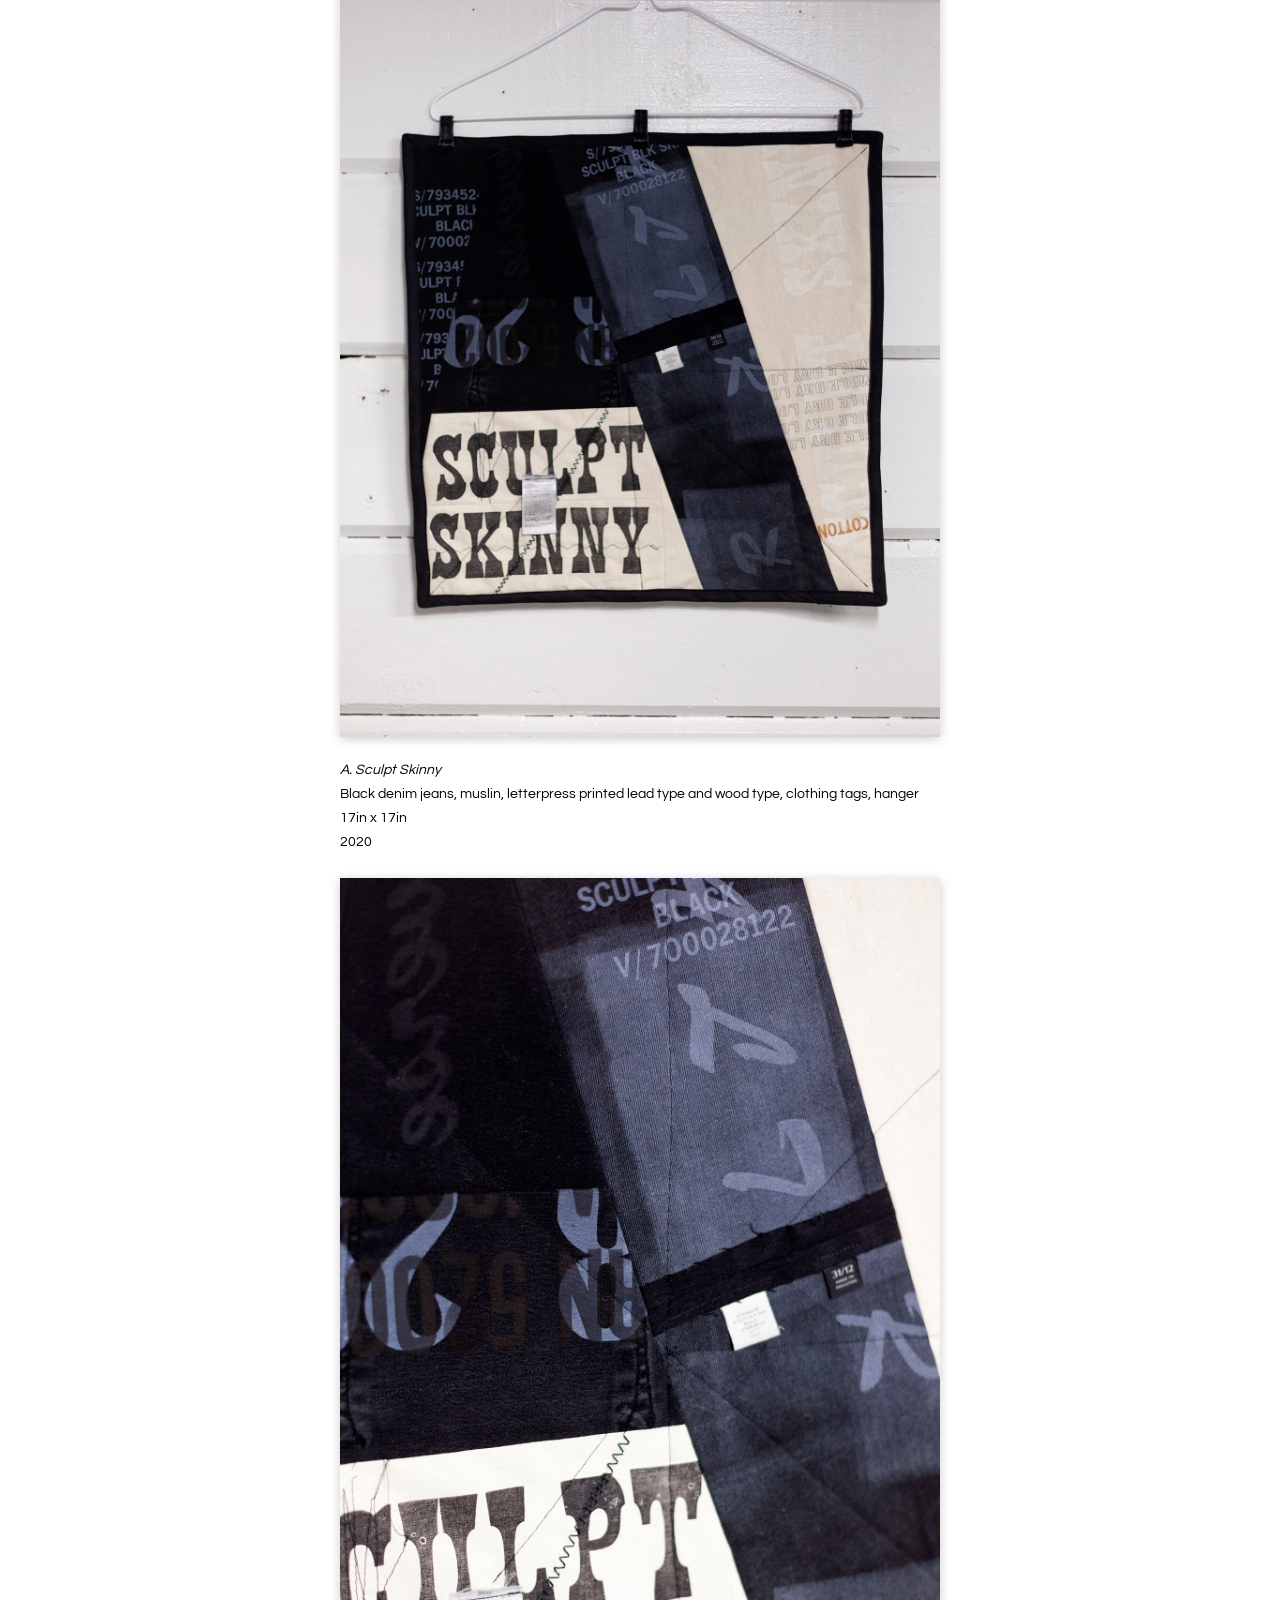
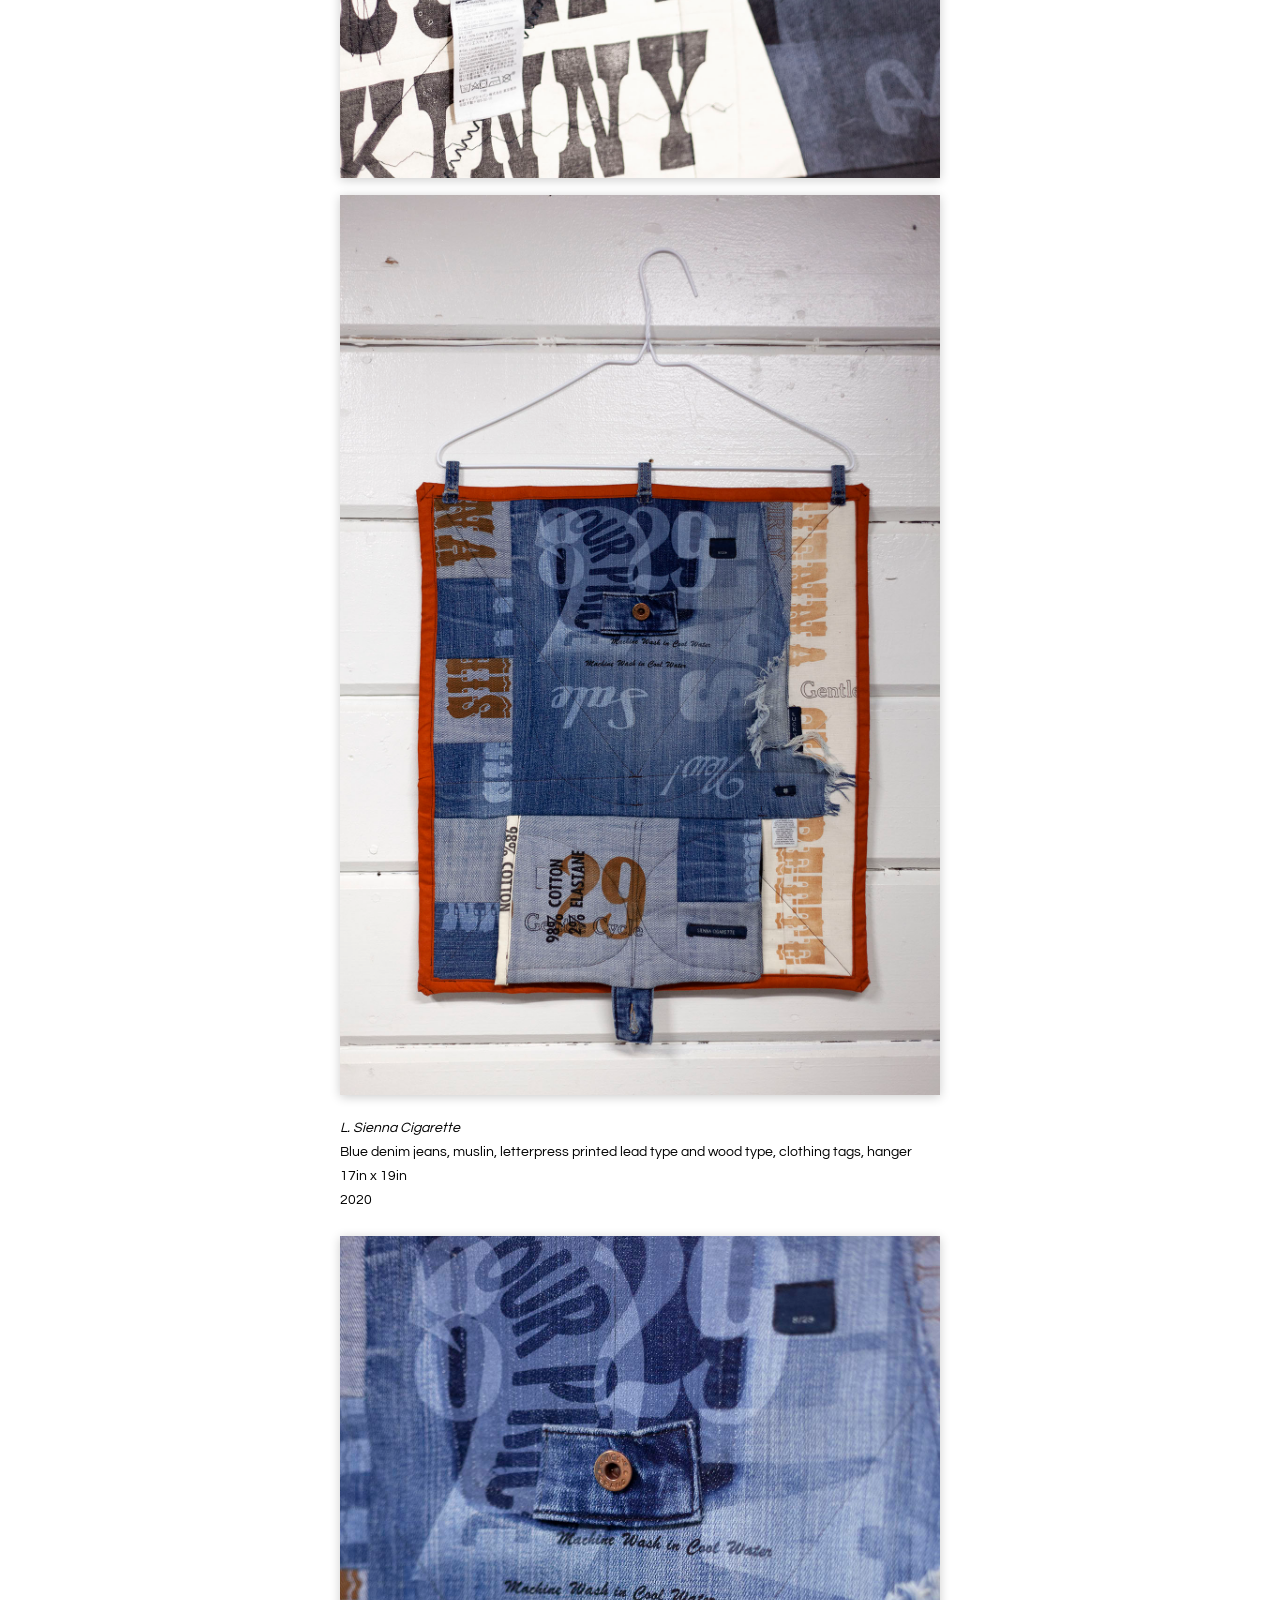
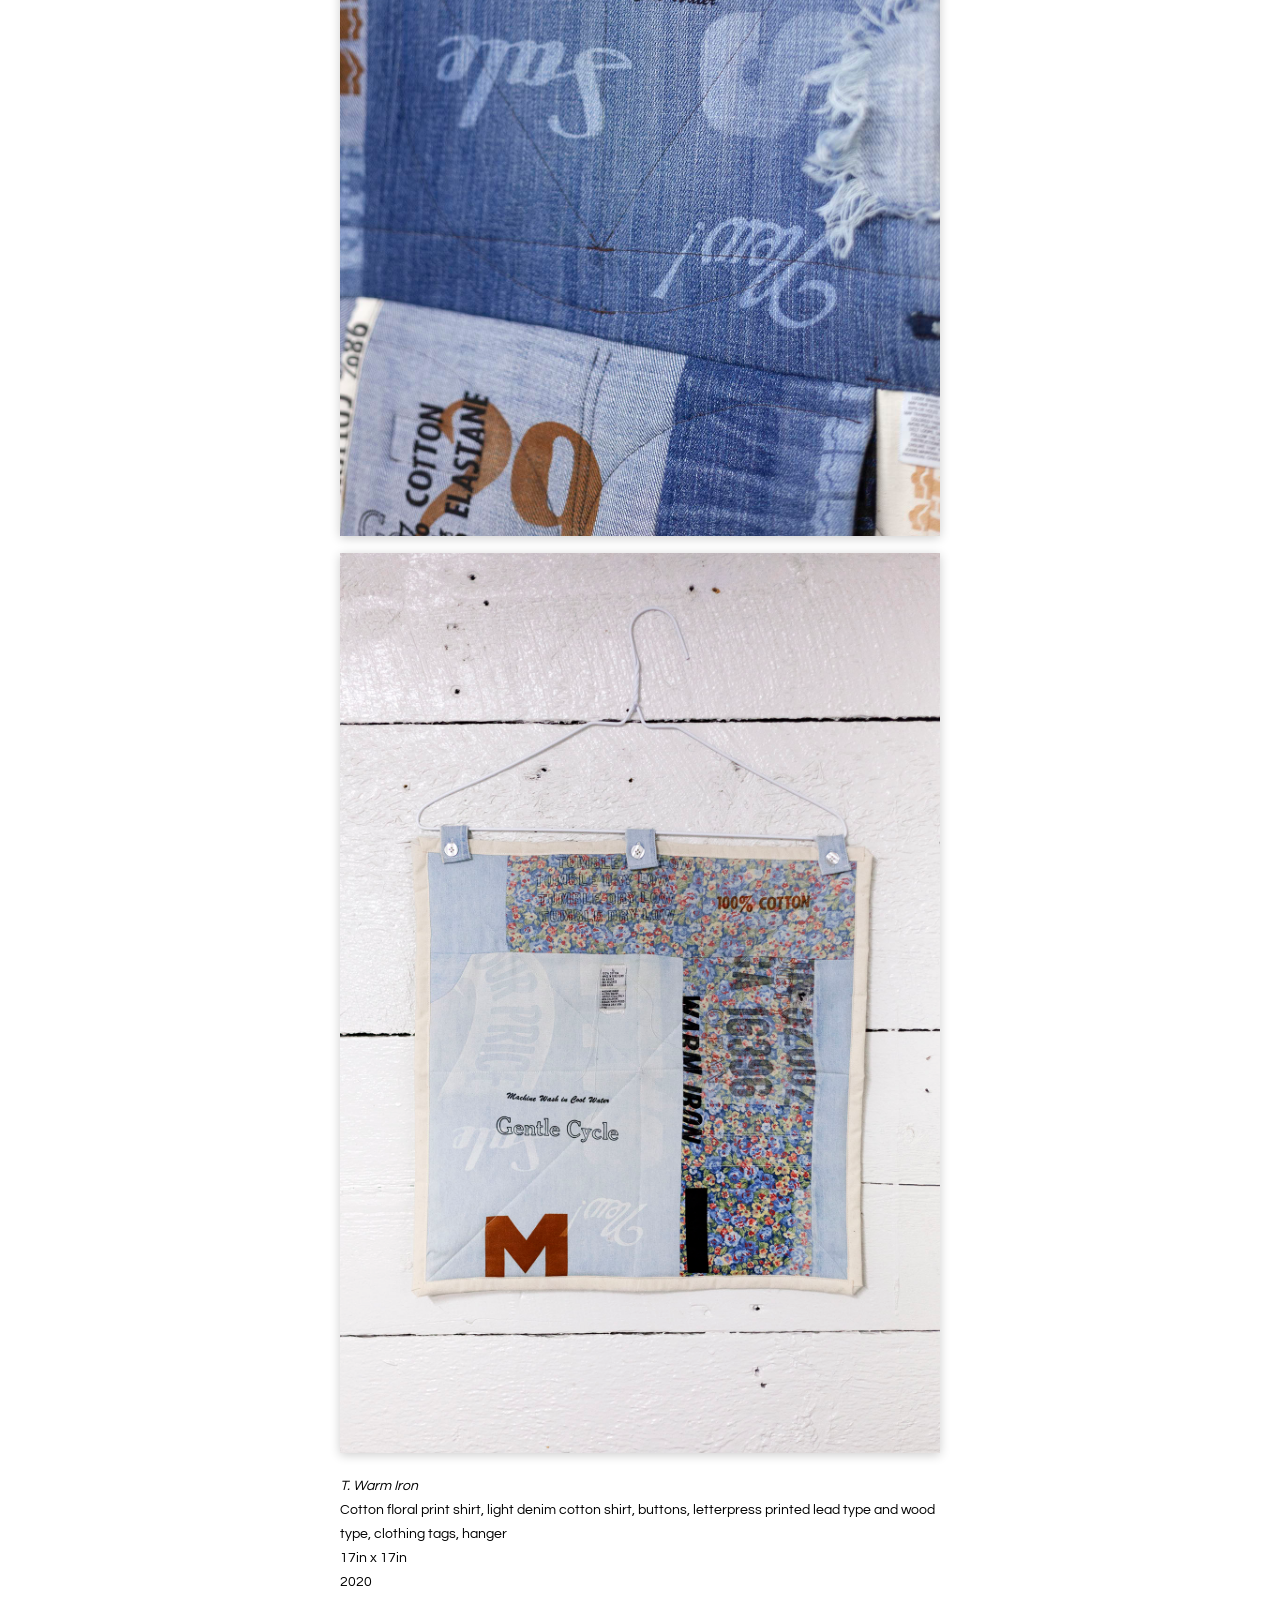
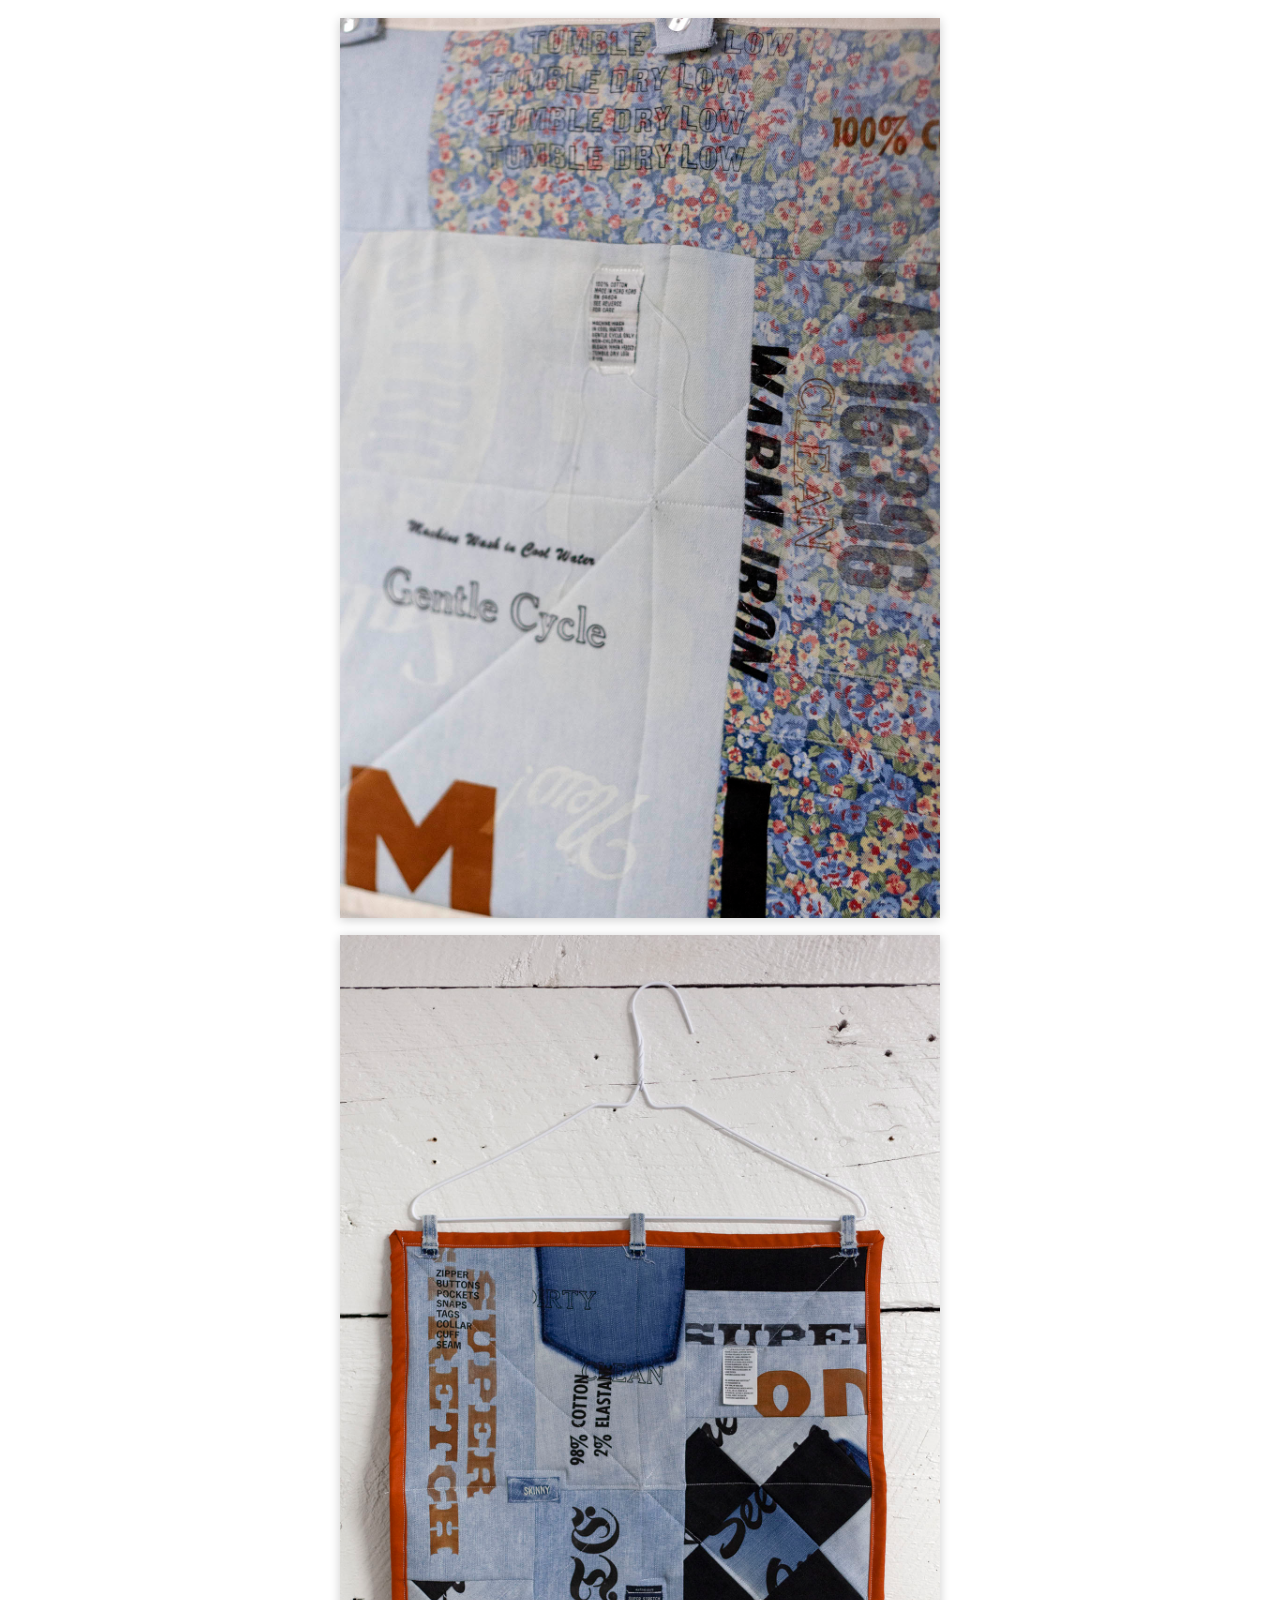
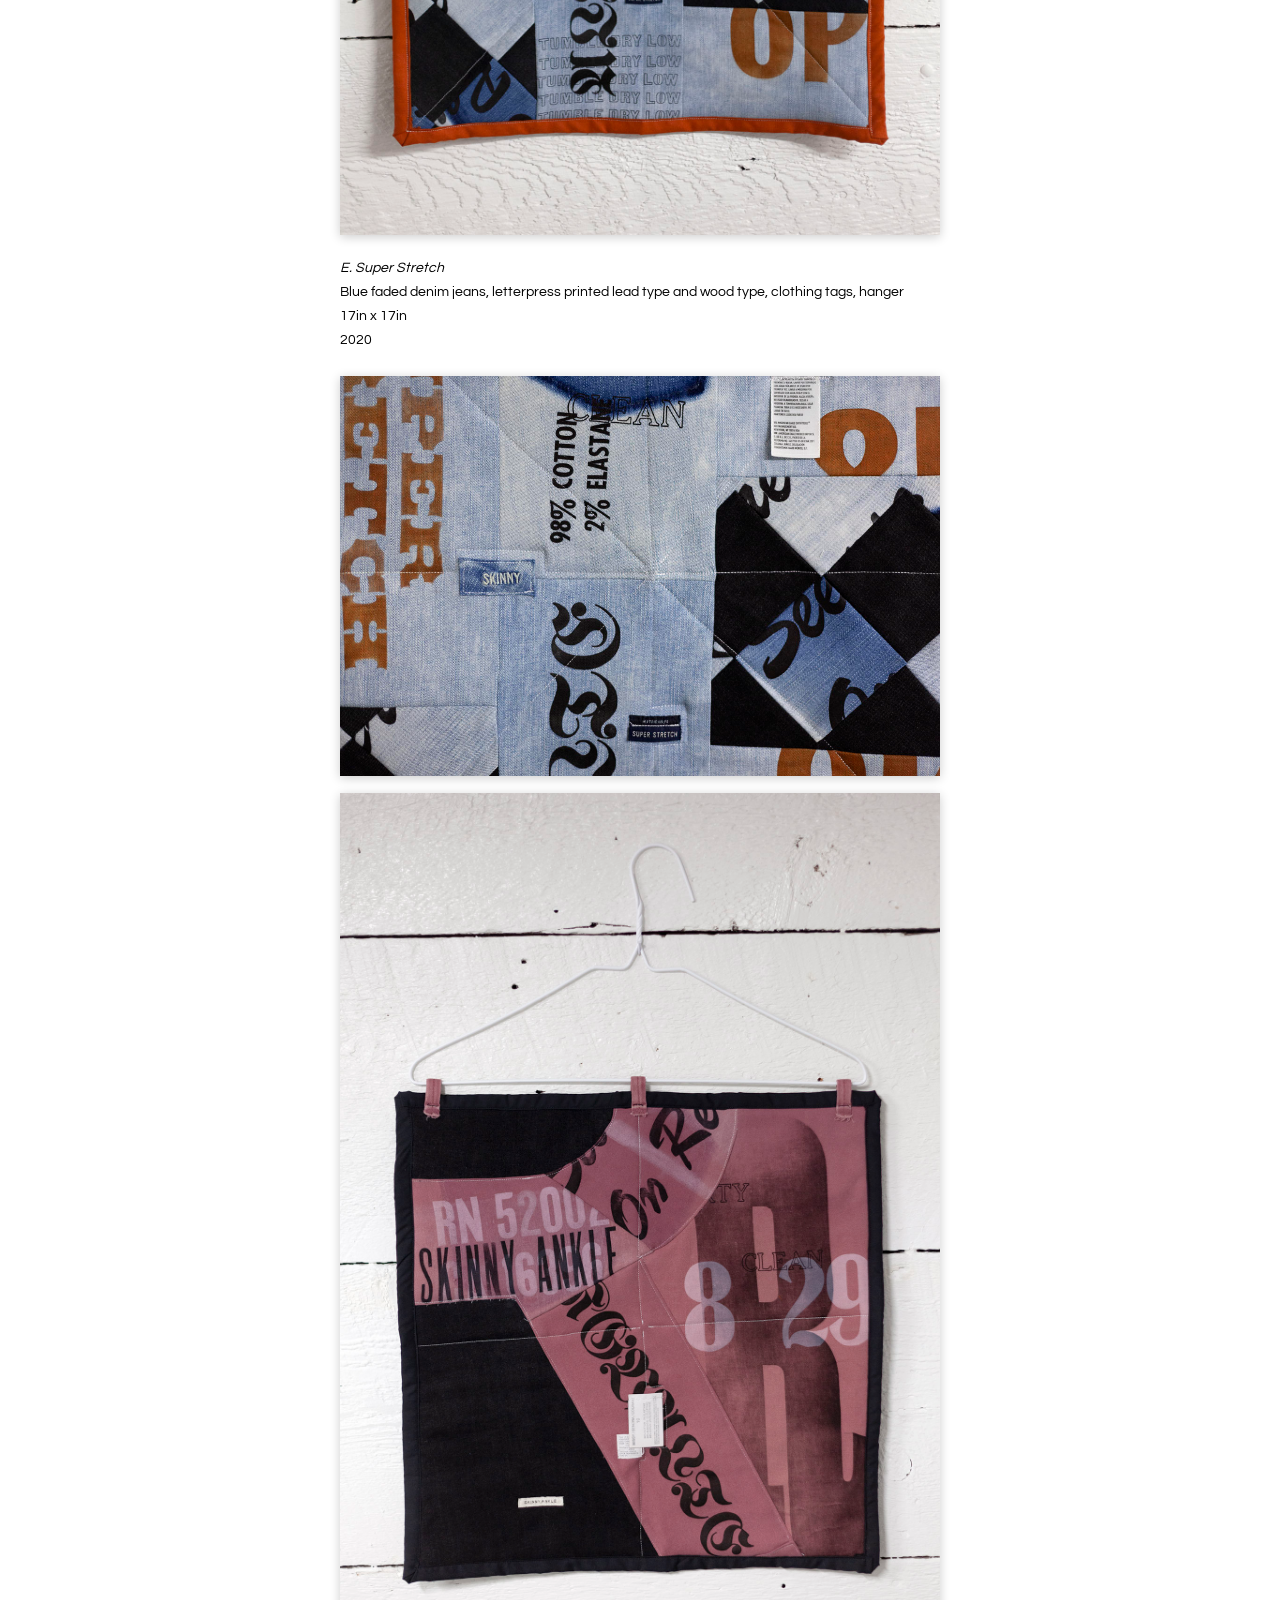
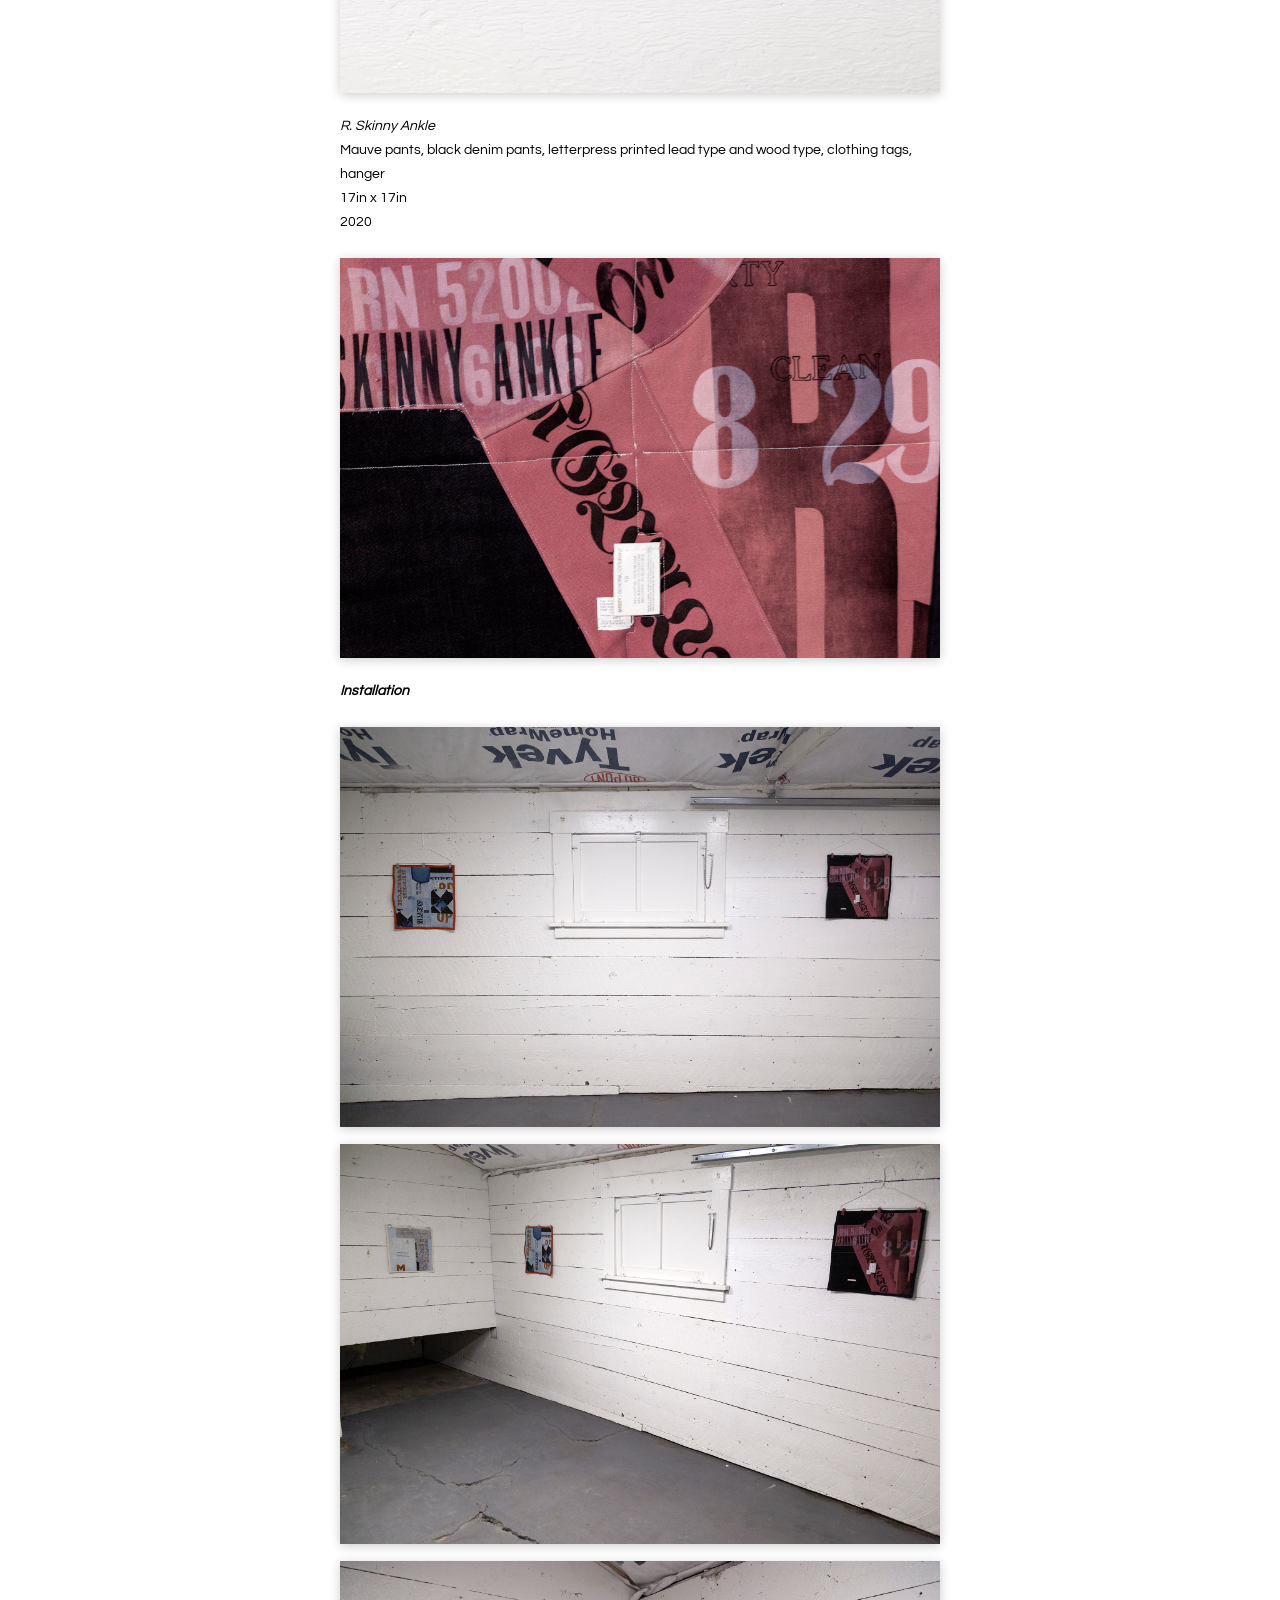
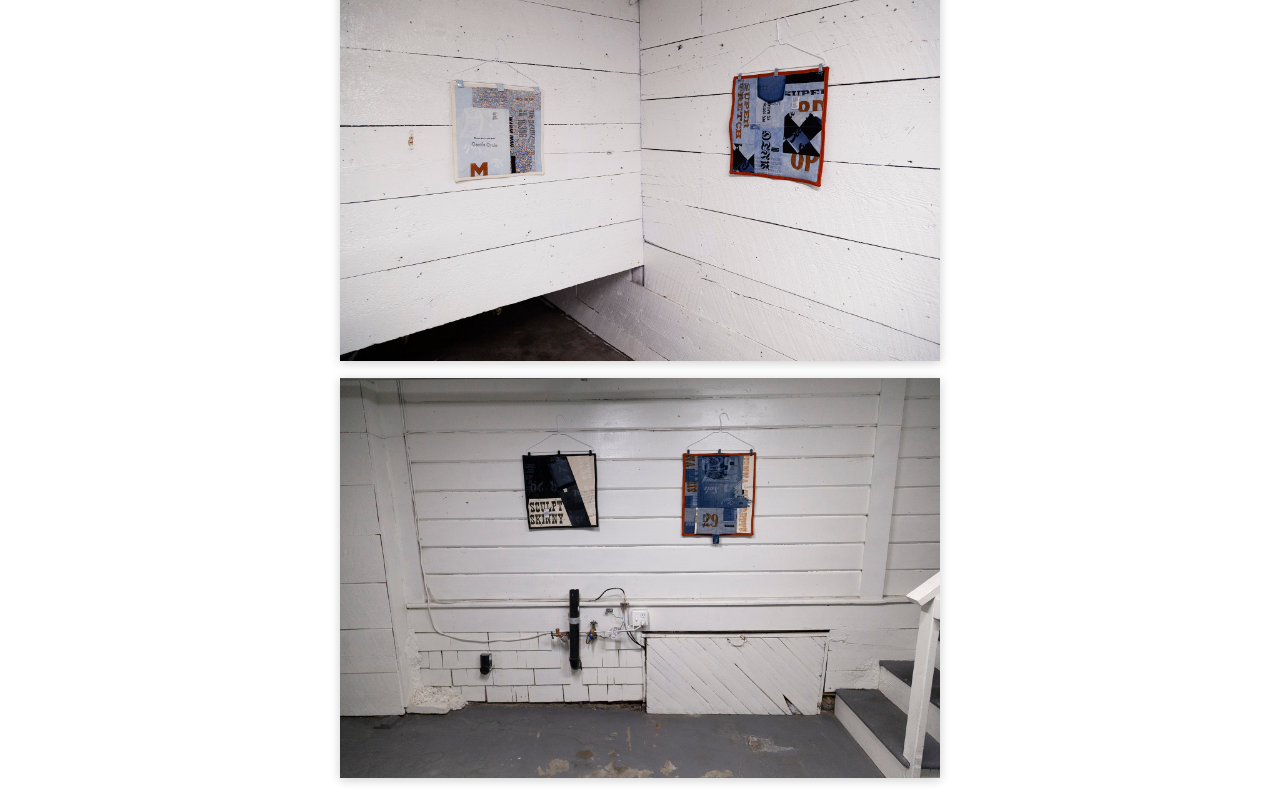
<file: kellee-morgado-alter.html>
<!DOCTYPE html>
<html lang="en">

<head>
    <meta charset="UTF-8">
    <meta http-equiv="X-UA-Compatible" content="ie=edge">
    <meta name="viewport" content="width=device-width, initial-scale=1.0">
    <title>window mine</title>
    <link rel="shortcut icon" href="images/favicon.jpg">
<link rel="stylesheet" href="https://cdnjs.cloudflare.com/ajax/libs/font-awesome/4.7.0/css/font-awesome.min.css">
<link rel="stylesheet" href="shared.css">
</head>
<body>

<!-- Simulate a smartphone / tablet -->
<div class="main-header">

  <div id="mySidenav" class="sidenav">
    <a href="javascript:void(0)" class="closebtn" onclick="closeNav()">&times;</a>
    <strong><u><i><a href="#">Archive</a></i></u></strong>
    <a href="biggest-little-kisses">Biggest Little Kisses</a>
    <a href="vanishing-point">Vanishing Point</a>
    <a href="omar-pierce-bygones">Omar Pierce</a>
    <a href="john-knight-fools-paradise">John Knight</a>
    <a href="alberto-garcia-rodriguez-breathing-down-my-neck">Alberto Garcia Rodriguez</a>
    <a href="ally-messer-petals-from-daisies">Ally Messer</a>
    <a href="samantha-buchanan-pigment-figment">Samantha Buchanan</a>
    <a href="kellee-morgado-alter">Kellee Morgado</a>
    <a href="noah-greene-the-house-is-shallow">Noah Greene</a>
    <a href="ashley-westwood-ruination">Ashley Westwood</a>
    <a href="fiona-mcelhany-party">Fiona McElhany</a>
    <a href="ray-mueller-ties-that-bind">Ray Mueller</a>
    <strong><a href="about">About</a></strong>
    <i><a href="mailto:windowmine2020@gmail.com" target="_blank">windowmine2020@gmail.com</a></i>
    <i><a href="https://www.instagram.com/window.mine/" target="_blank">instagram.com/window.mine</a></i>
  </div>

  <!-- Top Navigation Menu -->
  <div class="topnav">
    <a href="https://windowmine.com/" class="active"><img src="images/Window-Mine-Logo.png"></a>
    <a href="javascript:void(0);" class="icon" onclick="openNav()">
      <i class="fa fa-bars"></i>
    </a>
  </div>
</div>

<div class="main">
  <h1>Kellee Morgado</h1>
  <p><i>Alter</i><br>January 1 – 31, 2021</p>
  <p><a href="https://www.kelleemorgado.com/" target="_blank">kelleemorgado.com</a></p>
  <img class="myImg" src="images/window mine - Kellee Morgado - Alter - Flyer.jpg">
  <h2>Alter</h2>
    <p>
      I often think about the life of my clothing after I no longer have use for it. My already worn clothes, 
      acquired from a thrift or second hand store, eventually succumb to holes and tears. I keep them still, 
      hoping to mend them or use the fabric to mend something else. They sit and wait until they become clutter, 
      but I physically cannot put this usable material in the trash. Alter gives permission to play and explore 
      the afterlife of my clothing. To stretch beyond the practical and resourceful. In this work, salvaged 
      garments are deconstructed and become a substrate for letterpress printing; exploring text as image, 
      clothing as canvas, and the act of altering.
    </p>
  <hr>
  <p>
    <strong>Kellee Morgado</strong> is an interdisciplinary designer and artist. She received her BFA 
    in graphic design at Appalachian State University (2017) and most recently completed a two year fellowship at 
    Black Rock Press (2018-2020). Her position as Redfield Fellow culminated in the Parley Project titled <i>Don’t 
    Cut Your Hair It’s Beautiful</i> which is her first edition of artist books. Morgado currently resides in Reno, 
    Nevada. She has a particular attraction to artist books, typography, printed matter, textiles and letterpress 
    and enjoys exploring this intersection of books, print, and design.
  </p>

  <img class="myImg" src="images/window mine - Kellee Morgado - Alter 01.jpg">
  <p><i>A. Sculpt Skinny</i><br>
    Black denim jeans, muslin, letterpress printed lead type and wood type, clothing tags, hanger<br>
    17in x 17in<br>
    2020
  </p>
  <img class="myImg" src="images/window mine - Kellee Morgado - Alter 02.jpg">

  <img class="myImg" src="images/window mine - Kellee Morgado - Alter 03.jpg">
  <p><i>L. Sienna Cigarette</i><br>
    Blue denim jeans, muslin, letterpress printed lead type and wood type, clothing tags, hanger<br>
    17in x 19in<br>
    2020
  </p>
  <img class="myImg" src="images/window mine - Kellee Morgado - Alter 04.jpg">

  <img class="myImg" src="images/window mine - Kellee Morgado - Alter 05.jpg">
  <p><i>T. Warm Iron</i><br>
    Cotton floral print shirt, light denim cotton shirt, buttons, letterpress printed lead type and wood type, clothing tags, hanger<br>
    17in x 17in<br>
    2020
  </p>
  <img class="myImg" src="images/window mine - Kellee Morgado - Alter 06.jpg">

  <img class="myImg" src="images/window mine - Kellee Morgado - Alter 07.jpg">
  <p><i>E. Super Stretch</i><br>
    Blue faded denim jeans, letterpress printed lead type and wood type, clothing tags, hanger<br>
    17in x 17in<br>
    2020
  </p>
  <img class="myImg" src="images/window mine - Kellee Morgado - Alter 08.jpg">

  <img class="myImg" src="images/window mine - Kellee Morgado - Alter 09.jpg">
  <p><i>R. Skinny Ankle</i><br>
    Mauve pants, black denim pants, letterpress printed lead type and wood type, clothing tags, hanger<br>
    17in x 17in<br>
    2020
  </p>
  <img class="myImg" src="images/window mine - Kellee Morgado - Alter 10.jpg">

  <p><strong><i>Installation</i></strong></p>
  <img class="myImg" src="images/window mine - Kellee Morgado - Alter 11 Installation.jpg">
  <img class="myImg" src="images/window mine - Kellee Morgado - Alter 12 Installation.jpg">
  <img class="myImg" src="images/window mine - Kellee Morgado - Alter 13 Installation.jpg">
  <img class="myImg" src="images/window mine - Kellee Morgado - Alter 14 Installation.jpg">
</div>

<!-- The Modal -->
<div id="myModal" class="modal">
  <span class="close">&times;</span>
  <img class="modal-content" id="img01">
  <!-- <div id="caption"></div> -->
</div>

<script src="shared.js"></script>

</body>
</html>
</file>
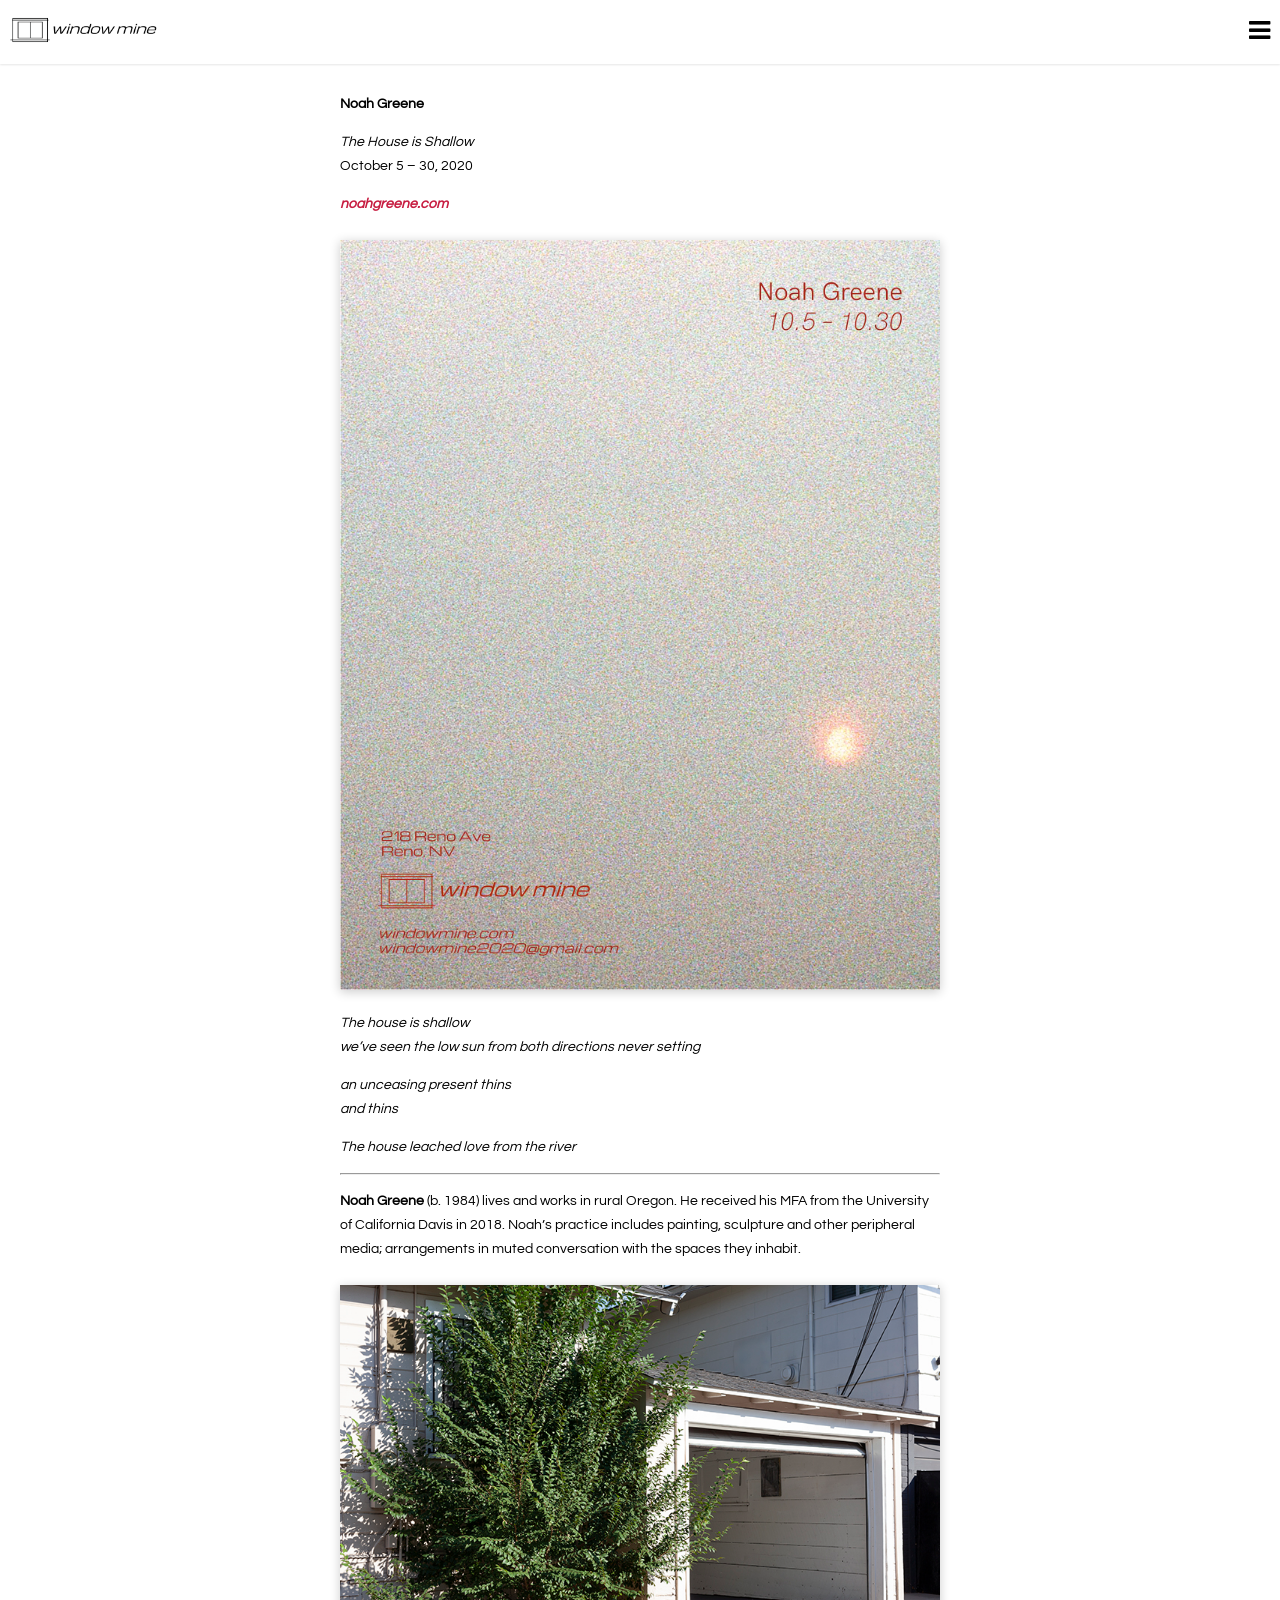
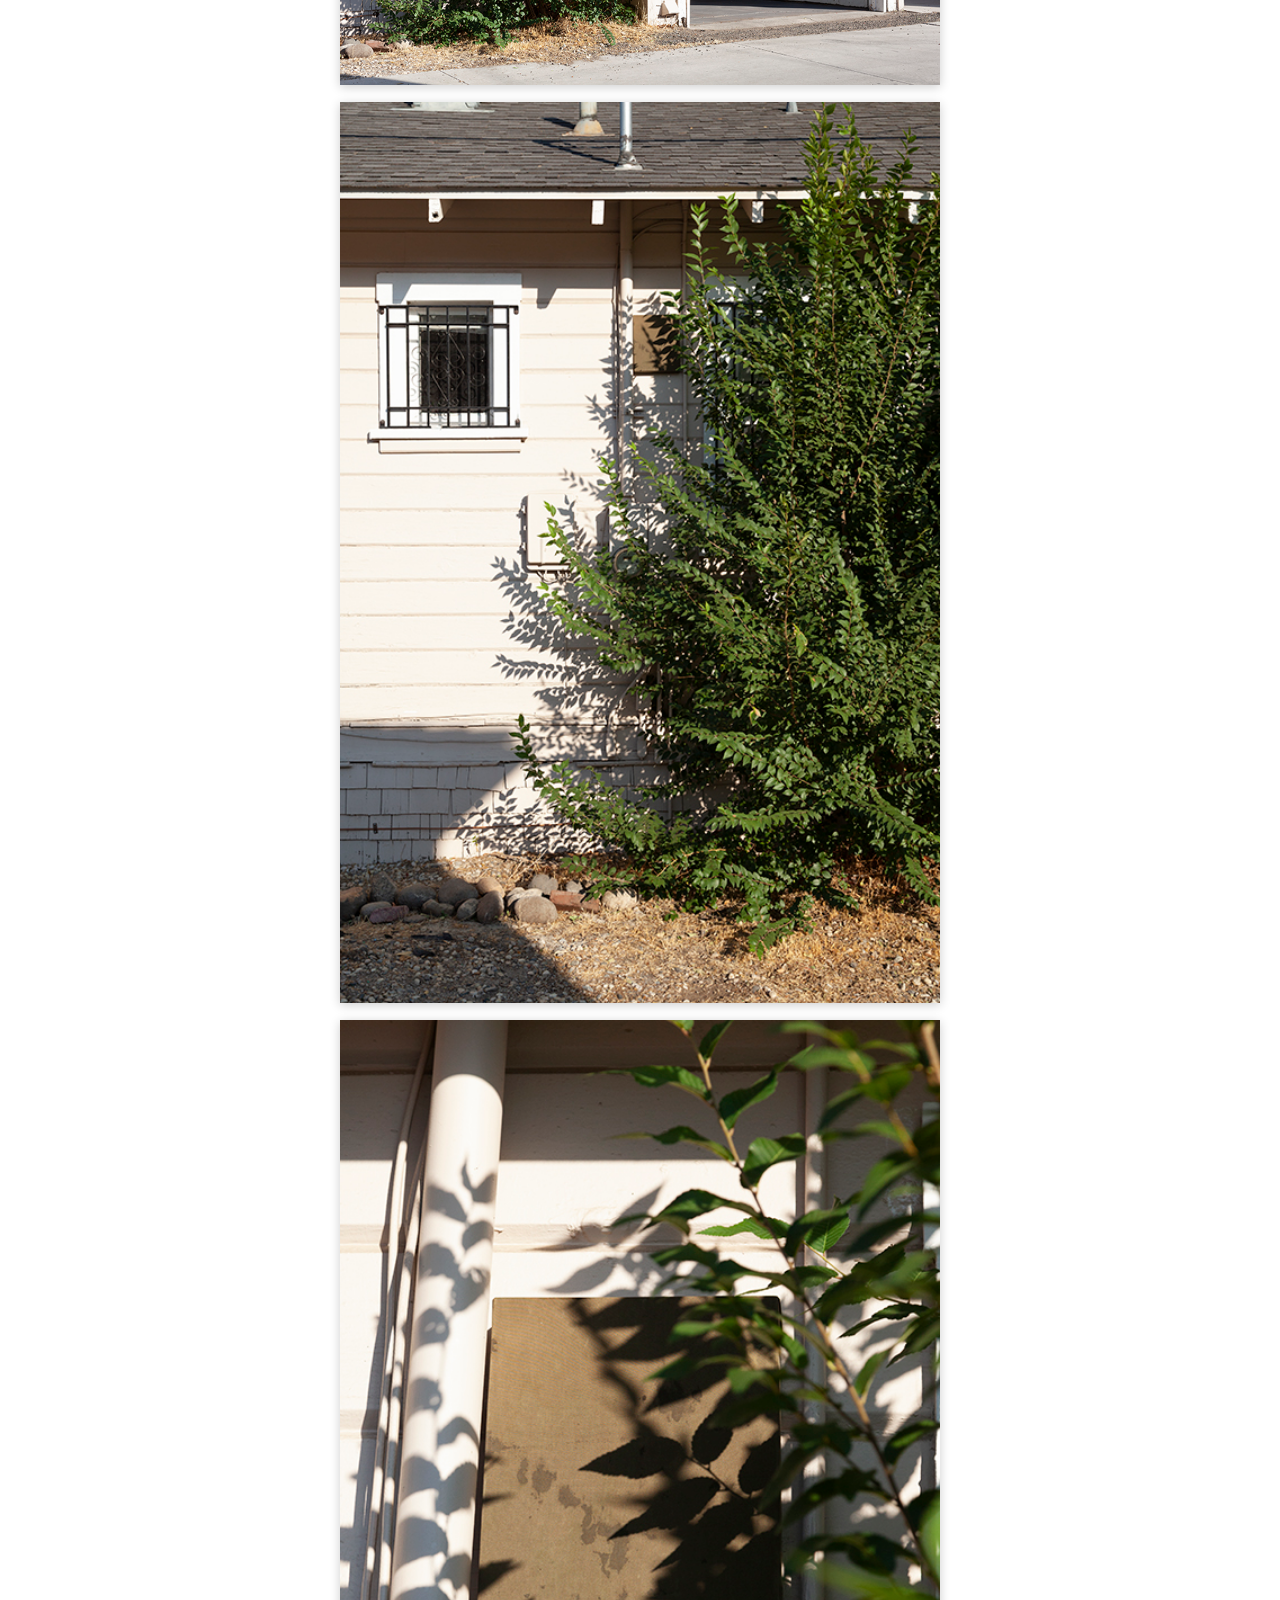
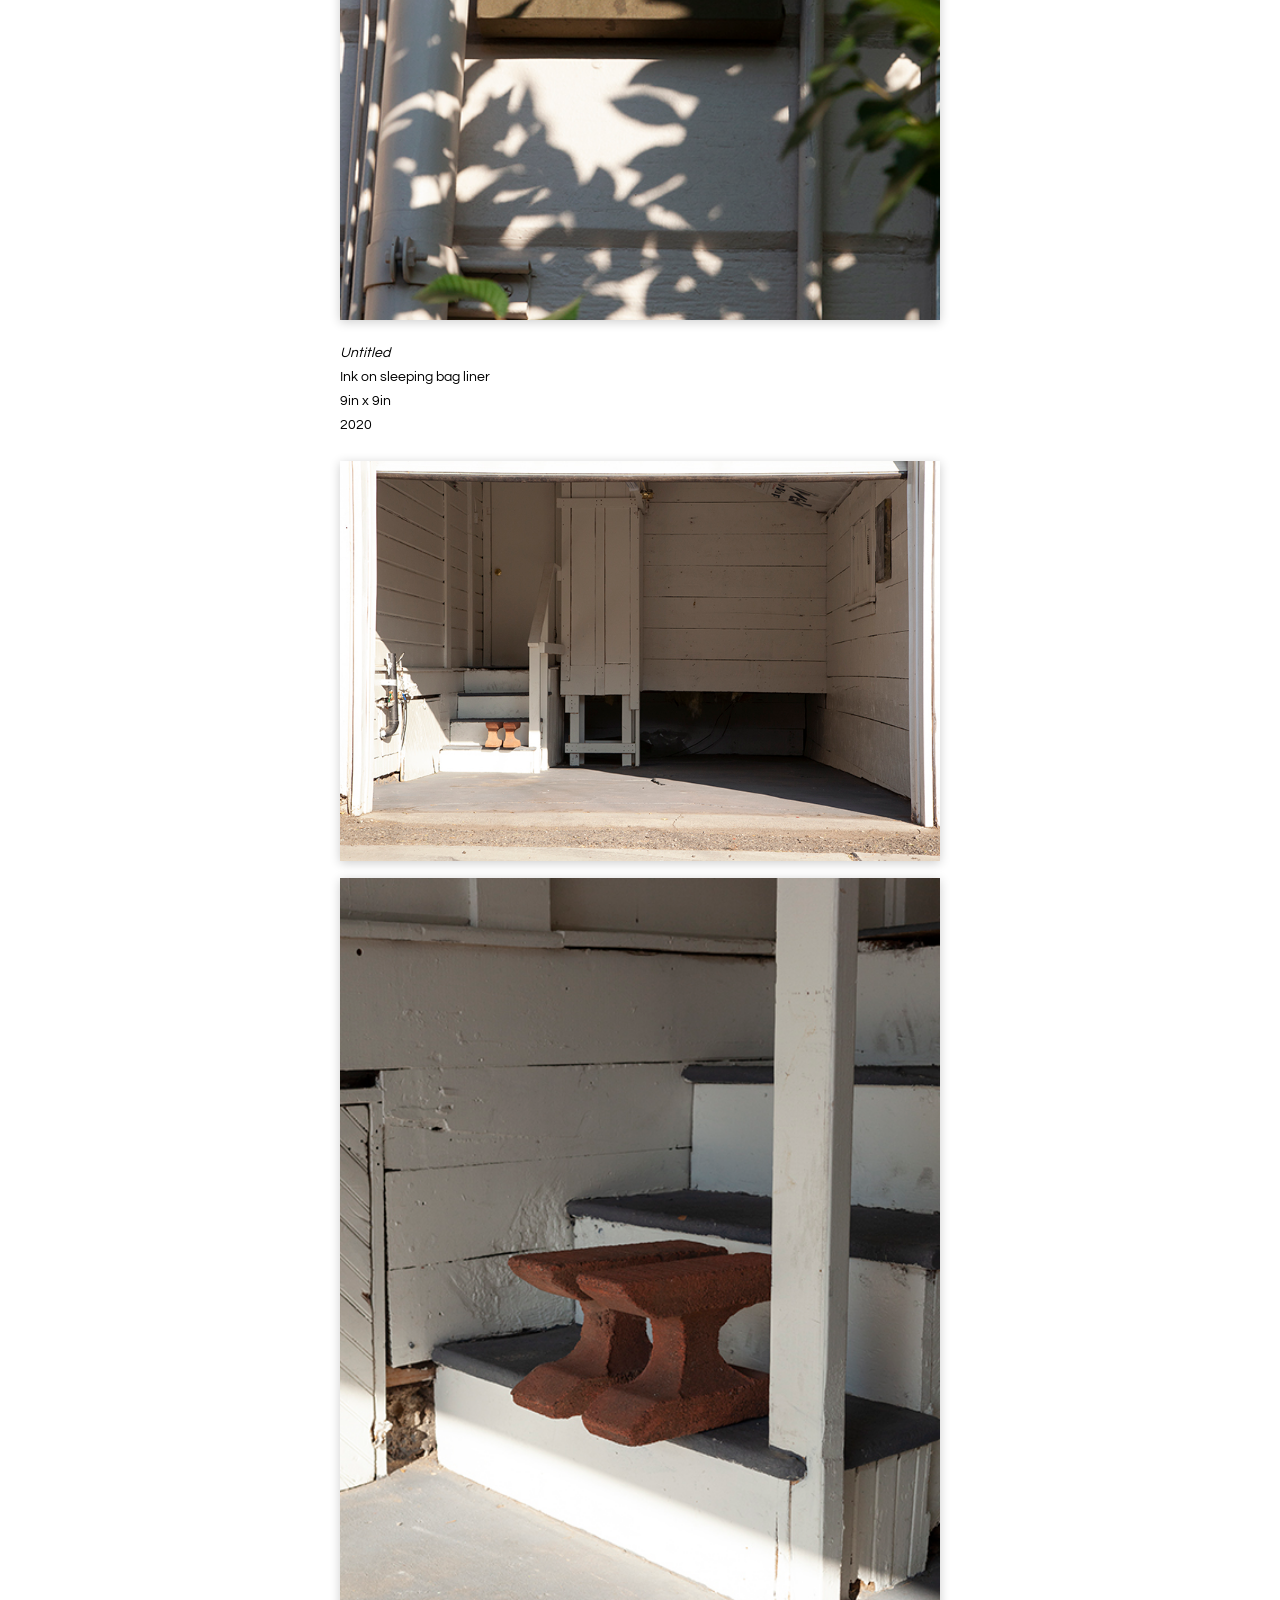
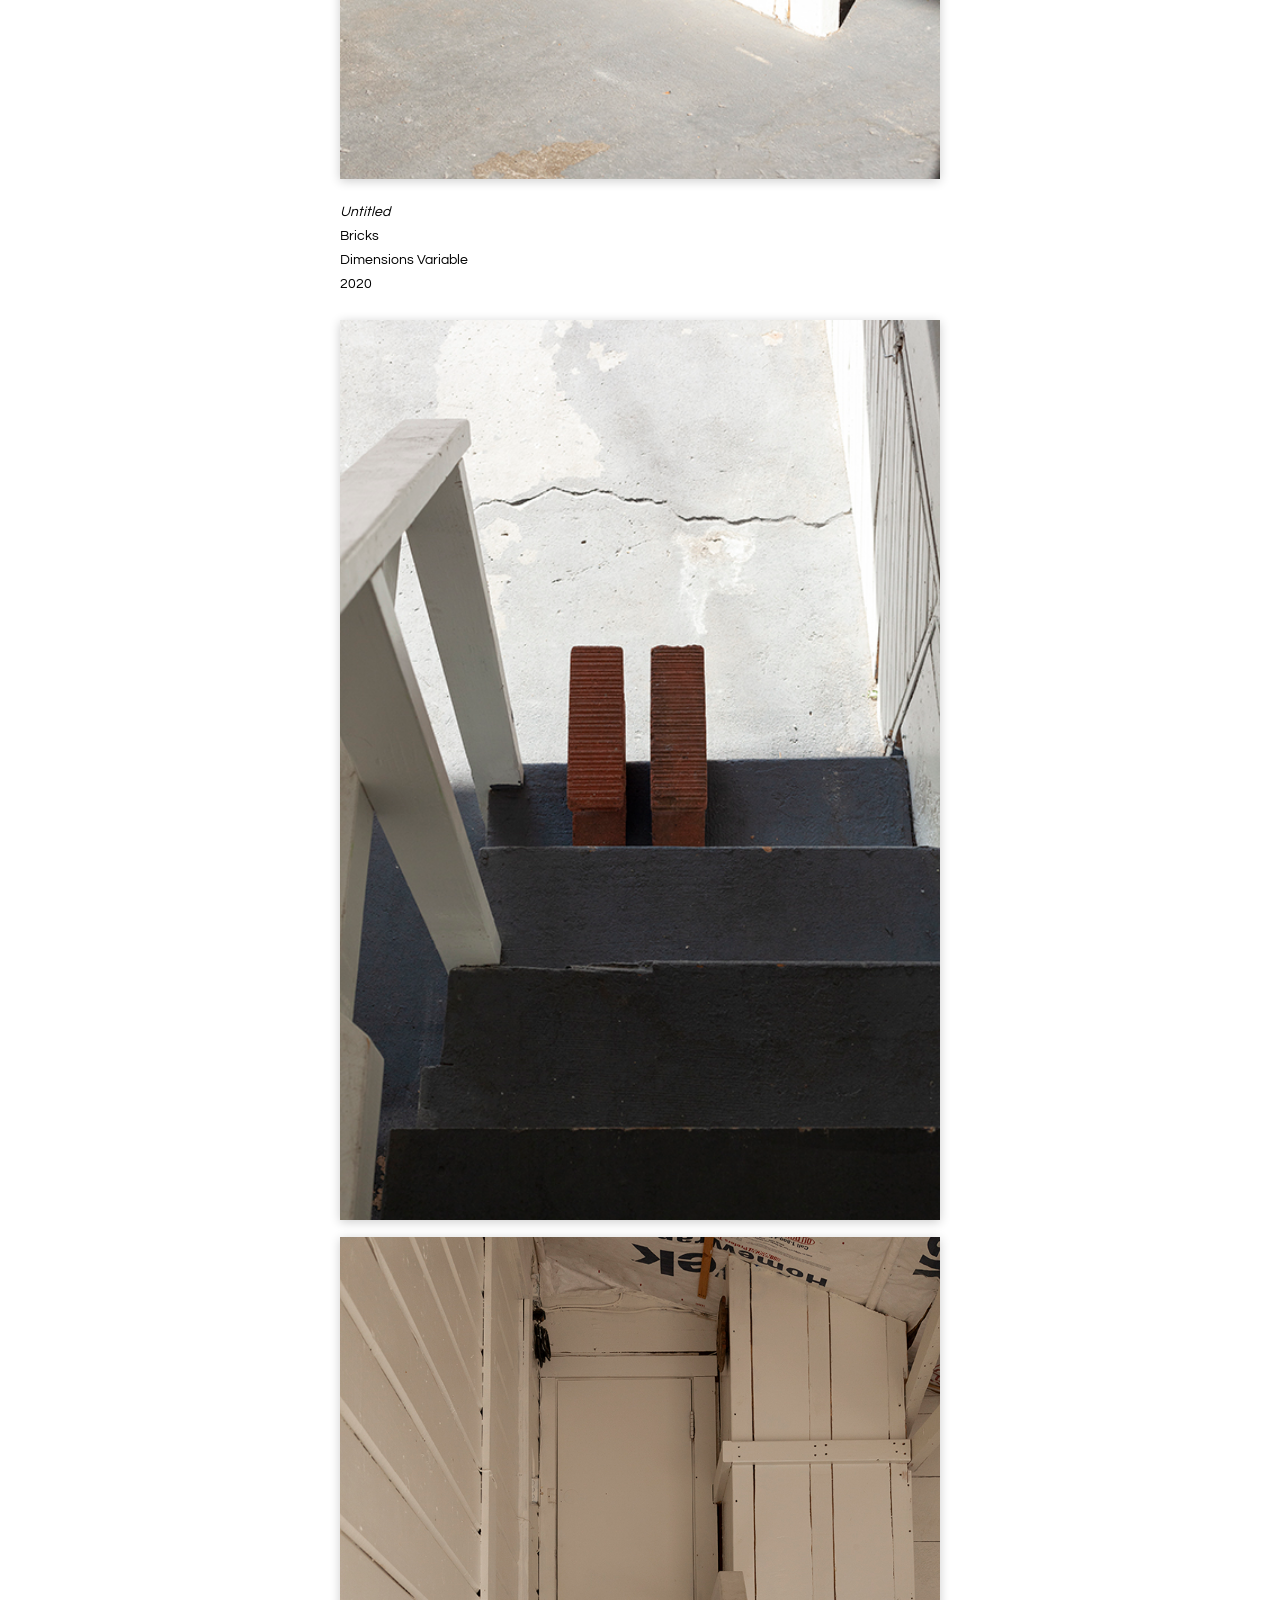
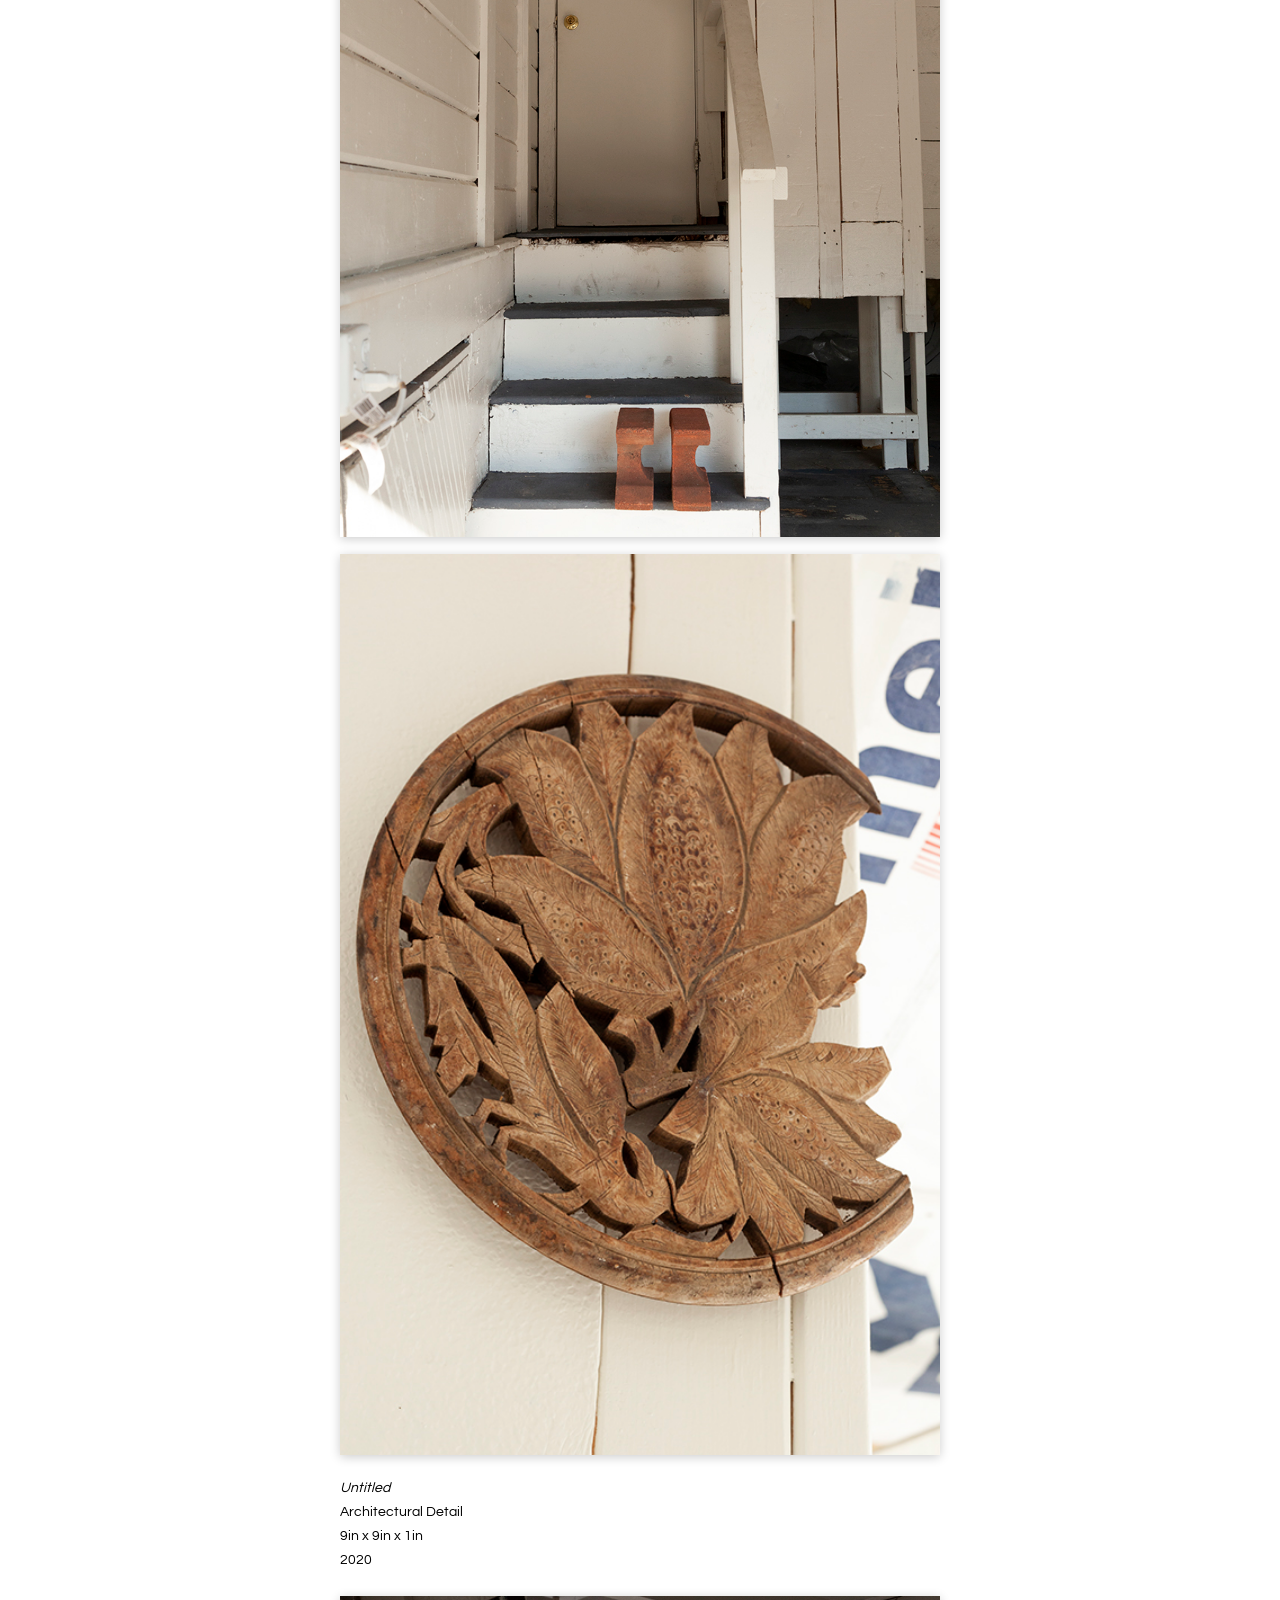
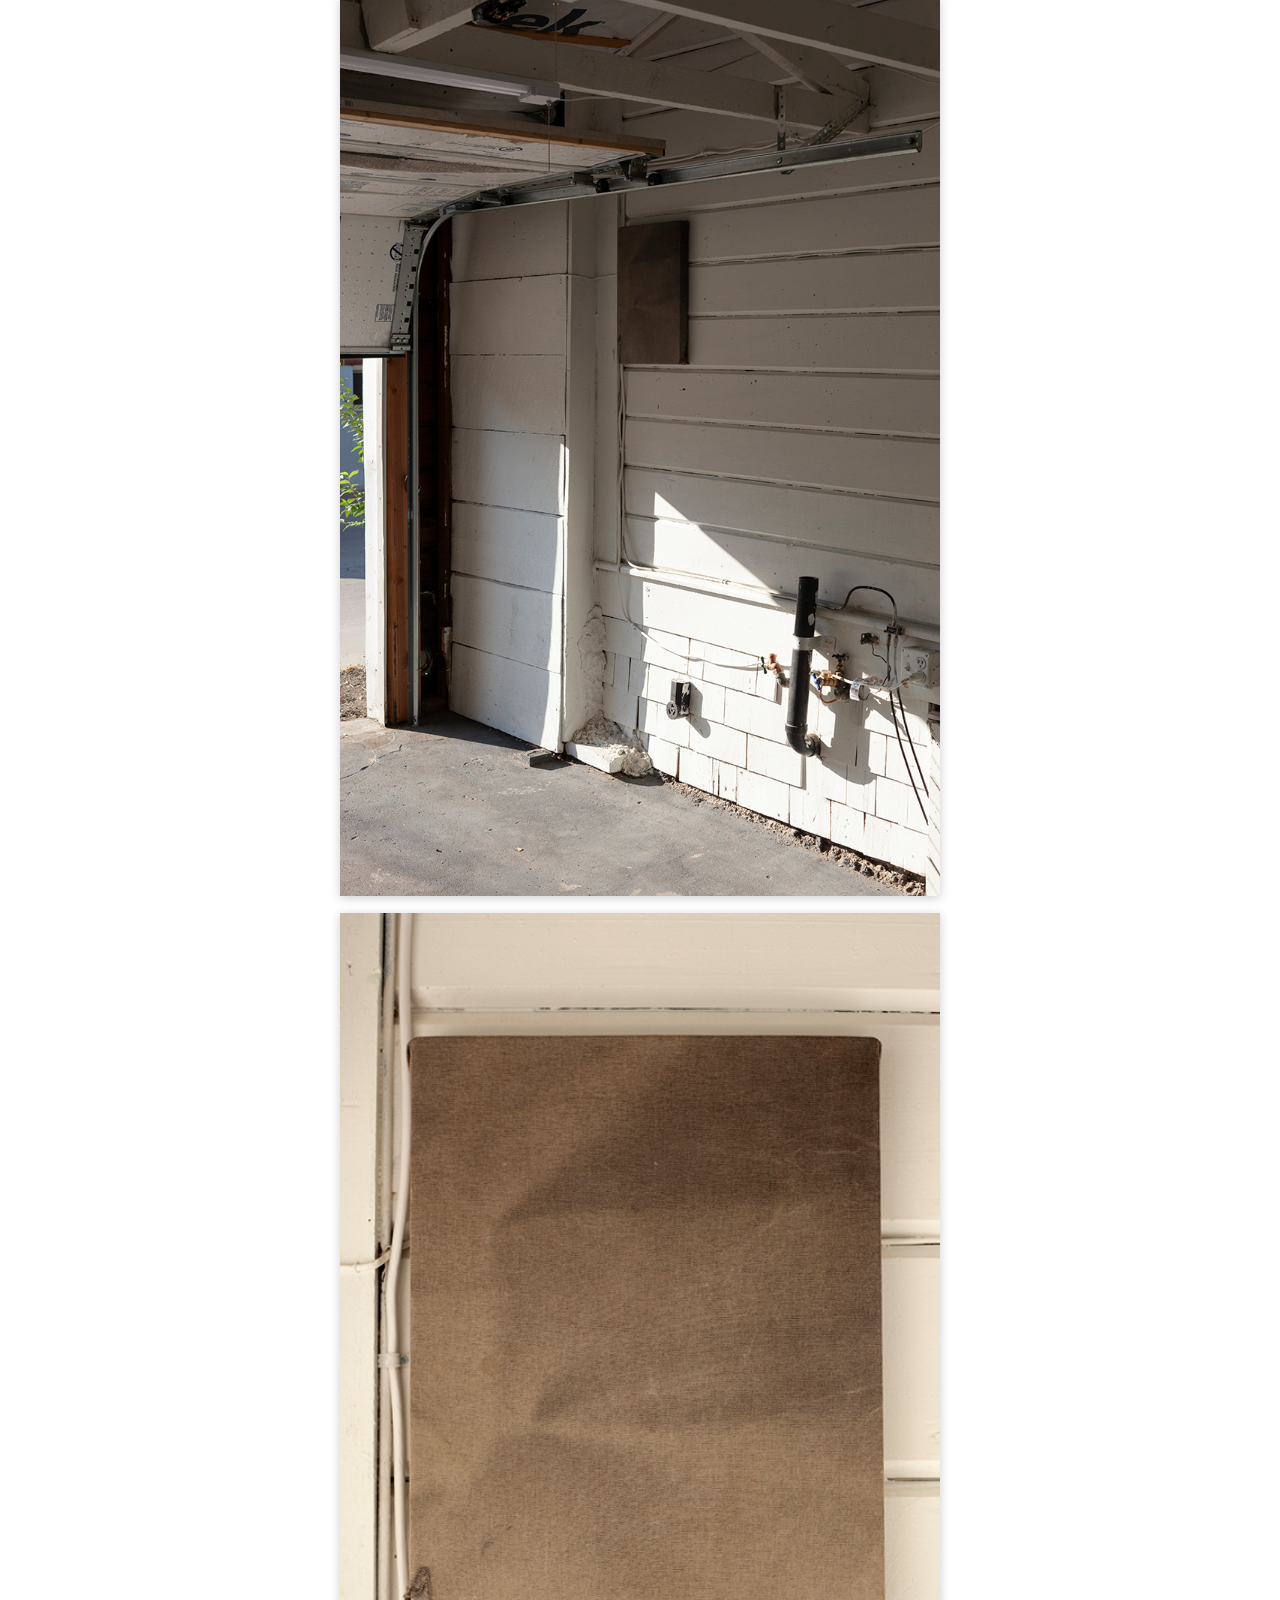
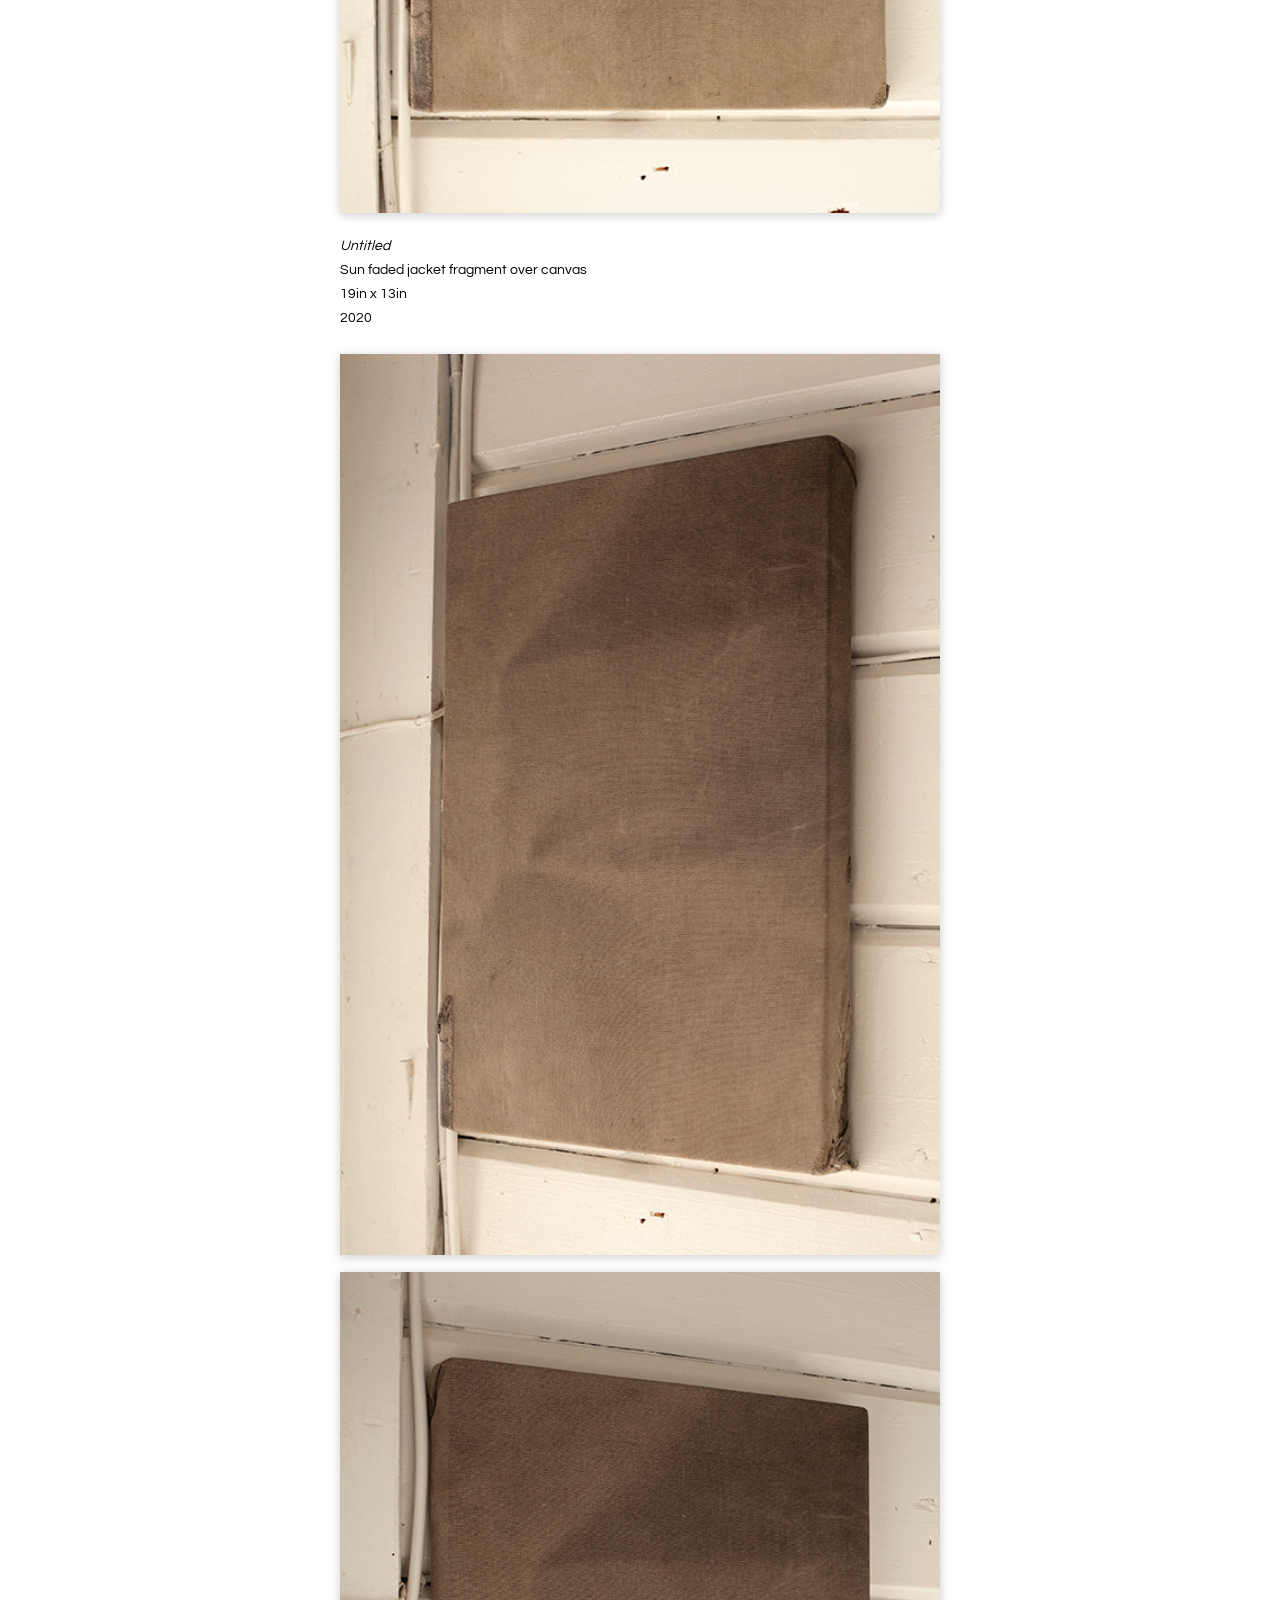
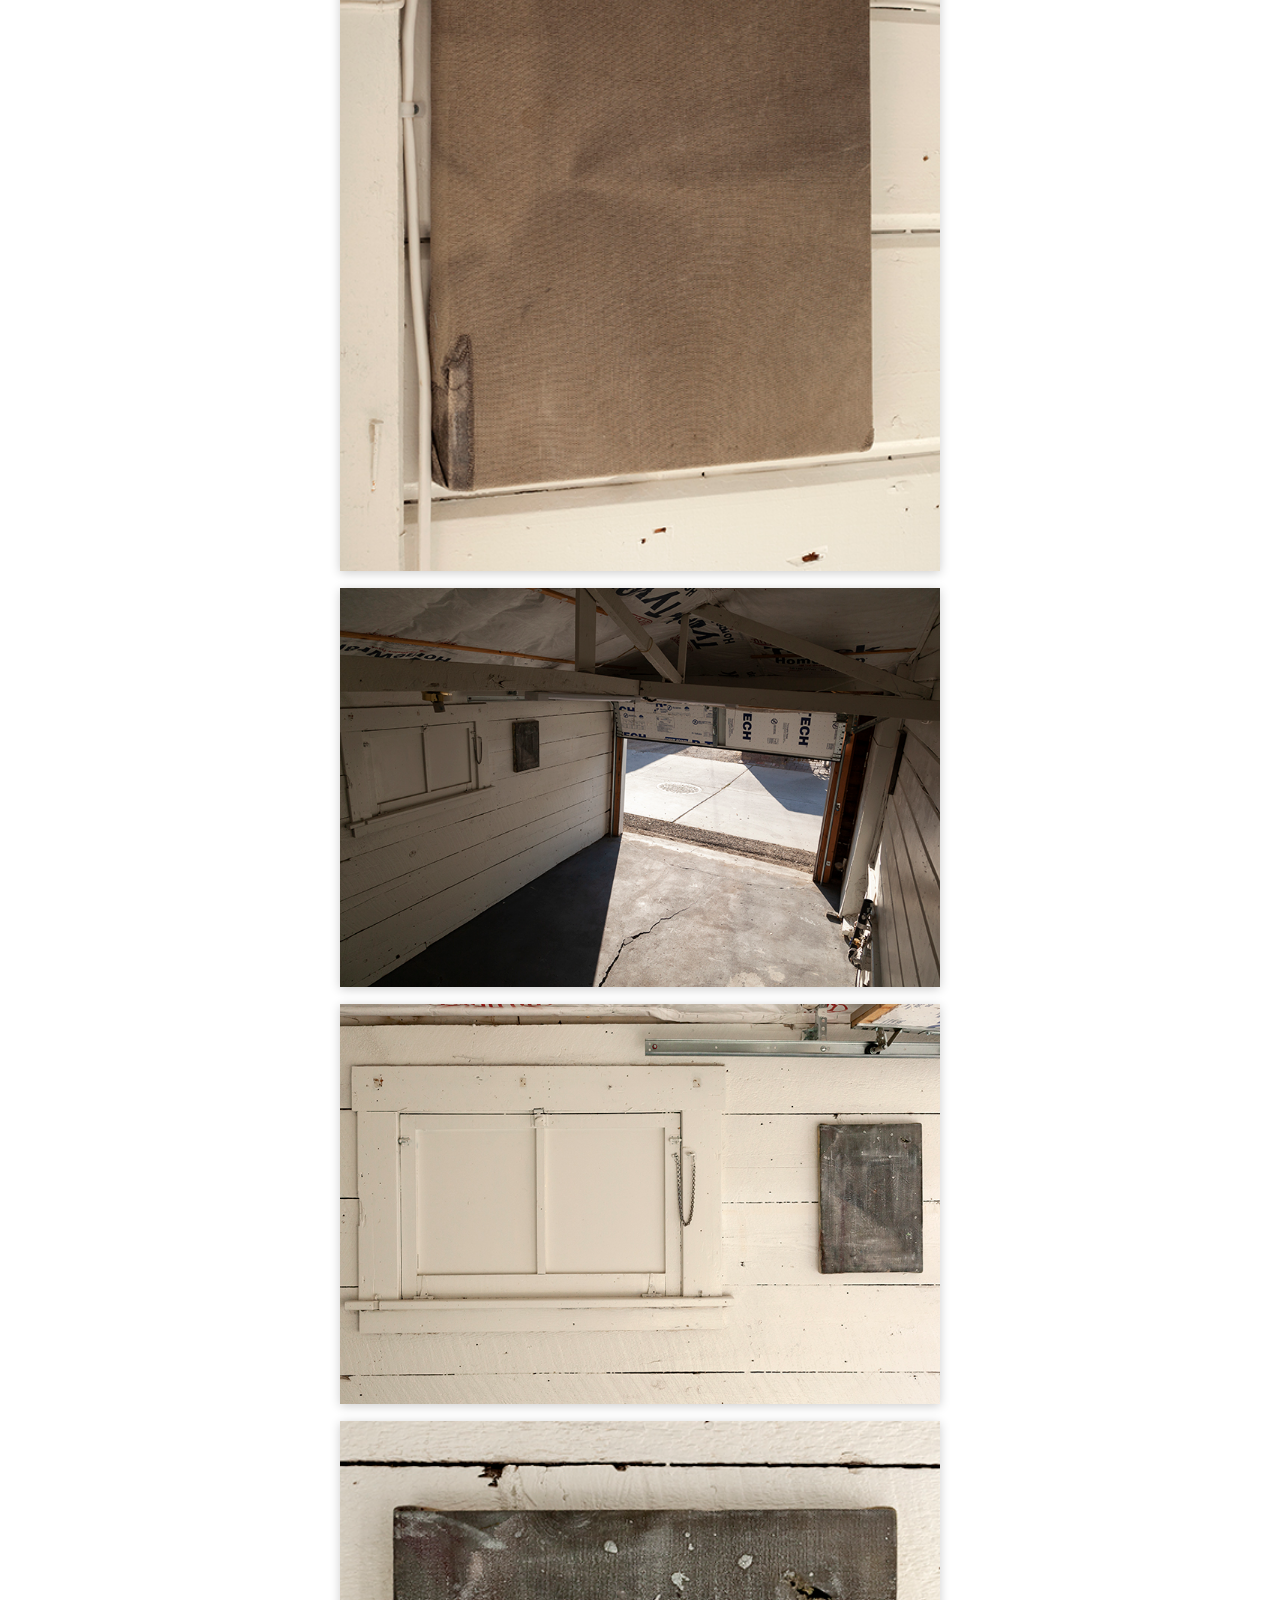
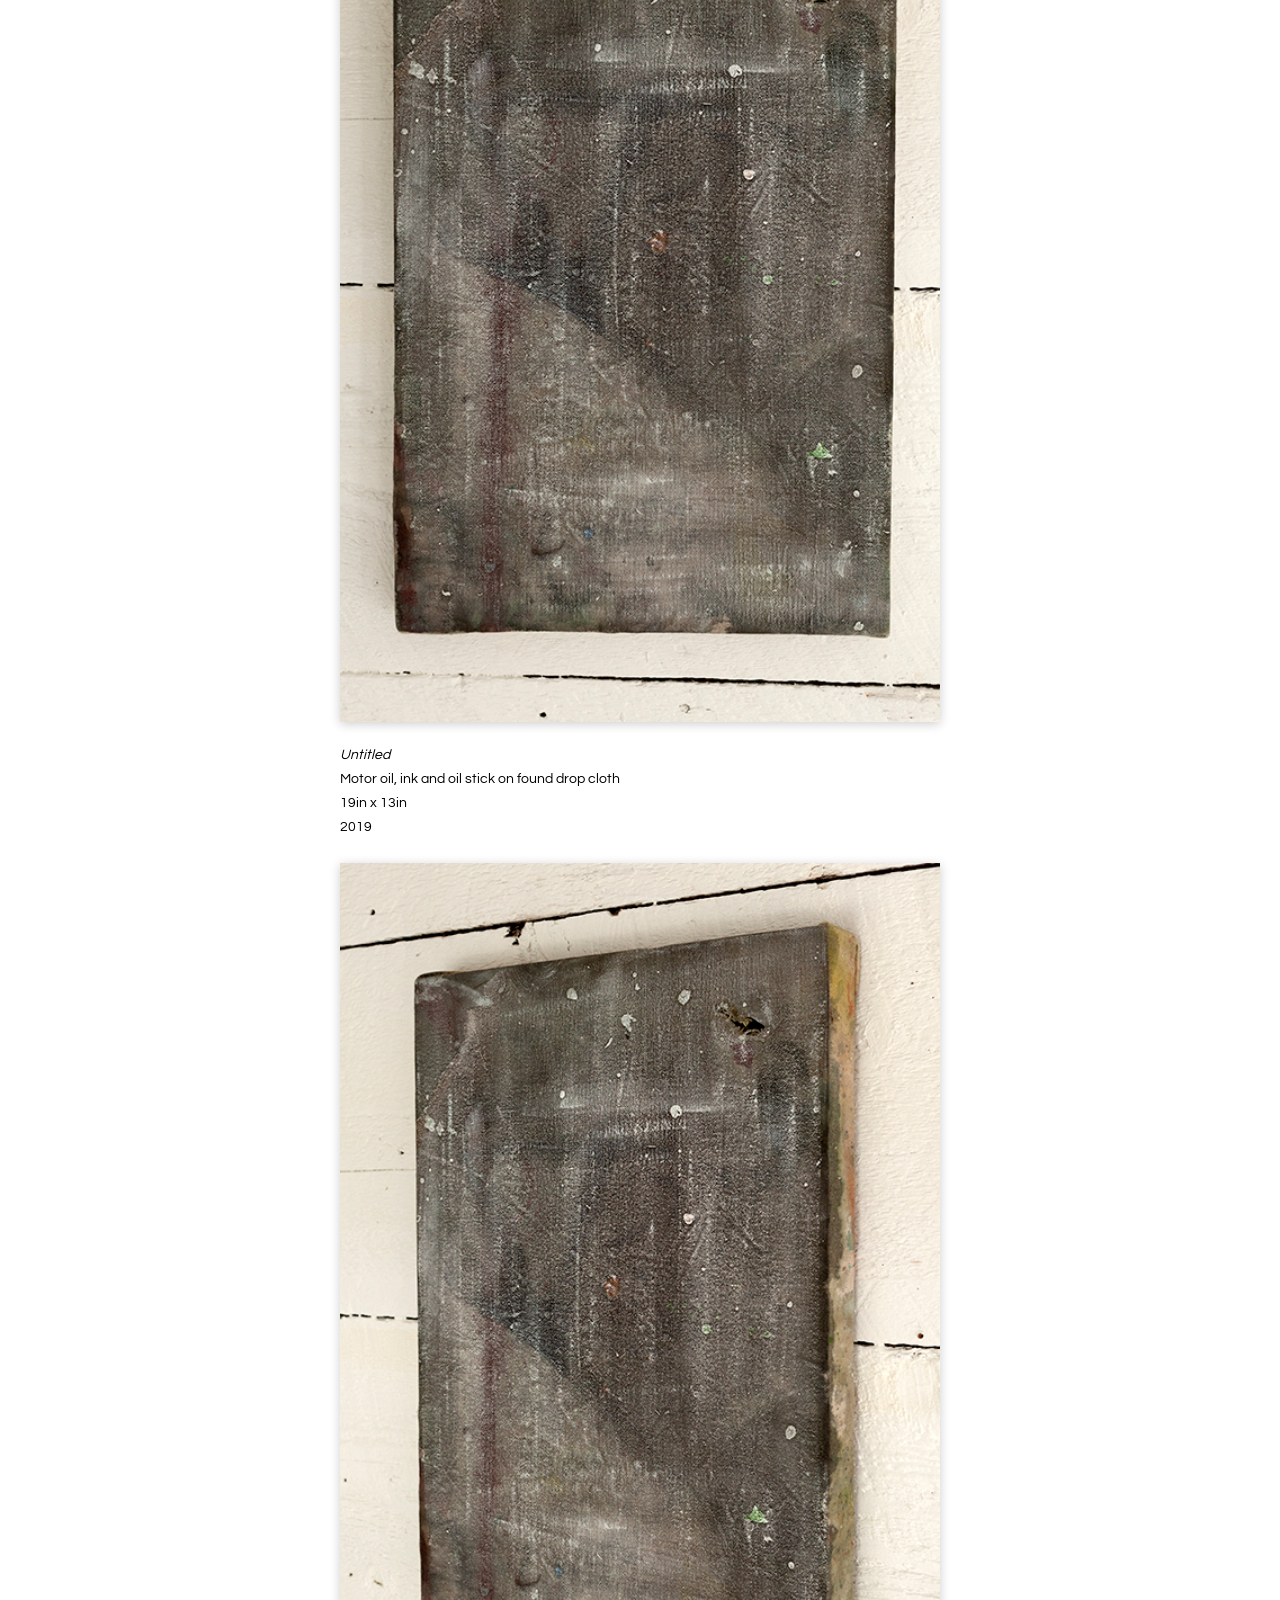
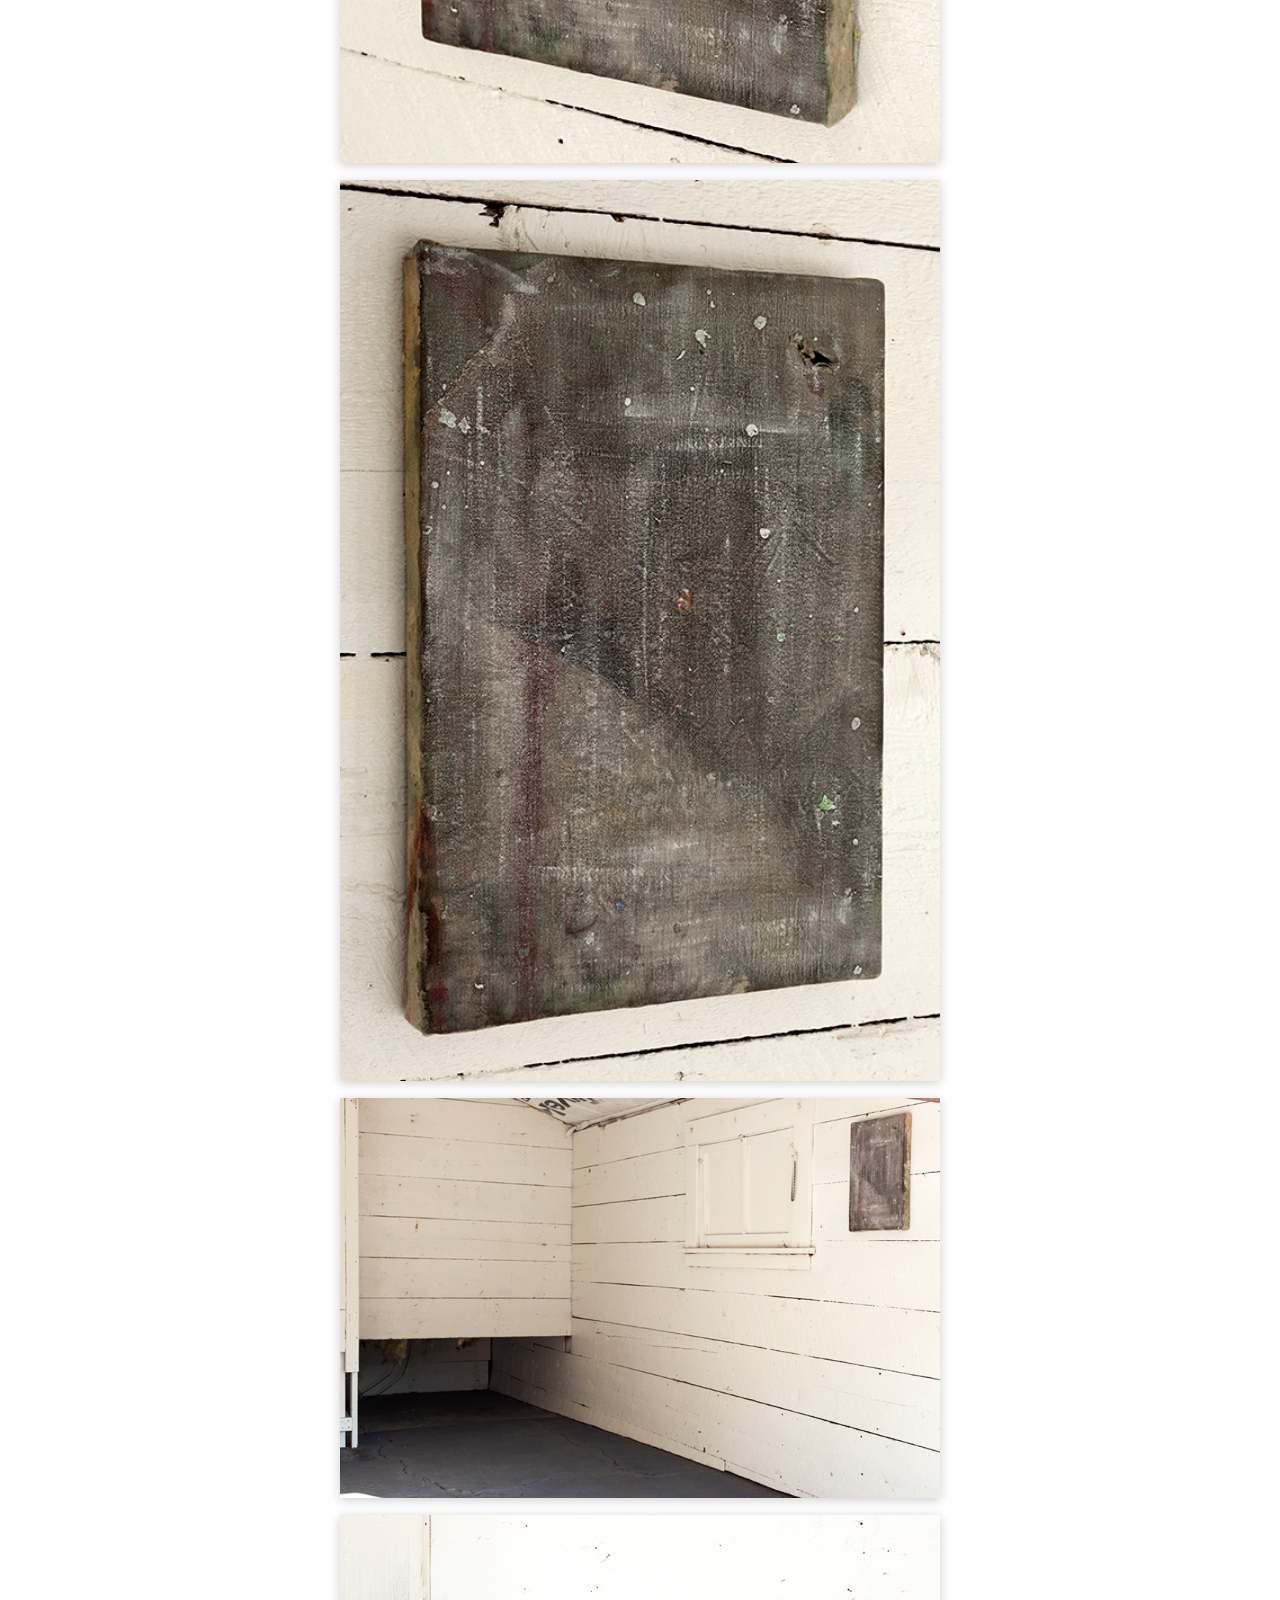
<file: noah-greene-the-house-is-shallow.html>
<!DOCTYPE html>
<html lang="en">

<head>
    <meta charset="UTF-8">
    <meta http-equiv="X-UA-Compatible" content="ie=edge">
    <meta name="viewport" content="width=device-width, initial-scale=1.0">
    <title>window mine</title>
    <link rel="shortcut icon" href="images/favicon.jpg">
<link rel="stylesheet" href="https://cdnjs.cloudflare.com/ajax/libs/font-awesome/4.7.0/css/font-awesome.min.css">
<link rel="stylesheet" href="shared.css">
</head>
<body>

<!-- Simulate a smartphone / tablet -->
<div class="main-header">

  <div id="mySidenav" class="sidenav">
    <a href="javascript:void(0)" class="closebtn" onclick="closeNav()">&times;</a>
    <strong><u><i><a href="#">Archive</a></i></u></strong>
    <a href="biggest-little-kisses">Biggest Little Kisses</a>
    <a href="vanishing-point">Vanishing Point</a>
    <a href="omar-pierce-bygones">Omar Pierce</a>
    <a href="john-knight-fools-paradise">John Knight</a>
    <a href="alberto-garcia-rodriguez-breathing-down-my-neck">Alberto Garcia Rodriguez</a>
    <a href="ally-messer-petals-from-daisies">Ally Messer</a>
    <a href="samantha-buchanan-pigment-figment">Samantha Buchanan</a>
    <a href="kellee-morgado-alter">Kellee Morgado</a>
    <a href="noah-greene-the-house-is-shallow">Noah Greene</a>
    <a href="ashley-westwood-ruination">Ashley Westwood</a>
    <a href="fiona-mcelhany-party">Fiona McElhany</a>
    <a href="ray-mueller-ties-that-bind">Ray Mueller</a>
    <strong><a href="about">About</a></strong>
    <i><a href="mailto:windowmine2020@gmail.com" target="_blank">windowmine2020@gmail.com</a></i>
    <i><a href="https://www.instagram.com/window.mine/" target="_blank">instagram.com/window.mine</a></i>
  </div>

  <!-- Top Navigation Menu -->
  <div class="topnav">
    <a href="https://windowmine.com/" class="active"><img src="images/Window-Mine-Logo.png"></a>
    <a href="javascript:void(0);" class="icon" onclick="openNav()">
      <i class="fa fa-bars"></i>
    </a>
  </div>
</div>

<div class="main">
  <h1>Noah Greene</h1>
  <p><i>The House is Shallow</i><br>October 5 – 30, 2020</p>
  <p><a href="https://noahgreene.com/" target="_blank">noahgreene.com</a></p>
  <img class="myImg" src="images/window mine - Noah Greene - The House is Shallow - Flyer.jpg">
  <i>
    <p>The house is shallow<br>
    we’ve seen the low sun from both directions never setting</p>
    
    <p>an unceasing present thins<br>
    and thins</p>
    
    <p>The house leached love from the river</p>
  </i>
 
  <hr>
  <p>
    <strong>Noah Greene</strong> (b. 1984) lives and works in rural Oregon. He received his MFA 
    from the University of California Davis in 2018. Noah’s practice includes painting, sculpture and other 
    peripheral media; arrangements in muted conversation with the spaces they inhabit.
  </p>
  <img class="myImg" src="images/window mine - Noah Greene - The House is Shallow 01.jpg">
  <img class="myImg" src="images/window mine - Noah Greene - The House is Shallow 02.jpg">
  <img class="myImg" src="images/window mine - Noah Greene - The House is Shallow 03.jpg">
  <p><i>Untitled</i><br>
    Ink on sleeping bag liner<br>
    9in x 9in<br>
    2020
  </p>

  <img class="myImg" src="images/window mine - Noah Greene - The House is Shallow 04.jpg">
  <img class="myImg" src="images/window mine - Noah Greene - The House is Shallow 05.jpg">
  <p><i>Untitled</i><br>
    Bricks<br>
    Dimensions Variable<br>
    2020
  </p>

  <img class="myImg" src="images/window mine - Noah Greene - The House is Shallow 06.jpg">
  <img class="myImg" src="images/window mine - Noah Greene - The House is Shallow 07.jpg">
  <img class="myImg" src="images/window mine - Noah Greene - The House is Shallow 08.jpg">
  <p><i>Untitled</i><br>
    Architectural Detail<br>
    9in x 9in x 1in<br>
    2020
  </p>

  <img class="myImg" src="images/window mine - Noah Greene - The House is Shallow 09.jpg">
  <img class="myImg" src="images/window mine - Noah Greene - The House is Shallow 10.jpg">
  <p><i>Untitled</i><br>
    Sun faded jacket fragment over canvas<br>
    19in x 13in<br>
    2020
  </p>

  <img class="myImg" src="images/window mine - Noah Greene - The House is Shallow 11.jpg">
  <img class="myImg" src="images/window mine - Noah Greene - The House is Shallow 12.jpg">
  <img class="myImg" src="images/window mine - Noah Greene - The House is Shallow 13.jpg">
  <img class="myImg" src="images/window mine - Noah Greene - The House is Shallow 14.jpg">
  <img class="myImg" src="images/window mine - Noah Greene - The House is Shallow 15.jpg">
  <p><i>Untitled</i><br>
    Motor oil, ink and oil stick on found drop cloth<br>
    19in x 13in<br>
    2019
  </p>

  <img class="myImg" src="images/window mine - Noah Greene - The House is Shallow 16.jpg">
  <img class="myImg" src="images/window mine - Noah Greene - The House is Shallow 17.jpg">
  <img class="myImg" src="images/window mine - Noah Greene - The House is Shallow 18.jpg">
  <img class="myImg" src="images/window mine - Noah Greene - The House is Shallow 19.jpg">
  <p><i>Untitled</i><br>
    Plastic sheet and window screen, existent cables and detritus<br>
    Dimensions Variable<br>
    2019
  </p>
</div>

<!-- The Modal -->
<div id="myModal" class="modal">
  <span class="close">&times;</span>
  <img class="modal-content" id="img01">
  <!-- <div id="caption"></div> -->
</div>

<script src="shared.js"></script>

</body>
</html>
</file>
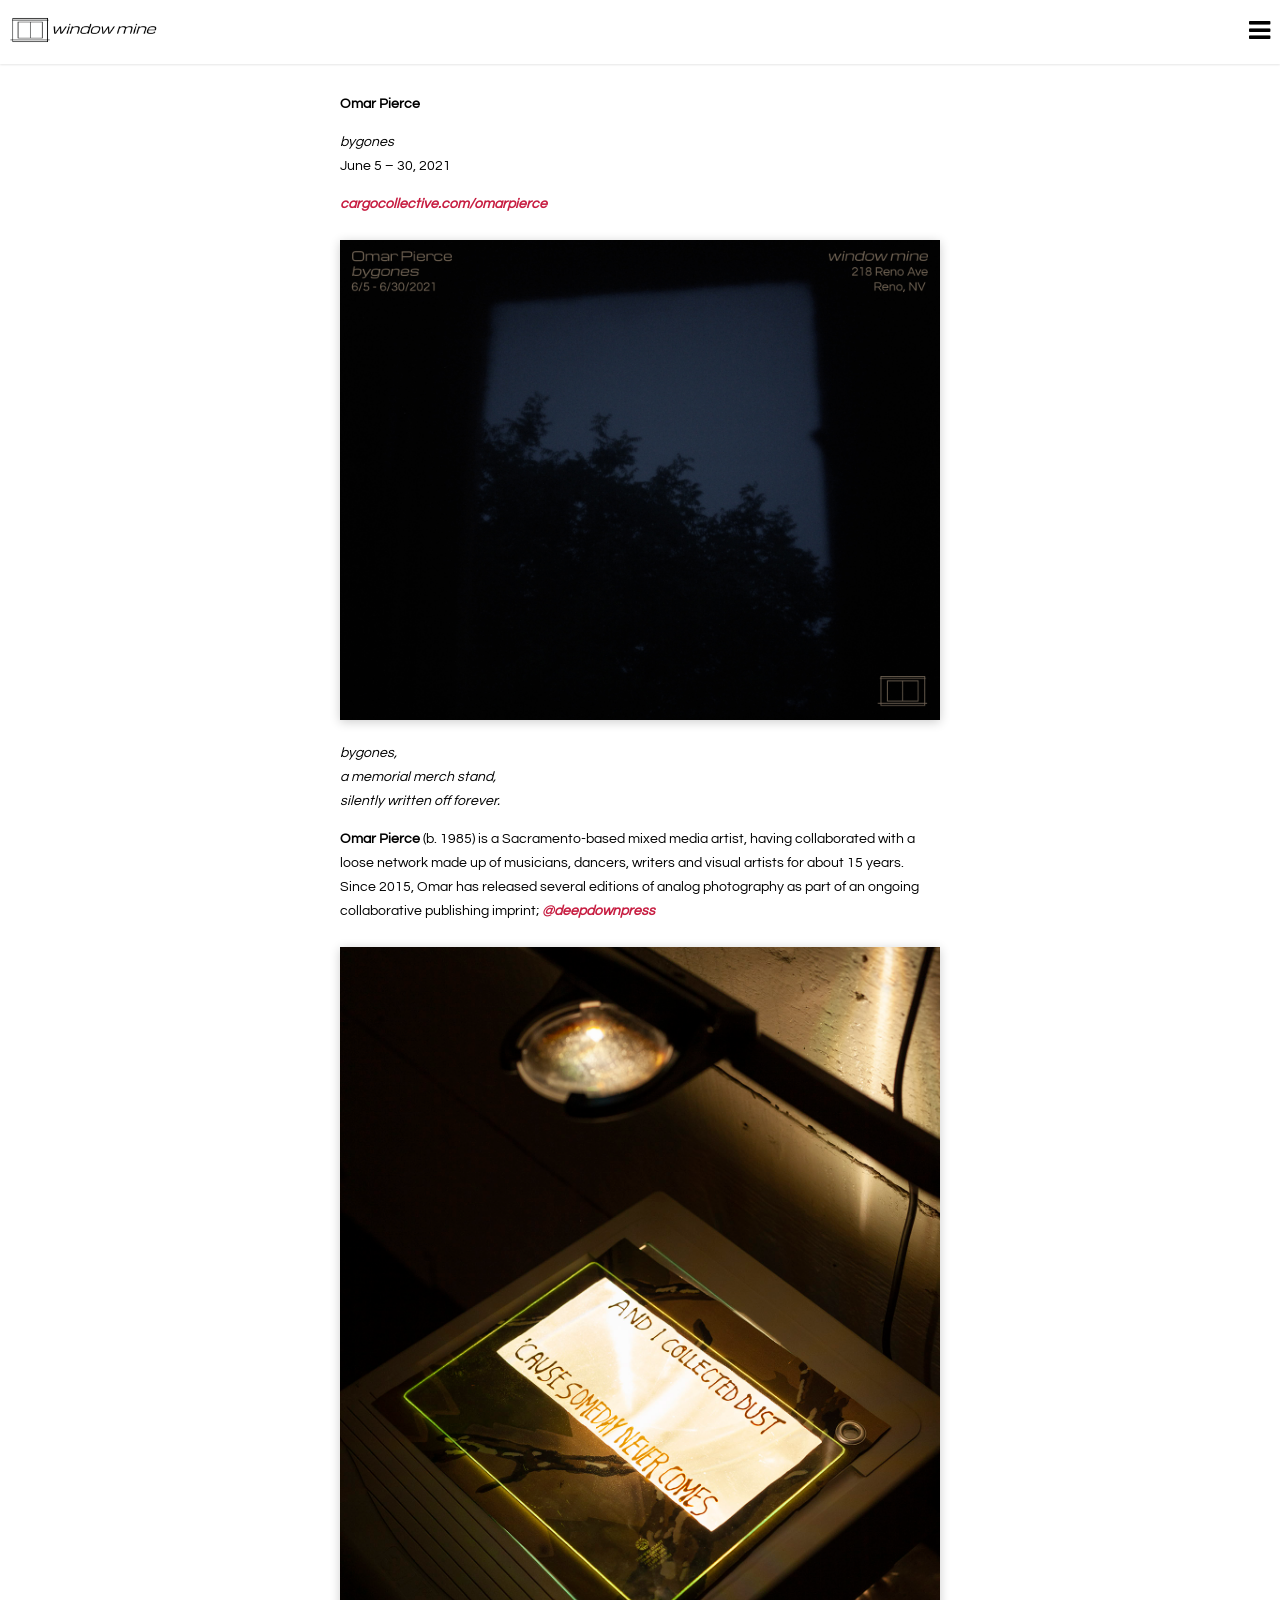
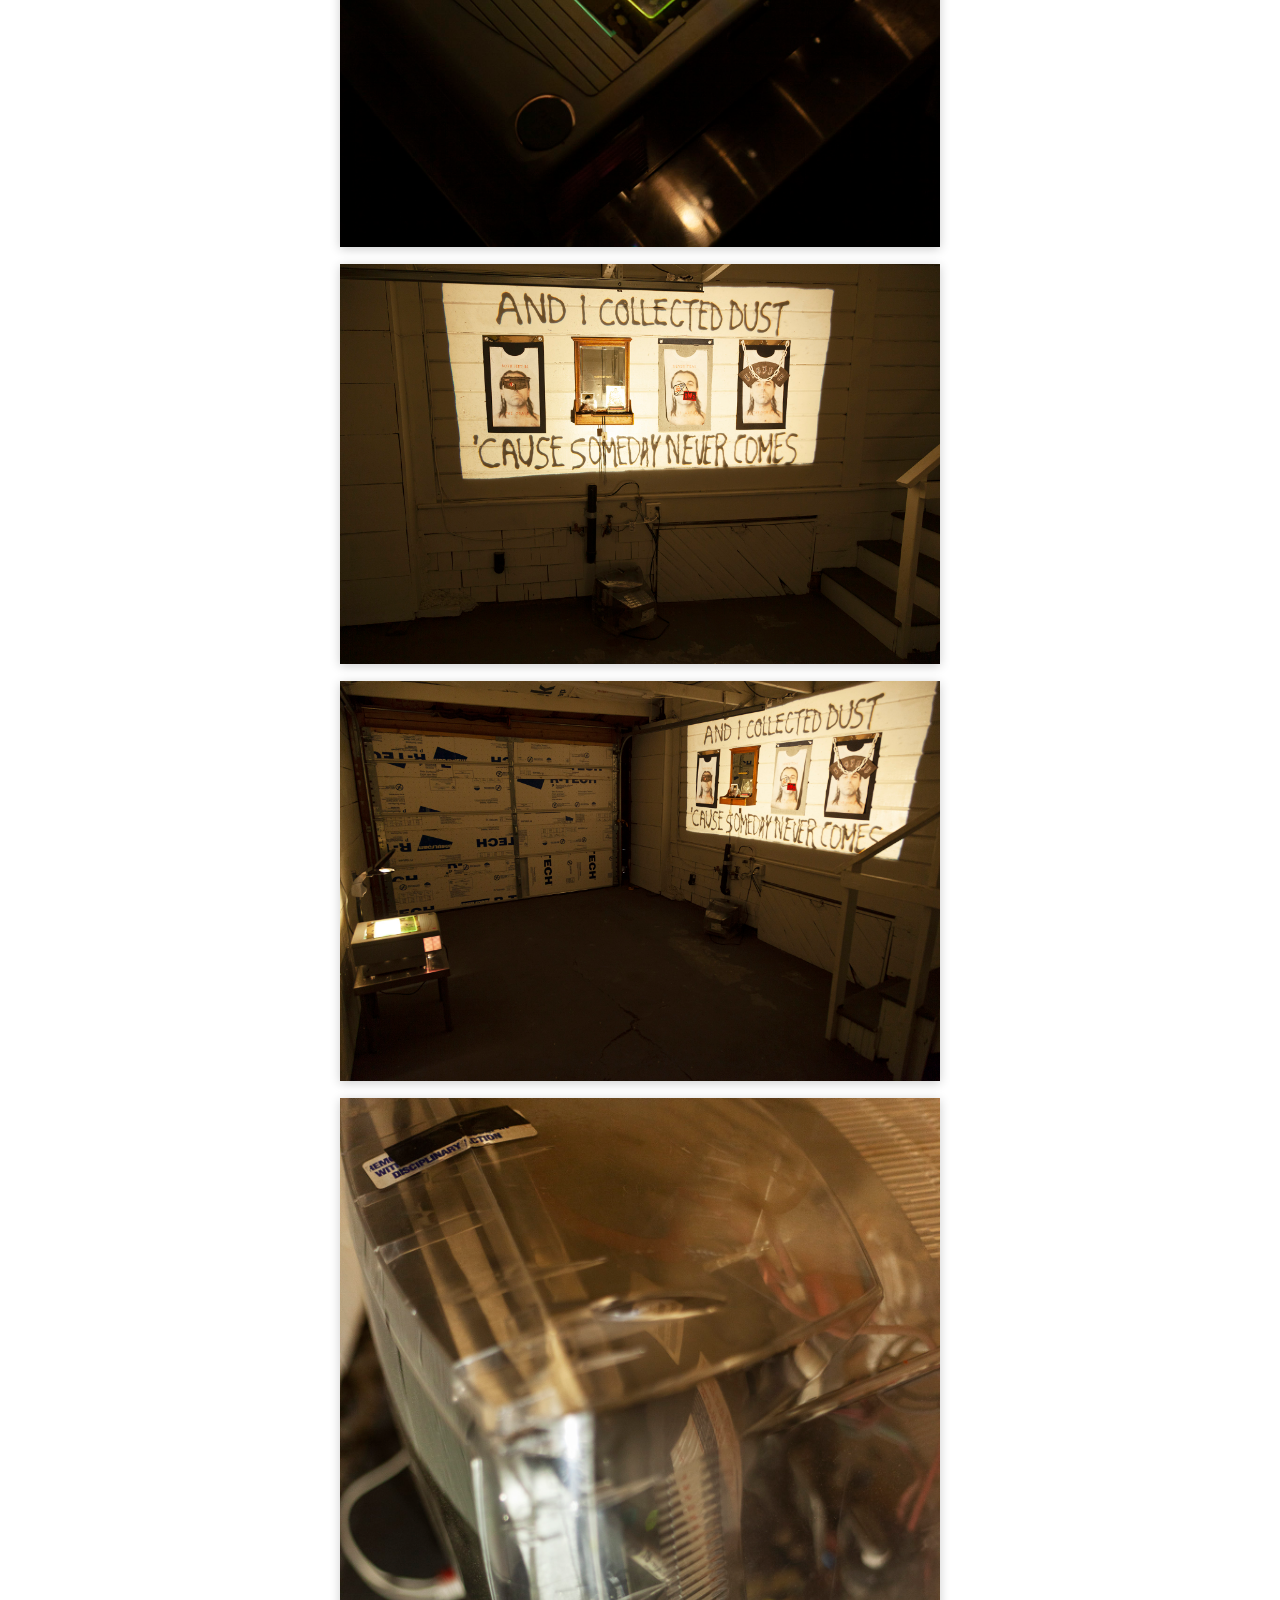
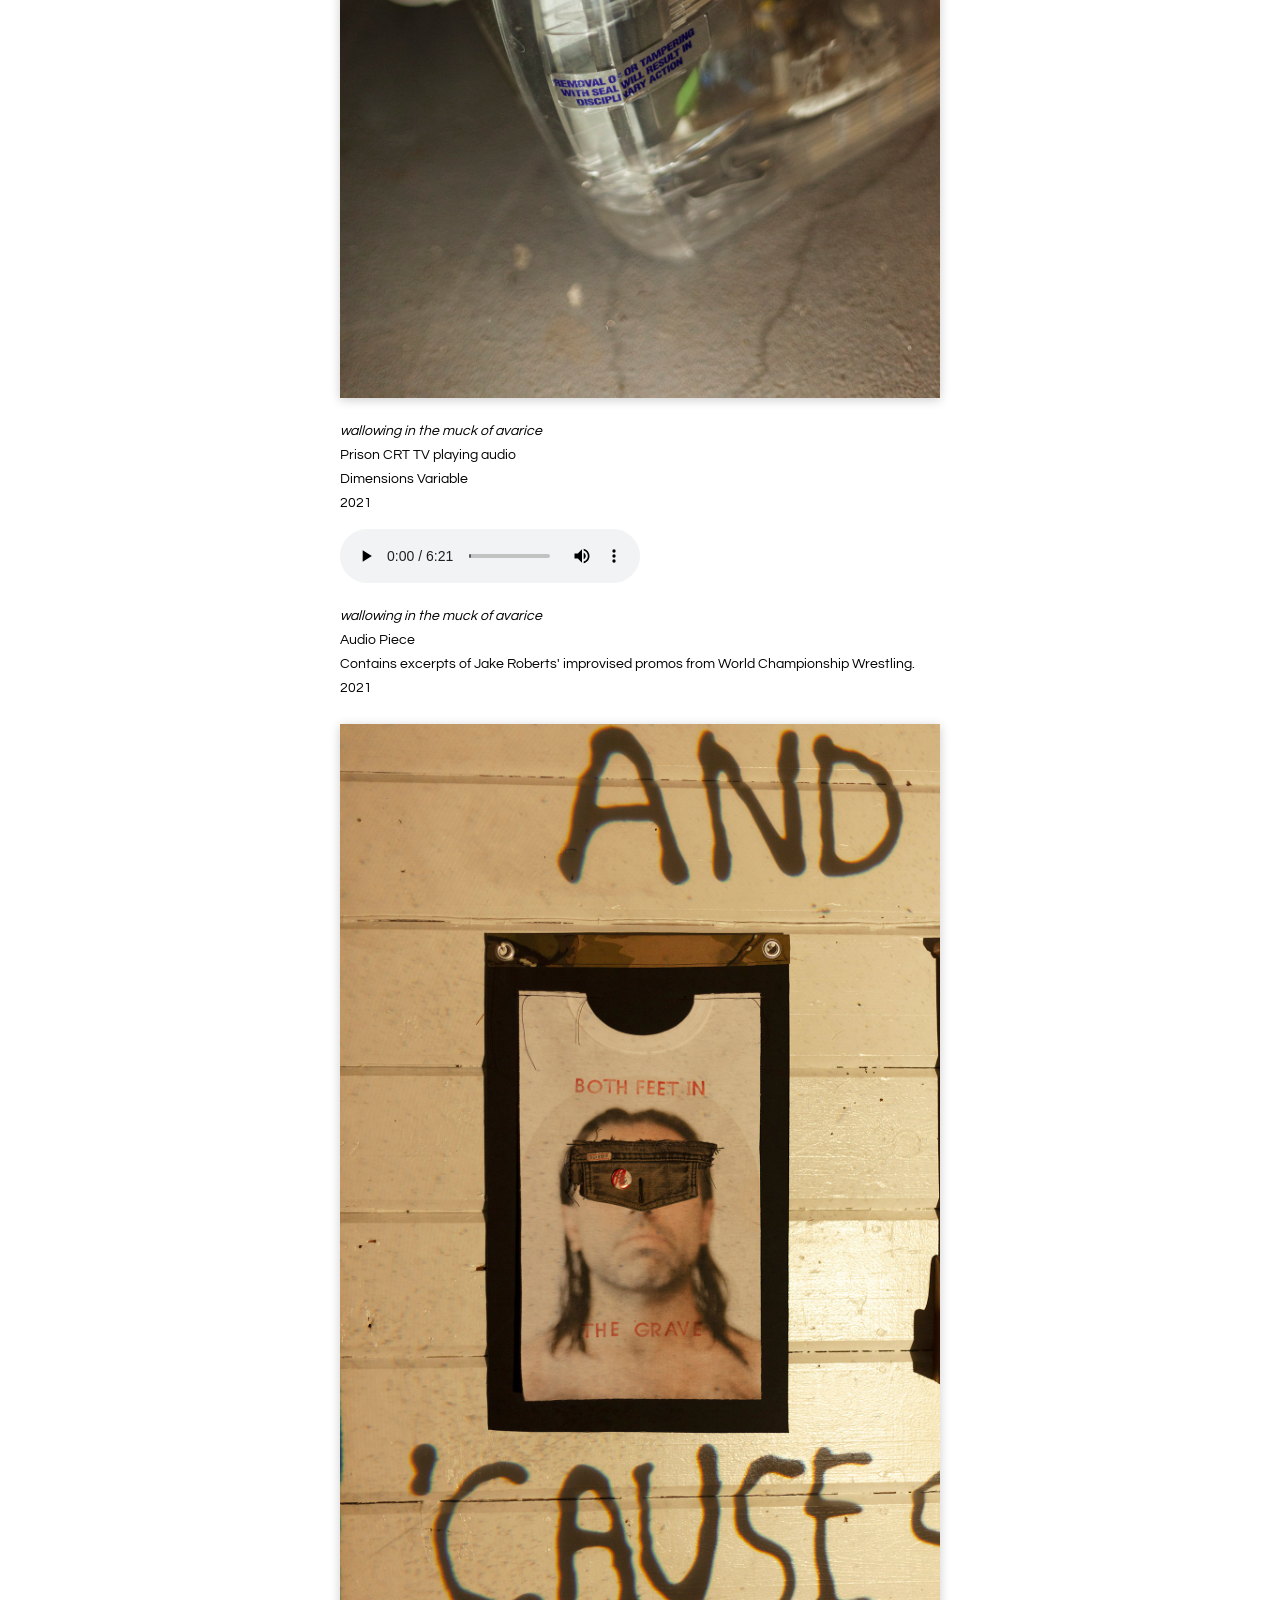
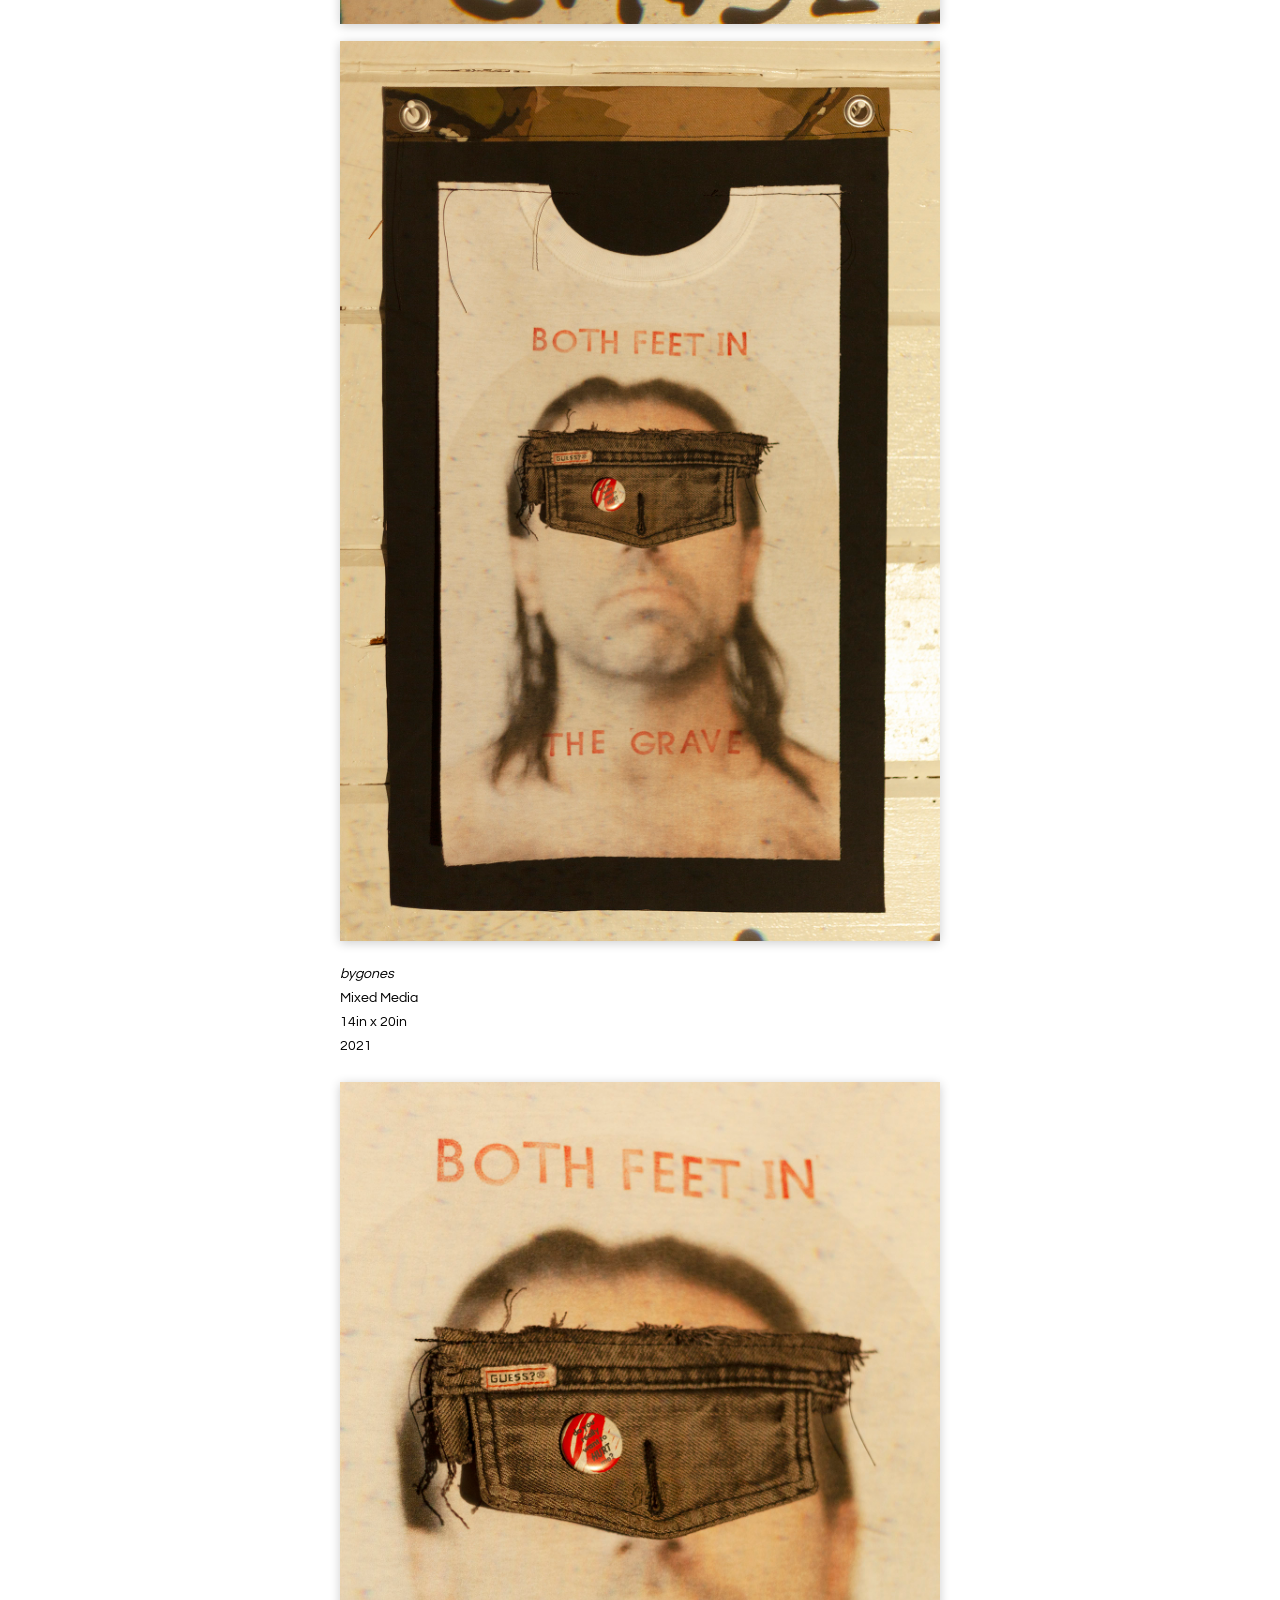
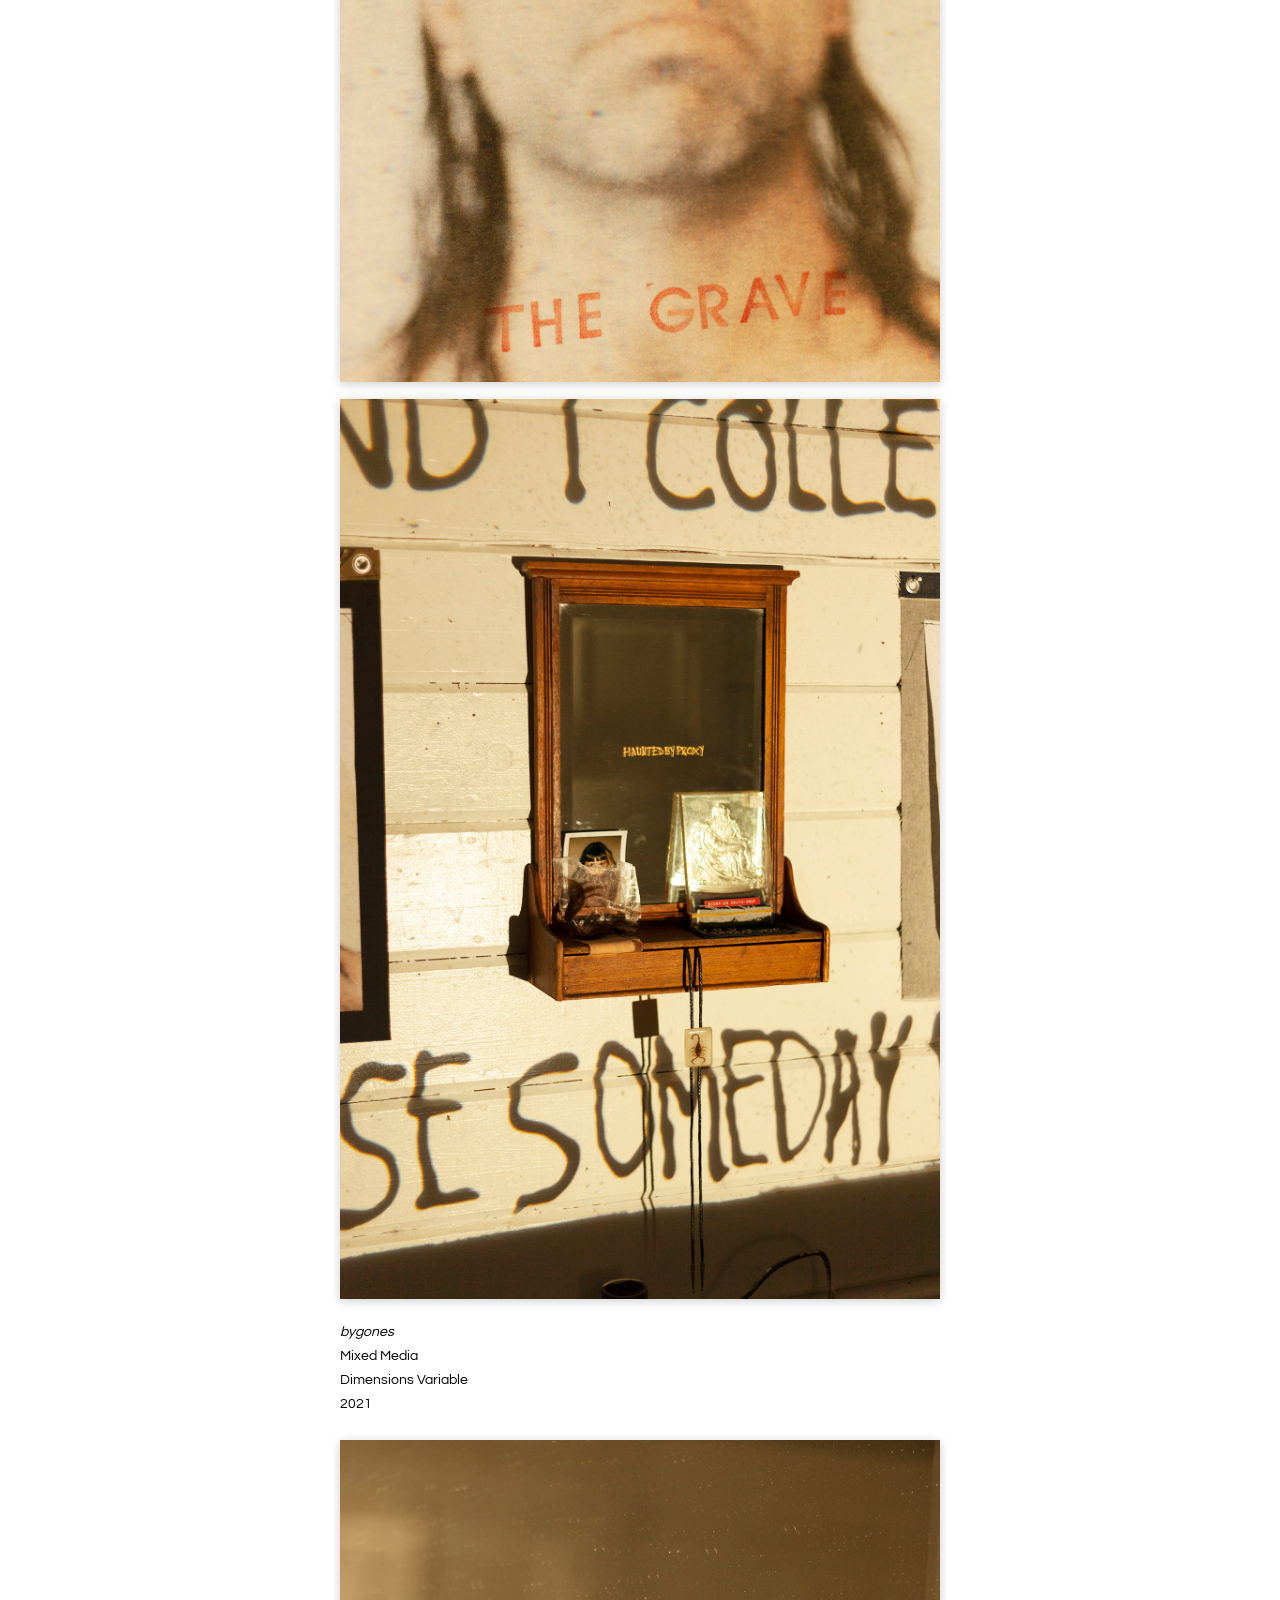
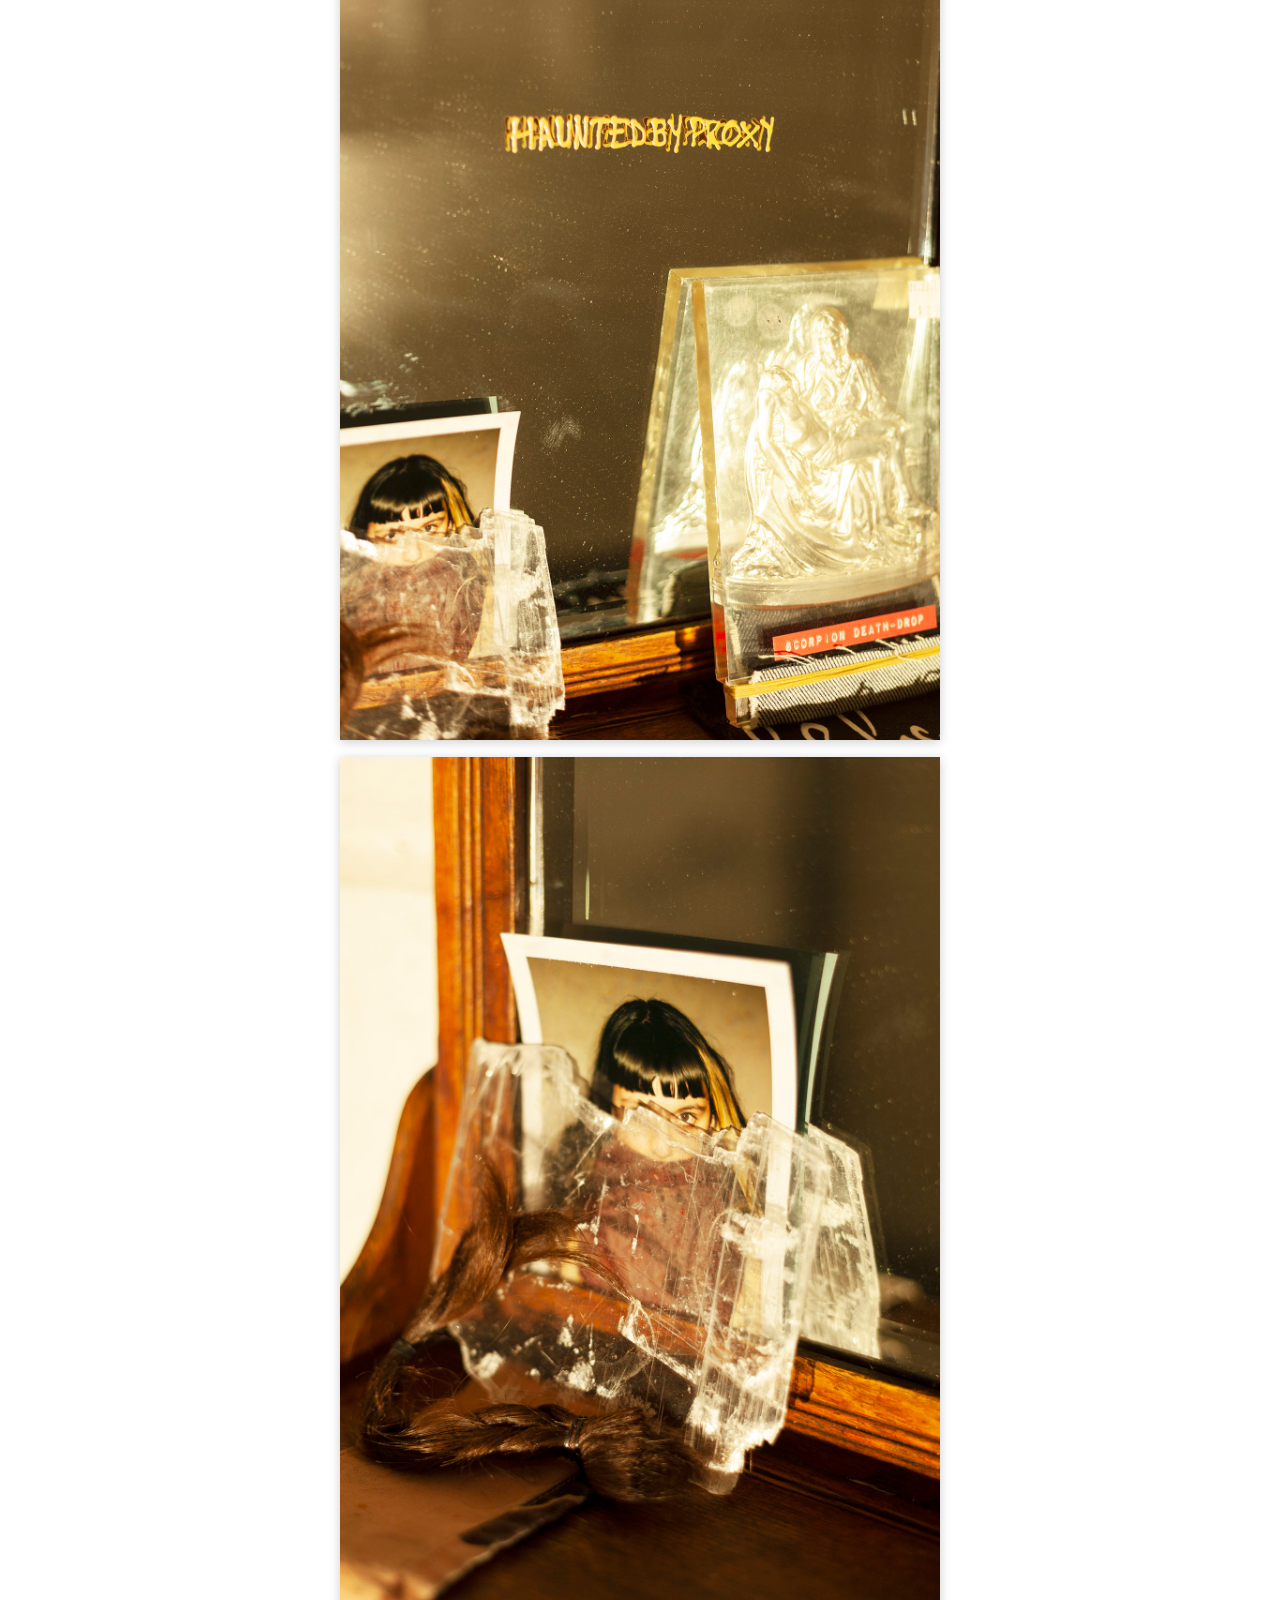
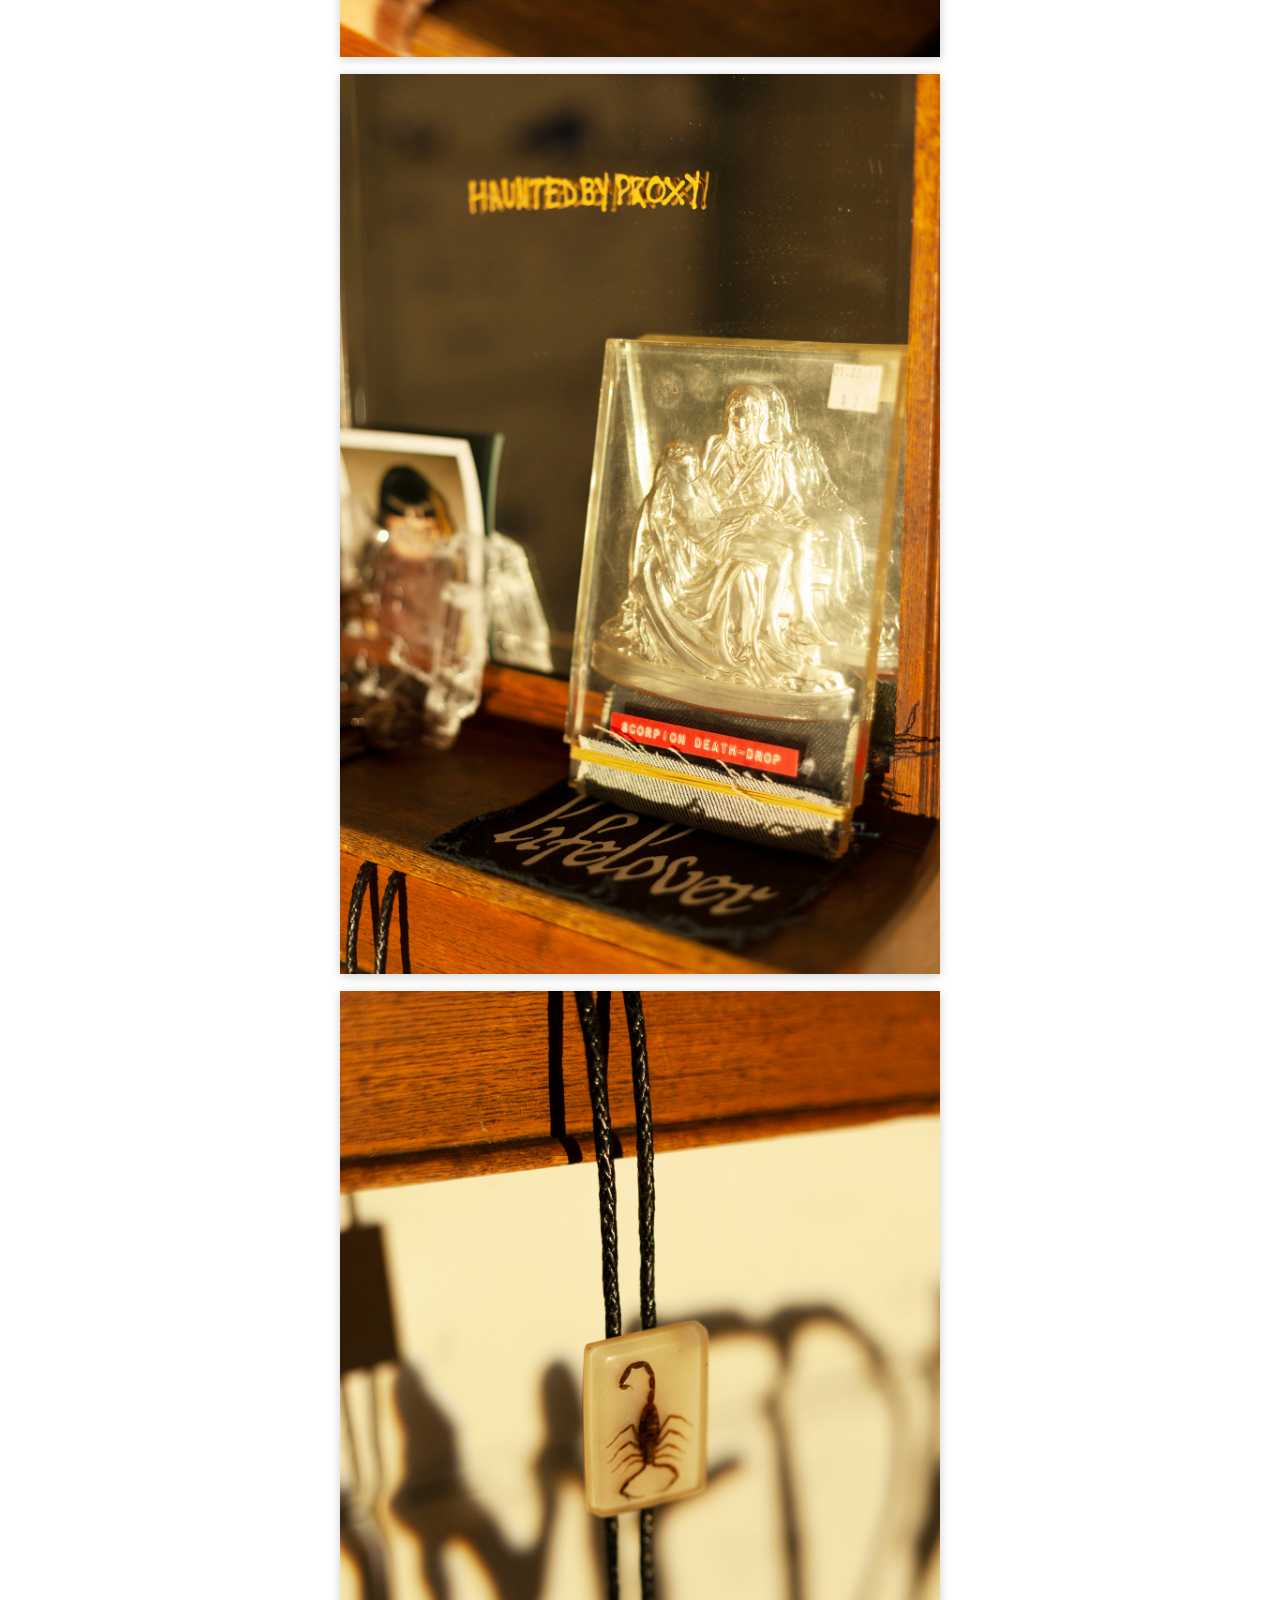
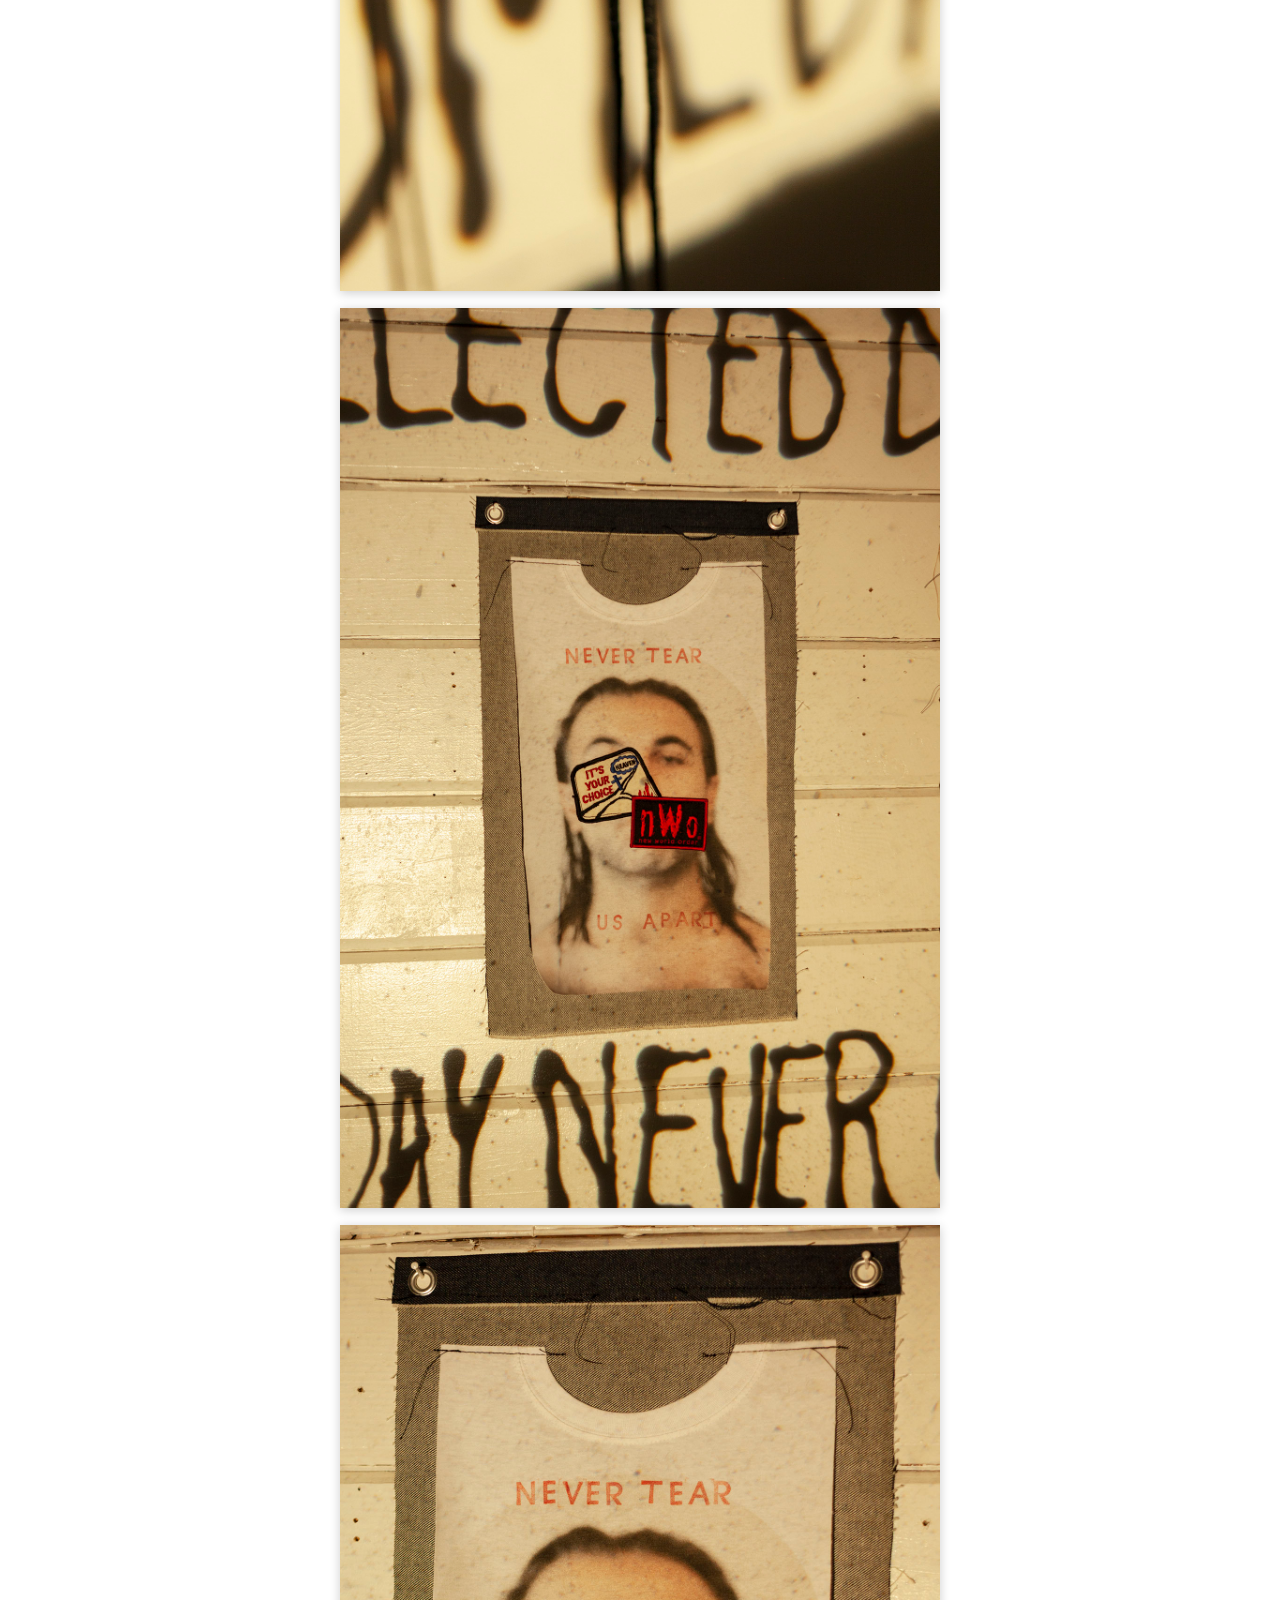
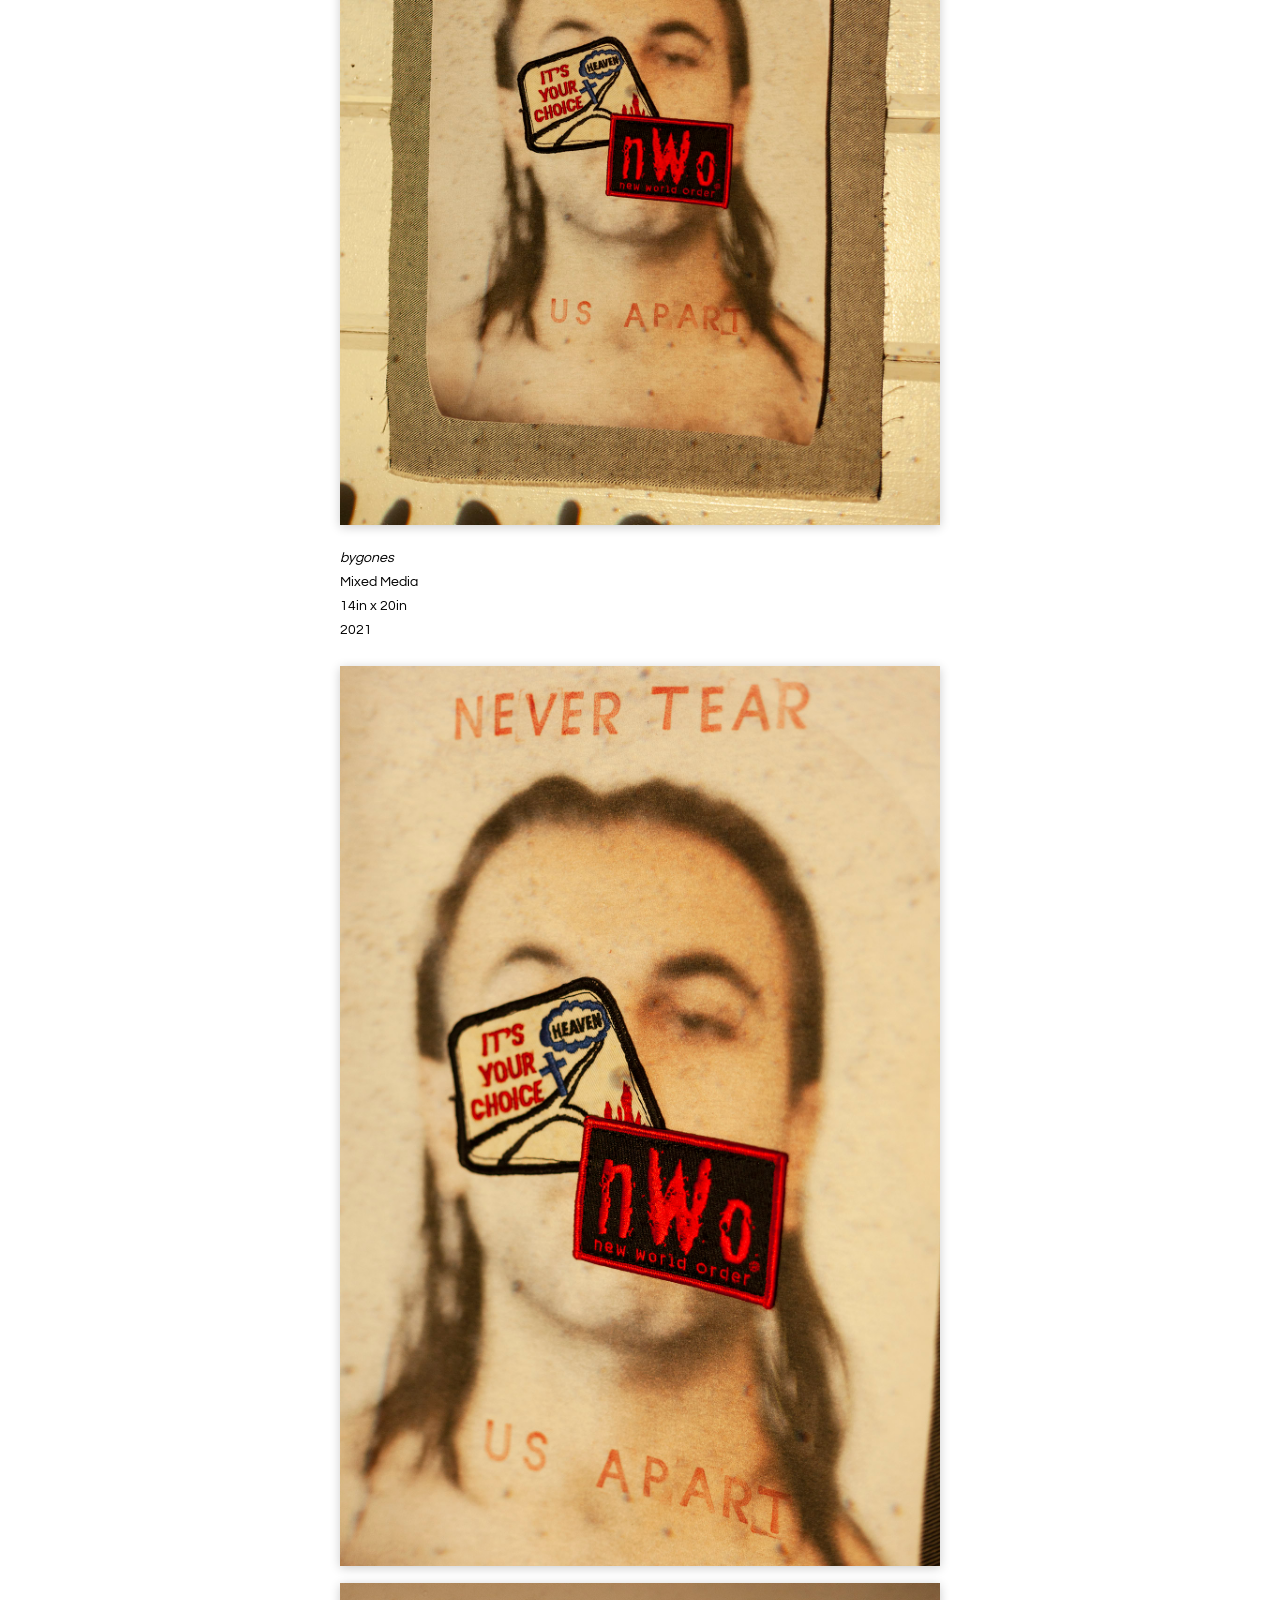
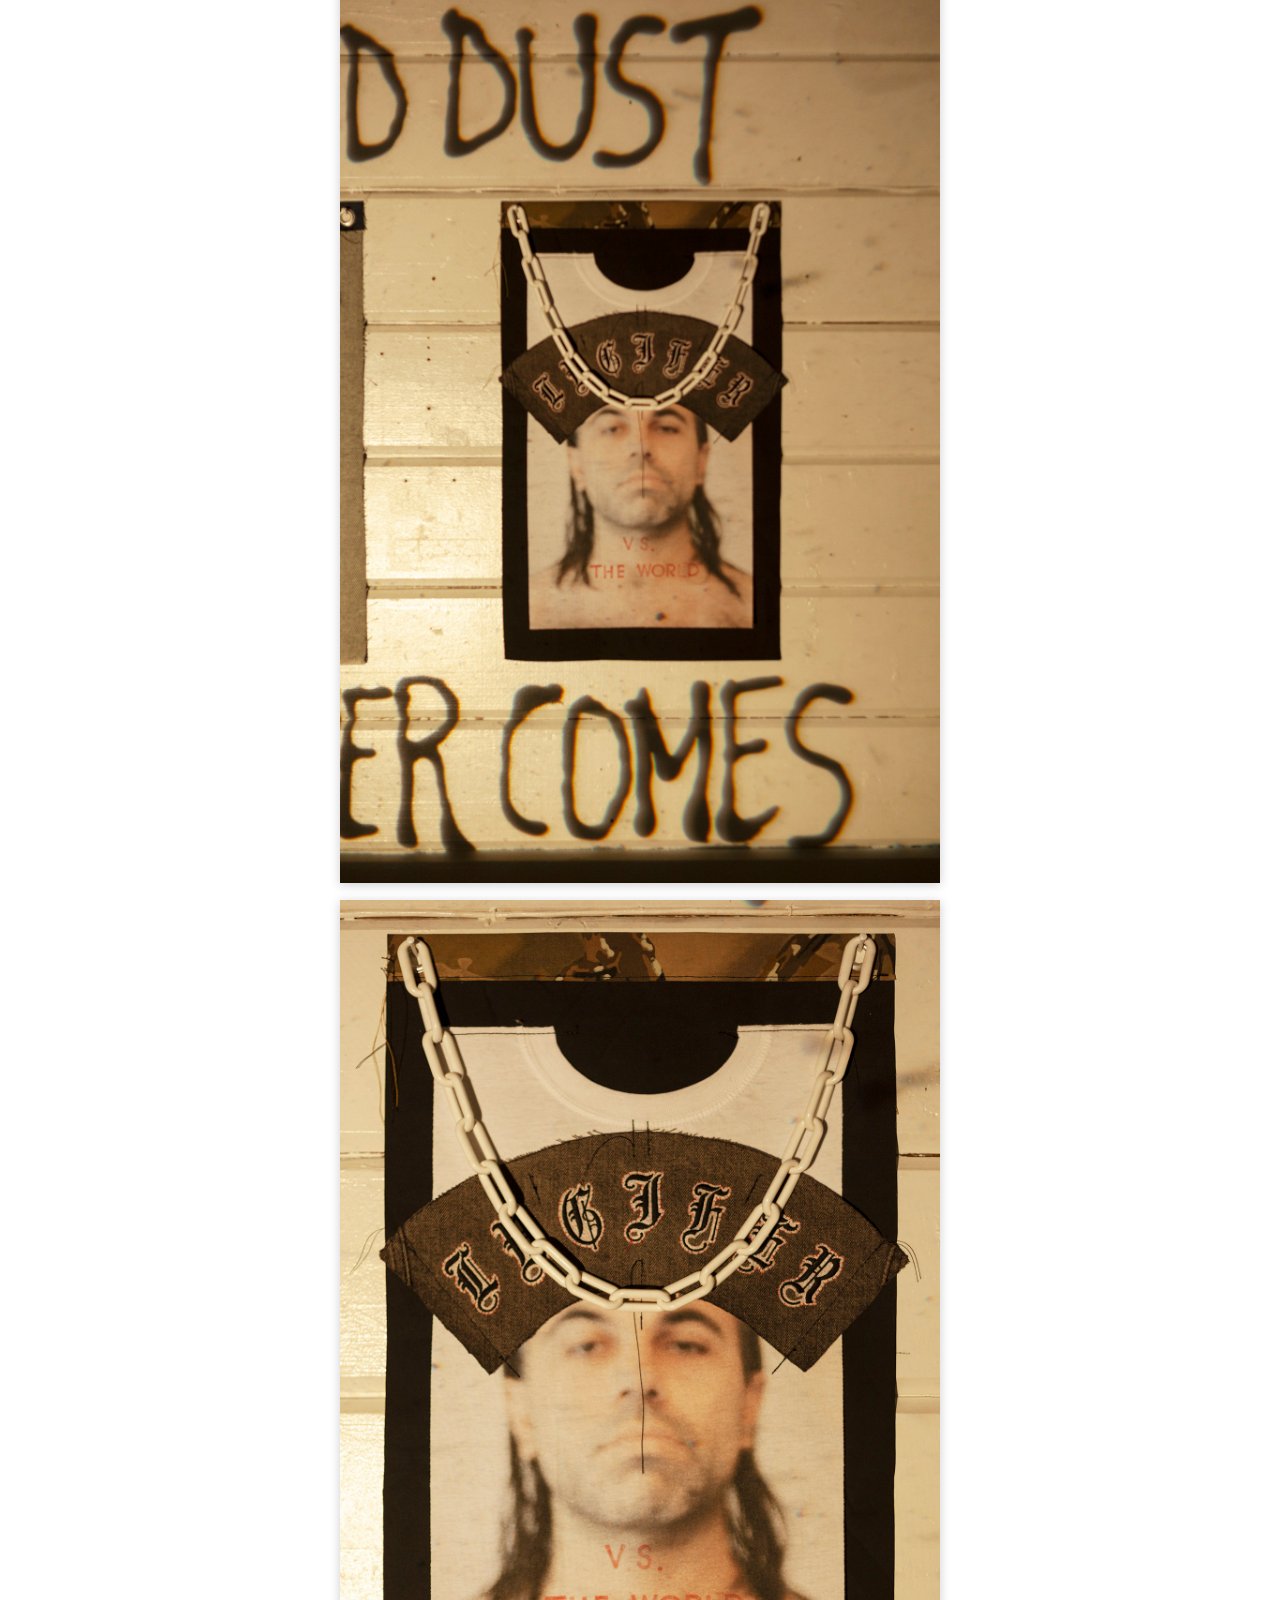
<file: omar-pierce-bygones.html>
<!DOCTYPE html>
<html lang="en">

<head>
    <meta charset="UTF-8">
    <meta http-equiv="X-UA-Compatible" content="ie=edge">
    <meta name="viewport" content="width=device-width, initial-scale=1.0">
    <title>window mine</title>
    <link rel="shortcut icon" href="images/favicon.jpg">
<link rel="stylesheet" href="https://cdnjs.cloudflare.com/ajax/libs/font-awesome/4.7.0/css/font-awesome.min.css">
<link rel="stylesheet" href="shared.css">
</head>
<body>

<!-- Simulate a smartphone / tablet -->
<div class="main-header">

  <div id="mySidenav" class="sidenav">
    <a href="javascript:void(0)" class="closebtn" onclick="closeNav()">&times;</a>
    <strong><u><i><a href="#">Archive</a></i></u></strong>
    <a href="biggest-little-kisses">Biggest Little Kisses</a>
    <a href="vanishing-point">Vanishing Point</a>
    <a href="omar-pierce-bygones">Omar Pierce</a>
    <a href="john-knight-fools-paradise">John Knight</a>
    <a href="alberto-garcia-rodriguez-breathing-down-my-neck">Alberto Garcia Rodriguez</a>
    <a href="ally-messer-petals-from-daisies">Ally Messer</a>
    <a href="samantha-buchanan-pigment-figment">Samantha Buchanan</a>
    <a href="kellee-morgado-alter">Kellee Morgado</a>
    <a href="noah-greene-the-house-is-shallow">Noah Greene</a>
    <a href="ashley-westwood-ruination">Ashley Westwood</a>
    <a href="fiona-mcelhany-party">Fiona McElhany</a>
    <a href="ray-mueller-ties-that-bind">Ray Mueller</a>
    <strong><a href="about">About</a></strong>
    <i><a href="mailto:windowmine2020@gmail.com" target="_blank">windowmine2020@gmail.com</a></i>
    <i><a href="https://www.instagram.com/window.mine/" target="_blank">instagram.com/window.mine</a></i>
  </div>

  <!-- Top Navigation Menu -->
  <div class="topnav">
    <a href="https://windowmine.com/" class="active"><img src="images/Window-Mine-Logo.png"></a>
    <a href="javascript:void(0);" class="icon" onclick="openNav()">
      <i class="fa fa-bars"></i>
    </a>
  </div>
</div>

<div class="main">
  <h1>Omar Pierce</h1>
  <p><i>bygones</i><br>June 5 – 30, 2021</p>
  <p><a href="https://cargocollective.com/omarpierce" target="_blank">cargocollective.com/omarpierce</a></p>
  <img class="myImg" src="images/window mine - Omar Pierce - bygones - Flyer.jpg">
  <p><i>bygones,<br>
    a memorial merch stand,<br>
    silently written off forever.</i>
  </p>
  <p><strong>Omar Pierce</strong> (b. 1985) is a Sacramento-based mixed media artist, having collaborated with a loose network made up of musicians, dancers, writers and visual artists for about 15 years. Since 2015, Omar has released several editions of analog photography as part of an ongoing collaborative publishing imprint;
    <a href="https://www.instagram.com/deepdownpress/" target="_blank">@deepdownpress</a></p>
  <img class="myImg" src="images/window mine - Omar Pierce - bygones 01.jpg">
  <img class="myImg" src="images/window mine - Omar Pierce - bygones 02.jpg">
  <img class="myImg" src="images/window mine - Omar Pierce - bygones 03.jpg">
  <img class="myImg" src="images/window mine - Omar Pierce - bygones 04.jpg">
  <p><i>wallowing in the muck of avarice</i><br>
    Prison CRT TV playing audio <br>
    Dimensions Variable<br>
    2021
  </p>
  <audio controls><source src="assets/window mine - Omar Pierce - wallowing in the muck of avarice - audio.mp3" type="audio/mp3"></audio>
  <p><i>wallowing in the muck of avarice</i><br>
    Audio Piece<br>
    Contains excerpts of Jake Roberts' improvised promos from World Championship Wrestling.<br>
    2021
  </p>
  <img class="myImg" src="images/window mine - Omar Pierce - bygones 05.jpg">
  <img class="myImg" src="images/window mine - Omar Pierce - bygones 06.jpg">
  <p><i>bygones</i><br>
    Mixed Media<br>
    14in x 20in<br>
    2021
  </p>
  <img class="myImg" src="images/window mine - Omar Pierce - bygones 07.jpg">
  <img class="myImg" src="images/window mine - Omar Pierce - bygones 08.jpg">
  <p><i>bygones</i><br>
    Mixed Media<br>
    Dimensions Variable<br>
    2021
  </p>
  <img class="myImg" src="images/window mine - Omar Pierce - bygones 09.jpg">
  <img class="myImg" src="images/window mine - Omar Pierce - bygones 10.jpg">
  <img class="myImg" src="images/window mine - Omar Pierce - bygones 11.jpg">
  <img class="myImg" src="images/window mine - Omar Pierce - bygones 12.jpg">
  <img class="myImg" src="images/window mine - Omar Pierce - bygones 13.jpg">
  <img class="myImg" src="images/window mine - Omar Pierce - bygones 14.jpg">
  <p><i>bygones</i><br>
    Mixed Media<br>
    14in x 20in<br>
    2021
  </p>
  <img class="myImg" src="images/window mine - Omar Pierce - bygones 15.jpg">
  <img class="myImg" src="images/window mine - Omar Pierce - bygones 16.jpg">
  <img class="myImg" src="images/window mine - Omar Pierce - bygones 17.jpg">
  <p><i>bygones</i><br>
    Mixed Media<br>
    14in x 20in<br>
    2021
  </p>
  <img class="myImg" src="images/window mine - Omar Pierce - bygones 18.jpg">
  <img class="myImg" src="images/window mine - Omar Pierce - bygones 19.jpg">
</div>

<!-- The Modal -->
<div id="myModal" class="modal">
  <span class="close">&times;</span>
  <img class="modal-content" id="img01">
  <!-- <div id="caption"></div> -->
</div>

<script src="shared.js"></script>

</body>
</html>
</file>
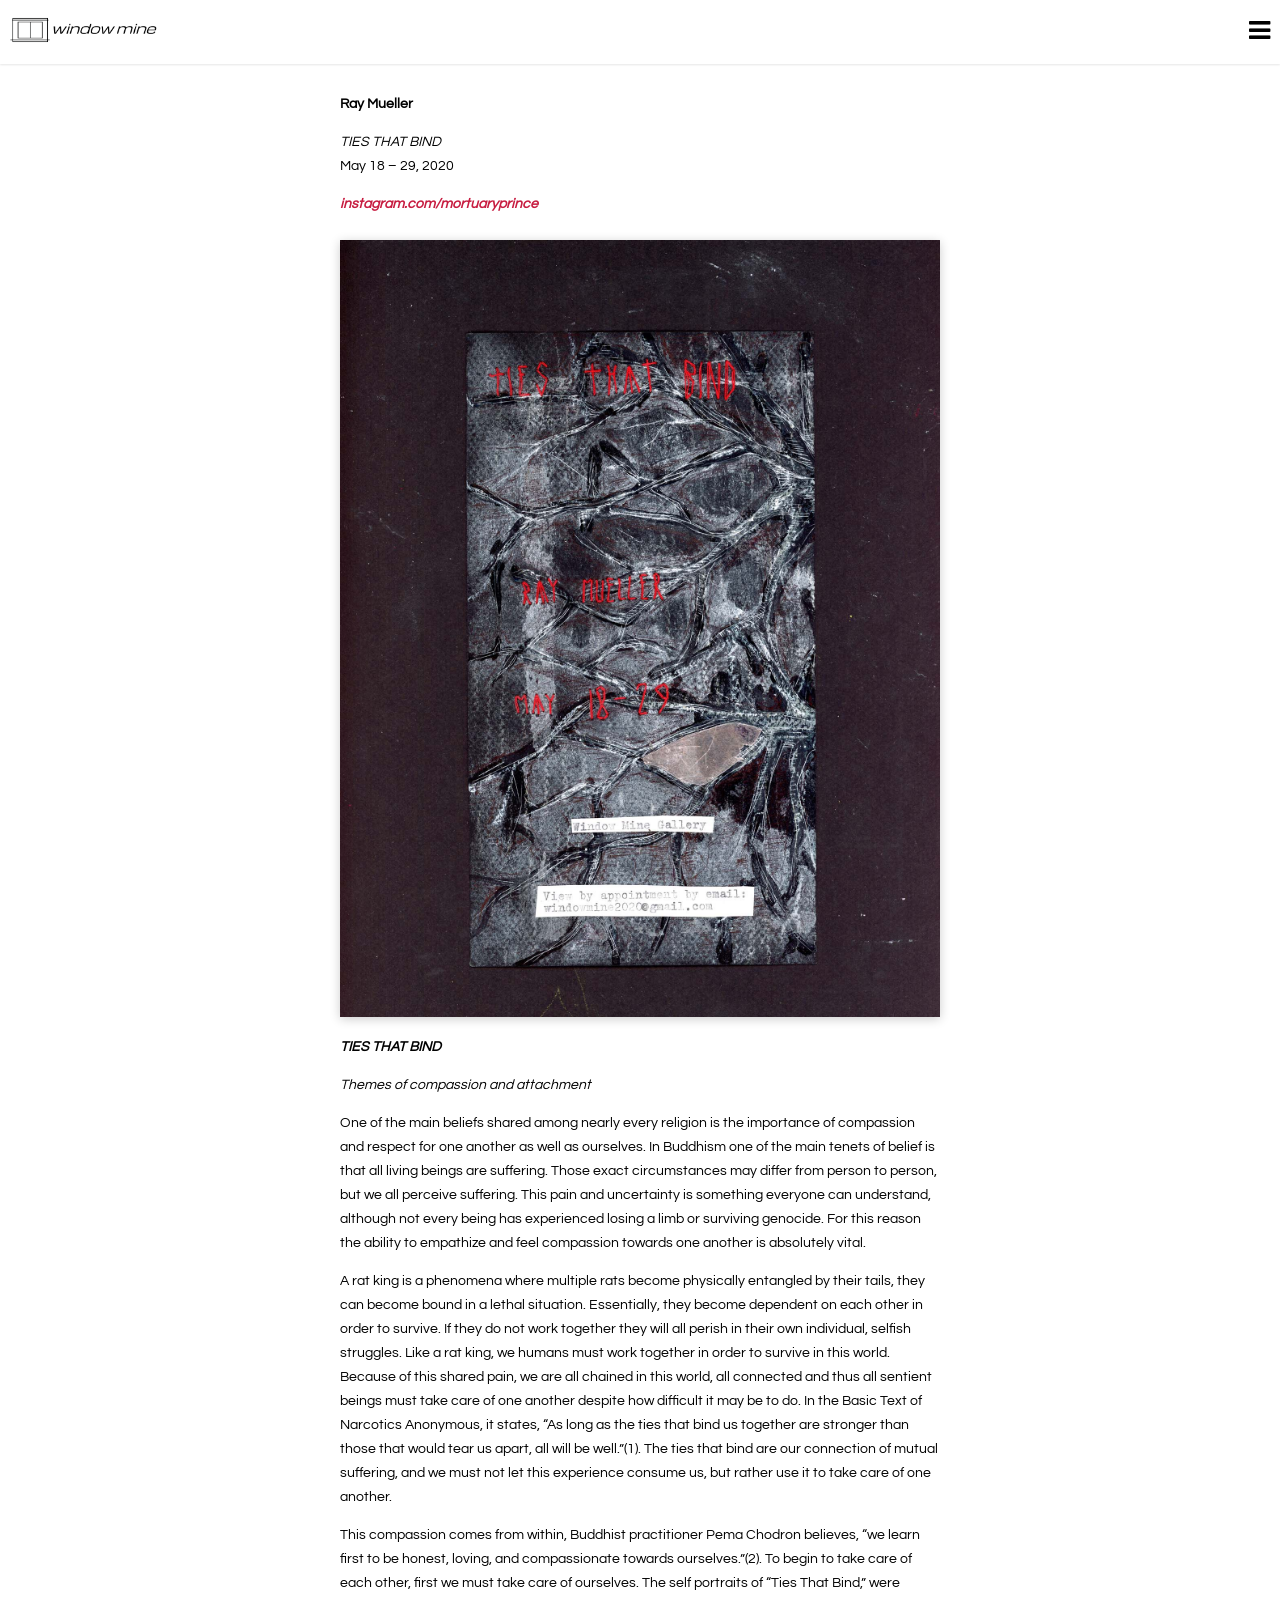
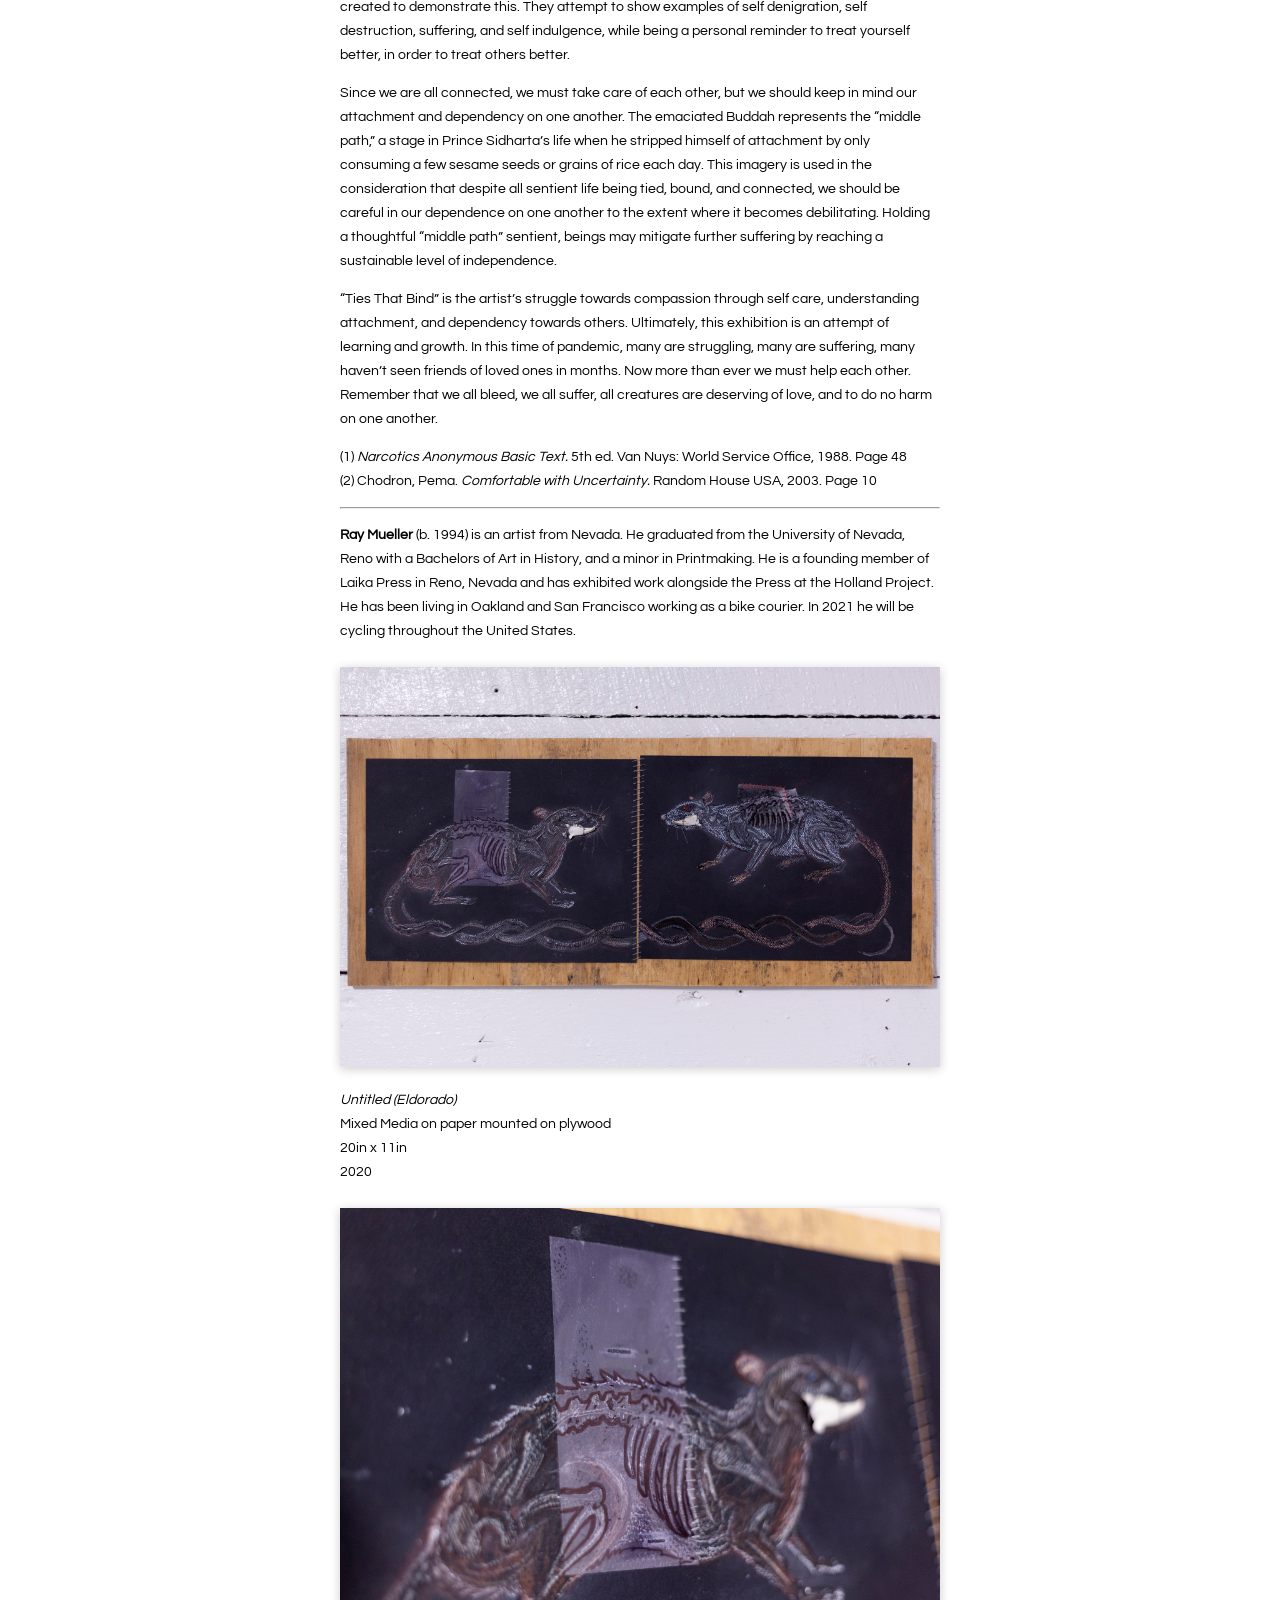
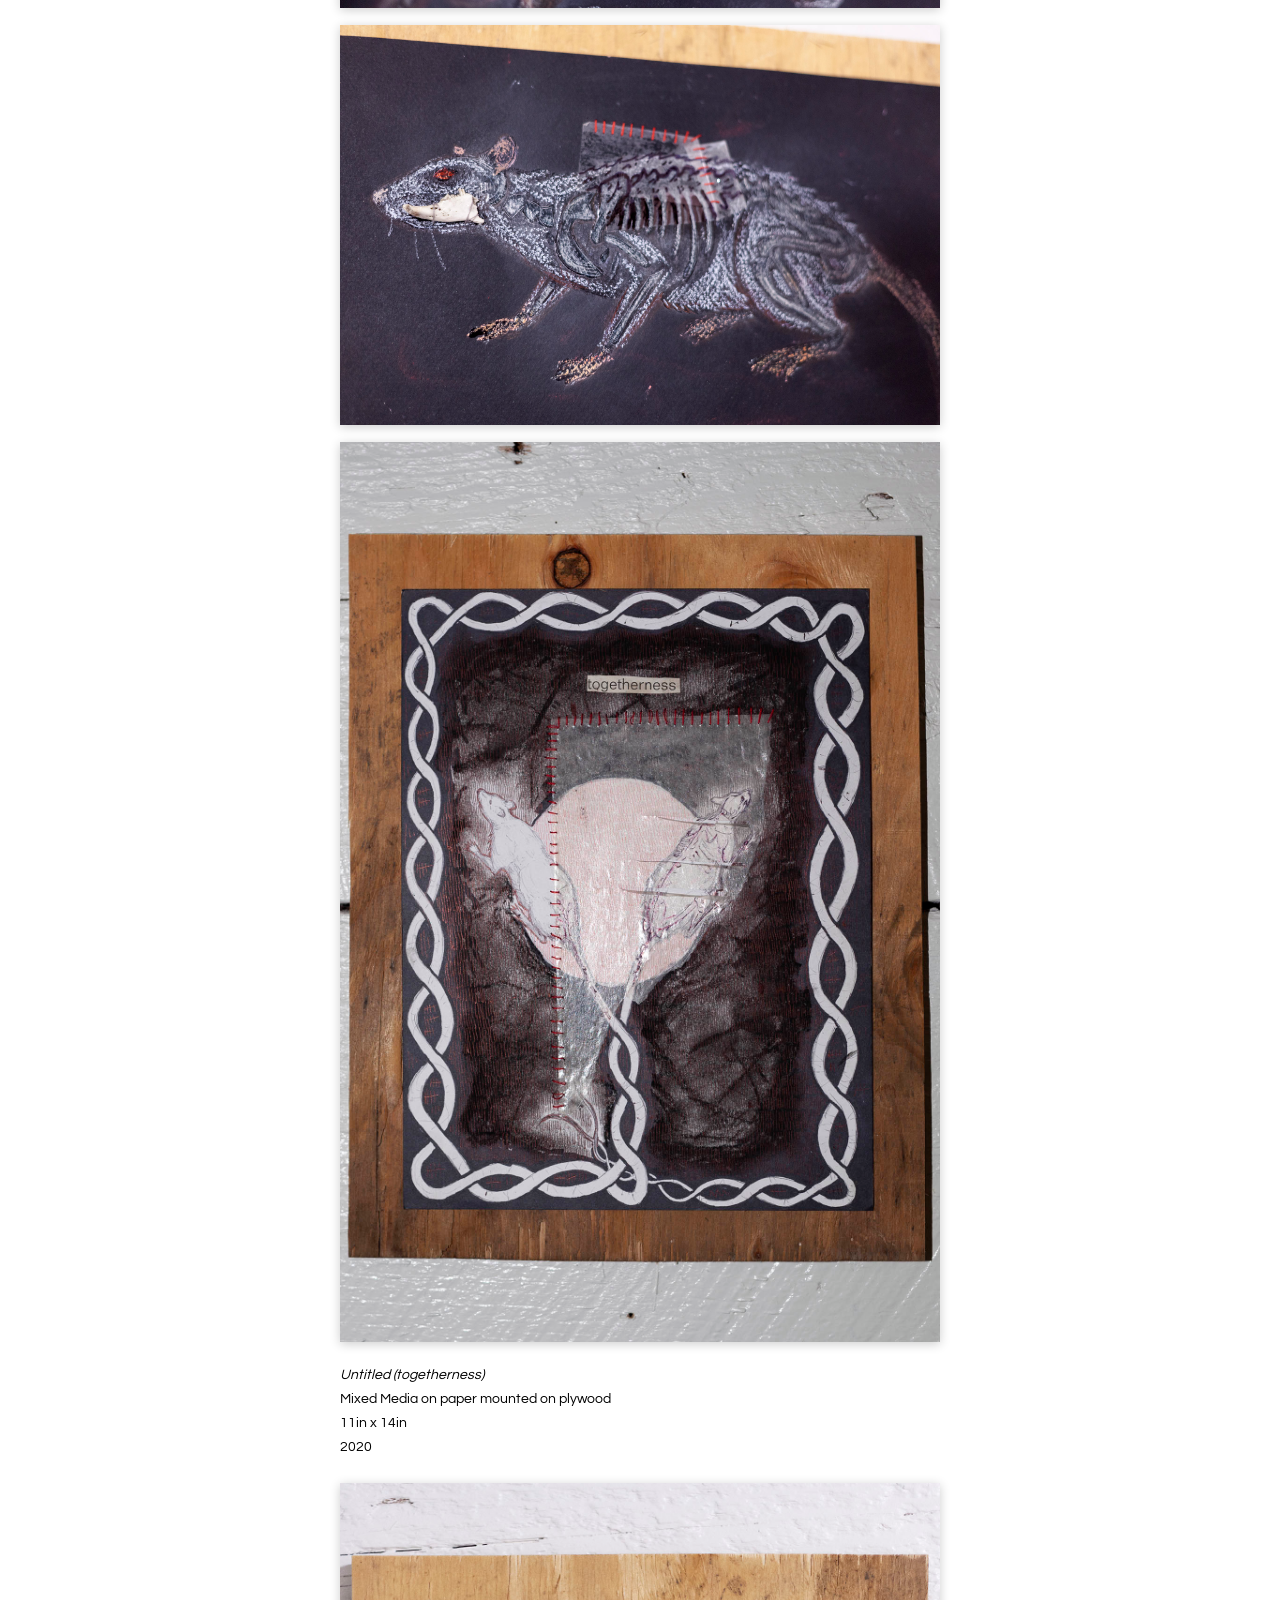
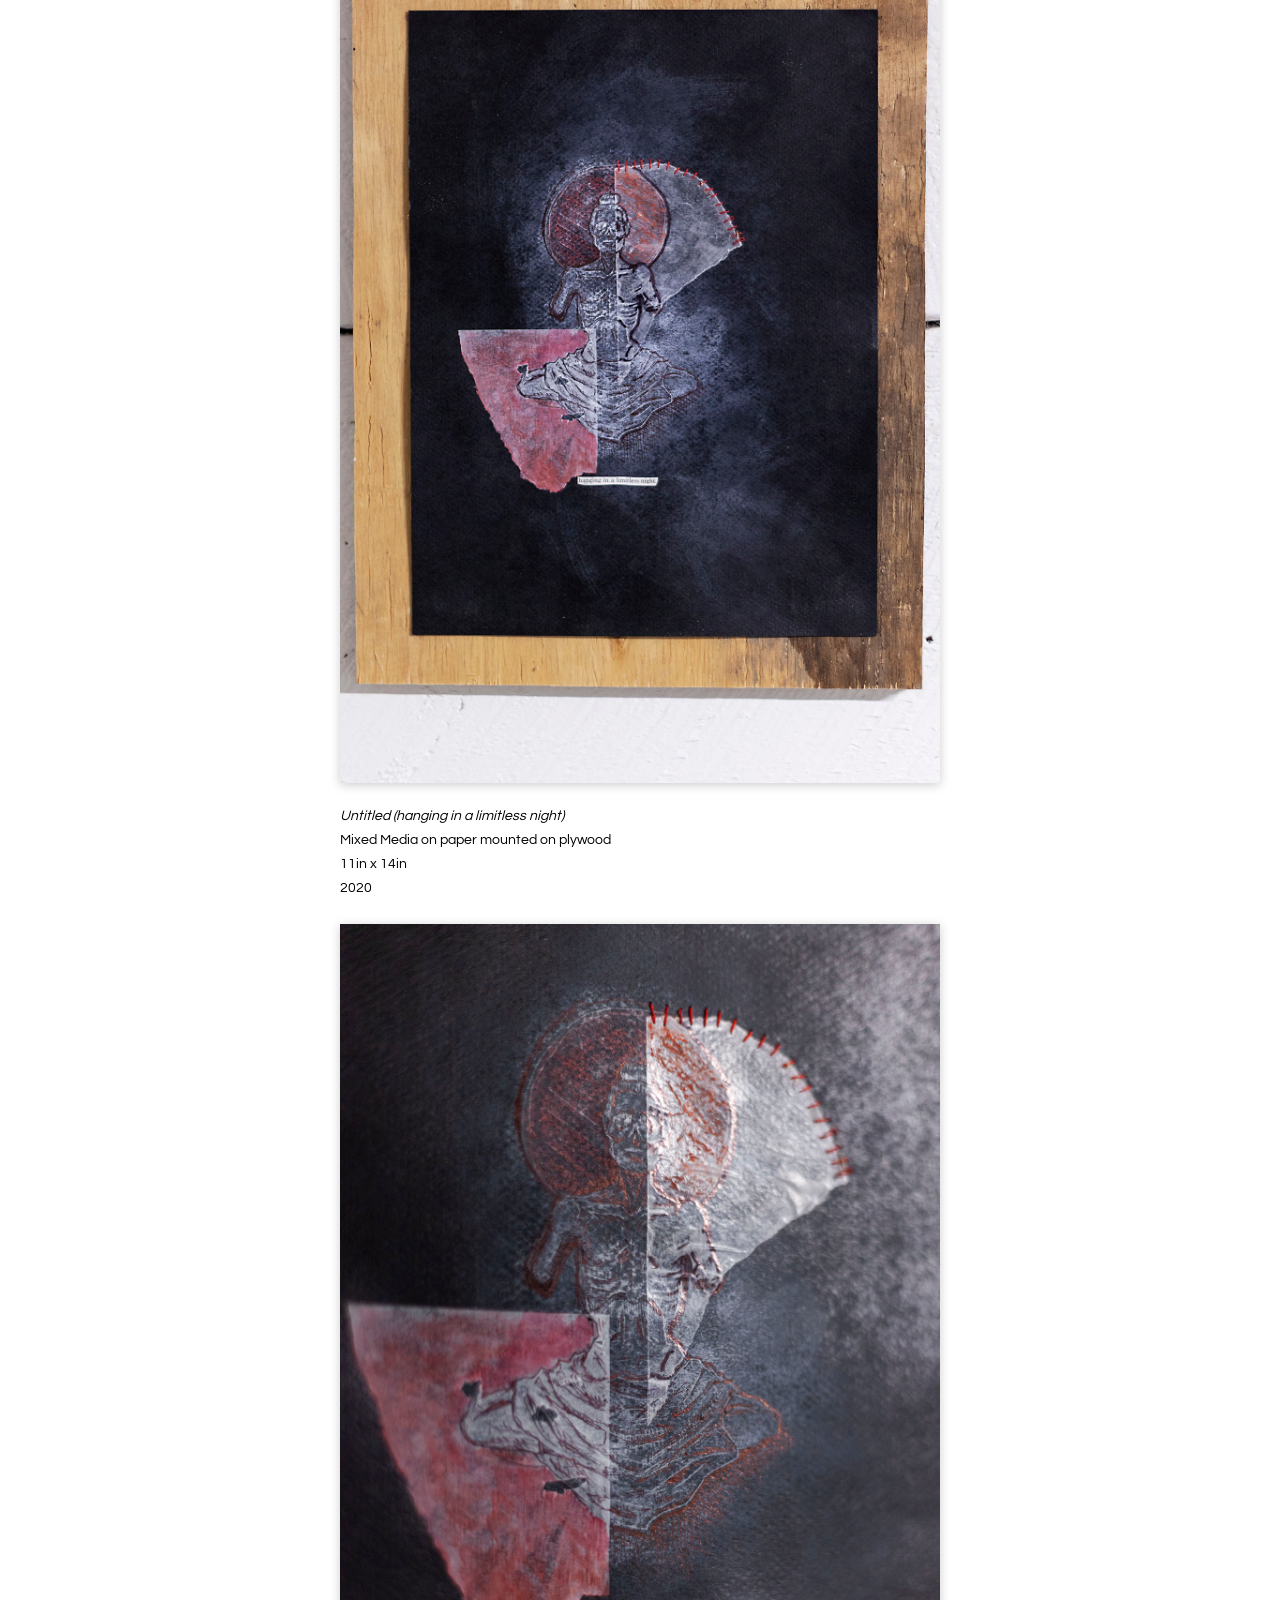
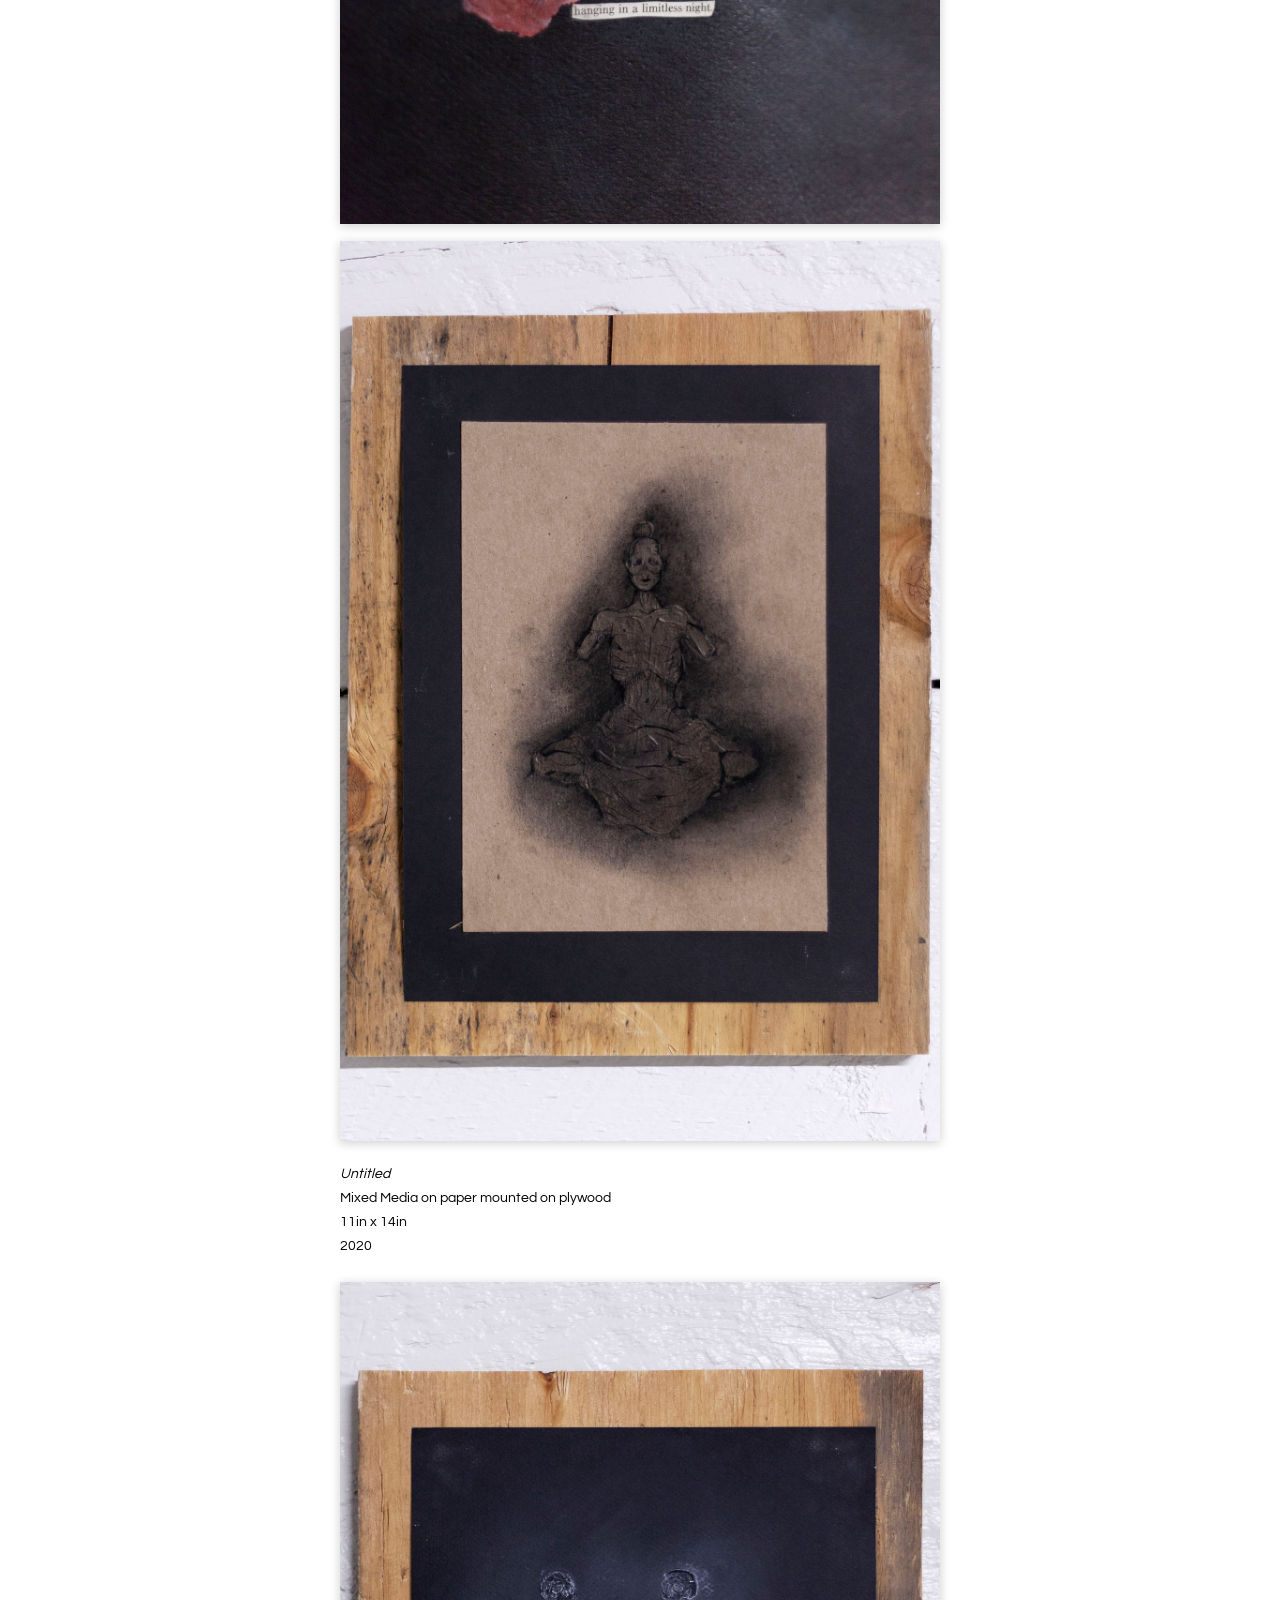
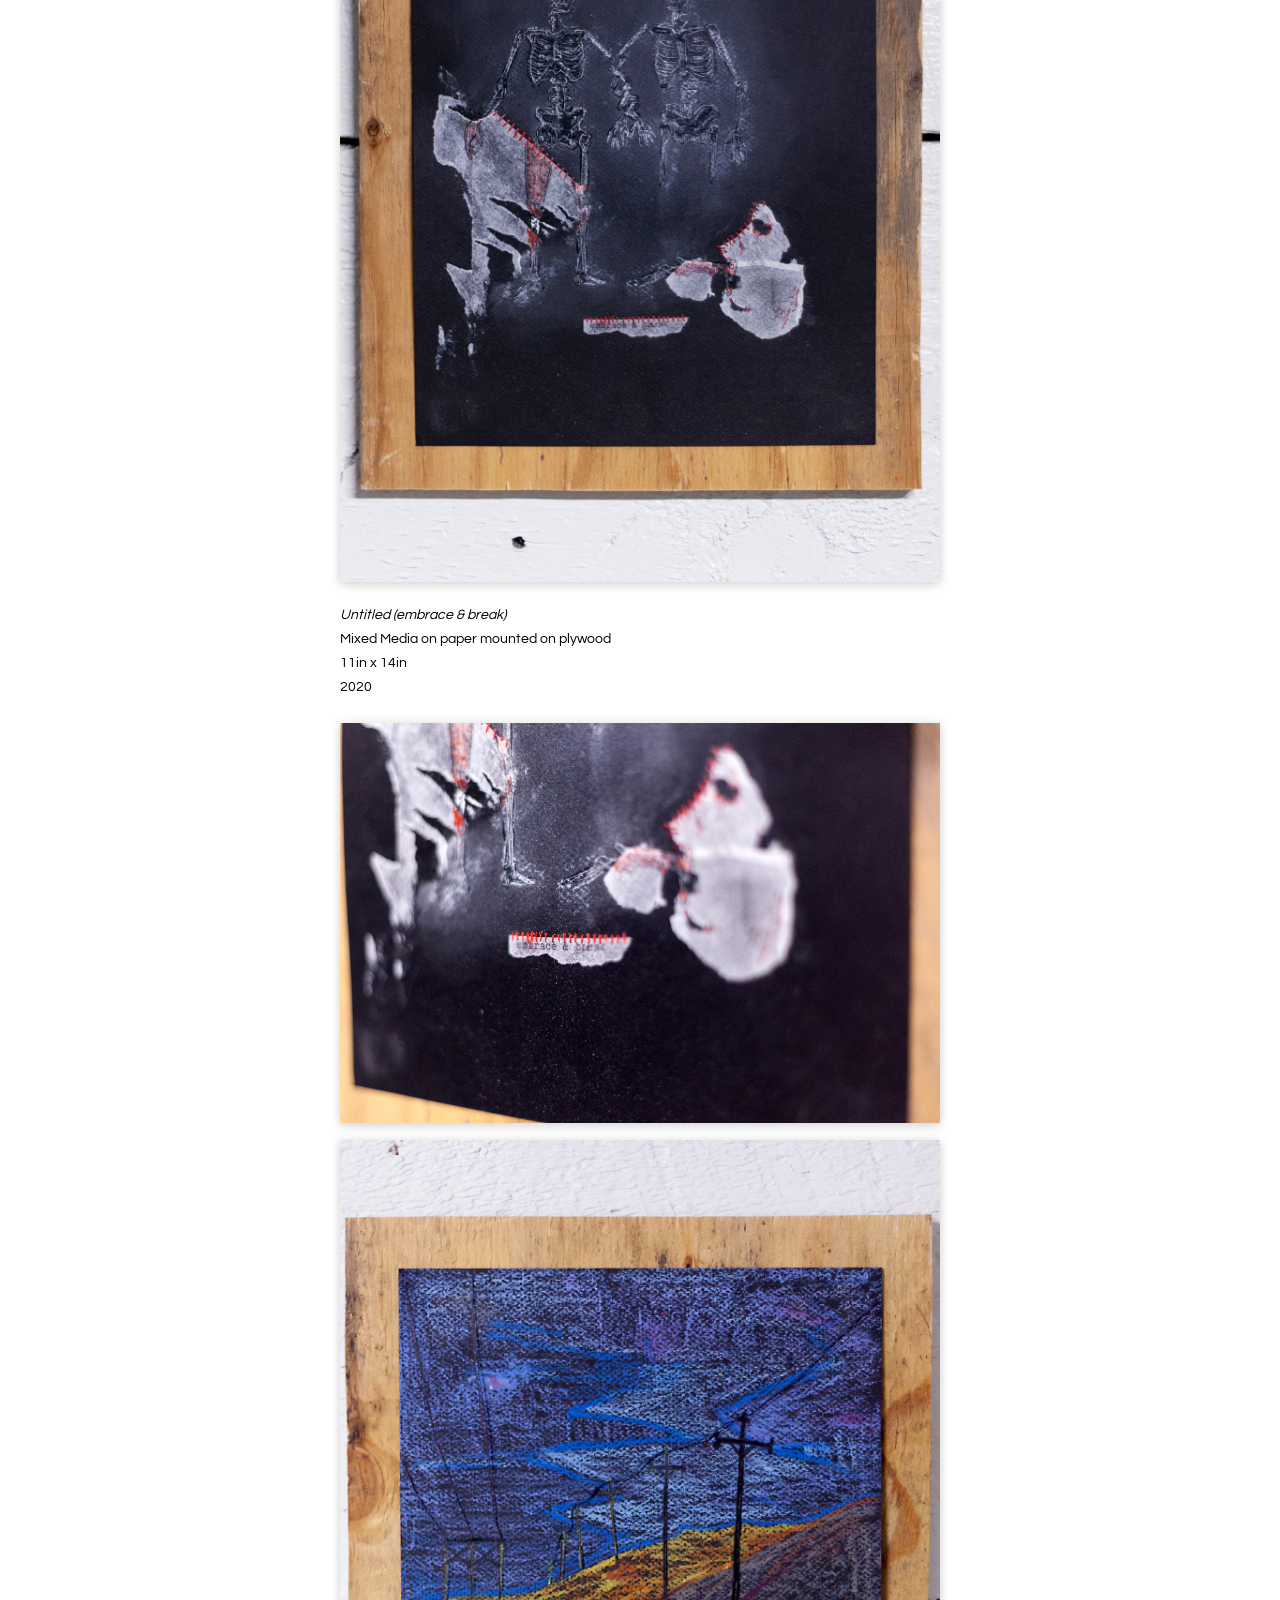
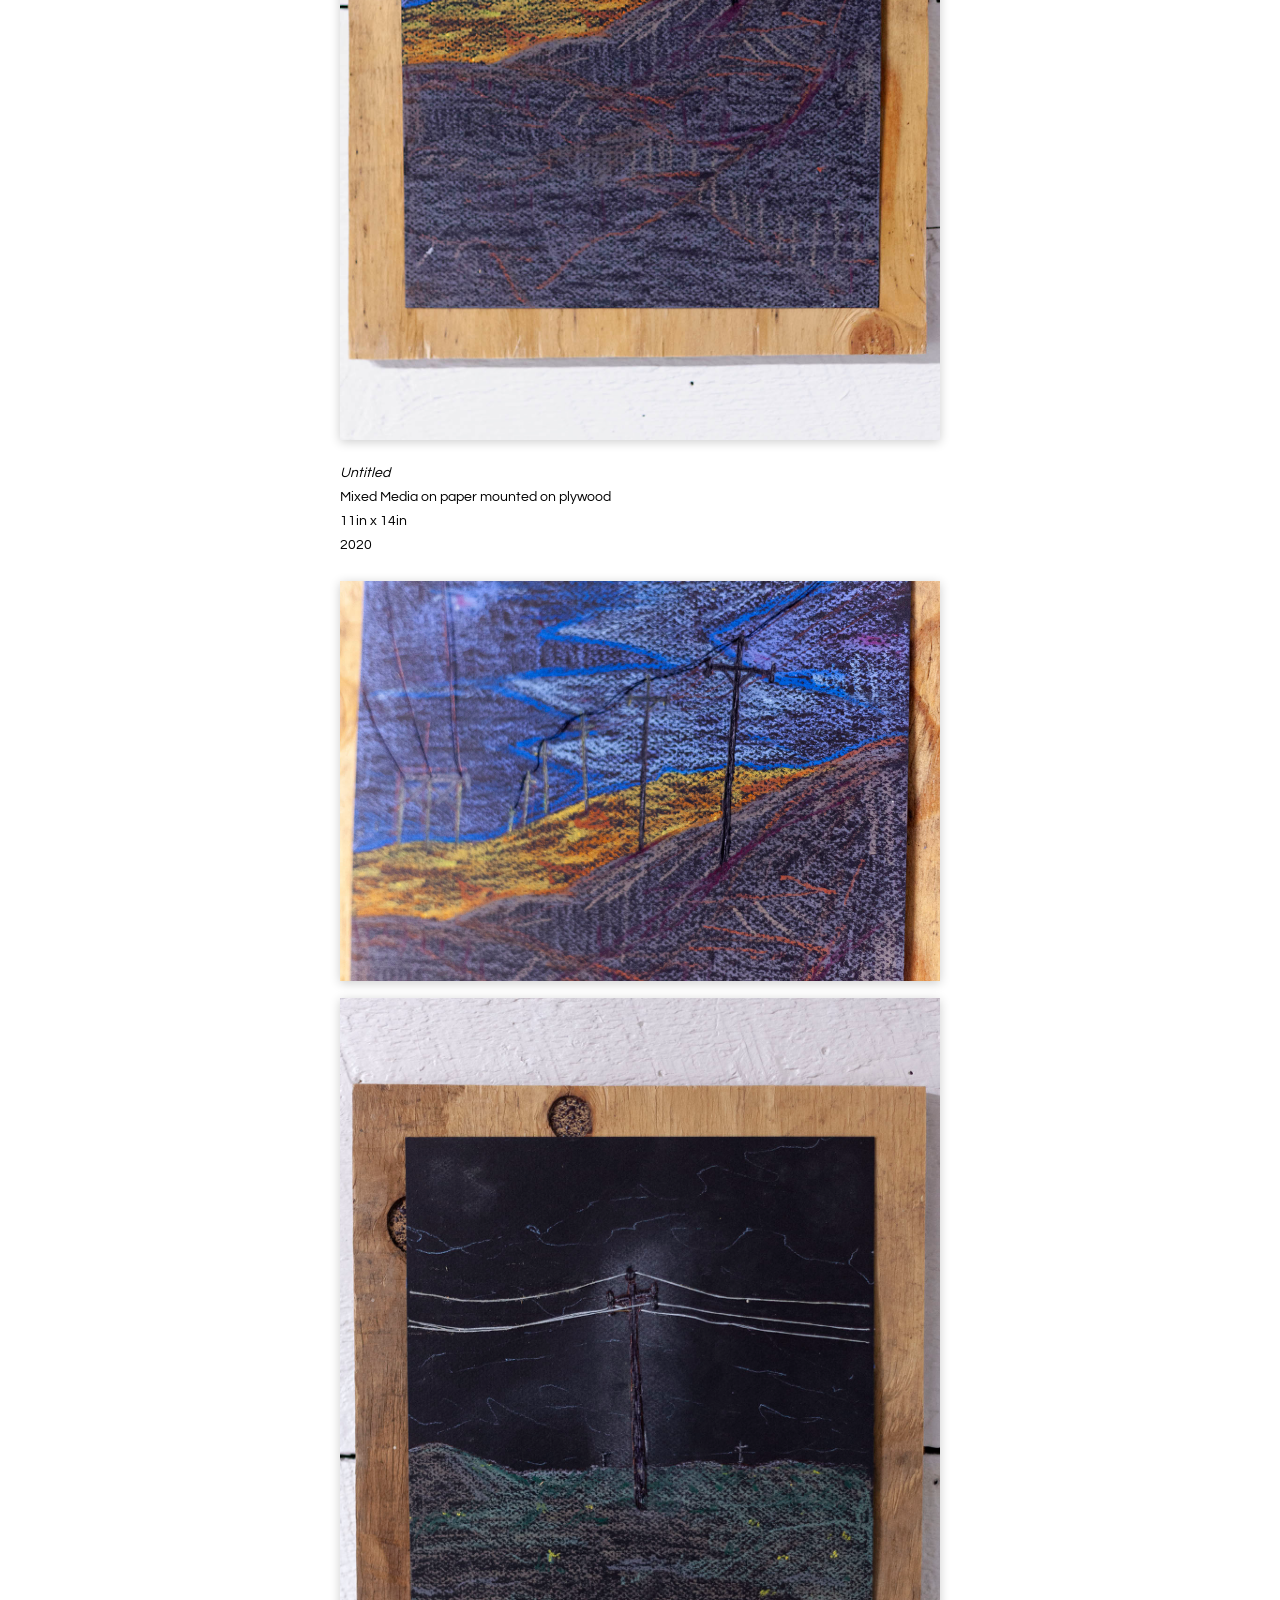
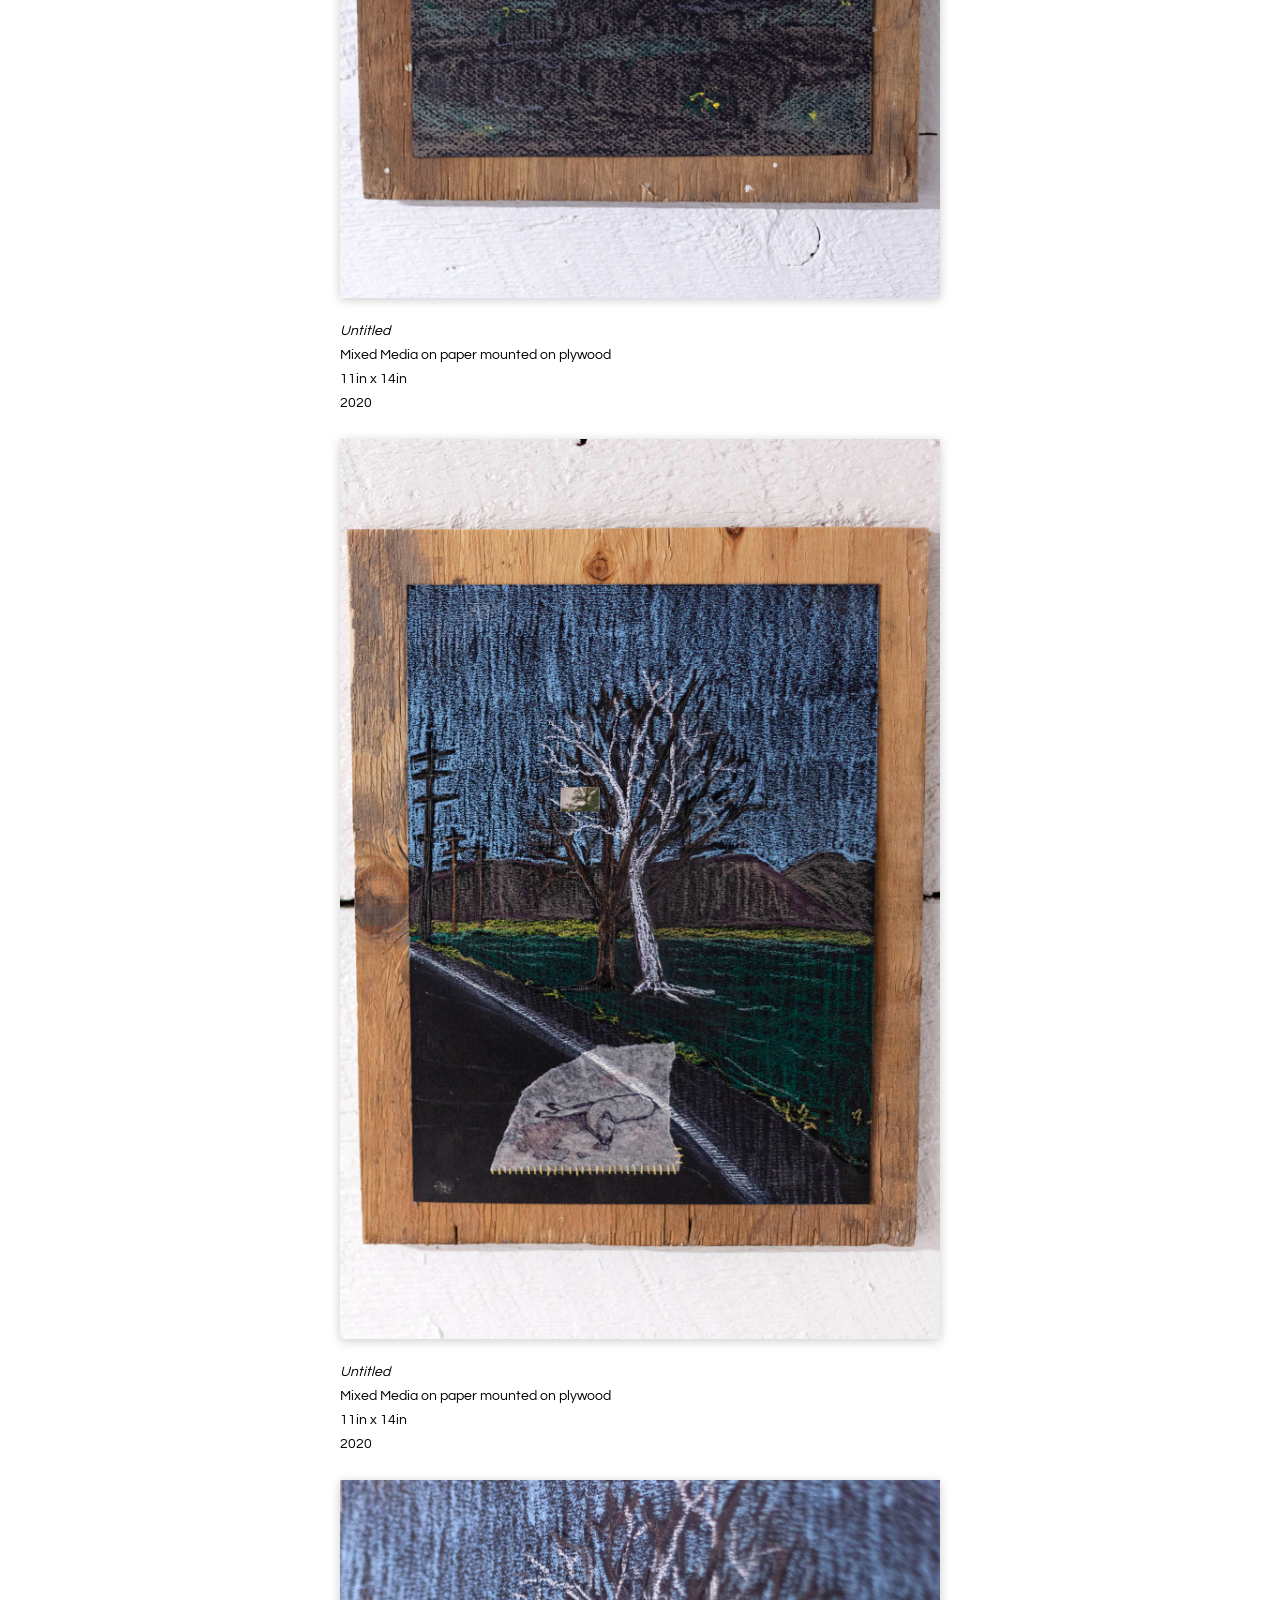
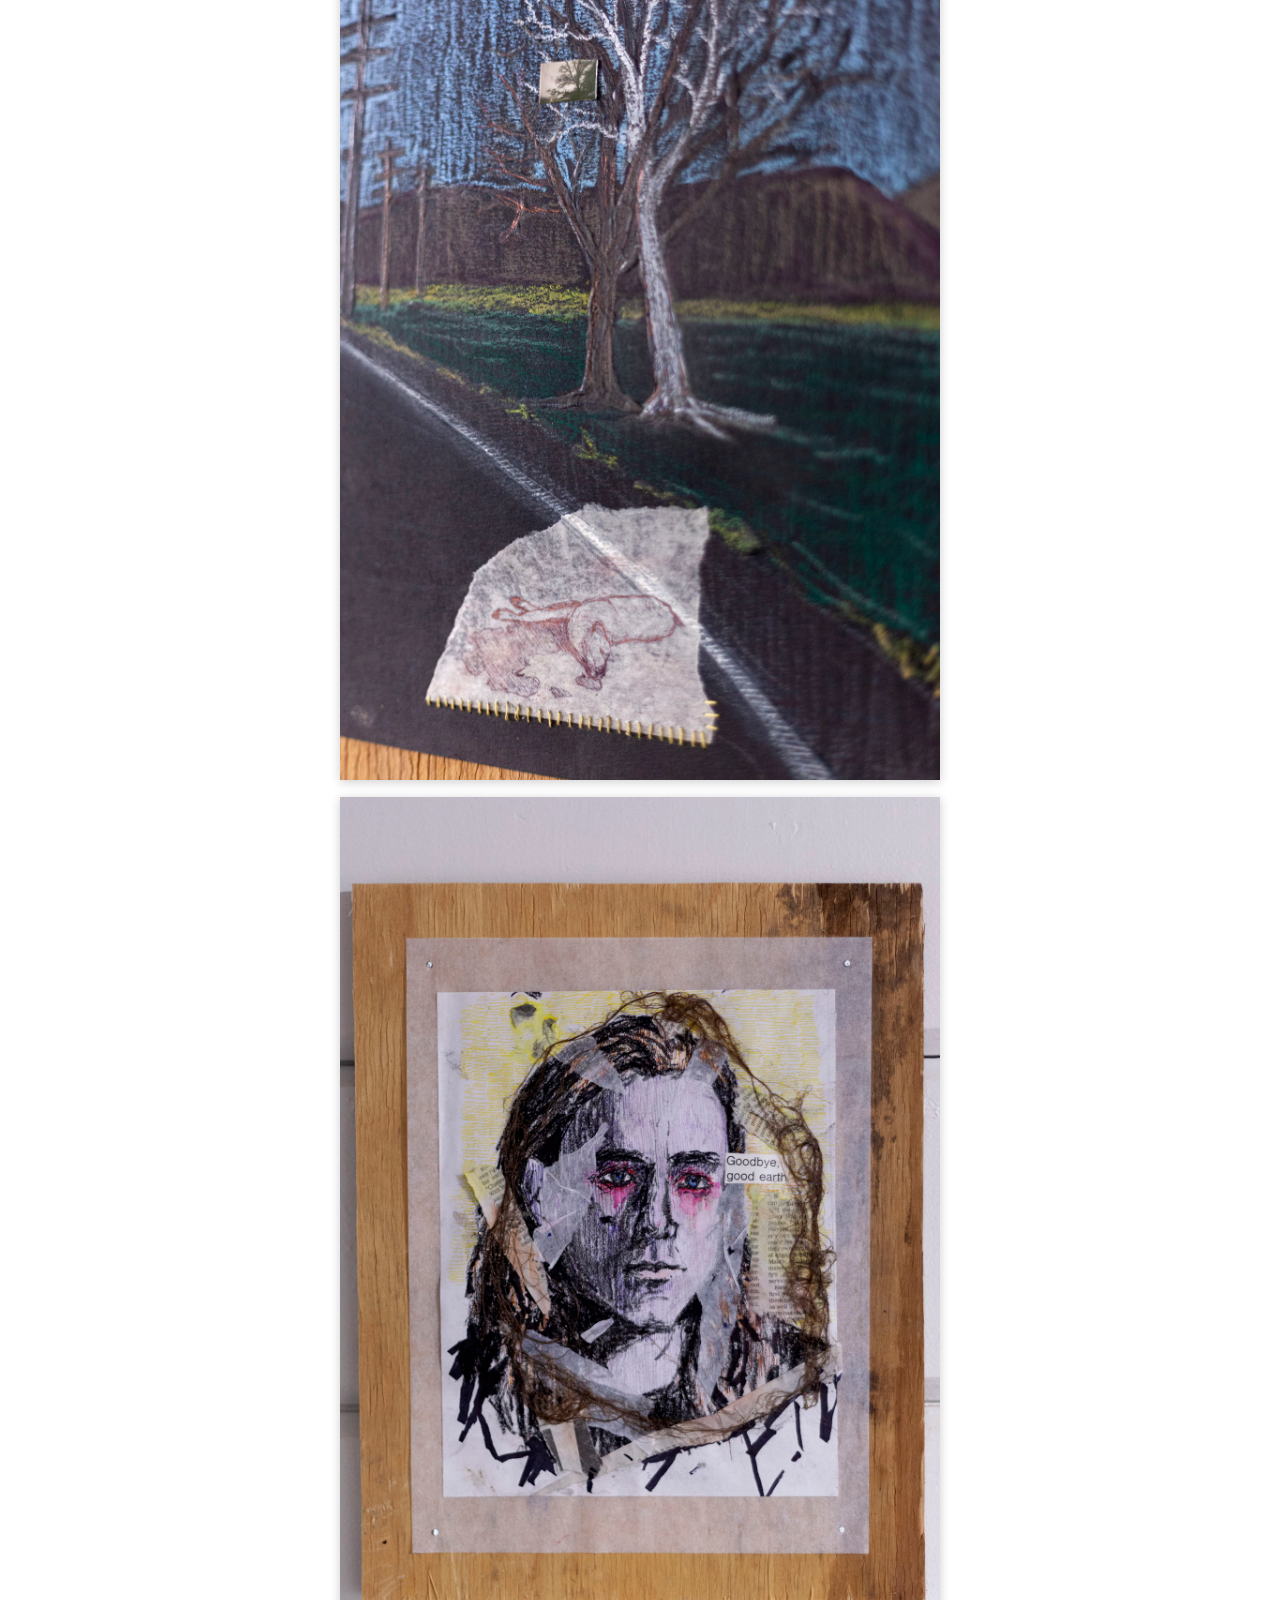
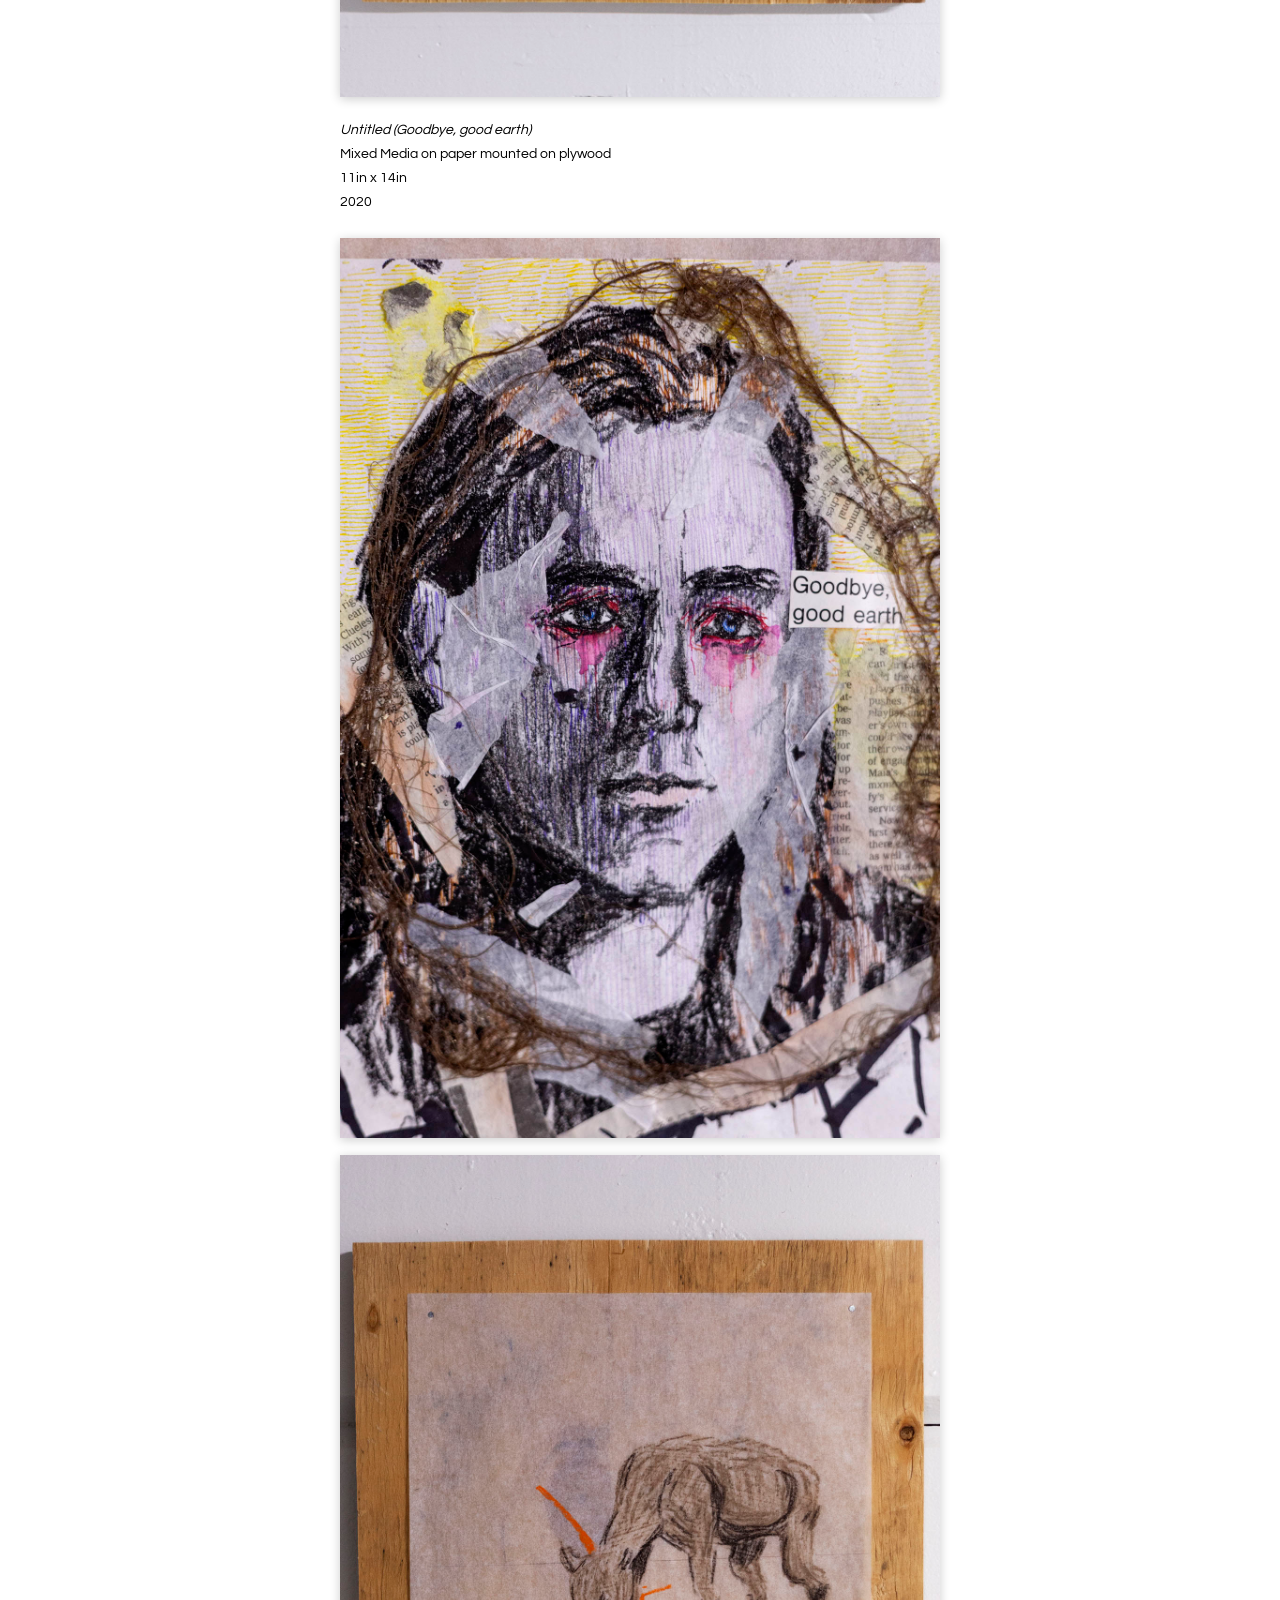
<file: ray-mueller-ties-that-bind.html>
<!DOCTYPE html>
<html lang="en">

<head>
    <meta charset="UTF-8">
    <meta http-equiv="X-UA-Compatible" content="ie=edge">
    <meta name="viewport" content="width=device-width, initial-scale=1.0">
    <title>window mine</title>
    <link rel="shortcut icon" href="images/favicon.jpg">
<link rel="stylesheet" href="https://cdnjs.cloudflare.com/ajax/libs/font-awesome/4.7.0/css/font-awesome.min.css">
<link rel="stylesheet" href="shared.css">
</head>
<body>

<!-- Simulate a smartphone / tablet -->
<div class="main-header">

  <div id="mySidenav" class="sidenav">
    <a href="javascript:void(0)" class="closebtn" onclick="closeNav()">&times;</a>
    <strong><u><i><a href="#">Archive</a></i></u></strong>
    <a href="biggest-little-kisses">Biggest Little Kisses</a>
    <a href="vanishing-point">Vanishing Point</a>
    <a href="omar-pierce-bygones">Omar Pierce</a>
    <a href="john-knight-fools-paradise">John Knight</a>
    <a href="alberto-garcia-rodriguez-breathing-down-my-neck">Alberto Garcia Rodriguez</a>
    <a href="ally-messer-petals-from-daisies">Ally Messer</a>
    <a href="samantha-buchanan-pigment-figment">Samantha Buchanan</a>
    <a href="kellee-morgado-alter">Kellee Morgado</a>
    <a href="noah-greene-the-house-is-shallow">Noah Greene</a>
    <a href="ashley-westwood-ruination">Ashley Westwood</a>
    <a href="fiona-mcelhany-party">Fiona McElhany</a>
    <a href="ray-mueller-ties-that-bind">Ray Mueller</a>
    <strong><a href="about">About</a></strong>
    <i><a href="mailto:windowmine2020@gmail.com" target="_blank">windowmine2020@gmail.com</a></i>
    <i><a href="https://www.instagram.com/window.mine/" target="_blank">instagram.com/window.mine</a></i>
  </div>

  <!-- Top Navigation Menu -->
  <div class="topnav">
    <a href="https://windowmine.com/" class="active"><img src="images/Window-Mine-Logo.png"></a>
    <a href="javascript:void(0);" class="icon" onclick="openNav()">
      <i class="fa fa-bars"></i>
    </a>
  </div>
</div>

<div class="main">
  <h1>Ray Mueller</h1>
  <p><i>TIES THAT BIND</i><br>May 18 – 29, 2020</p>
  <p><a href="https://www.instagram.com/mortuaryprince/" target="_blank">instagram.com/mortuaryprince</a></p>
  <img class="myImg" src="images/window mine - Ray Mueller - TIES THAT BIND - Flyer.jpg">
  <h2><i>TIES THAT BIND</i></h2>
  <p><i>Themes of compassion and attachment</i></p>
  <p>One of the main beliefs shared among nearly every religion is the importance of compassion and respect 
    for one another as well as ourselves. In Buddhism one of the main tenets of belief is that all living 
    beings are suffering. Those exact circumstances may differ from person to person, but we all perceive 
    suffering. This pain and uncertainty is something everyone can understand, although not every being has 
    experienced losing a limb or surviving genocide. For this reason the ability to empathize and feel 
    compassion towards one another is absolutely vital.
  </p>
  <p>
    A rat king is a phenomena where multiple rats become physically entangled by their tails, they can 
    become bound in a lethal situation. Essentially, they become dependent on each other in order to survive. 
    If they do not work together they will all perish in their own individual, selfish struggles. Like a rat 
    king, we humans must work together in order to survive in this world. Because of this shared pain, we are 
    all chained in this world, all connected and thus all sentient beings must take care of one another despite 
    how difficult it may be to do. In the Basic Text of Narcotics Anonymous, it states, “As long as the ties 
    that bind us together are stronger than those that would tear us apart, all will be well.”(1). The ties 
    that bind are our connection of mutual suffering, and we must not let this experience consume us, but rather 
    use it to take care of one another.
  </p>
  <p>
    This compassion comes from within, Buddhist practitioner Pema Chodron believes, “we learn first to be honest, 
    loving, and compassionate towards ourselves.”(2). To begin to take care of each other, first we must take 
    care of ourselves. The self portraits of “Ties That Bind,” were created to demonstrate this. They attempt 
    to show examples of self denigration, self destruction, suffering, and self indulgence, while being a 
    personal reminder to treat yourself better, in order to treat others better.
  </p>
  <p>
    Since we are all connected, we must take care of each other, but we should keep in mind our attachment and 
    dependency on one another. The emaciated Buddah represents the “middle path,” a stage in Prince Sidharta’s 
    life when he stripped himself of attachment by only consuming a few sesame seeds or grains of rice each day. 
    This imagery is used in the consideration that despite all sentient life being tied, bound, and connected, 
    we should be careful in our dependence on one another to the extent where it becomes debilitating. Holding 
    a thoughtful “middle path” sentient, beings may mitigate further suffering by reaching a sustainable level 
    of independence.
  </p>
  <p>
    “Ties That Bind” is the artist’s struggle towards compassion through self care, understanding attachment, 
    and dependency towards others. Ultimately, this exhibition is an attempt of learning and growth. In this 
    time of pandemic, many are struggling, many are suffering, many haven’t seen friends of loved ones in months. 
    Now more than ever we must help each other. Remember that we all bleed, we all suffer, all creatures are 
    deserving of love, and to do no harm on one another.
  </p>
  <p>
    (1) <i>Narcotics Anonymous Basic Text.</i> 5th ed. Van Nuys: World Service Office, 1988. Page 48<br>
    (2) Chodron, Pema. <i>Comfortable with Uncertainty.</i> Random House USA, 2003. Page 10
  </p>
  <hr>
  <p>
    <strong>Ray Mueller</strong> (b. 1994) is an artist from Nevada. He graduated from the University of Nevada, 
    Reno with a Bachelors of Art in History, and a minor in Printmaking. He is a founding member of Laika Press 
    in Reno, Nevada and has exhibited work alongside the Press at the Holland Project. He has been living in 
    Oakland and San Francisco working as a bike courier. In 2021 he will be cycling throughout the United States.
  </p>
  <img class="myImg" src="images/window mine - Ray Mueller - TIES THAT BIND 01.jpg">
  <p><i>Untitled (Eldorado)</i><br>
    Mixed Media on paper mounted on plywood<br>
    20in x 11in<br>
    2020
  </p>
  <img class="myImg" src="images/window mine - Ray Mueller - TIES THAT BIND 03.jpg">
  <img class="myImg" src="images/window mine - Ray Mueller - TIES THAT BIND 02.jpg">

  <img class="myImg" src="images/window mine - Ray Mueller - TIES THAT BIND 04.jpg">
  <p><i>Untitled (togetherness)</i><br>
    Mixed Media on paper mounted on plywood<br>
    11in x 14in<br>
    2020
  </p>

  <img class="myImg" src="images/window mine - Ray Mueller - TIES THAT BIND 05.jpg">
  <p><i>Untitled (hanging in a limitless night)</i><br>
    Mixed Media on paper mounted on plywood<br>
    11in x 14in<br>
    2020
  </p>
  <img class="myImg" src="images/window mine - Ray Mueller - TIES THAT BIND 06.jpg">

  <img class="myImg" src="images/window mine - Ray Mueller - TIES THAT BIND 07.jpg">
  <p><i>Untitled</i><br>
    Mixed Media on paper mounted on plywood<br>
    11in x 14in<br>
    2020
  </p>

  <img class="myImg" src="images/window mine - Ray Mueller - TIES THAT BIND 08.jpg">
  <p><i>Untitled (embrace & break)</i><br>
    Mixed Media on paper mounted on plywood<br>
    11in x 14in<br>
    2020
  </p>
  <img class="myImg" src="images/window mine - Ray Mueller - TIES THAT BIND 09.jpg">

  <img class="myImg" src="images/window mine - Ray Mueller - TIES THAT BIND 10.jpg">
  <p><i>Untitled</i><br>
    Mixed Media on paper mounted on plywood<br>
    11in x 14in<br>
    2020
  </p>
  <img class="myImg" src="images/window mine - Ray Mueller - TIES THAT BIND 11.jpg">

  <img class="myImg" src="images/window mine - Ray Mueller - TIES THAT BIND 12.jpg">
  <p><i>Untitled</i><br>
    Mixed Media on paper mounted on plywood<br>
    11in x 14in<br>
    2020
  </p>

  <img class="myImg" src="images/window mine - Ray Mueller - TIES THAT BIND 13.jpg">
  <p><i>Untitled</i><br>
    Mixed Media on paper mounted on plywood<br>
    11in x 14in<br>
    2020
  </p>
  <img class="myImg" src="images/window mine - Ray Mueller - TIES THAT BIND 14.jpg">

  <img class="myImg" src="images/window mine - Ray Mueller - TIES THAT BIND 15.jpg">
  <p><i>Untitled (Goodbye, good earth)</i><br>
    Mixed Media on paper mounted on plywood<br>
    11in x 14in<br>
    2020
  </p>
  <img class="myImg" src="images/window mine - Ray Mueller - TIES THAT BIND 16.jpg">

  <img class="myImg" src="images/window mine - Ray Mueller - TIES THAT BIND 17.jpg">
  <p><i>Untitled</i><br>
    Mixed Media on paper mounted on plywood<br>
    11in x 14in<br>
    2020
  </p>
  <img class="myImg" src="images/window mine - Ray Mueller - TIES THAT BIND 18.jpg">

  <img class="myImg" src="images/window mine - Ray Mueller - TIES THAT BIND 19.jpg">
  <p><i>Untitled</i><br>
    Mixed Media on paper mounted on plywood<br>
    11in x 14in<br>
    2020
  </p>
  <img class="myImg" src="images/window mine - Ray Mueller - TIES THAT BIND 20.jpg">

  <img class="myImg" src="images/window mine - Ray Mueller - TIES THAT BIND 21.jpg">
  <p><i>Untitled</i><br>
    Mixed Media on paper mounted on plywood<br>
    11in x 14in<br>
    2020
  </p>
  <img class="myImg" src="images/window mine - Ray Mueller - TIES THAT BIND 22.jpg">

  <img class="myImg" src="images/window mine - Ray Mueller - TIES THAT BIND 23.jpg">
  <p><i>Untitled (killing)</i><br>
    Mixed Media on paper mounted on plywood<br>
    11in x 14in<br>
    2020
  </p>
  <img class="myImg" src="images/window mine - Ray Mueller - TIES THAT BIND 24.jpg">

  <img class="myImg" src="images/window mine - Ray Mueller - TIES THAT BIND 25.jpg">
  <p><i>Untitled</i><br>
    Deer Skeleton Leg<br>
    2020
  </p>
  <p><strong><i>Installation</i></strong></p>
  <img class="myImg" src="images/window mine - Ray Mueller - TIES THAT BIND 26 - Installation.jpg">
  <img class="myImg" src="images/window mine - Ray Mueller - TIES THAT BIND 27 - Installation.jpg">
  <img class="myImg" src="images/window mine - Ray Mueller - TIES THAT BIND 28 - Installation.jpg">
  <img class="myImg" src="images/window mine - Ray Mueller - TIES THAT BIND 29 - Installation.jpg">
  <img class="myImg" src="images/window mine - Ray Mueller - TIES THAT BIND 30 - Installation.jpg">
  <img class="myImg" src="images/window mine - Ray Mueller - TIES THAT BIND 31 - Installation.jpg">
</div>

<!-- The Modal -->
<div id="myModal" class="modal">
  <span class="close">&times;</span>
  <img class="modal-content" id="img01">
  <!-- <div id="caption"></div> -->
</div>

<script src="shared.js"></script>

</body>
</html>
</file>
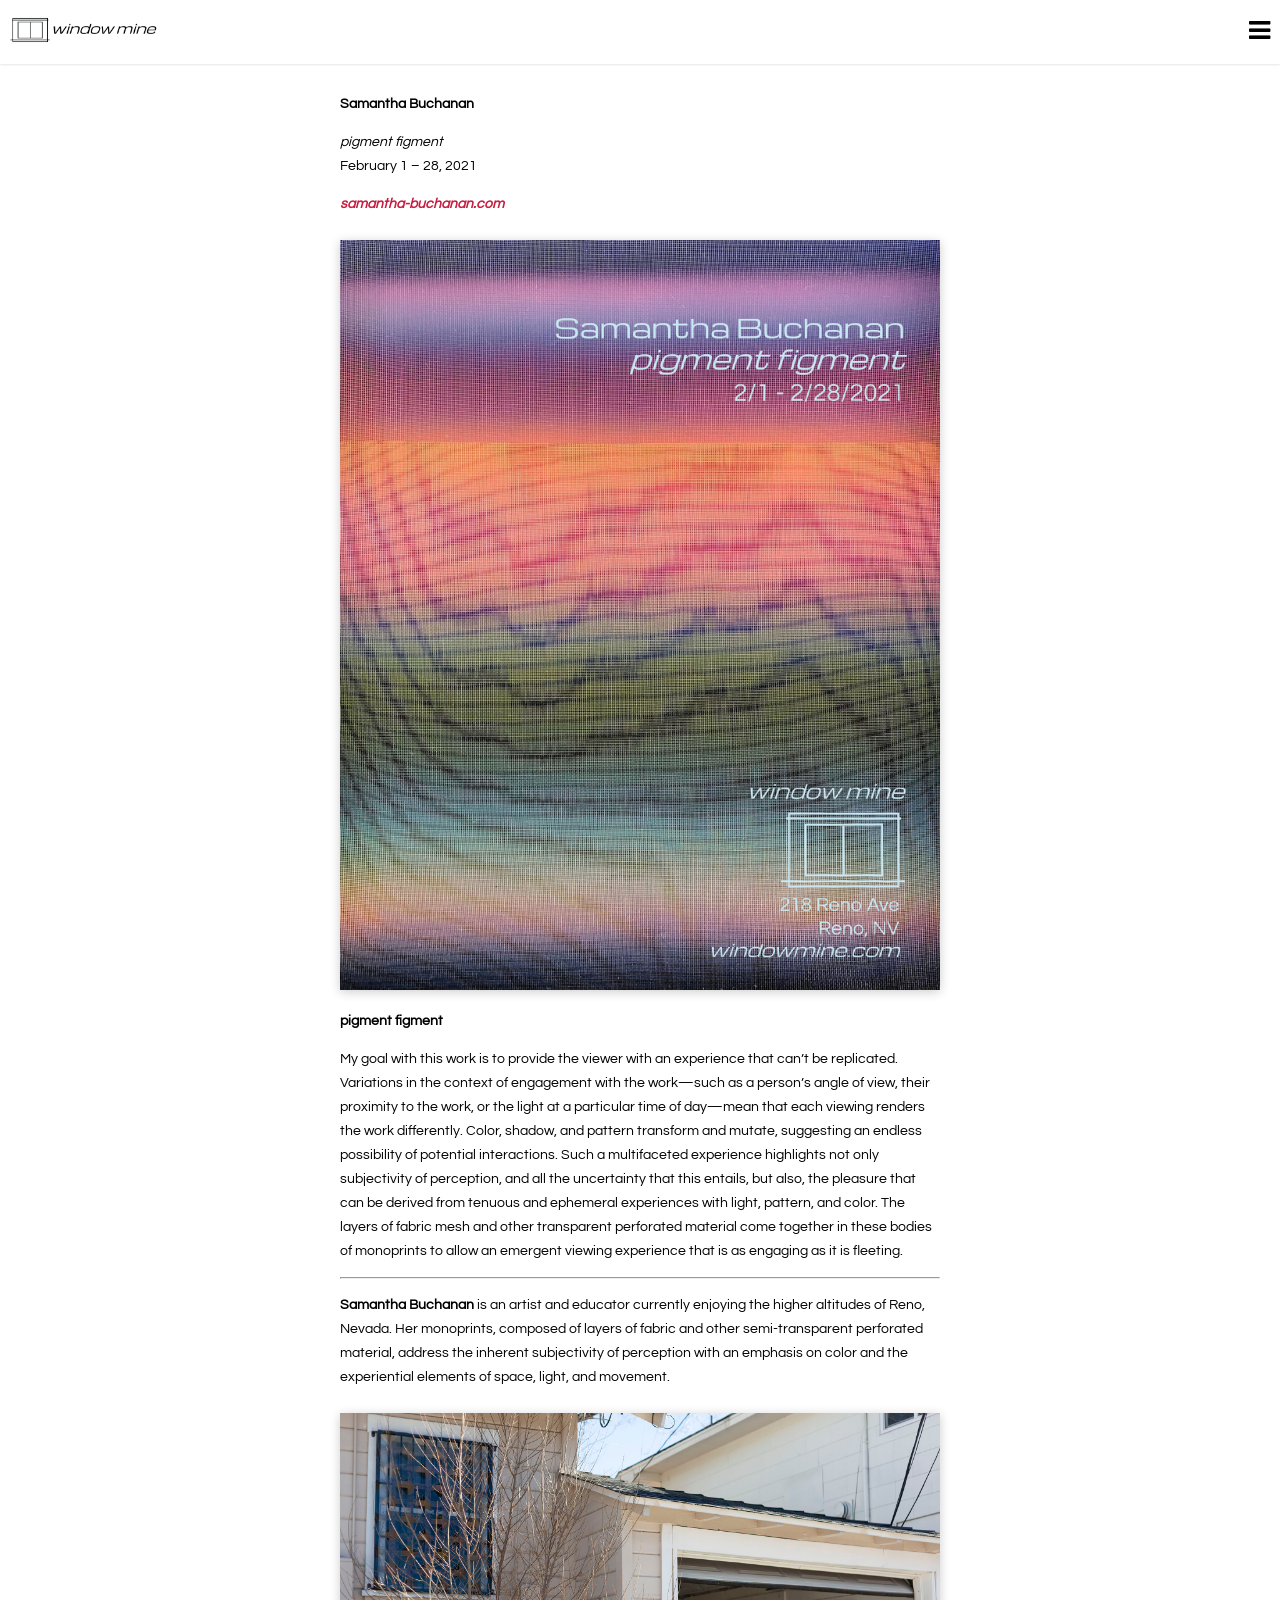
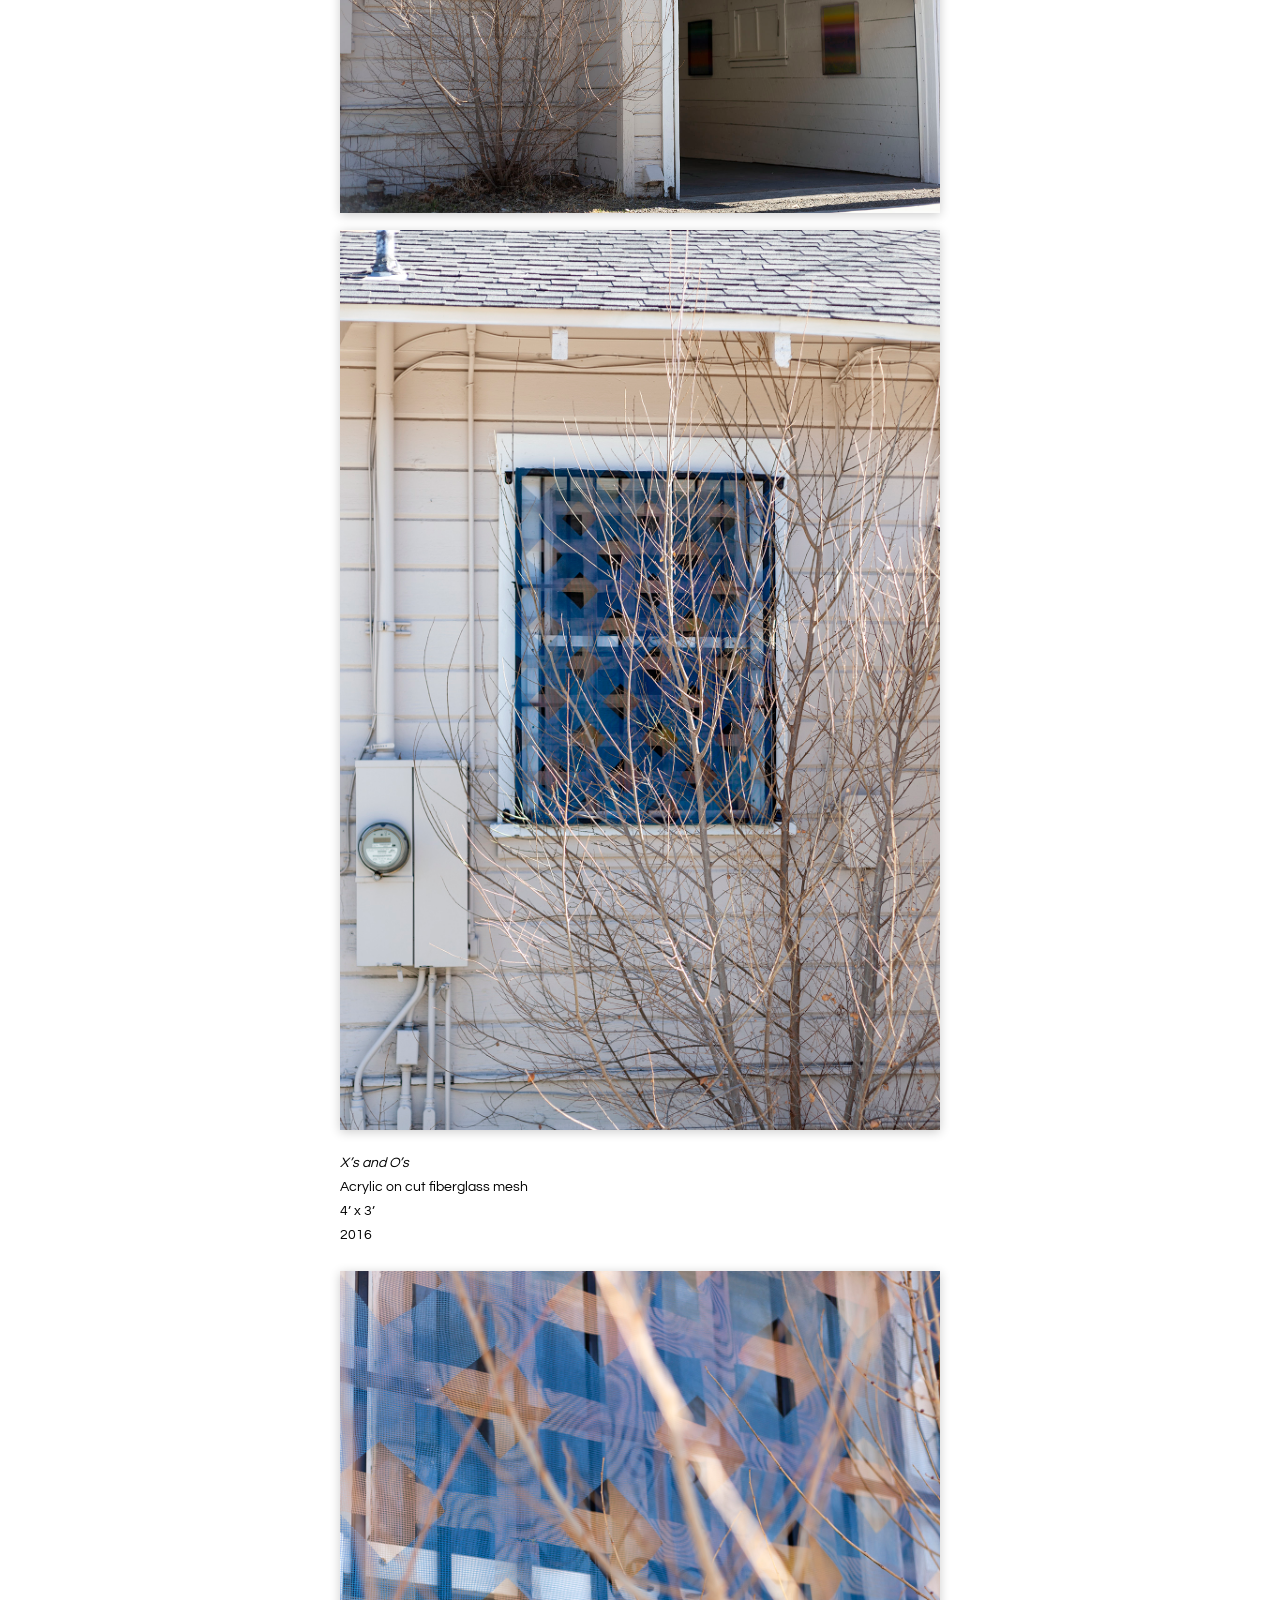
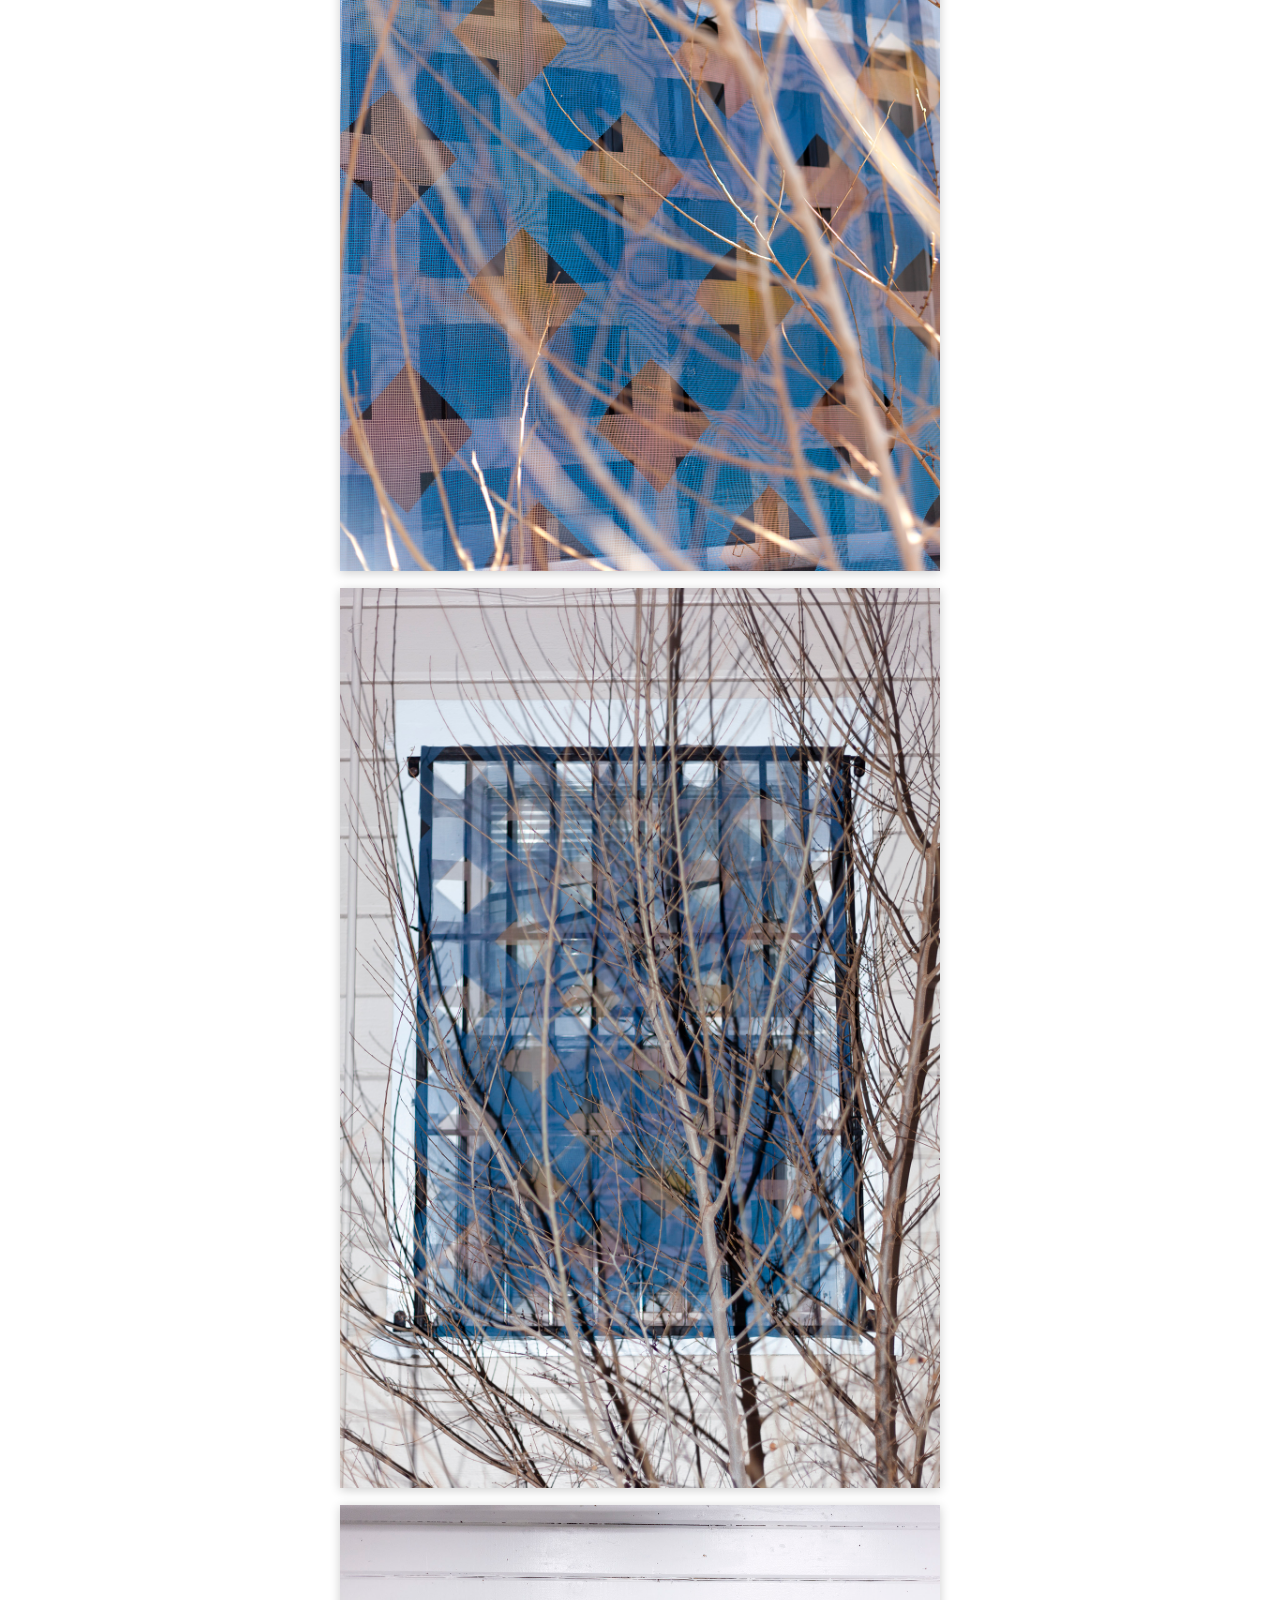
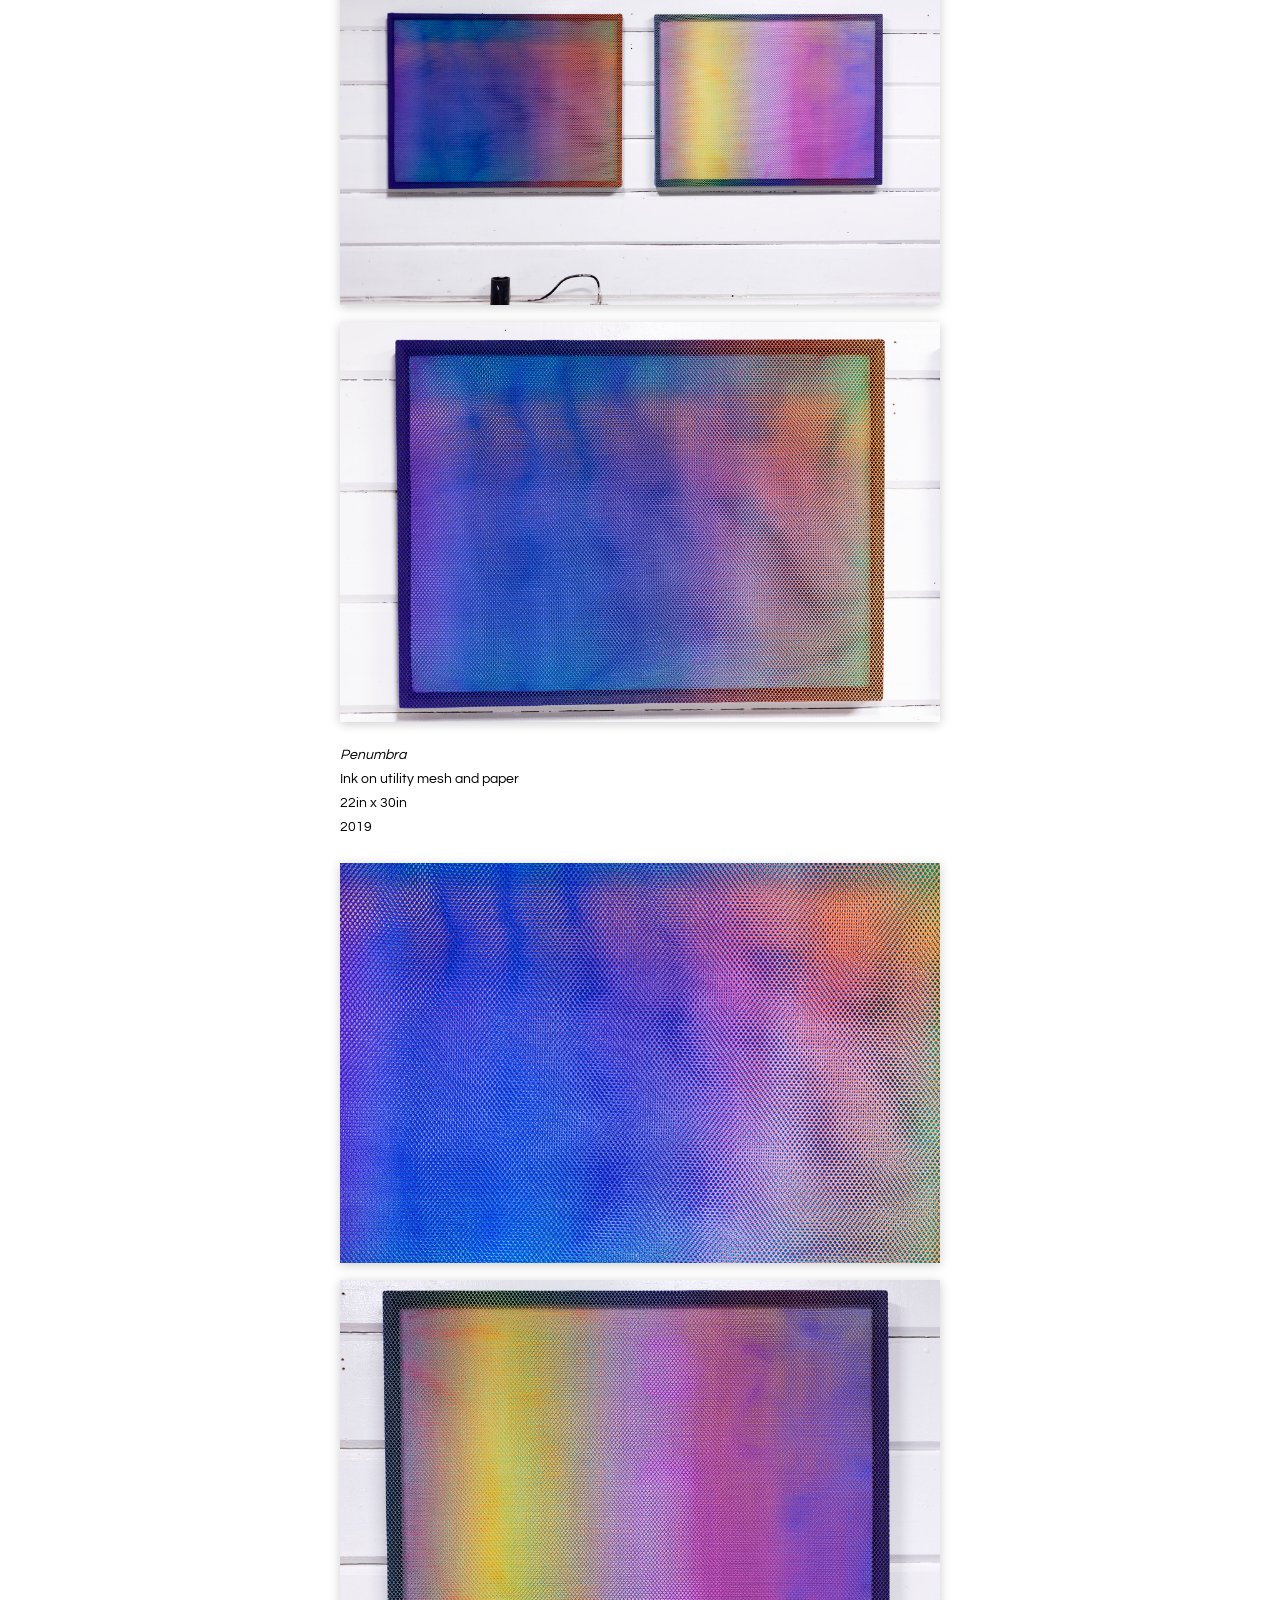
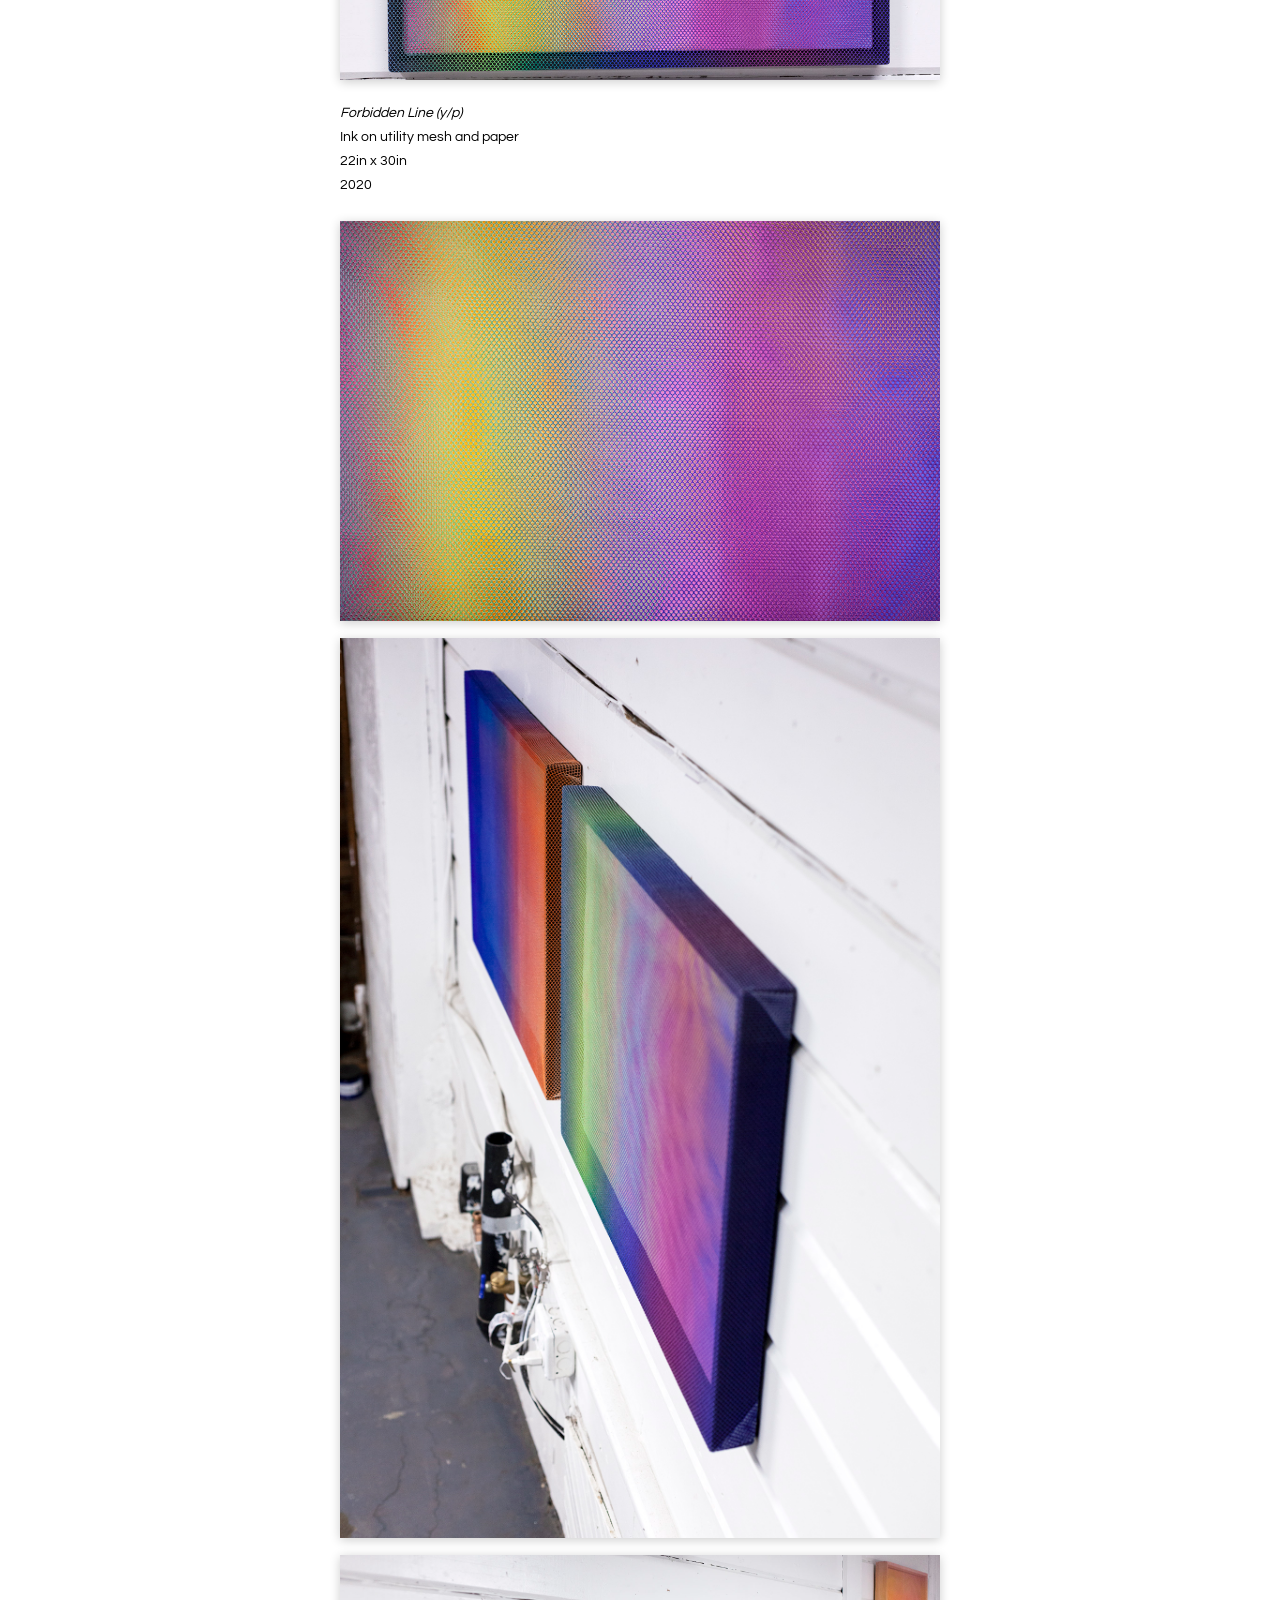
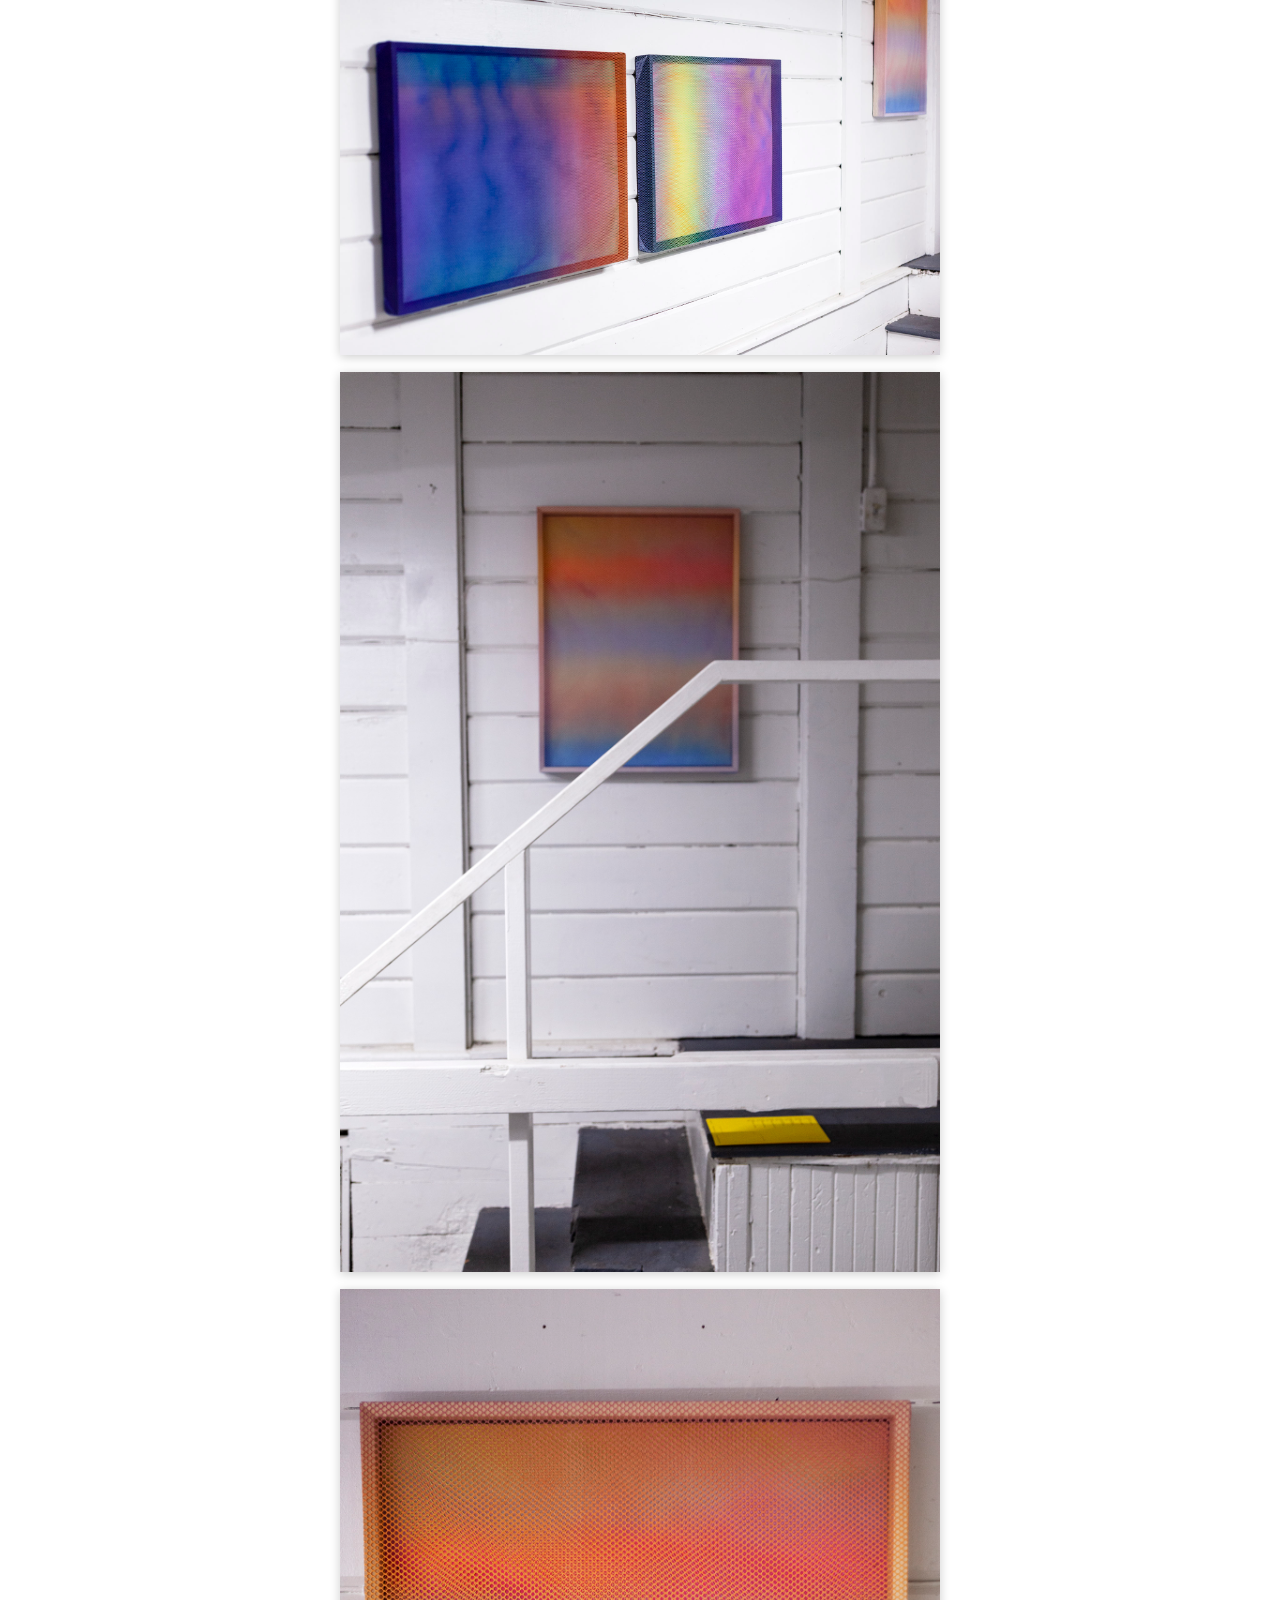
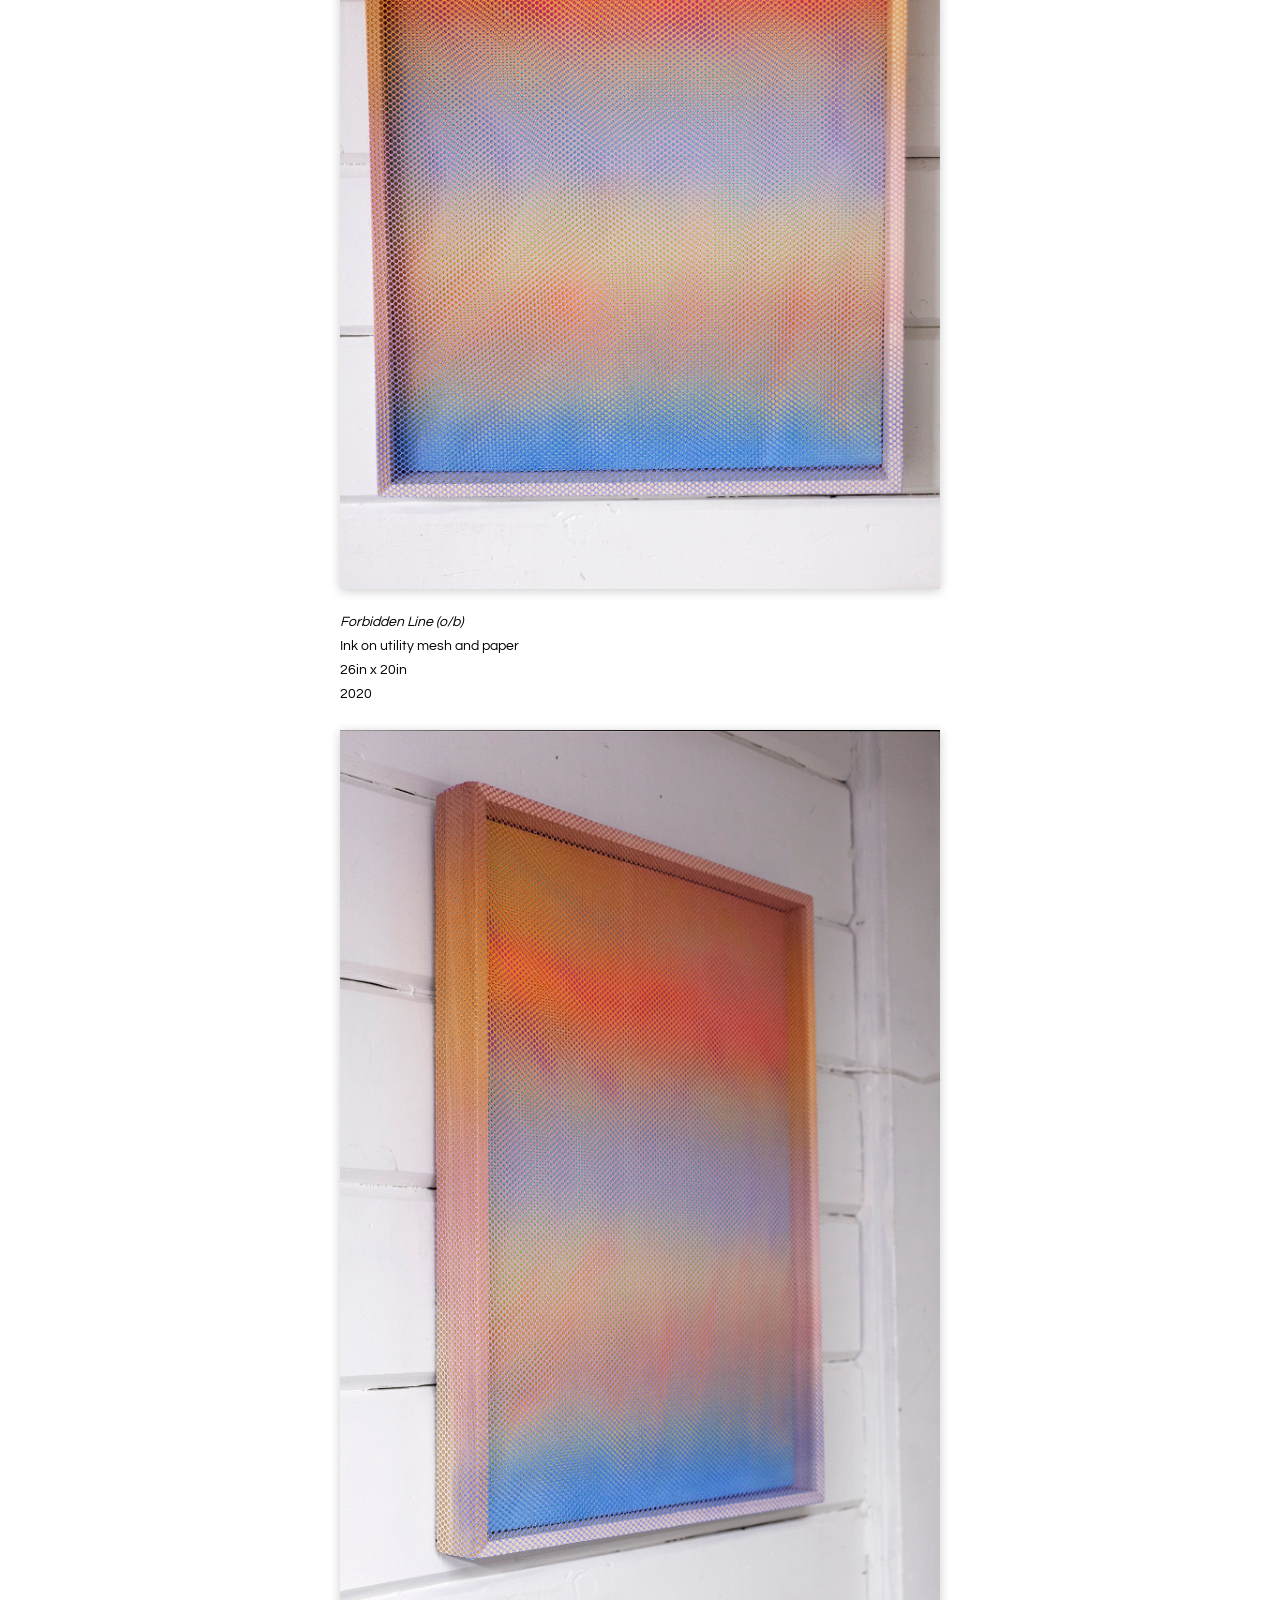
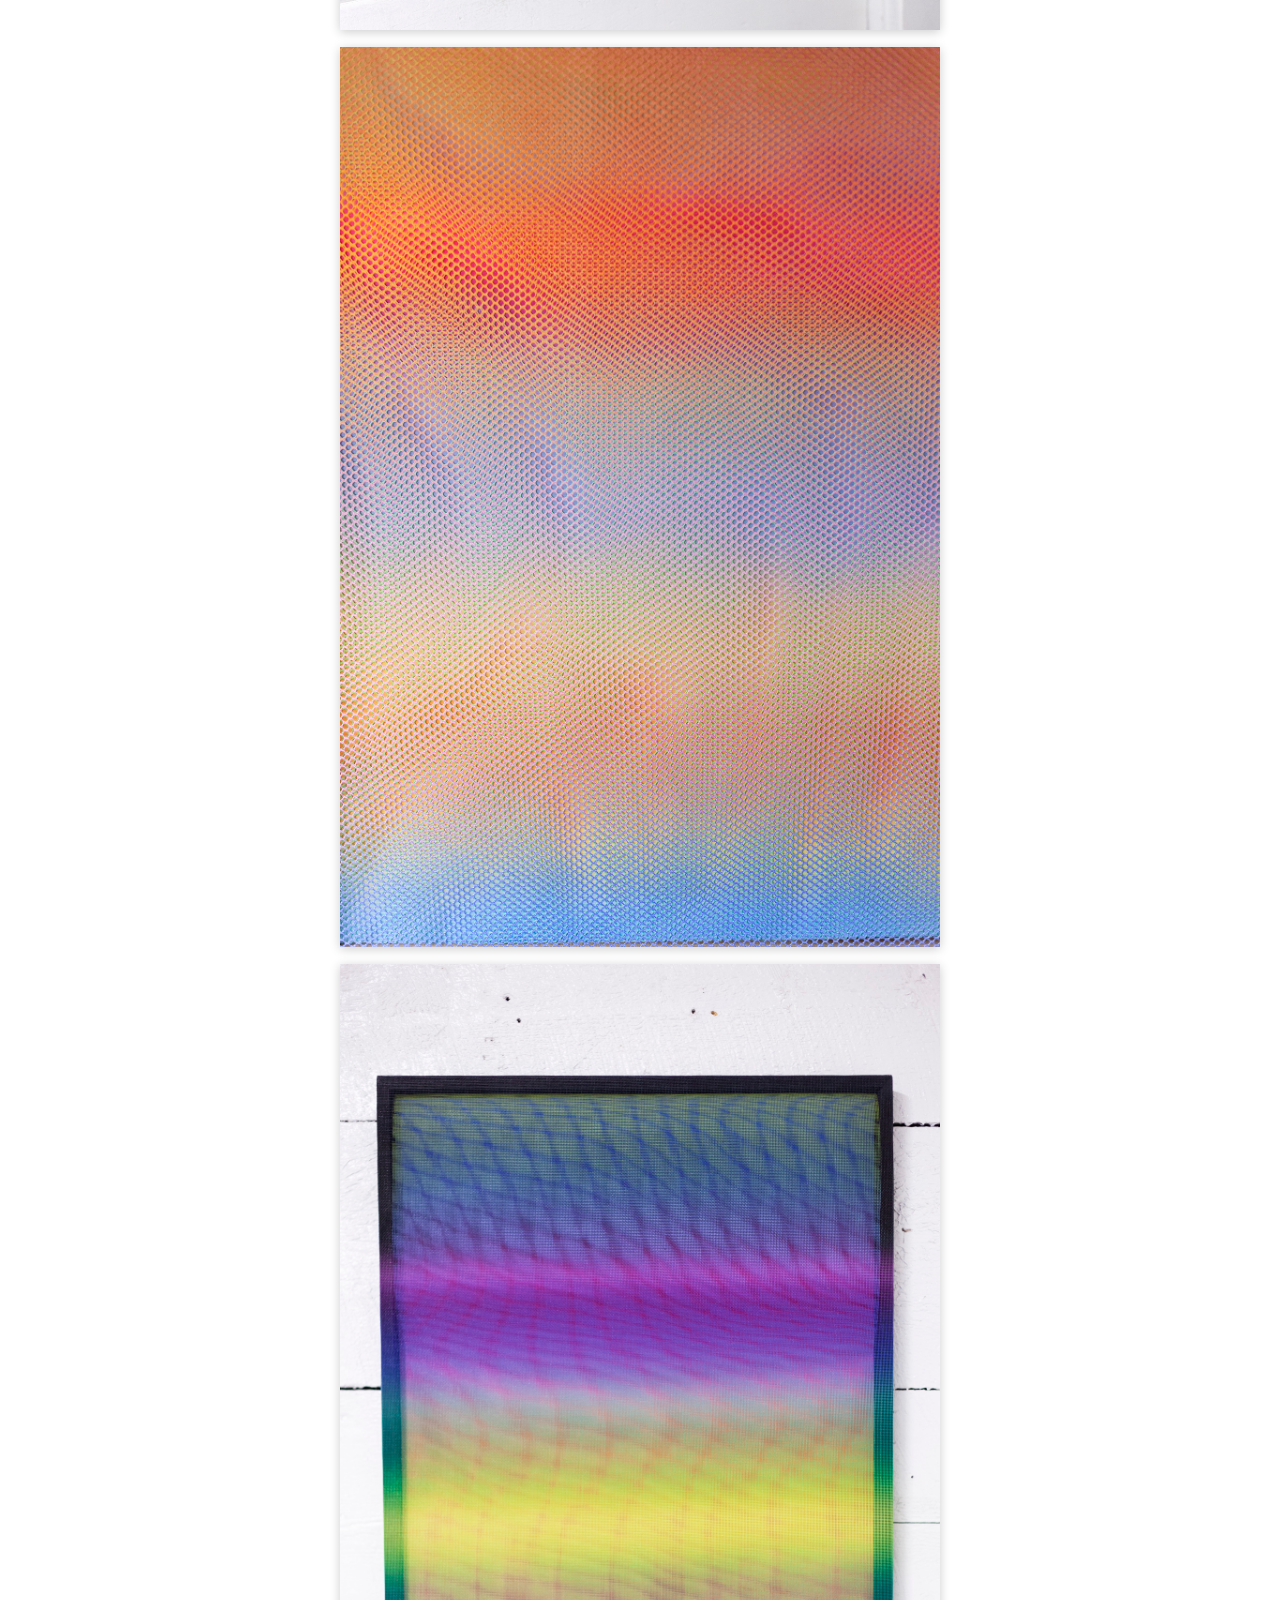
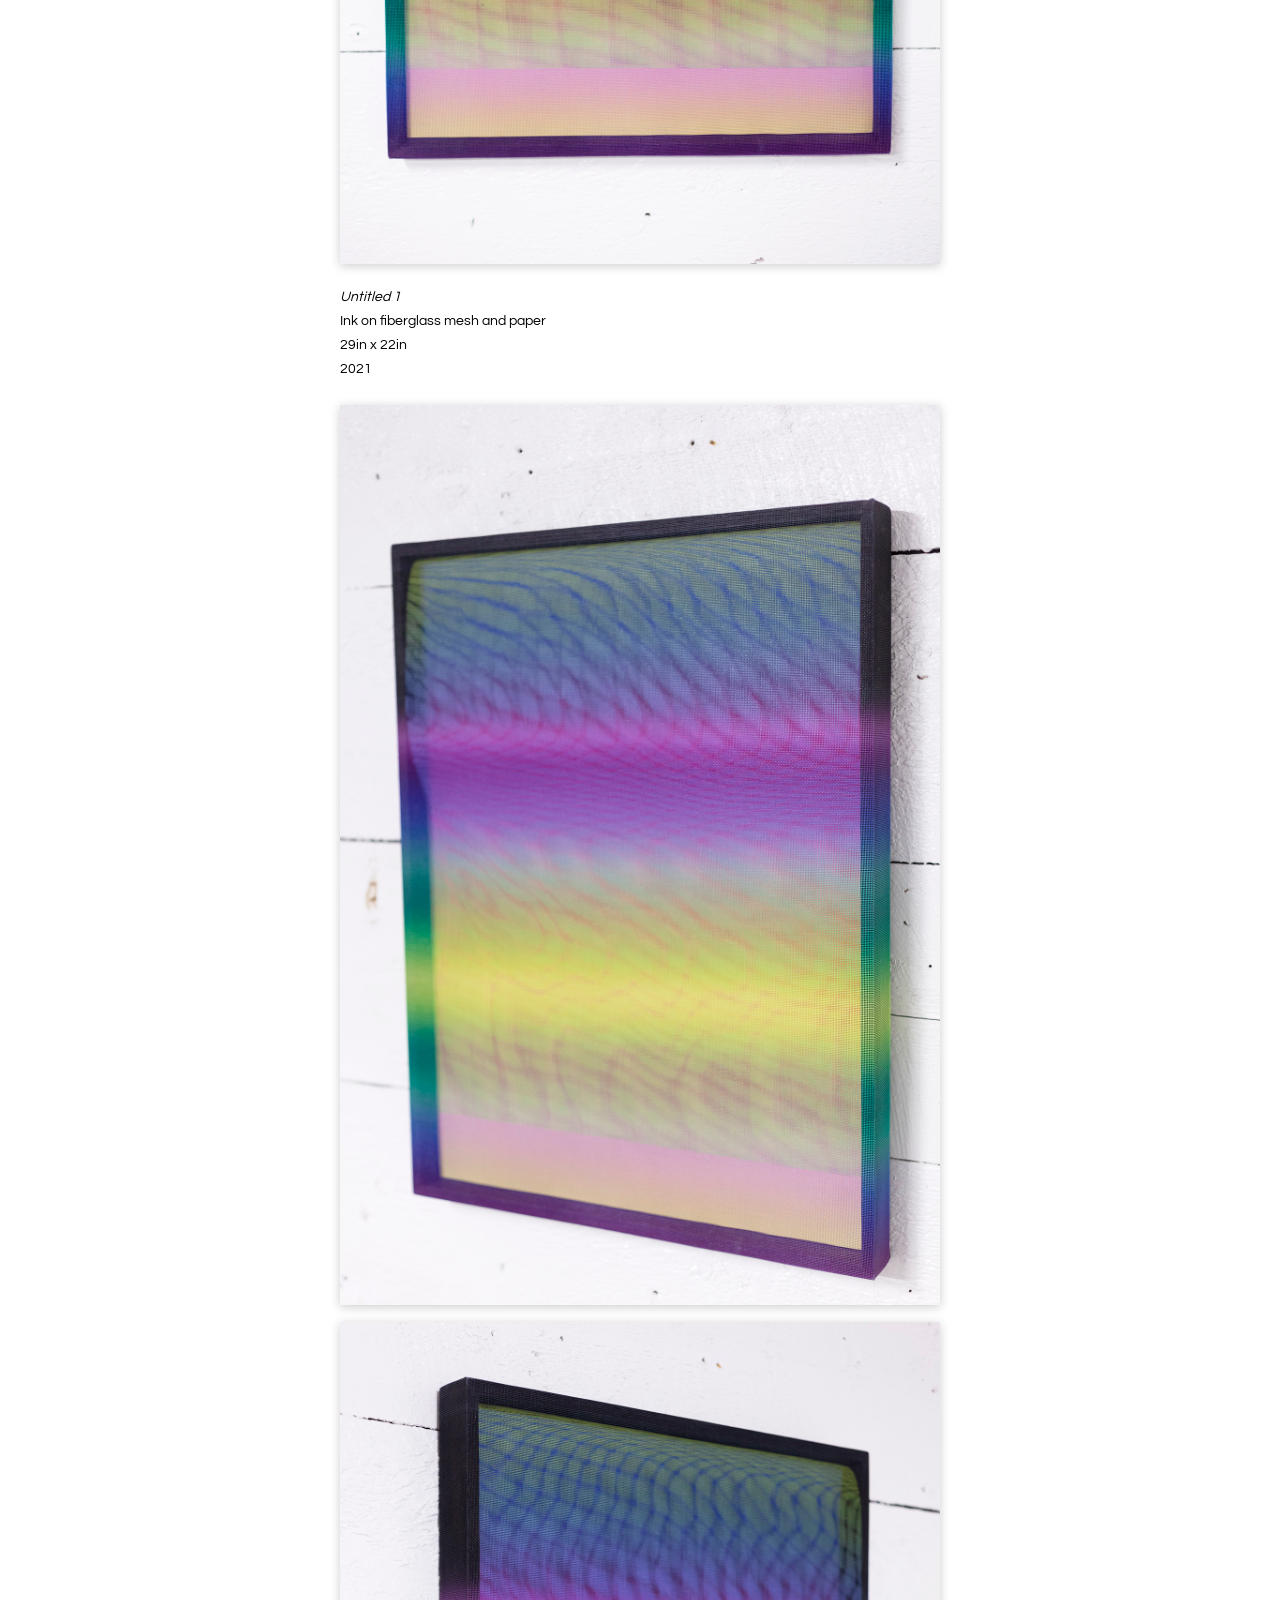
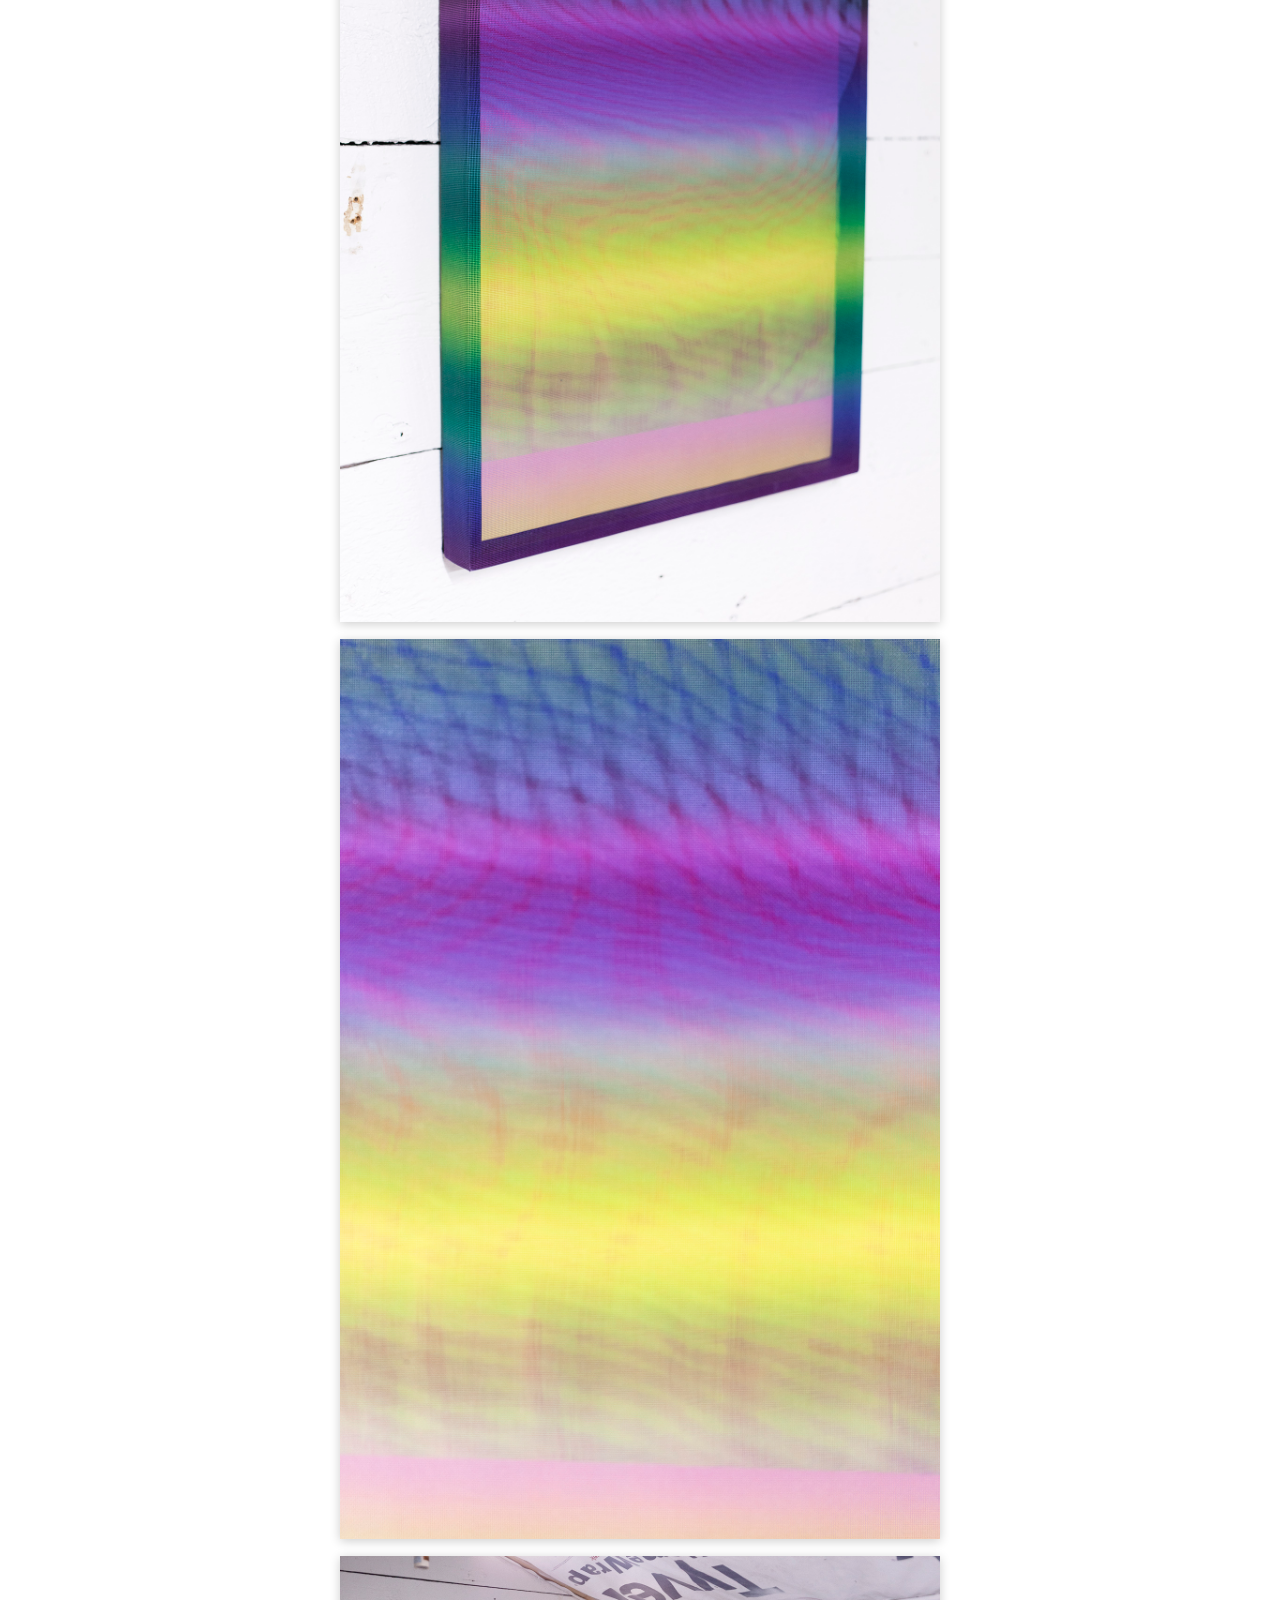
<file: samantha-buchanan-pigment-figment.html>
<!DOCTYPE html>
<html lang="en">

<head>
    <meta charset="UTF-8">
    <meta http-equiv="X-UA-Compatible" content="ie=edge">
    <meta name="viewport" content="width=device-width, initial-scale=1.0">
    <title>window mine</title>
    <link rel="shortcut icon" href="images/favicon.jpg">
<link rel="stylesheet" href="https://cdnjs.cloudflare.com/ajax/libs/font-awesome/4.7.0/css/font-awesome.min.css">
<link rel="stylesheet" href="shared.css">
</head>
<body>

<!-- Simulate a smartphone / tablet -->
<div class="main-header">

  <div id="mySidenav" class="sidenav">
    <a href="javascript:void(0)" class="closebtn" onclick="closeNav()">&times;</a>
    <strong><u><i><a href="#">Archive</a></i></u></strong>
    <a href="biggest-little-kisses">Biggest Little Kisses</a>
    <a href="vanishing-point">Vanishing Point</a>
    <a href="omar-pierce-bygones">Omar Pierce</a>
    <a href="john-knight-fools-paradise">John Knight</a>
    <a href="alberto-garcia-rodriguez-breathing-down-my-neck">Alberto Garcia Rodriguez</a>
    <a href="ally-messer-petals-from-daisies">Ally Messer</a>
    <a href="samantha-buchanan-pigment-figment">Samantha Buchanan</a>
    <a href="kellee-morgado-alter">Kellee Morgado</a>
    <a href="noah-greene-the-house-is-shallow">Noah Greene</a>
    <a href="ashley-westwood-ruination">Ashley Westwood</a>
    <a href="fiona-mcelhany-party">Fiona McElhany</a>
    <a href="ray-mueller-ties-that-bind">Ray Mueller</a>
    <strong><a href="about">About</a></strong>
    <i><a href="mailto:windowmine2020@gmail.com" target="_blank">windowmine2020@gmail.com</a></i>
    <i><a href="https://www.instagram.com/window.mine/" target="_blank">instagram.com/window.mine</a></i>
  </div>

  <!-- Top Navigation Menu -->
  <div class="topnav">
    <a href="https://windowmine.com/" class="active"><img src="images/Window-Mine-Logo.png"></a>
    <a href="javascript:void(0);" class="icon" onclick="openNav()">
      <i class="fa fa-bars"></i>
    </a>
  </div>
</div>

<div class="main">
  <h1>Samantha Buchanan</h1>
  <p><i>pigment figment</i><br>February 1 – 28, 2021</p>
  <p><a href="https://samantha-buchanan.com/home.html" target="_blank">samantha-buchanan.com</a></p>
  <img class="myImg" src="images/window mine - Samantha Buchanan - pigment figment - Flyer.jpg">
  <h2>pigment figment</h2>
  <p>
    My goal with this work is to provide the viewer with an experience that can’t be replicated. 
    Variations in the context of engagement with the work—such as a person’s angle of view, their 
    proximity to the work, or the light at a particular time of day—mean that each viewing renders 
    the work differently. Color, shadow, and pattern transform and mutate, suggesting an endless 
    possibility of potential interactions. Such a multifaceted experience highlights not only 
    subjectivity of perception, and all the uncertainty that this entails, but also, the pleasure that 
    can be derived from tenuous and ephemeral experiences with light, pattern, and color. The layers of 
    fabric mesh and other transparent perforated material come together in these bodies of monoprints to 
    allow an emergent viewing experience that is as engaging as it is fleeting.
  </p>
 
  <hr>
  <p>
    <strong>Samantha Buchanan</strong> is an artist and educator currently enjoying the higher altitudes 
    of Reno, Nevada. Her monoprints, composed of layers of fabric and other semi-transparent perforated 
    material, address the inherent subjectivity of perception with an emphasis on color and the experiential 
    elements of space, light, and movement.
  </p>
  <img class="myImg" src="images/window mine - Samantha Buchanan - pigment figment 01.jpg">
  <img class="myImg" src="images/window mine - Samantha Buchanan - pigment figment 02.jpg">
  <p><i>X’s and O’s</i><br>
    Acrylic on cut fiberglass mesh<br>
    4’ x 3’<br>
    2016
  </p>
  <img class="myImg" src="images/window mine - Samantha Buchanan - pigment figment 03.jpg">
  <img class="myImg" src="images/window mine - Samantha Buchanan - pigment figment 04.jpg">
  <img class="myImg" src="images/window mine - Samantha Buchanan - pigment figment 05.jpg">
  <img class="myImg" src="images/window mine - Samantha Buchanan - pigment figment 06.jpg">
  <p><i>Penumbra</i><br>
    Ink on utility mesh and paper<br>
    22in x 30in<br>
    2019
  </p>
  <img class="myImg" src="images/window mine - Samantha Buchanan - pigment figment 07.jpg">
  <img class="myImg" src="images/window mine - Samantha Buchanan - pigment figment 08.jpg">
  <p><i>Forbidden Line (y/p)</i><br>
    Ink on utility mesh and paper<br>
    22in x 30in<br>
    2020
  </p>
  <img class="myImg" src="images/window mine - Samantha Buchanan - pigment figment 09.jpg">
  <img class="myImg" src="images/window mine - Samantha Buchanan - pigment figment 10.jpg">
  <img class="myImg" src="images/window mine - Samantha Buchanan - pigment figment 11.jpg">
  <img class="myImg" src="images/window mine - Samantha Buchanan - pigment figment 12.jpg">
  <img class="myImg" src="images/window mine - Samantha Buchanan - pigment figment 13.jpg">
  <p><i>Forbidden Line (o/b)</i><br>
    Ink on utility mesh and paper<br>
    26in x 20in<br>
    2020
  </p>
  <img class="myImg" src="images/window mine - Samantha Buchanan - pigment figment 14.jpg">
  <img class="myImg" src="images/window mine - Samantha Buchanan - pigment figment 15.jpg">
  <img class="myImg" src="images/window mine - Samantha Buchanan - pigment figment 16.jpg">
  <p><i>Untitled 1</i><br>
    Ink on fiberglass mesh and paper<br>
    29in x 22in<br>
    2021
  </p>
  <img class="myImg" src="images/window mine - Samantha Buchanan - pigment figment 17.jpg">
  <img class="myImg" src="images/window mine - Samantha Buchanan - pigment figment 18.jpg">
  <img class="myImg" src="images/window mine - Samantha Buchanan - pigment figment 19.jpg">
  <img class="myImg" src="images/window mine - Samantha Buchanan - pigment figment 20.jpg">
  <img class="myImg" src="images/window mine - Samantha Buchanan - pigment figment 21.jpg">
  <p><i>Untitled 2</i><br>
    Ink on fiberglass mesh and paper<br>
    29in x 22in<br>
    2021
  </p>
  <img class="myImg" src="images/window mine - Samantha Buchanan - pigment figment 22.jpg">
  <img class="myImg" src="images/window mine - Samantha Buchanan - pigment figment 23.jpg">
  <img class="myImg" src="images/window mine - Samantha Buchanan - pigment figment 24.jpg">
  <img class="myImg" src="images/window mine - Samantha Buchanan - pigment figment 25.jpg">
  <img class="myImg" src="images/window mine - Samantha Buchanan - pigment figment 26.jpg">
  <p><i>Untitled 3</i><br>
    Ink on fiberglass mesh and paper<br>
    29in x 22in<br>
    2021
  </p>
  <img class="myImg" src="images/window mine - Samantha Buchanan - pigment figment 27.jpg">
  <img class="myImg" src="images/window mine - Samantha Buchanan - pigment figment 28.jpg">
  <img class="myImg" src="images/window mine - Samantha Buchanan - pigment figment 29.jpg">
  <img class="myImg" src="images/window mine - Samantha Buchanan - pigment figment 30.jpg">
</div>

<!-- The Modal -->
<div id="myModal" class="modal">
  <span class="close">&times;</span>
  <img class="modal-content" id="img01">
  <!-- <div id="caption"></div> -->
</div>

<script src="shared.js"></script>

</body>
</html>
</file>
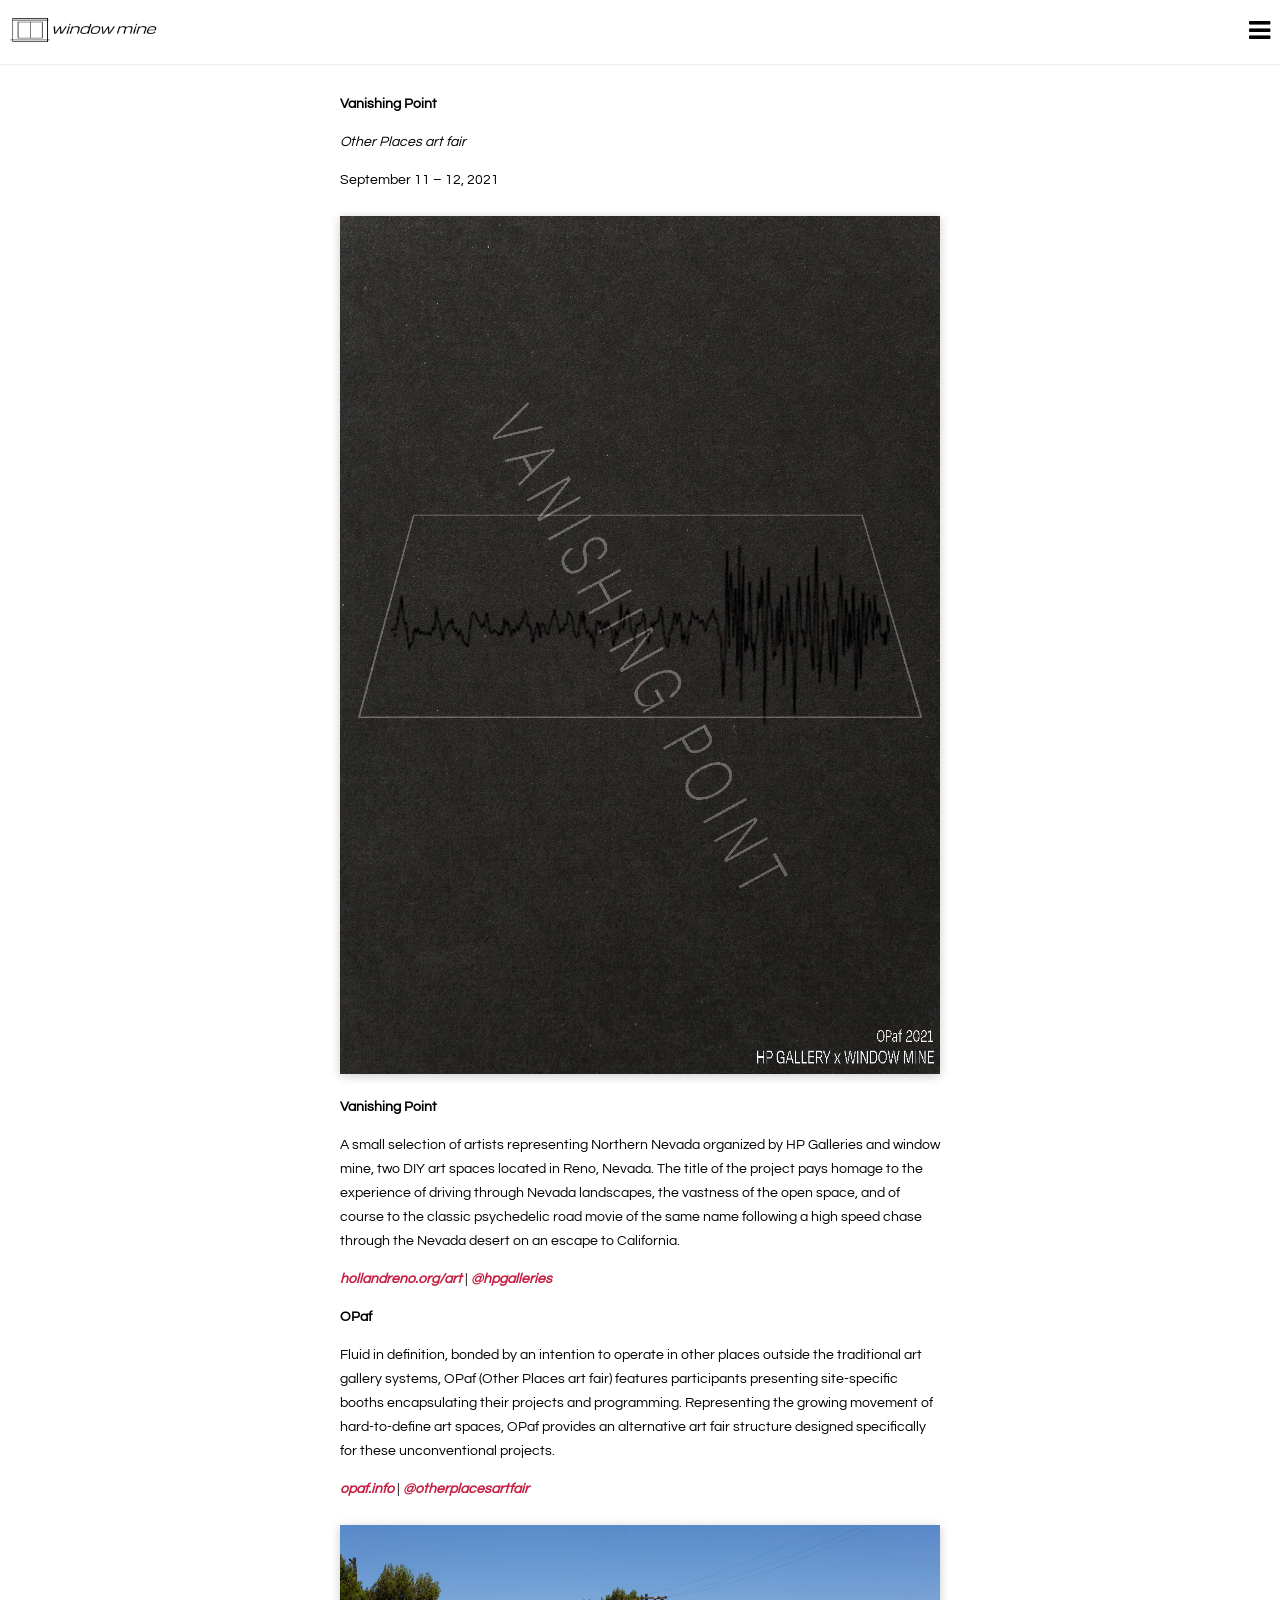
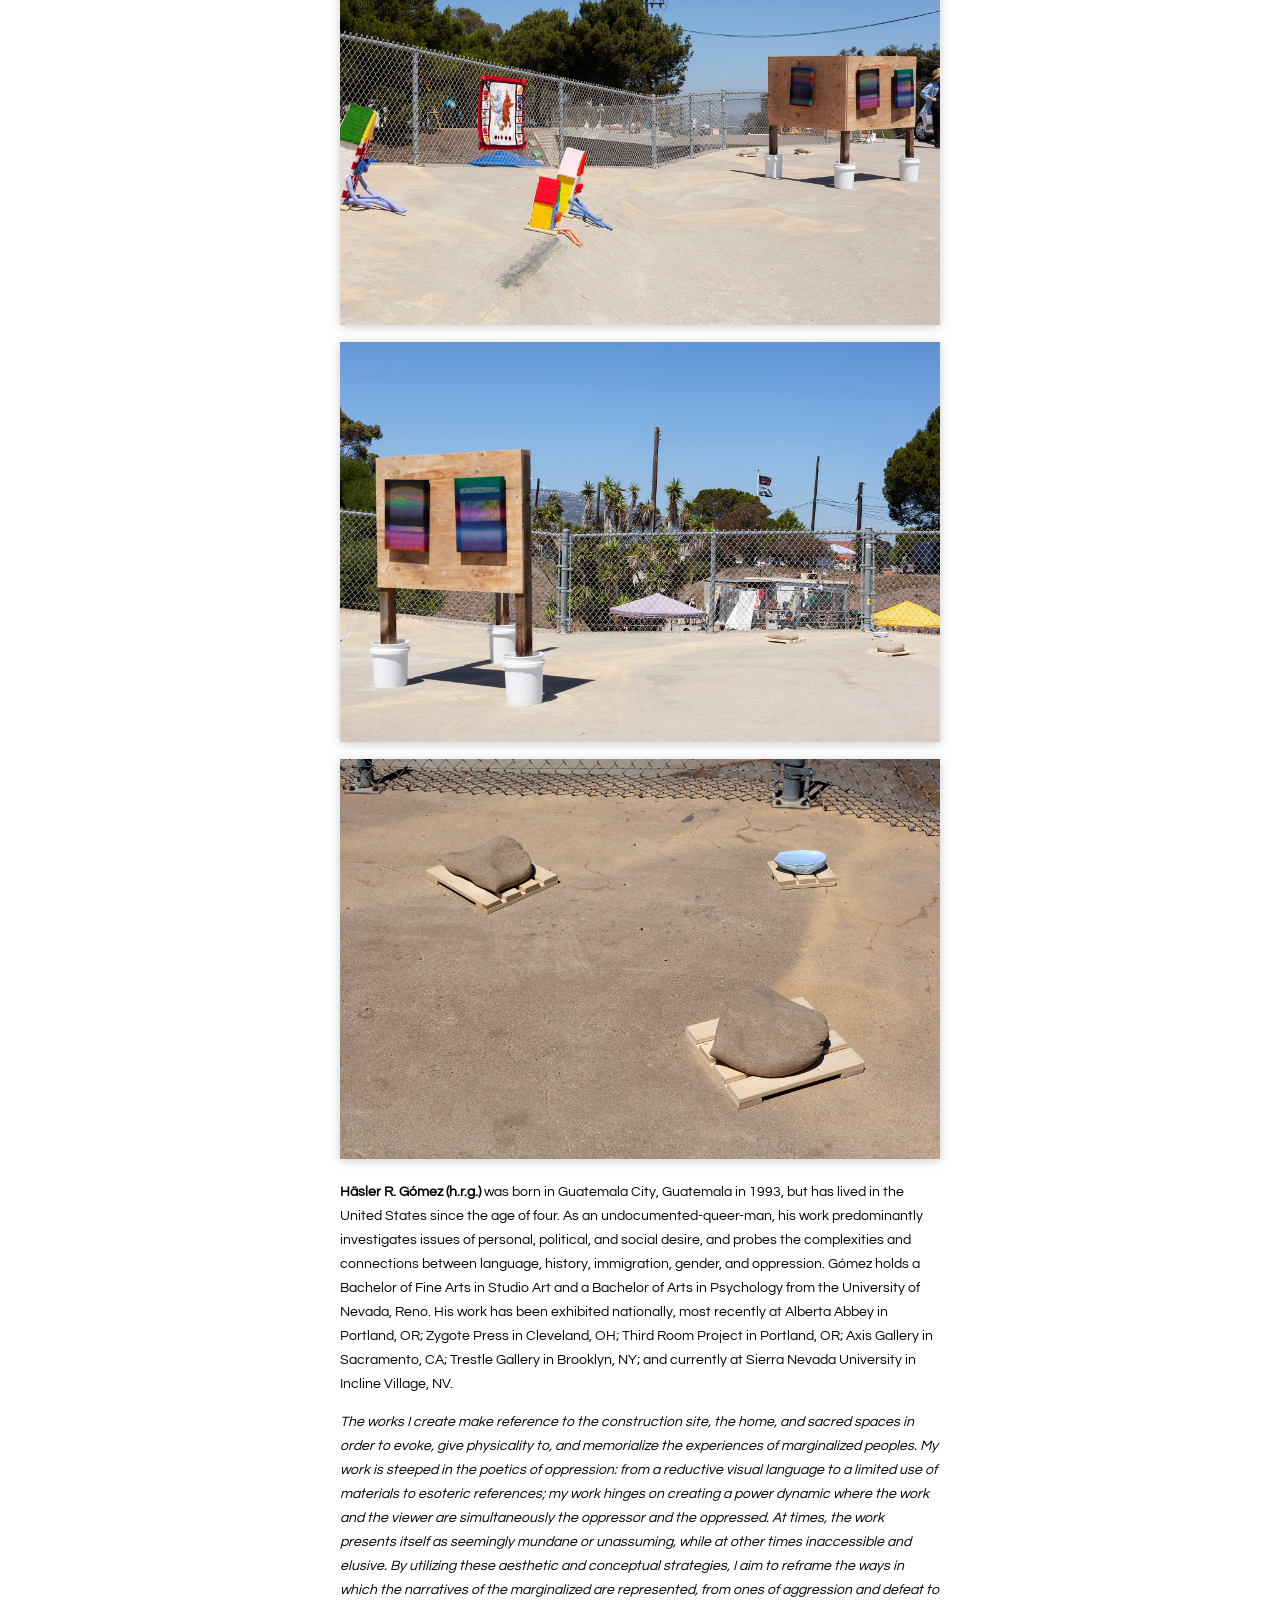
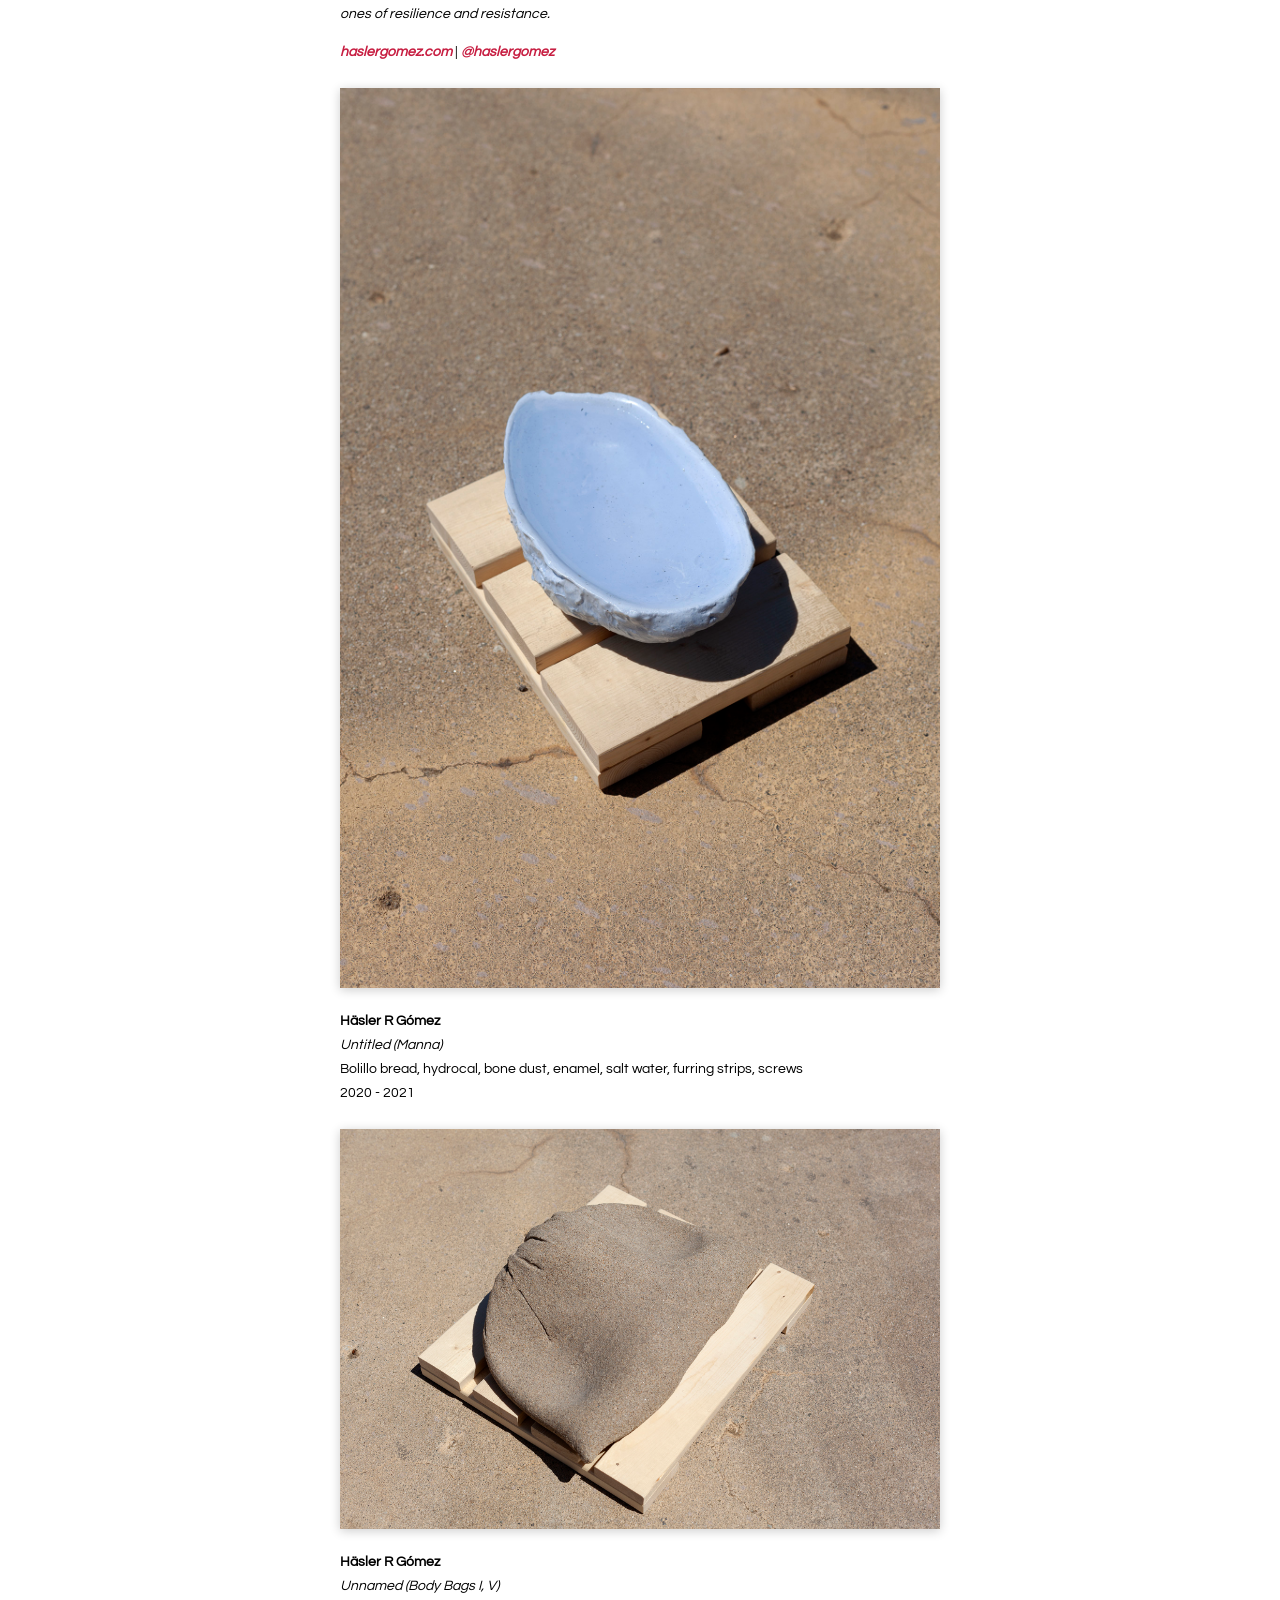
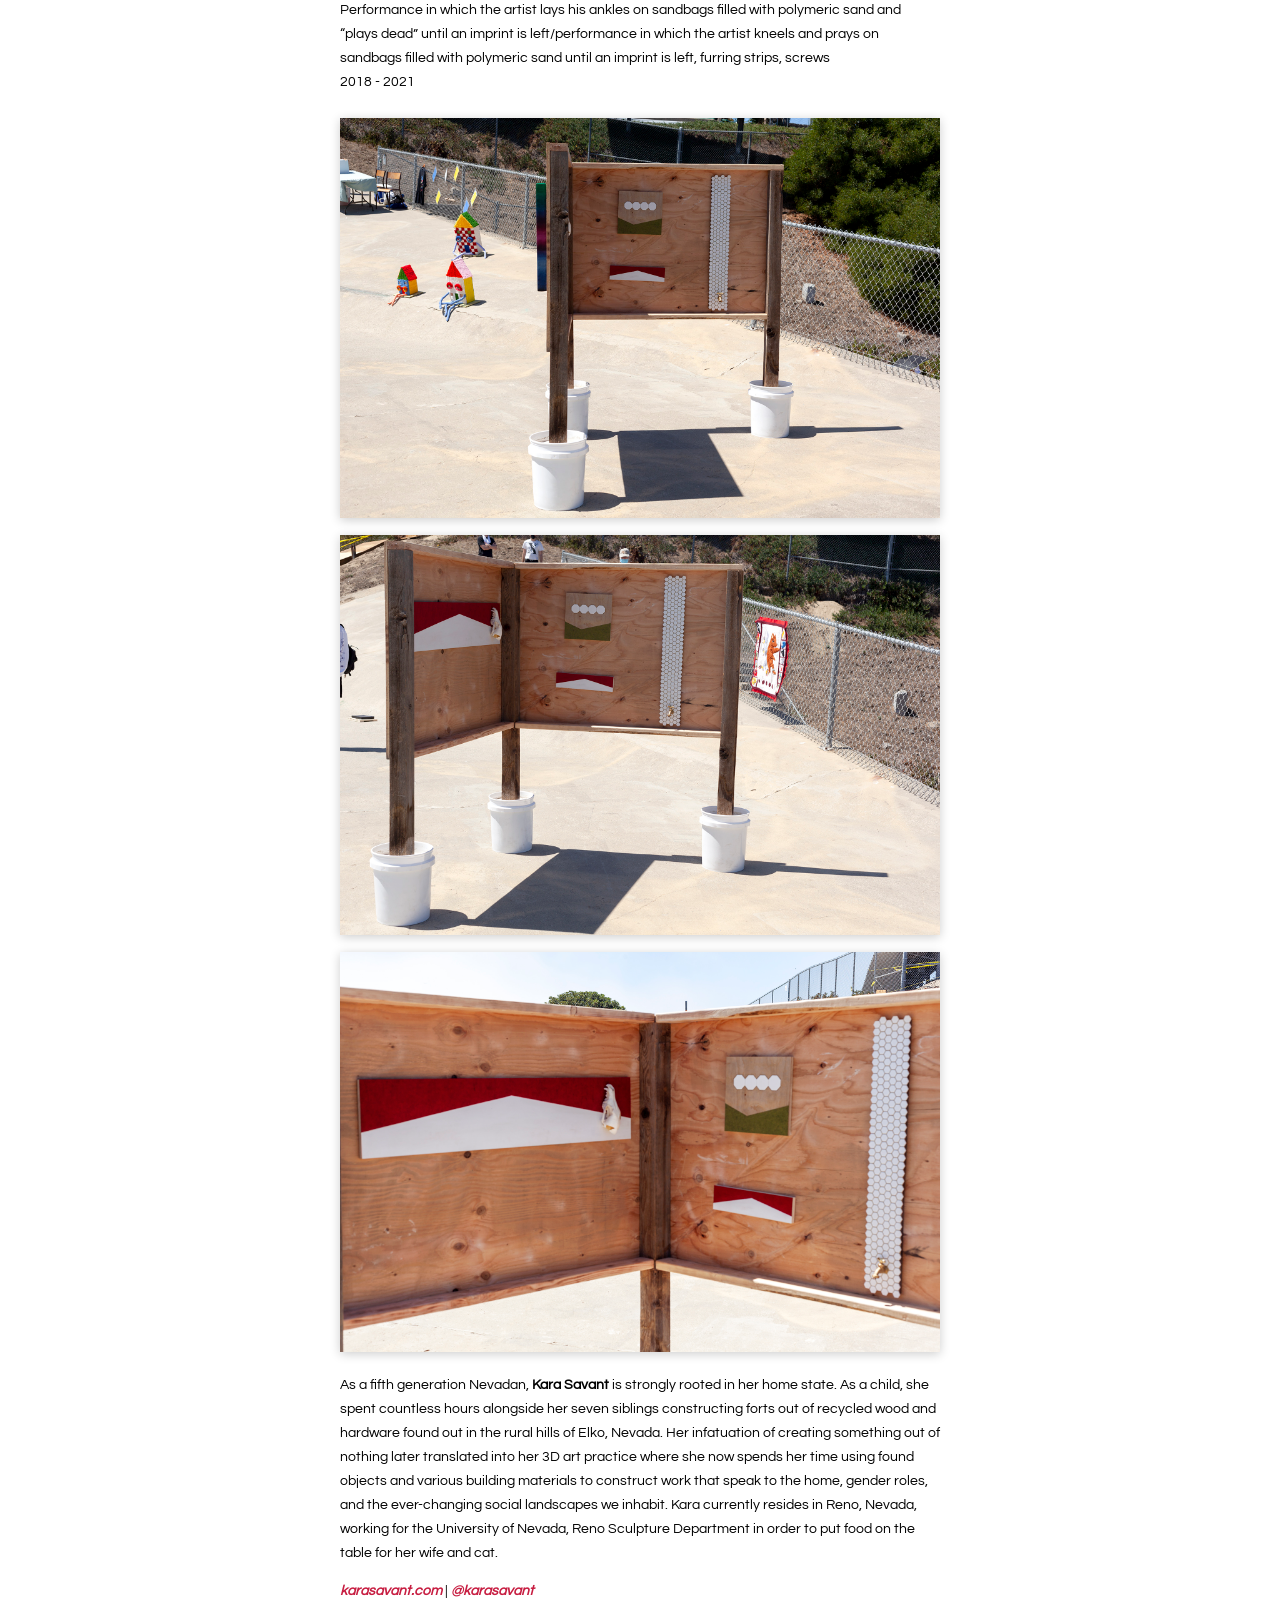
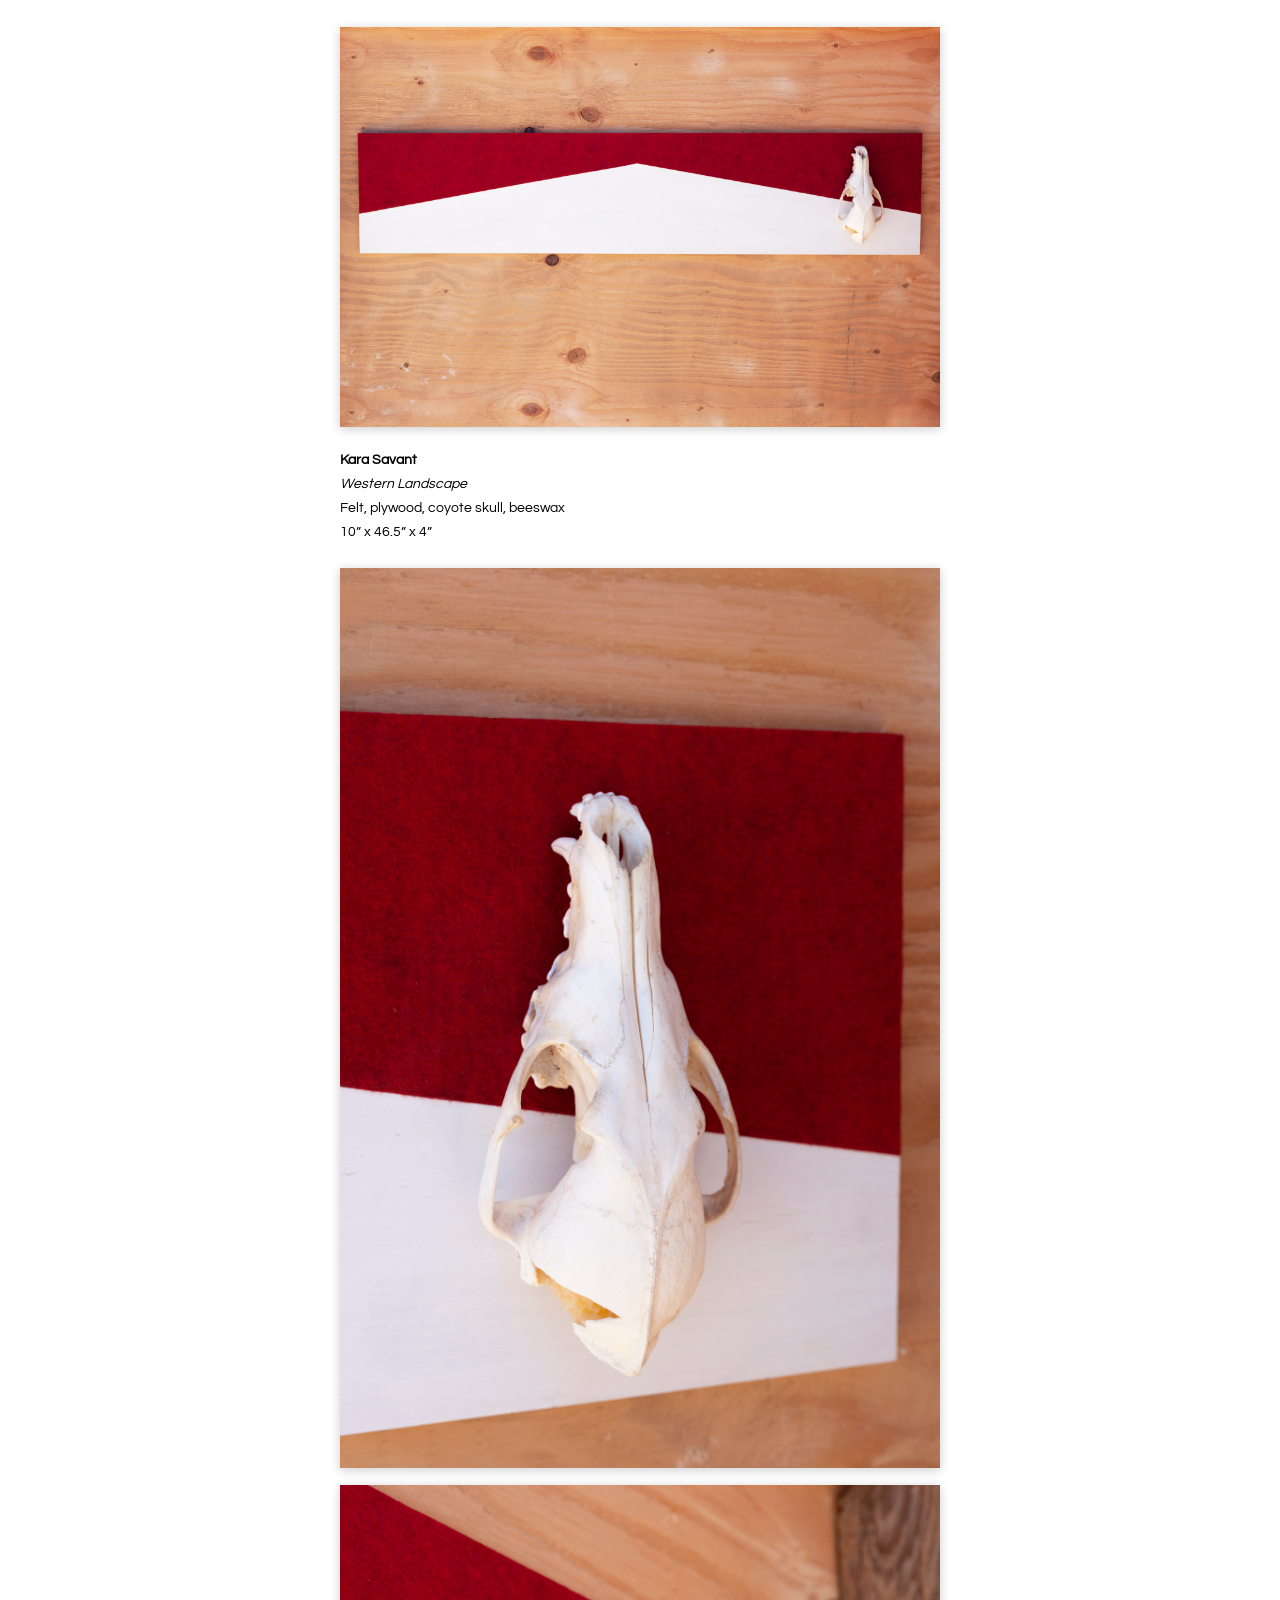
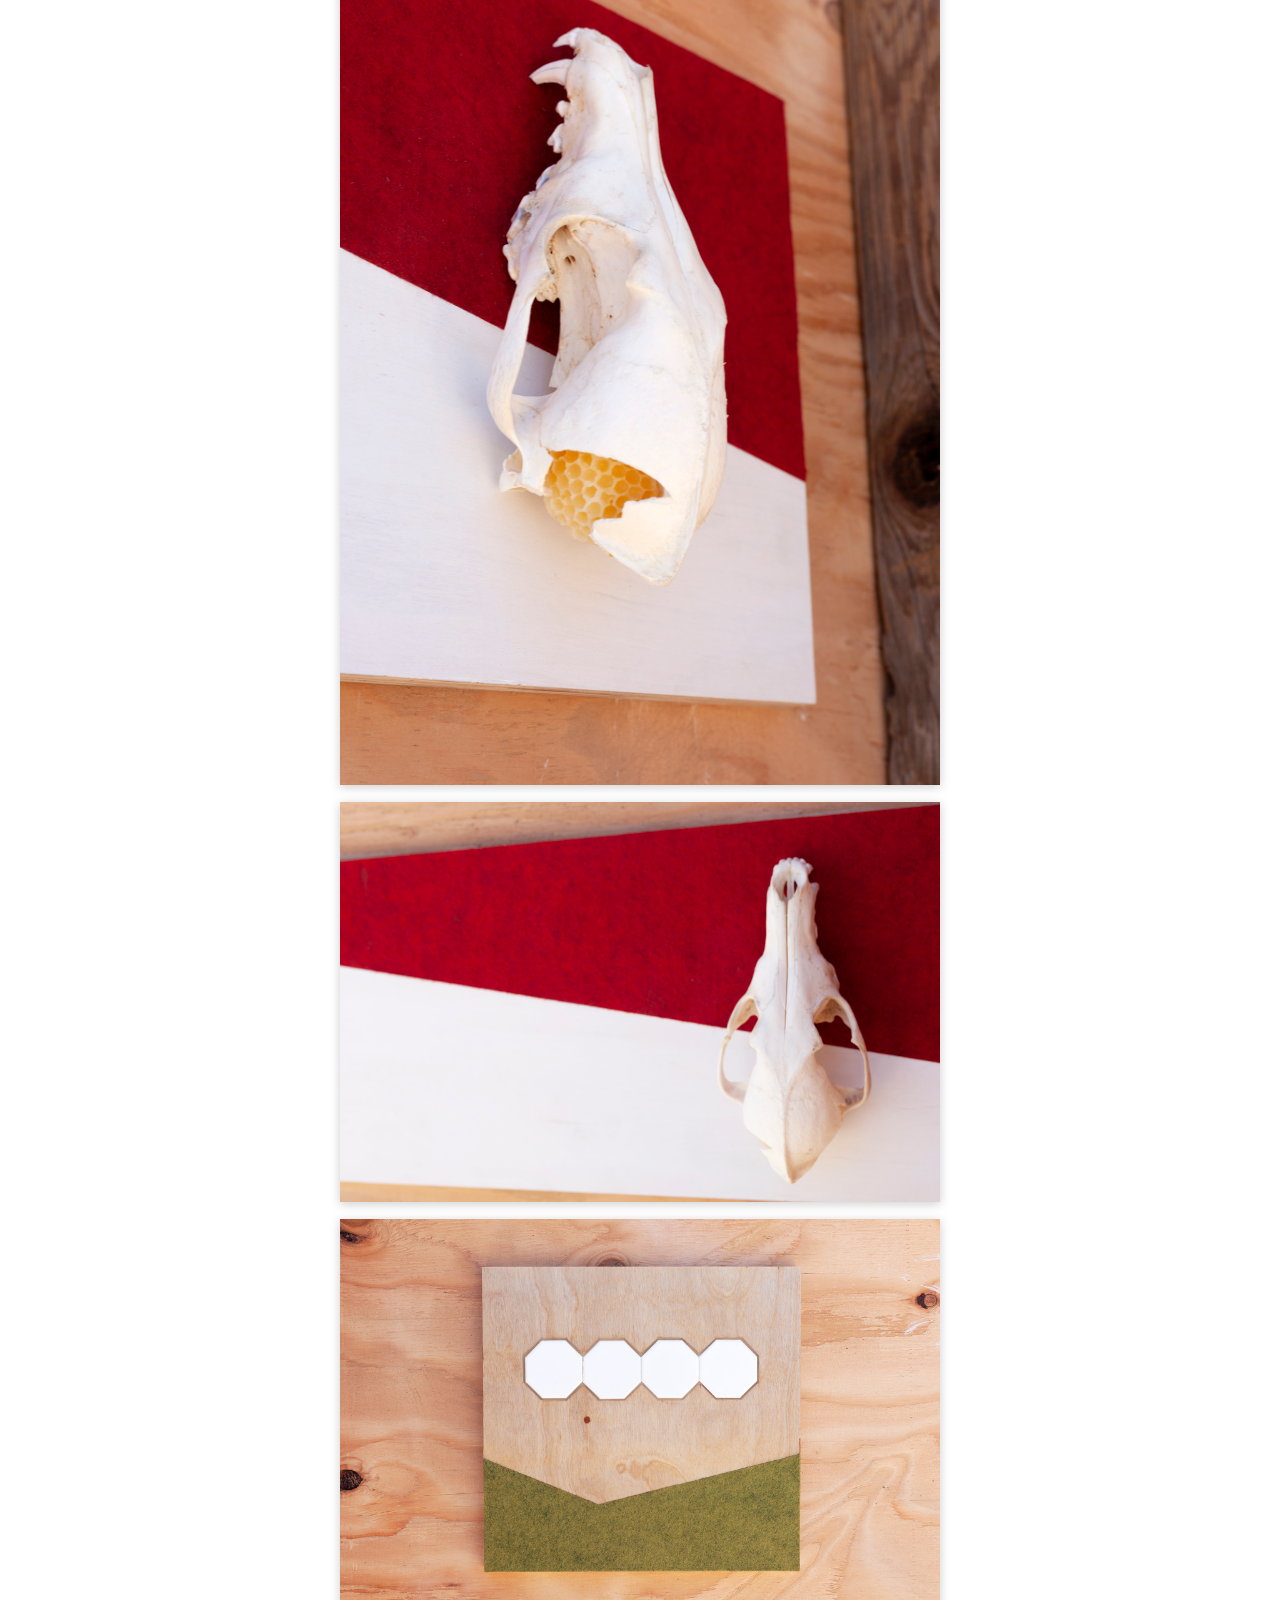
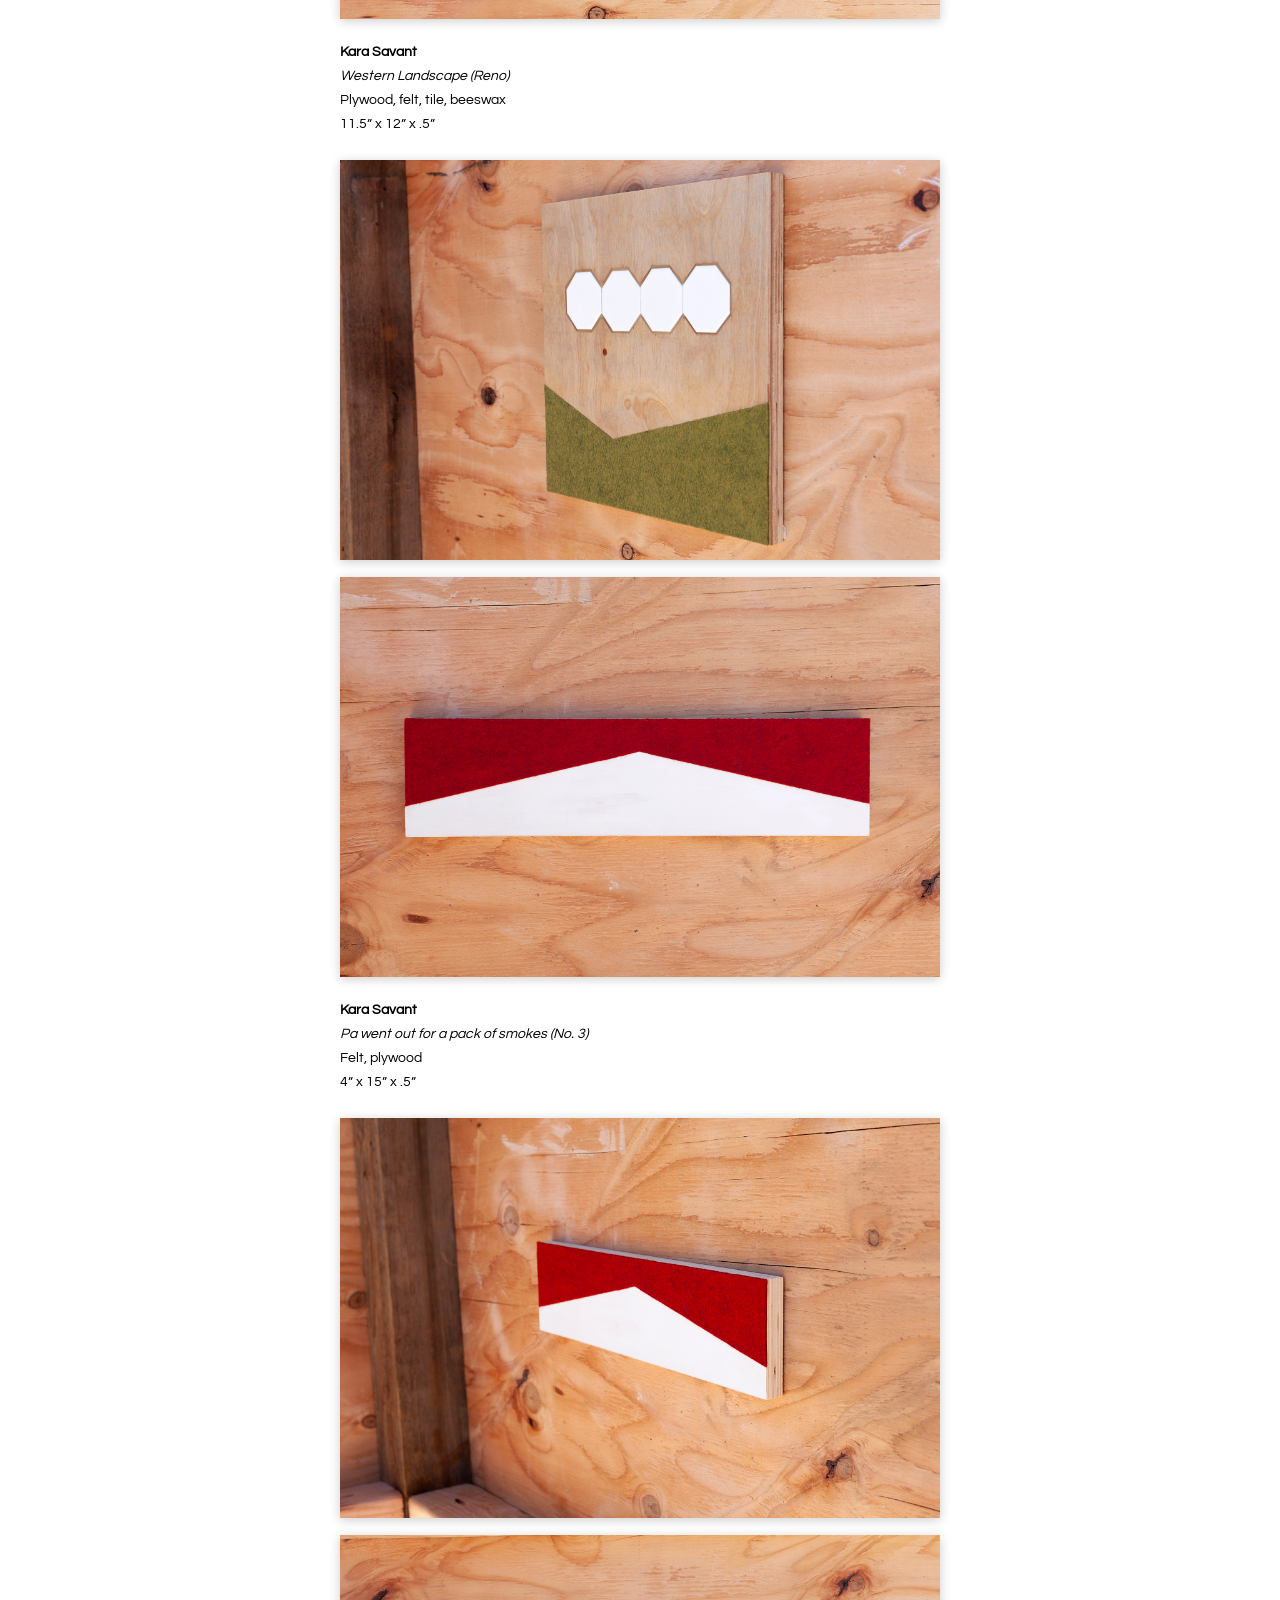
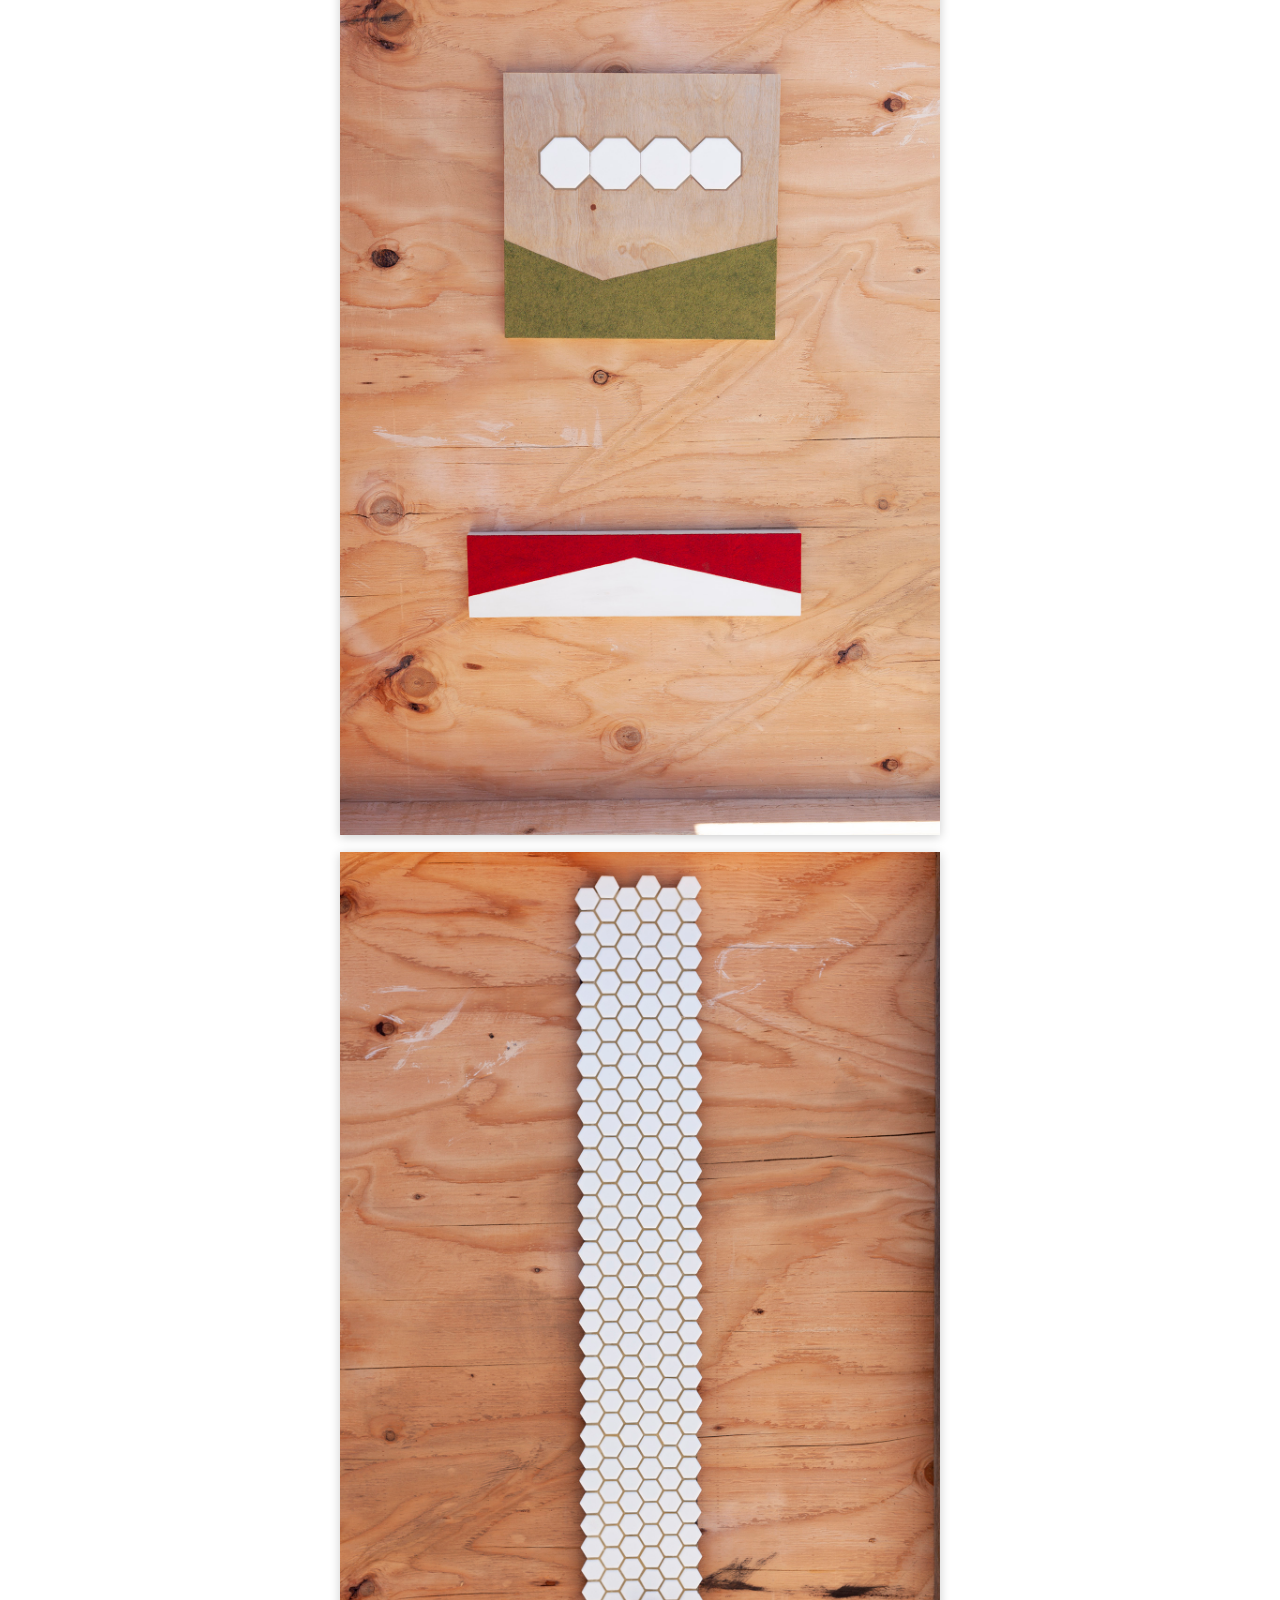
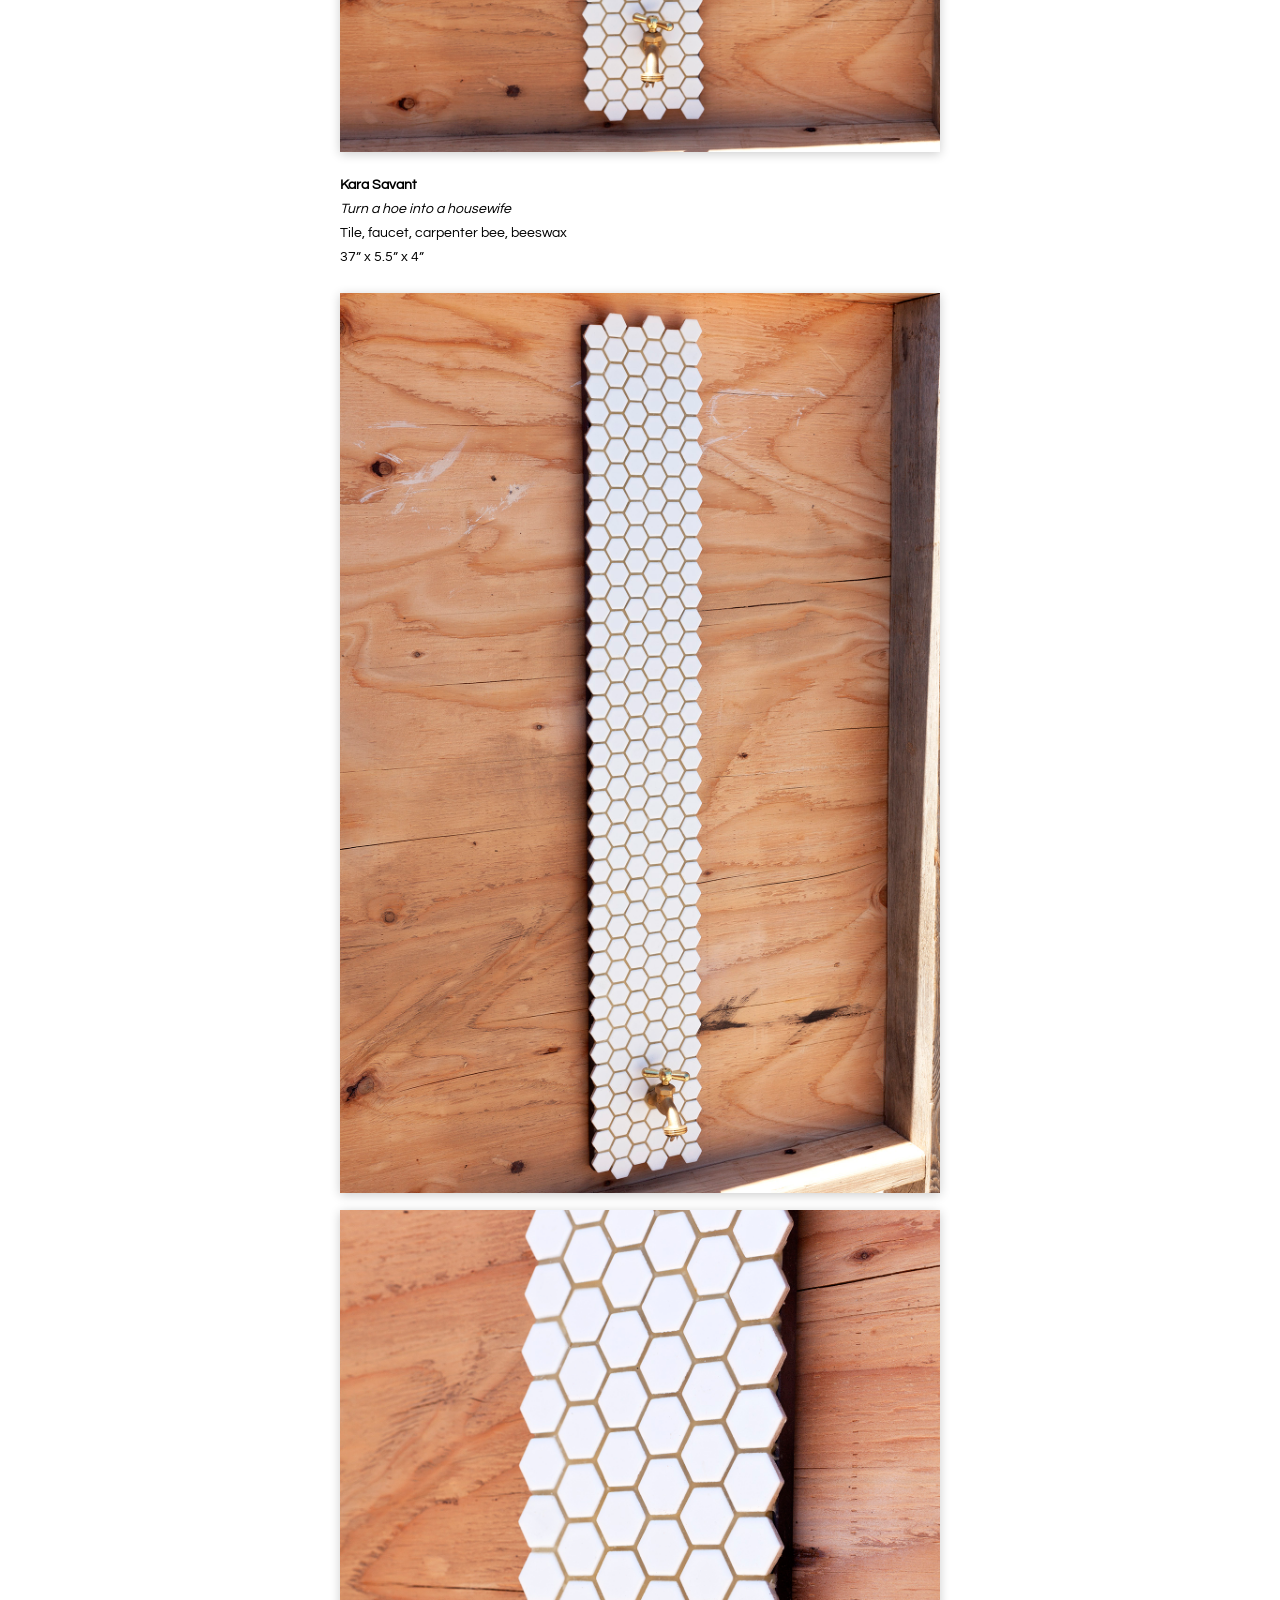
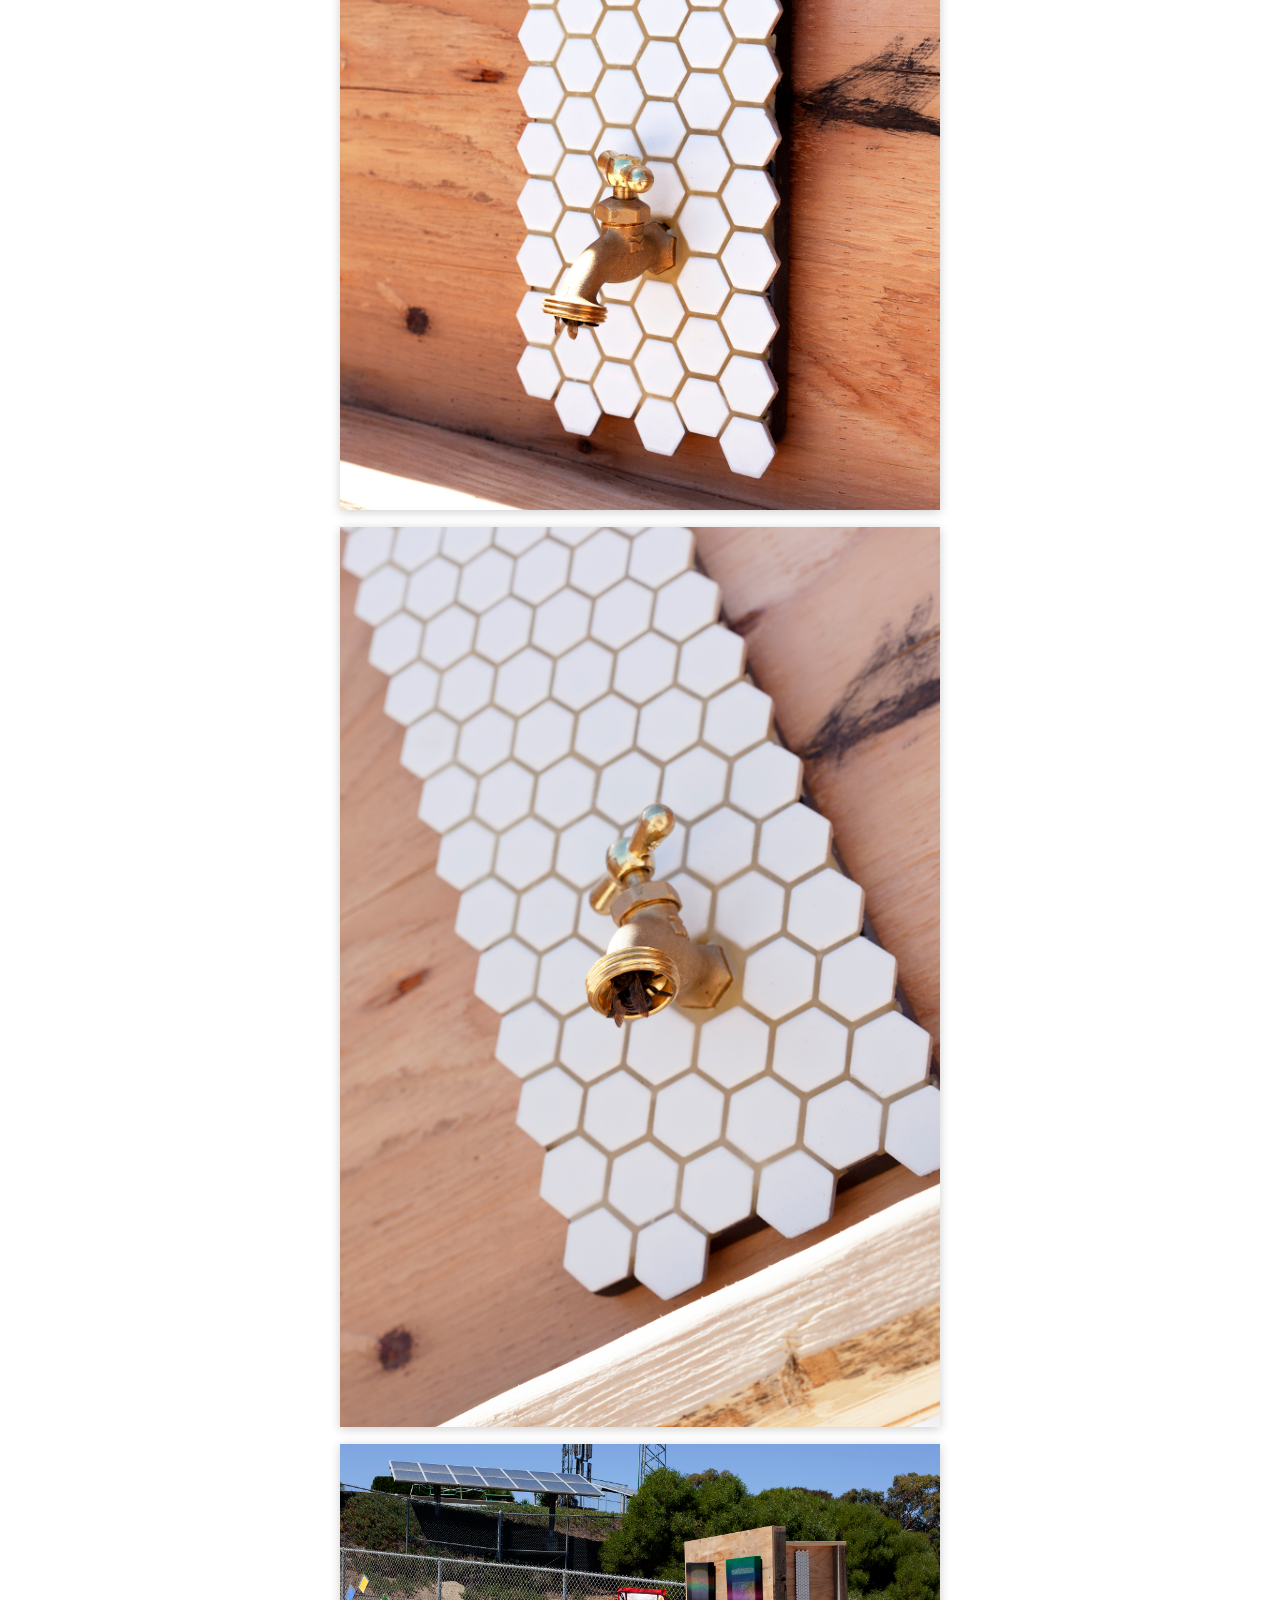
<file: vanishing-point.html>
<!DOCTYPE html>
<html lang="en">

<head>
    <meta charset="UTF-8">
    <meta http-equiv="X-UA-Compatible" content="ie=edge">
    <meta name="viewport" content="width=device-width, initial-scale=1.0">
    <title>window mine</title>
    <link rel="shortcut icon" href="images/favicon.jpg">
<link rel="stylesheet" href="https://cdnjs.cloudflare.com/ajax/libs/font-awesome/4.7.0/css/font-awesome.min.css">
<link rel="stylesheet" href="shared.css">
</head>
<body>

<!-- Simulate a smartphone / tablet -->
<div class="main-header">

  <div id="mySidenav" class="sidenav">
    <a href="javascript:void(0)" class="closebtn" onclick="closeNav()">&times;</a>
    <strong><u><i><a href="#">Archive</a></i></u></strong>
    <a href="biggest-little-kisses">Biggest Little Kisses</a>
    <a href="vanishing-point">Vanishing Point</a>
    <a href="omar-pierce-bygones">Omar Pierce</a>
    <a href="john-knight-fools-paradise">John Knight</a>
    <a href="alberto-garcia-rodriguez-breathing-down-my-neck">Alberto Garcia Rodriguez</a>
    <a href="ally-messer-petals-from-daisies">Ally Messer</a>
    <a href="samantha-buchanan-pigment-figment">Samantha Buchanan</a>
    <a href="kellee-morgado-alter">Kellee Morgado</a>
    <a href="noah-greene-the-house-is-shallow">Noah Greene</a>
    <a href="ashley-westwood-ruination">Ashley Westwood</a>
    <a href="fiona-mcelhany-party">Fiona McElhany</a>
    <a href="ray-mueller-ties-that-bind">Ray Mueller</a>
    <strong><a href="about">About</a></strong>
    <i><a href="mailto:windowmine2020@gmail.com" target="_blank">windowmine2020@gmail.com</a></i>
    <i><a href="https://www.instagram.com/window.mine/" target="_blank">instagram.com/window.mine</a></i>
  </div>

  <!-- Top Navigation Menu -->
  <div class="topnav">
    <a href="https://windowmine.com/" class="active"><img src="images/Window-Mine-Logo.png"></a>
    <a href="javascript:void(0);" class="icon" onclick="openNav()">
      <i class="fa fa-bars"></i>
    </a>
  </div>
</div>

<div class="main">
  <h1>Vanishing Point</h1>
  <p><i>Other Places art fair</i></p>
  <p>September 11 – 12, 2021</p>
  <img class="myImg" src="images/window mine - HP Galleries - OPaf - Vanishing Point Flyer.jpeg">
  <p><strong>Vanishing Point</strong></p>
  <p>
    A small selection of artists representing Northern Nevada organized by HP Galleries and window mine, 
    two DIY art spaces located in Reno, Nevada. The title of the project pays homage to the experience of 
    driving through Nevada landscapes, the vastness of the open space, and of course to the classic psychedelic road 
    movie of the same name following a high speed chase through the Nevada desert on an escape to California.
  </p>
  <p>
    <a href="https://www.hollandreno.org/art/" target="_blank">hollandreno.org/art</a> | 
    <a href="https://www.instagram.com/hpgalleries/" target="_blank">@hpgalleries</a>
  </p>
  <p><strong>OPaf</strong></p>
  <p>
    Fluid in definition, bonded by an intention to operate in other places outside the traditional art gallery systems, 
    OPaf (Other Places art fair) features participants presenting site-specific booths encapsulating their projects 
    and programming. Representing the growing movement of hard-to-define art spaces, OPaf provides an alternative 
    art fair structure designed specifically for these unconventional projects.
  </p>
  <p>
    <a href="http://www.opaf.info/" target="_blank">opaf.info</a> | 
    <a href="https://www.instagram.com/otherplacesartfair/" target="_blank">@otherplacesartfair</a>
  </p>
  <img class="myImg" src="images/window mine - HP Galleries - OPaf - 001 Installation.jpg">
  <img class="myImg" src="images/window mine - HP Galleries - OPaf - 002 Installation.jpg">
  <img class="myImg" src="images/window mine - HP Galleries - OPaf - 003 Häsler R Gómez.jpg">
  <p>
    <strong>Häsler R. Gómez (h.r.g.)</strong> was born in Guatemala City, Guatemala in
    1993, but has lived in the United States since the age of four. As an undocumented-queer-man, his work predominantly investigates
    issues of personal, political, and social desire, and probes the complexities and connections between language, history,
    immigration, gender, and oppression. Gómez holds a Bachelor of Fine Arts in Studio Art and a Bachelor of Arts in Psychology from the
    University of Nevada, Reno. His work has been exhibited nationally, most recently at Alberta Abbey in Portland, OR; Zygote Press in
    Cleveland, OH; Third Room Project in Portland, OR; Axis Gallery in Sacramento, CA; Trestle Gallery in Brooklyn, NY; and currently at
    Sierra Nevada University in Incline Village, NV.
  </p>
  <p>
    <i>The works I create make reference to the construction site, the home, and sacred spaces in order to evoke, give physicality to, and
    memorialize the experiences of marginalized peoples. My work is steeped in the poetics of oppression: from a reductive visual
    language to a limited use of materials to esoteric references; my work hinges on creating a power dynamic where the work and the viewer
    are simultaneously the oppressor and the oppressed. At times, the work presents itself as seemingly mundane or unassuming, while
    at other times inaccessible and elusive. By utilizing these aesthetic and conceptual strategies, I aim to reframe the ways in which
    the narratives of the marginalized are represented, from ones of aggression and defeat to ones of resilience and resistance.</i>
  </p>
  <p>
    <a href="https://www.haslergomez.com/" target="_blank">haslergomez.com</a> | 
    <a href="https://www.instagram.com/haslergomez/" target="_blank">@haslergomez</a>
  </p>
  <img class="myImg" src="images/window mine - HP Galleries - OPaf - 004 Häsler R Gómez.jpg">
  <p>
    <strong>Häsler R Gómez</strong><br>
    <i>Untitled (Manna)</i><br>
    Bolillo bread, hydrocal, bone dust, enamel, salt water, furring strips, screws<br>
    2020 - 2021
  </p>
  <img class="myImg" src="images/window mine - HP Galleries - OPaf - 005 Häsler R Gómez.jpg">
  <p>
    <strong>Häsler R Gómez</strong><br>
    <i>Unnamed (Body Bags I, V)</i><br>
    Performance in which the artist lays his ankles on sandbags filled with 
    polymeric sand and “plays dead” until an imprint is left/performance in 
    which the artist kneels and prays on sandbags filled with polymeric sand 
    until an imprint is left, furring strips, screws<br>
    2018 - 2021
  </p>
  <img class="myImg" src="images/window mine - HP Galleries - OPaf - 006 Installation.jpg">
  <img class="myImg" src="images/window mine - HP Galleries - OPaf - 007 Installation.jpg">
  <img class="myImg" src="images/window mine - HP Galleries - OPaf - 008 Kara Savant.jpg">
  <p>
    As a fifth generation Nevadan, <strong>Kara Savant</strong> is strongly rooted in her home state.
    As a child, she spent countless hours alongside her seven siblings constructing
    forts out of recycled wood and hardware found out in the rural hills of Elko,
    Nevada. Her infatuation of creating something out of nothing later translated
    into her 3D art practice where she now spends her time using found objects and
    various building materials to construct work that speak to the home, gender
    roles, and the ever-changing social landscapes we inhabit. Kara currently
    resides in Reno, Nevada, working for the University of Nevada, Reno Sculpture
    Department in order to put food on the table for her wife and cat.
  </p>
  <p>
    <a href="https://www.karasavant.com/" target="_blank">karasavant.com</a> | 
    <a href="https://www.instagram.com/karasavant/" target="_blank">@karasavant</a>
  </p>
  <img class="myImg" src="images/window mine - HP Galleries - OPaf - 009 Kara Savant.jpg">
  <p>
    <strong>Kara Savant</strong><br>
    <i>Western Landscape</i><br>
    Felt, plywood, coyote skull, beeswax<br>
    10” x 46.5” x 4”
  </p>
  <img class="myImg" src="images/window mine - HP Galleries - OPaf - 010 Kara Savant.jpg">
  <img class="myImg" src="images/window mine - HP Galleries - OPaf - 011 Kara Savant.jpg">
  <img class="myImg" src="images/window mine - HP Galleries - OPaf - 012 Kara Savant.jpg">
  <img class="myImg" src="images/window mine - HP Galleries - OPaf - 013 Kara Savant.jpg">
  <p>
    <strong>Kara Savant</strong><br>
    <i>Western Landscape (Reno)</i><br>
    Plywood, felt, tile, beeswax<br>
    11.5” x 12” x .5”
  </p>
  <img class="myImg" src="images/window mine - HP Galleries - OPaf - 014 Kara Savant.jpg">
  <img class="myImg" src="images/window mine - HP Galleries - OPaf - 015 Kara Savant.jpg">
  <p>
    <strong>Kara Savant</strong><br>
    <i>Pa went out for a pack of smokes (No. 3)</i><br>
    Felt, plywood<br>
    4” x 15” x .5”
  </p>
  <img class="myImg" src="images/window mine - HP Galleries - OPaf - 016 Kara Savant.jpg">
  <img class="myImg" src="images/window mine - HP Galleries - OPaf - 017 Kara Savant.jpg">
  <img class="myImg" src="images/window mine - HP Galleries - OPaf - 018 Kara Savant.jpg">
  <p>
    <strong>Kara Savant</strong><br>
    <i>Turn a hoe into a housewife</i><br>
    Tile, faucet, carpenter bee, beeswax<br>
    37” x 5.5” x 4” 
  </p>
  <img class="myImg" src="images/window mine - HP Galleries - OPaf - 019 Kara Savant.jpg">
  <img class="myImg" src="images/window mine - HP Galleries - OPaf - 020 Kara Savant.jpg">
  <img class="myImg" src="images/window mine - HP Galleries - OPaf - 021 Kara Savant.jpg">
  <img class="myImg" src="images/window mine - HP Galleries - OPaf - 022 Installation.jpg">
  <img class="myImg" src="images/window mine - HP Galleries - OPaf - 023 Installation.jpg">
  <p>
    <strong>Samantha Buchanan</strong> is an artist and educator currently enjoying the higher altitudes of Reno, Nevada. Her
    monoprints, composed of layers of mesh and other semi-transparent perforated material, address the
    inherent subjectivity of perception with an emphasis on color and the experiential elements of space, light,
    and movement. She has exhibited both nationally and internationally and has work in several permanent
    collections including the University of Tennessee, Knoxville and the Limerick School of Art and Design in
    Limerick Ireland. Sam teaches Printmaking and Visual Foundations at the University of Nevada, Reno.
  </p>
  <p>
    <a href="https://samantha-buchanan.com/home.html" target="_blank">samantha-buchanan.com</a> | 
    <a href="https://www.instagram.com/_sambuchanan_/" target="_blank">@_sambuchanan_</a>
  </p>
  <img class="myImg" src="images/window mine - HP Galleries - OPaf - 024 Samantha Buchanan.jpg">
  <p>
    <strong>Samantha Buchanan</strong><br>
    <i>Party Animal 1</i><br>
    Ink on fiberglass mesh and paper<br>
    22” x 18”
  </p>
  <img class="myImg" src="images/window mine - HP Galleries - OPaf - 025 Samantha Buchanan.jpg">
  <img class="myImg" src="images/window mine - HP Galleries - OPaf - 026 Samantha Buchanan.jpg">
  <img class="myImg" src="images/window mine - HP Galleries - OPaf - 027 Samantha Buchanan.jpg">
  <img class="myImg" src="images/window mine - HP Galleries - OPaf - 028 Samantha Buchanan.jpg">
  <p>
    <strong>Samantha Buchanan</strong><br>
    <i>Party Animal 2</i><br>
    Ink on fiberglass mesh and paper<br>
    22” x 18”
  </p>
  <img class="myImg" src="images/window mine - HP Galleries - OPaf - 029 Samantha Buchanan.jpg">
  <img class="myImg" src="images/window mine - HP Galleries - OPaf - 030 Samantha Buchanan.jpg">
  <p>
    <strong>Samantha Buchanan</strong><br>
    <i>Party Animal 3</i><br>
    Ink on fiberglass mesh and paper<br>
    22” x 18”
  </p>
  <img class="myImg" src="images/window mine - HP Galleries - OPaf - 031 Samantha Buchanan.jpg">
  <img class="myImg" src="images/window mine - HP Galleries - OPaf - 033 Samantha Buchanan.jpg">
  <img class="myImg" src="images/window mine - HP Galleries - OPaf - 032 Samantha Buchanan.jpg">
  <img class="myImg" src="images/window mine - HP Galleries - OPaf - 034 Installation.jpg">
  <img class="myImg" src="images/window mine - HP Galleries - OPaf - 035 Cesar Piedra.jpg">
  <p>
    <strong>Cesar Piedra</strong> is an interdisciplinary artist based out of Reno, Nv.<br><br>
    I blend post-classic Mesoamerican and contemporary Mexican-American iconography and subject matter, to
    create contemplative works of art through a mashup of aesthetics, culture, and history, that is derived from
    personal experience as a Mexican-American, LatinX, Chicano, etc… (just your average brown kid) who grew
    up in-between cultures in the United States of America seeking knowledge on what it means to be.
  </p>
  <p>
    <a href="https://www.cesarpiedra.com/" target="_blank">cesarpiedra.com</a> | 
    <a href="https://www.instagram.com/ylasllaves/" target="_blank">@ylasllaves</a>
  </p>
  <img class="myImg" src="images/window mine - HP Galleries - OPaf - 036 Cesar Piedra.jpg">
  <p>
    <strong>Cesar Piedra</strong><br>
    <i>Canijos Caninos</i><br>
    Wool roving on synthetic felt<br>
    36” x 36”
  </p>
  <img class="myImg" src="images/window mine - HP Galleries - OPaf - 037 Installation.jpg">
  <img class="myImg" src="images/window mine - HP Galleries - OPaf - 038 Hannah Huntley.jpg">
  <p>
    <strong>Hannah Huntley</strong> was raised in Reno, Nevada. Huntley received her Bachelor of Fine Art
    at the University of Nevada, Reno in 2019. Huntley’s work revolves around body image, societal gender roles, domesticity, and beauty
    in the shape of insects, cowboys, or personified inanimate objects. She uses nostalgic narratives and imagery in order to relate and connect
    with a wide audience. Huntley’s main goal is to change the way people view their insecurities and differences.
  </p>
  <p>
    <a href="https://www.instagram.com/hannahlizhuntley/" target="_blank">@hannahlizhuntley</a>
  </p>
  <img class="myImg" src="images/window mine - HP Galleries - OPaf - 039 Hannah Huntley.jpg">
  <p>
    <strong>Hannah Huntley</strong><br>
    <i>Untitled</i><br>
    Acrylic yarn, foam core, thread, fabric<br>
    23” x 13” x 7”
  </p>
  <img class="myImg" src="images/window mine - HP Galleries - OPaf - 040 Hannah Huntley.jpg">
  <img class="myImg" src="images/window mine - HP Galleries - OPaf - 041 Hannah Huntley.jpg">
  <img class="myImg" src="images/window mine - HP Galleries - OPaf - 042 Hannah Huntley.jpg">
  <p>
    <strong>Hannah Huntley</strong><br>
    <i>Untitled</i><br>
    Acrylic yarn, foam core, thread, fabric<br>
    16” x 9” x 7”
  </p>
  <img class="myImg" src="images/window mine - HP Galleries - OPaf - 043 Hannah Huntley.jpg">
  <img class="myImg" src="images/window mine - HP Galleries - OPaf - 044 Hannah Huntley.jpg">
  <p>
    <strong>Hannah Huntley</strong><br>
    <i>Untitled</i><br>
    Acrylic yarn, foam core, thread, fabric<br>
    28” x 13” x 8”
  </p>
  <img class="myImg" src="images/window mine - HP Galleries - OPaf - 045 Installation.jpg">
  <img class="myImg" src="images/window mine - HP Galleries - OPaf - 047 Häsler R Gómez.jpg">
  <img class="myImg" src="images/window mine - HP Galleries - OPaf - 048 Häsler R Gómez.jpg">
  <p>
    <strong>Häsler R Gómez</strong><br>
    <i>Untitled (Tablet III, IV, V)</i><br>
    Copies of the wall street journal newspaper depicting “tragedies,” painter’s
    tape, masking tape, drywall tape, chicken wire, fence post concrete, tar,
    enamel, furring strips, screws<br>
    2019 - 2021
  </p>
  <img class="myImg" src="images/window mine - HP Galleries - OPaf - 049 Häsler R Gómez.jpg">
  <img class="myImg" src="images/window mine - HP Galleries - OPaf - 050 Häsler R Gómez.jpg">
  <img class="myImg" src="images/window mine - HP Galleries - OPaf - 051 Häsler R Gómez.jpg">
</div>

<!-- The Modal -->
<div id="myModal" class="modal">
  <span class="close">&times;</span>
  <img class="modal-content" id="img01">
  <!-- <div id="caption"></div> -->
</div>

<script src="shared.js"></script>

</body>
</html>
</file>
<file: shared.css>
@import url('https://fonts.googleapis.com/css2?family=Questrial&display=swap');
body {
    font-family: 'Questrial', sans-serif;
  }
  
  .main-header {
    transition: margin-left .5s;
  }
  
  .topnav {
    overflow: hidden;
    position: fixed;
    width: 100%;
    left: 0;
    top: 0;
    z-index: 1;
    background-color: white;
    box-shadow: 0 1px 2px 0 rgba(0, 0, 0, 0.1);
  }

  .topnav img {
    height: 2.5rem;
  }
  
  .topnav a {
    color: black;
    text-decoration: none;
    font-size: 17px;
    display: block;
    padding: 10px;
  }
  
  .topnav a.icon {
    display: block;
    position: absolute;
    top: .5rem;
    right: 0;
    font-size: 25px;
  }
  
  .topnav a:hover {
    color: black;
  }
  
  .active {
    color: black;
  }
  
  .sidenav {
    height: 100%;
    width: 0;
    position: fixed;
    z-index: 2;
    top: 0;
    right: 0;
    background-color: white;
    border-left: thin;
    overflow-x: hidden;
    transition: 0.5s;
    box-shadow: 0 1px 2px 0 rgba(0, 0, 0, 0.1);
  }

  .sidenav a {
    padding: 8px 8px 8px 16px;
    text-decoration: none;
    font-size: 14px;
    color: grey;
    display: block;
    transition: 0.3s;
  }
  
  .sidenav a:hover {
    color: #c71d41;
  }
  
  .sidenav .closebtn {
    font-size: 35px;
  }

  .main {
    width: 600px;
    max-width: 100%;
    margin: auto;
    padding-top: 75px;
    transition: margin-left .5s;
    line-height: 24px;
  }

  .main h1, h2 {
    font-size: 14px;
    font-weight: 600;
  }
  
  .main p {
    font-size: 14px;
  }

  .myImg {
    width: 100%;
    max-width: 600px;
    height: auto;
    position: relative;
    margin: 10px 10px 0px 0px;
    box-shadow: 0 2px 10px 0 rgba(0, 0, 0, 0.2);
    cursor: pointer;
    transition: 0.3s;
  }

  .myImg:hover {
    opacity: 0.7;
  }

  .main a {
    font-style: italic;
    font-weight: 600;
    color: #c71d41;
    text-decoration: none;
  }

  .main a:hover {
    color: #e97e95;
  }

  /* The Modal (background) */
.modal {
  display: none; /* Hidden by default */
  position: fixed; /* Stay in place */
  z-index: 3; /* Sit on top */
  padding-top: 100px; /* Location of the box */
  left: 0;
  top: 0;
  width: 100%; /* Full width */
  height: 100%; /* Full height */
  overflow: auto; /* Enable scroll if needed */
  background-color: rgb(0,0,0); /* Fallback color */
  background-color: rgba(0,0,0,0.8); /* Black w/ opacity */
}

/* Modal Content (image) */
.modal-content {
  margin: auto;
  display: block;
  position: fixed;
  max-height: 90%;
  max-width: 90%;
  top: 50%;
  left: 50%;
  transform: translate(-50%, -50%);
}

/* Caption of Modal Image */
#caption {
  margin: auto;
  display: block;
  max-height: 90%;
  max-width: 90%;
  text-align: center;
  color: #ccc;
  padding: 10px 0;
  height: 150px;
}

/* Add Animation 
.modal-content, #caption {    
  -webkit-animation-name: zoom;
  -webkit-animation-duration: 0.6s;
  animation-name: zoom;
  animation-duration: 0.6s;
}

@-webkit-keyframes zoom {
  from {-webkit-transform:translate(0, 0)} 
  to {-webkit-transform:translate(-50%, -50%)}
}

@keyframes zoom {
  from {transform:translate(0, 0)} 
  to {transform:translate(-50%, -50%)}
}*/

/* The Close Button */
.close {
  position: absolute;
  top: 10px;
  right: 11px;
  color: #f1f1f1;
  font-size: 35px;
  transition: 0.3s;
}

.close:hover,
.close:focus {
  color: #c71d41;
  text-decoration: none;
  cursor: pointer;
}

/* 90% Image Widsth on Smaller Screens 
@media only screen and (max-width: 700px){
  .modal-content {
      width: 90%;
  }
} */
</file>
